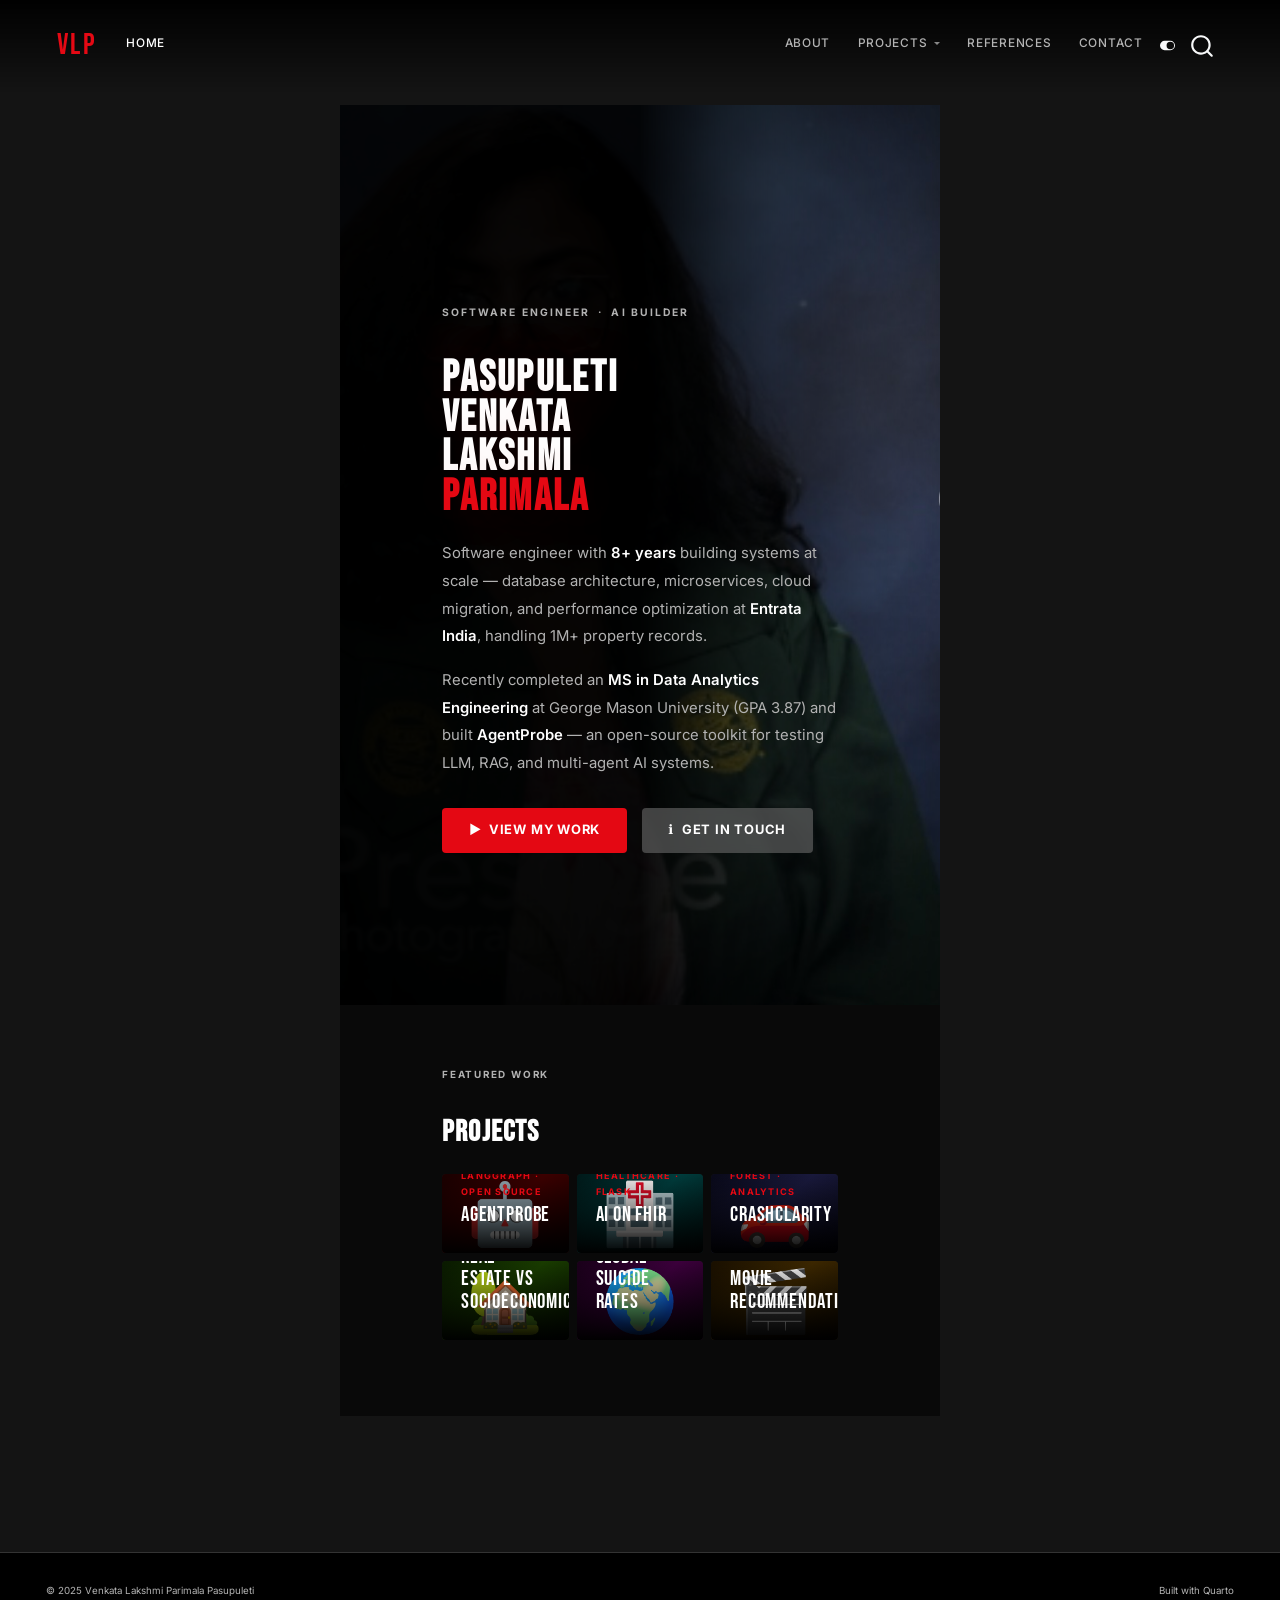
<file: docs/index.html>
<!DOCTYPE html>
<html xmlns="http://www.w3.org/1999/xhtml" lang="en" xml:lang="en"><head>

<meta charset="utf-8">
<meta name="generator" content="quarto-1.9.36">

<meta name="viewport" content="width=device-width, initial-scale=1.0, user-scalable=yes">


<title>VLP</title>
<style>
/* Default styles provided by pandoc.
** See https://pandoc.org/MANUAL.html#variables-for-html for config info.
*/
code{white-space: pre-wrap;}
span.smallcaps{font-variant: small-caps;}
div.columns{display: flex; gap: min(4vw, 1.5em);}
div.column{flex: auto; overflow-x: auto;}
div.hanging-indent{margin-left: 1.5em; text-indent: -1.5em;}
ul.task-list{list-style: none;}
ul.task-list li input[type="checkbox"] {
  width: 0.8em;
  margin: 0 0.8em 0.2em -1em; /* quarto-specific, see https://github.com/quarto-dev/quarto-cli/issues/4556 */ 
  vertical-align: middle;
}
</style>


<script src="site_libs/quarto-nav/quarto-nav.js"></script>
<script src="site_libs/quarto-nav/headroom.min.js"></script>
<script src="site_libs/clipboard/clipboard.min.js"></script>
<script src="site_libs/quarto-search/autocomplete.umd.js"></script>
<script src="site_libs/quarto-search/fuse.min.js"></script>
<script src="site_libs/quarto-search/quarto-search.js"></script>
<meta name="quarto:offset" content="./">
<link href="./images/myimage.jpg" rel="icon" type="image/jpeg">
<script src="site_libs/quarto-html/quarto.js" type="module"></script>
<script src="site_libs/quarto-html/tabsets/tabsets.js" type="module"></script>
<script src="site_libs/quarto-html/popper.min.js"></script>
<script src="site_libs/quarto-html/tippy.umd.min.js"></script>
<script src="site_libs/quarto-html/anchor.min.js"></script>
<link href="site_libs/quarto-html/tippy.css" rel="stylesheet">
<link href="site_libs/quarto-html/quarto-syntax-highlighting-dbc92dda8186f57fa2e333fbb71d6a9d.css" rel="stylesheet" class="quarto-color-scheme" id="quarto-text-highlighting-styles">
<link href="site_libs/quarto-html/quarto-syntax-highlighting-dark-dbc92dda8186f57fa2e333fbb71d6a9d.css" rel="stylesheet" class="quarto-color-scheme quarto-color-alternate" id="quarto-text-highlighting-styles">
<link href="site_libs/quarto-html/quarto-syntax-highlighting-dbc92dda8186f57fa2e333fbb71d6a9d.css" rel="stylesheet" class="quarto-color-scheme-extra" id="quarto-text-highlighting-styles">
<script src="site_libs/bootstrap/bootstrap.min.js"></script>
<link href="site_libs/bootstrap/bootstrap-icons.css" rel="stylesheet">
<link href="site_libs/bootstrap/bootstrap-f359c76eebcb751ca8f6a763dfcaf068.min.css" rel="stylesheet" append-hash="true" class="quarto-color-scheme" id="quarto-bootstrap" data-mode="light">
<link href="site_libs/bootstrap/bootstrap-dark-ee1acf71531af147f566b54c1d2030bc.min.css" rel="stylesheet" append-hash="true" class="quarto-color-scheme quarto-color-alternate" id="quarto-bootstrap" data-mode="dark">
<link href="site_libs/bootstrap/bootstrap-f359c76eebcb751ca8f6a763dfcaf068.min.css" rel="stylesheet" append-hash="true" class="quarto-color-scheme-extra" id="quarto-bootstrap" data-mode="light">
<script id="quarto-search-options" type="application/json">{
  "location": "navbar",
  "copy-button": false,
  "collapse-after": 3,
  "panel-placement": "end",
  "type": "overlay",
  "limit": 50,
  "keyboard-shortcut": [
    "f",
    "/",
    "s"
  ],
  "show-item-context": false,
  "language": {
    "search-no-results-text": "No results",
    "search-matching-documents-text": "matching documents",
    "search-copy-link-title": "Copy link to search",
    "search-hide-matches-text": "Hide additional matches",
    "search-more-match-text": "more match in this document",
    "search-more-matches-text": "more matches in this document",
    "search-clear-button-title": "Clear",
    "search-text-placeholder": "",
    "search-detached-cancel-button-title": "Cancel",
    "search-submit-button-title": "Submit",
    "search-label": "Search"
  }
}</script>
<style>html{ scroll-behavior: smooth; }</style>


</head>

<body class="nav-fixed quarto-dark"><script id="quarto-html-before-body" type="application/javascript">
    const toggleBodyColorMode = (bsSheetEl) => {
      const mode = bsSheetEl.getAttribute("data-mode");
      const bodyEl = window.document.querySelector("body");
      if (mode === "dark") {
        bodyEl.classList.add("quarto-dark");
        bodyEl.classList.remove("quarto-light");
      } else {
        bodyEl.classList.add("quarto-light");
        bodyEl.classList.remove("quarto-dark");
      }
    }
    const toggleBodyColorPrimary = () => {
      const bsSheetEl = window.document.querySelector("link#quarto-bootstrap:not([rel=disabled-stylesheet])");
      if (bsSheetEl) {
        toggleBodyColorMode(bsSheetEl);
      }
    }
    const setColorSchemeToggle = (alternate) => {
      const toggles = window.document.querySelectorAll('.quarto-color-scheme-toggle');
      for (let i=0; i < toggles.length; i++) {
        const toggle = toggles[i];
        if (toggle) {
          if (alternate) {
            toggle.classList.add("alternate");
          } else {
            toggle.classList.remove("alternate");
          }
        }
      }
    };
    const toggleColorMode = (alternate) => {
      // Switch the stylesheets
      const primaryStylesheets = window.document.querySelectorAll('link.quarto-color-scheme:not(.quarto-color-alternate)');
      const alternateStylesheets = window.document.querySelectorAll('link.quarto-color-scheme.quarto-color-alternate');
      manageTransitions('#quarto-margin-sidebar .nav-link', false);
      if (alternate) {
        // note: dark is layered on light, we don't disable primary!
        enableStylesheet(alternateStylesheets);
        for (const sheetNode of alternateStylesheets) {
          if (sheetNode.id === "quarto-bootstrap") {
            toggleBodyColorMode(sheetNode);
          }
        }
      } else {
        disableStylesheet(alternateStylesheets);
        enableStylesheet(primaryStylesheets)
        toggleBodyColorPrimary();
      }
      manageTransitions('#quarto-margin-sidebar .nav-link', true);
      // Switch the toggles
      setColorSchemeToggle(alternate)
      // Hack to workaround the fact that safari doesn't
      // properly recolor the scrollbar when toggling (#1455)
      if (navigator.userAgent.indexOf('Safari') > 0 && navigator.userAgent.indexOf('Chrome') == -1) {
        manageTransitions("body", false);
        window.scrollTo(0, 1);
        setTimeout(() => {
          window.scrollTo(0, 0);
          manageTransitions("body", true);
        }, 40);
      }
    }
    const disableStylesheet = (stylesheets) => {
      for (let i=0; i < stylesheets.length; i++) {
        const stylesheet = stylesheets[i];
        stylesheet.rel = 'disabled-stylesheet';
      }
    }
    const enableStylesheet = (stylesheets) => {
      for (let i=0; i < stylesheets.length; i++) {
        const stylesheet = stylesheets[i];
        if(stylesheet.rel !== 'stylesheet') { // for Chrome, which will still FOUC without this check
          stylesheet.rel = 'stylesheet';
        }
      }
    }
    const manageTransitions = (selector, allowTransitions) => {
      const els = window.document.querySelectorAll(selector);
      for (let i=0; i < els.length; i++) {
        const el = els[i];
        if (allowTransitions) {
          el.classList.remove('notransition');
        } else {
          el.classList.add('notransition');
        }
      }
    }
    const isFileUrl = () => {
      return window.location.protocol === 'file:';
    }
    const hasAlternateSentinel = () => {
      let styleSentinel = getColorSchemeSentinel();
      if (styleSentinel !== null) {
        return styleSentinel === "alternate";
      } else {
        return false;
      }
    }
    const setStyleSentinel = (alternate) => {
      const value = alternate ? "alternate" : "default";
      if (!isFileUrl()) {
        window.localStorage.setItem("quarto-color-scheme", value);
      } else {
        localAlternateSentinel = value;
      }
    }
    const getColorSchemeSentinel = () => {
      if (!isFileUrl()) {
        const storageValue = window.localStorage.getItem("quarto-color-scheme");
        return storageValue != null ? storageValue : localAlternateSentinel;
      } else {
        return localAlternateSentinel;
      }
    }
    const toggleGiscusIfUsed = (isAlternate, darkModeDefault) => {
      const baseTheme = document.querySelector('#giscus-base-theme')?.value ?? 'light';
      const alternateTheme = document.querySelector('#giscus-alt-theme')?.value ?? 'dark';
      let newTheme = '';
      if(authorPrefersDark) {
        newTheme = isAlternate ? baseTheme : alternateTheme;
      } else {
        newTheme = isAlternate ? alternateTheme : baseTheme;
      }
      const changeGiscusTheme = () => {
        // From: https://github.com/giscus/giscus/issues/336
        const sendMessage = (message) => {
          const iframe = document.querySelector('iframe.giscus-frame');
          if (!iframe) return;
          iframe.contentWindow.postMessage({ giscus: message }, 'https://giscus.app');
        }
        sendMessage({
          setConfig: {
            theme: newTheme
          }
        });
      }
      const isGiscussLoaded = window.document.querySelector('iframe.giscus-frame') !== null;
      if (isGiscussLoaded) {
        changeGiscusTheme();
      }
    };
    const authorPrefersDark = true;
    const darkModeDefault = authorPrefersDark;
    let localAlternateSentinel = darkModeDefault ? 'alternate' : 'default';
    // Dark / light mode switch
    window.quartoToggleColorScheme = () => {
      // Read the current dark / light value
      let toAlternate = !hasAlternateSentinel();
      toggleColorMode(toAlternate);
      setStyleSentinel(toAlternate);
      toggleGiscusIfUsed(toAlternate, darkModeDefault);
      window.dispatchEvent(new Event('resize'));
    };
    // Switch to dark mode if need be
    if (hasAlternateSentinel()) {
      toggleColorMode(true);
    } else {
      toggleColorMode(false);
    }
  </script>

<div id="quarto-search-results"></div>
  <header id="quarto-header" class="headroom fixed-top">
    <nav class="navbar navbar-expand-lg " data-bs-theme="dark">
      <div class="navbar-container container-fluid">
      <div class="navbar-brand-container mx-auto">
    <a class="navbar-brand" href="./index.html">
    <span class="navbar-title">VLP</span>
    </a>
  </div>
            <div id="quarto-search" class="" title="Search"></div>
          <button class="navbar-toggler" type="button" data-bs-toggle="collapse" data-bs-target="#navbarCollapse" aria-controls="navbarCollapse" role="menu" aria-expanded="false" aria-label="Toggle navigation" onclick="if (window.quartoToggleHeadroom) { window.quartoToggleHeadroom(); }">
  <span class="navbar-toggler-icon"></span>
</button>
          <div class="collapse navbar-collapse" id="navbarCollapse">
            <ul class="navbar-nav navbar-nav-scroll me-auto">
  <li class="nav-item">
    <a class="nav-link active" href="./index.html" aria-current="page"> 
<span class="menu-text">HOME</span></a>
  </li>  
</ul>
            <ul class="navbar-nav navbar-nav-scroll ms-auto">
  <li class="nav-item">
    <a class="nav-link" href="./about.html"> 
<span class="menu-text">ABOUT</span></a>
  </li>  
  <li class="nav-item dropdown ">
    <a class="nav-link dropdown-toggle" href="#" id="nav-menu-projects" role="link" data-bs-toggle="dropdown" aria-expanded="false">
 <span class="menu-text">PROJECTS</span>
    </a>
    <ul class="dropdown-menu dropdown-menu-end" aria-labelledby="nav-menu-projects">    
        <li>
    <a class="dropdown-item" href="./project_agentprobe.html">
 <span class="dropdown-text">AgentProbe — AI Testing Toolkit</span></a>
  </li>  
        <li>
    <a class="dropdown-item" href="./project_aifhir.html">
 <span class="dropdown-text">AI on FHIR — Medical NLP</span></a>
  </li>  
        <li>
    <a class="dropdown-item" href="./project_crashclarity.html">
 <span class="dropdown-text">CrashClarity — UK Road Safety</span></a>
  </li>  
        <li>
    <a class="dropdown-item" href="./project_suicide_rates.html">
 <span class="dropdown-text">Global Suicide Rates Analysis</span></a>
  </li>  
        <li>
    <a class="dropdown-item" href="./project_realestate.html">
 <span class="dropdown-text">Real Estate vs Socioeconomics</span></a>
  </li>  
    </ul>
  </li>
  <li class="nav-item">
    <a class="nav-link" href="./References.html"> 
<span class="menu-text">REFERENCES</span></a>
  </li>  
  <li class="nav-item">
    <a class="nav-link" href="./contact.html"> 
<span class="menu-text">CONTACT</span></a>
  </li>  
</ul>
          </div> <!-- /navcollapse -->
            <div class="quarto-navbar-tools">
  <a href="" class="quarto-color-scheme-toggle quarto-navigation-tool  px-1" onclick="window.quartoToggleColorScheme(); return false;" title="Toggle dark mode"><i class="bi"></i></a>
</div>
      </div> <!-- /container-fluid -->
    </nav>
</header>
<!-- content -->
<div id="quarto-content" class="quarto-container page-columns page-rows-contents page-layout-full page-navbar">
<!-- sidebar -->
<!-- margin-sidebar -->
    
<!-- main -->
<main class="content column-page" id="quarto-document-content"><header id="title-block-header" class="quarto-title-block"></header>





<style>
* { box-sizing: border-box; }
.hero-wrap {
  min-height: 100vh;
  background: linear-gradient(to right, rgba(0,0,0,0.96) 50%, rgba(0,0,0,0.55) 80%, rgba(0,0,0,0.2) 100%),
              url('images/IMG_0892.jpeg') right center / cover no-repeat;
  display: flex;
  align-items: center;
  padding: 0 8vw;
}
.proj-section {
  background: #0a0a0a;
  padding: 4rem 8vw 5rem;
  width: 100%;
}
.proj-grid {
  display: grid;
  grid-template-columns: repeat(3, 1fr);
  gap: 0.5rem;
  width: 100%;
}
.proj-card {
  position: relative;
  aspect-ratio: 16/10;
  overflow: hidden;
  cursor: pointer;
  background: #1a1a1a;
  border-radius: 4px;
  text-decoration: none !important;
  display: block;
}
.proj-card-bg {
  position: absolute; inset: 0;
  display: flex; align-items: center; justify-content: center;
  font-size: 4rem;
  transition: transform 0.5s ease;
  line-height: 1;
}
.proj-card:hover .proj-card-bg { transform: scale(1.1); }
.proj-overlay {
  position: absolute; inset: 0;
  background: linear-gradient(to top, rgba(0,0,0,0.97) 0%, rgba(0,0,0,0.4) 55%, transparent 100%);
  display: flex; flex-direction: column; justify-content: flex-end;
  padding: 1.25rem;
  transition: background 0.3s;
}
.proj-card:hover .proj-overlay {
  background: linear-gradient(to top, rgba(229,9,20,0.25) 0%, rgba(0,0,0,0.85) 100%);
}
.proj-tag {
  font-size: 0.6rem; font-weight: 700; letter-spacing: 0.14em;
  text-transform: uppercase; color: #e50914; margin-bottom: 0.3rem;
}
.proj-title {
  font-family: 'Bebas Neue', Impact, sans-serif;
  font-size: 1.35rem; letter-spacing: 0.04em; color: #fff;
  line-height: 1.1; margin-bottom: 0;
  transition: margin-bottom 0.3s;
}
.proj-desc {
  font-size: 0.74rem; color: #ccc; line-height: 1.55;
  max-height: 0; overflow: hidden;
  transition: max-height 0.4s ease, opacity 0.3s, margin 0.3s;
  opacity: 0; margin-top: 0;
}
.proj-card:hover .proj-title { margin-bottom: 0.5rem; }
.proj-card:hover .proj-desc { max-height: 80px; opacity: 1; margin-top: 0; }
.proj-link {
  display: inline-block; margin-top: 0.5rem;
  font-size: 0.68rem; font-weight: 700; letter-spacing: 0.1em;
  text-transform: uppercase; color: #e50914;
  max-height: 0; overflow: hidden; opacity: 0;
  transition: max-height 0.4s ease, opacity 0.3s 0.1s;
}
.proj-card:hover .proj-link { max-height: 30px; opacity: 1; }
@media(max-width:900px){ .proj-grid { grid-template-columns: 1fr 1fr; } .hero-wrap { padding: 0 6vw; } }
@media(max-width:540px){ .proj-grid { grid-template-columns: 1fr; } }
</style>

<!-- ── HERO ── -->
<div class="hero-wrap">
<div style="max-width:620px; padding: 7rem 0 4rem;">

  <p style="font-size:0.68rem;letter-spacing:0.2em;text-transform:uppercase;color:#e50914;font-weight:700;margin-bottom:1.25rem;">
    Software Engineer &nbsp;·&nbsp; AI Builder
  </p>

  <h1 style="font-family:'Bebas Neue',Impact,sans-serif;font-size:clamp(3.5rem,9vw,7.5rem);line-height:0.93;letter-spacing:0.04em;color:#fff;margin:0 0 1.5rem;text-shadow:0 0 60px rgba(229,9,20,0.2);">
    PASUPULETI<br>VENKATA<br>LAKSHMI<br><span style="color:#e50914;">PARIMALA</span>
  </h1>

  <p style="font-size:0.98rem;color:#b3b3b3;max-width:44ch;line-height:1.85;margin-bottom:1.1rem;">
    Software engineer with <strong style="color:#fff;">8+ years</strong> building systems at scale — database architecture, microservices, cloud migration, and performance optimization at <strong style="color:#fff;">Entrata India</strong>, handling 1M+ property records.
  </p>
  <p style="font-size:0.98rem;color:#b3b3b3;max-width:44ch;line-height:1.85;margin-bottom:2rem;">
    Recently completed an <strong style="color:#fff;">MS in Data Analytics Engineering</strong> at George Mason University (GPA&nbsp;3.87) and built <strong style="color:#fff;">AgentProbe</strong> — an open-source toolkit for testing LLM, RAG, and multi-agent AI systems.
  </p>

  <div style="display:flex;gap:1rem;flex-wrap:wrap;">
    <a href="about.html" style="display:inline-flex;align-items:center;gap:0.5rem;background:#e50914;color:#fff !important;padding:0.75rem 1.75rem;border-radius:4px;font-size:0.85rem;font-weight:700;text-decoration:none !important;letter-spacing:0.06em;">▶ &nbsp;VIEW MY WORK</a>
    <a href="contact.html" style="display:inline-flex;align-items:center;gap:0.5rem;background:rgba(109,109,109,0.6);color:#fff !important;padding:0.75rem 1.75rem;border-radius:4px;font-size:0.85rem;font-weight:700;text-decoration:none !important;letter-spacing:0.06em;backdrop-filter:blur(4px);">ℹ &nbsp;GET IN TOUCH</a>
  </div>
</div>
</div>

<!-- ── PROJECTS ── -->
<div class="proj-section">
  <p style="font-size:0.65rem;letter-spacing:0.18em;text-transform:uppercase;color:#e50914;font-weight:700;margin-bottom:0.4rem;">Featured Work</p>
  <h2 style="font-family:'Bebas Neue',Impact,sans-serif;font-size:2.4rem;letter-spacing:0.05em;color:#fff;margin:0 0 1.5rem;border:none !important;padding:0 !important;" class="anchored">PROJECTS</h2>

  <div class="proj-grid">

    <a class="proj-card" href="project_agentprobe.html">
      <div class="proj-card-bg" style="background:linear-gradient(135deg,#1a0000,#3d0000,#1a0000);">🤖</div>
      <div class="proj-overlay">
        <div class="proj-tag">AI · LangGraph · Open Source</div>
        <div class="proj-title">AgentProbe</div>
        <div class="proj-desc">Pre-deployment testing toolkit for LLM, RAG, and multi-agent systems. Three adaptive agents. Runs 100% locally.</div>
        <span class="proj-link">View Project ↗</span>
      </div>
    </a>

    <a class="proj-card" href="project_aifhir.html">
      <div class="proj-card-bg" style="background:linear-gradient(135deg,#001a1a,#003d3d,#001a1a);">🏥</div>
      <div class="proj-overlay">
        <div class="proj-tag">NLP · Healthcare · Flask</div>
        <div class="proj-title">AI on FHIR</div>
        <div class="proj-desc">Natural language queries mapped to FHIR medical APIs using LLMs and BERT. HIPAA-compliant. 60% faster retrieval.</div>
        <span class="proj-link">View Project ↗</span>
      </div>
    </a>

    <a class="proj-card" href="project_crashclarity.html">
      <div class="proj-card-bg" style="background:linear-gradient(135deg,#0a0a1a,#1a1a3d,#0a0a1a);">🚗</div>
      <div class="proj-overlay">
        <div class="proj-tag">R · Random Forest · Analytics</div>
        <div class="proj-title">CrashClarity</div>
        <div class="proj-desc">UK road accident analysis. Random Forest &amp; Logistic Regression with 85%+ accuracy. Interactive dashboards.</div>
        <span class="proj-link">View Project ↗</span>
      </div>
    </a>

    <a class="proj-card" href="project_realestate.html">
      <div class="proj-card-bg" style="background:linear-gradient(135deg,#0a1a00,#1a3d00,#0a1a00);">🏡</div>
      <div class="proj-overlay">
        <div class="proj-tag">Python · XGBoost · Docker</div>
        <div class="proj-title">Real Estate vs Socioeconomics</div>
        <div class="proj-desc">XGBoost &amp; PyTorch models on Connecticut real estate vs crime, education &amp; healthcare access (2001–2022).</div>
        <span class="proj-link">View Project ↗</span>
      </div>
    </a>

    <a class="proj-card" href="project_suicide_rates.html">
      <div class="proj-card-bg" style="background:linear-gradient(135deg,#1a001a,#3d003d,#1a001a);">🌍</div>
      <div class="proj-overlay">
        <div class="proj-tag">R · ggplot2 · WHO Data</div>
        <div class="proj-title">Global Suicide Rates</div>
        <div class="proj-desc">WHO suicide rate visualization across 190+ countries (1950–2022). Interactive maps, age group breakdowns.</div>
        <span class="proj-link">View Project ↗</span>
      </div>
    </a>

    <a class="proj-card" href="about.html">
      <div class="proj-card-bg" style="background:linear-gradient(135deg,#1a1000,#3d2800,#1a1000);">🎬</div>
      <div class="proj-overlay">
        <div class="proj-tag">Python · KNN · Power BI</div>
        <div class="proj-title">Movie Recommendation</div>
        <div class="proj-desc">KNN and collaborative filtering on MovieLens. Weighted vs unweighted similarity benchmarking with Power BI dashboards.</div>
        <span class="proj-link">View More ↗</span>
      </div>
    </a>

  </div>
</div>



</main> <!-- /main -->
<script id="quarto-html-after-body" type="application/javascript">
  window.document.addEventListener("DOMContentLoaded", function (event) {
    // Ensure there is a toggle, if there isn't float one in the top right
    if (window.document.querySelector('.quarto-color-scheme-toggle') === null) {
      const a = window.document.createElement('a');
      a.classList.add('top-right');
      a.classList.add('quarto-color-scheme-toggle');
      a.href = "";
      a.onclick = function() { try { window.quartoToggleColorScheme(); } catch {} return false; };
      const i = window.document.createElement("i");
      i.classList.add('bi');
      a.appendChild(i);
      window.document.body.appendChild(a);
    }
    setColorSchemeToggle(hasAlternateSentinel())
    const icon = "";
    const anchorJS = new window.AnchorJS();
    anchorJS.options = {
      placement: 'right',
      icon: icon
    };
    anchorJS.add('.anchored');
    const isCodeAnnotation = (el) => {
      for (const clz of el.classList) {
        if (clz.startsWith('code-annotation-')) {                     
          return true;
        }
      }
      return false;
    }
    const onCopySuccess = function(e) {
      // button target
      const button = e.trigger;
      // don't keep focus
      button.blur();
      // flash "checked"
      button.classList.add('code-copy-button-checked');
      var currentTitle = button.getAttribute("title");
      button.setAttribute("title", "Copied!");
      let tooltip;
      if (window.bootstrap) {
        button.setAttribute("data-bs-toggle", "tooltip");
        button.setAttribute("data-bs-placement", "left");
        button.setAttribute("data-bs-title", "Copied!");
        tooltip = new bootstrap.Tooltip(button, 
          { trigger: "manual", 
            customClass: "code-copy-button-tooltip",
            offset: [0, -8]});
        tooltip.show();    
      }
      setTimeout(function() {
        if (tooltip) {
          tooltip.hide();
          button.removeAttribute("data-bs-title");
          button.removeAttribute("data-bs-toggle");
          button.removeAttribute("data-bs-placement");
        }
        button.setAttribute("title", currentTitle);
        button.classList.remove('code-copy-button-checked');
      }, 1000);
      // clear code selection
      e.clearSelection();
    }
    const getTextToCopy = function(trigger) {
      const outerScaffold = trigger.parentElement.cloneNode(true);
      const codeEl = outerScaffold.querySelector('code');
      for (const childEl of codeEl.children) {
        if (isCodeAnnotation(childEl)) {
          childEl.remove();
        }
      }
      return codeEl.innerText;
    }
    const clipboard = new window.ClipboardJS('.code-copy-button:not([data-in-quarto-modal])', {
      text: getTextToCopy
    });
    clipboard.on('success', onCopySuccess);
    if (window.document.getElementById('quarto-embedded-source-code-modal')) {
      const clipboardModal = new window.ClipboardJS('.code-copy-button[data-in-quarto-modal]', {
        text: getTextToCopy,
        container: window.document.getElementById('quarto-embedded-source-code-modal')
      });
      clipboardModal.on('success', onCopySuccess);
    }
      var localhostRegex = new RegExp(/^(?:http|https):\/\/localhost\:?[0-9]*\//);
      var mailtoRegex = new RegExp(/^mailto:/);
        var filterRegex = new RegExp('/' + window.location.host + '/');
      var isInternal = (href) => {
          return filterRegex.test(href) || localhostRegex.test(href) || mailtoRegex.test(href);
      }
      // Inspect non-navigation links and adorn them if external
     var links = window.document.querySelectorAll('a[href]:not(.nav-link):not(.navbar-brand):not(.toc-action):not(.sidebar-link):not(.sidebar-item-toggle):not(.pagination-link):not(.no-external):not([aria-hidden]):not(.dropdown-item):not(.quarto-navigation-tool):not(.about-link)');
      for (var i=0; i<links.length; i++) {
        const link = links[i];
        if (!isInternal(link.href)) {
          // undo the damage that might have been done by quarto-nav.js in the case of
          // links that we want to consider external
          if (link.dataset.originalHref !== undefined) {
            link.href = link.dataset.originalHref;
          }
            // target, if specified
            link.setAttribute("target", "_blank");
            if (link.getAttribute("rel") === null) {
              link.setAttribute("rel", "noopener");
            }
        }
      }
    function tippyHover(el, contentFn, onTriggerFn, onUntriggerFn) {
      const config = {
        allowHTML: true,
        maxWidth: 500,
        delay: 100,
        arrow: false,
        appendTo: function(el) {
            return el.parentElement;
        },
        interactive: true,
        interactiveBorder: 10,
        theme: 'quarto',
        placement: 'bottom-start',
      };
      if (contentFn) {
        config.content = contentFn;
      }
      if (onTriggerFn) {
        config.onTrigger = onTriggerFn;
      }
      if (onUntriggerFn) {
        config.onUntrigger = onUntriggerFn;
      }
      window.tippy(el, config); 
    }
    const noterefs = window.document.querySelectorAll('a[role="doc-noteref"]');
    for (var i=0; i<noterefs.length; i++) {
      const ref = noterefs[i];
      tippyHover(ref, function() {
        // use id or data attribute instead here
        let href = ref.getAttribute('data-footnote-href') || ref.getAttribute('href');
        try { href = new URL(href).hash; } catch {}
        const id = href.replace(/^#\/?/, "");
        const note = window.document.getElementById(id);
        if (note) {
          return note.innerHTML;
        } else {
          return "";
        }
      });
    }
    const xrefs = window.document.querySelectorAll('a.quarto-xref');
    const processXRef = (id, note) => {
      // Strip column container classes
      const stripColumnClz = (el) => {
        el.classList.remove("page-full", "page-columns");
        if (el.children) {
          for (const child of el.children) {
            stripColumnClz(child);
          }
        }
      }
      stripColumnClz(note)
      if (id === null || id.startsWith('sec-')) {
        // Special case sections, only their first couple elements
        const container = document.createElement("div");
        if (note.children && note.children.length > 2) {
          container.appendChild(note.children[0].cloneNode(true));
          for (let i = 1; i < note.children.length; i++) {
            const child = note.children[i];
            if (child.tagName === "P" && child.innerText === "") {
              continue;
            } else {
              container.appendChild(child.cloneNode(true));
              break;
            }
          }
          if (window.Quarto?.typesetMath) {
            window.Quarto.typesetMath(container);
          }
          return container.innerHTML
        } else {
          if (window.Quarto?.typesetMath) {
            window.Quarto.typesetMath(note);
          }
          return note.innerHTML;
        }
      } else {
        // Remove any anchor links if they are present
        const anchorLink = note.querySelector('a.anchorjs-link');
        if (anchorLink) {
          anchorLink.remove();
        }
        if (window.Quarto?.typesetMath) {
          window.Quarto.typesetMath(note);
        }
        if (note.classList.contains("callout")) {
          return note.outerHTML;
        } else {
          return note.innerHTML;
        }
      }
    }
    for (var i=0; i<xrefs.length; i++) {
      const xref = xrefs[i];
      tippyHover(xref, undefined, function(instance) {
        instance.disable();
        let url = xref.getAttribute('href');
        let hash = undefined; 
        if (url.startsWith('#')) {
          hash = url;
        } else {
          try { hash = new URL(url).hash; } catch {}
        }
        if (hash) {
          const id = hash.replace(/^#\/?/, "");
          const note = window.document.getElementById(id);
          if (note !== null) {
            try {
              const html = processXRef(id, note.cloneNode(true));
              instance.setContent(html);
            } finally {
              instance.enable();
              instance.show();
            }
          } else {
            // See if we can fetch this
            fetch(url.split('#')[0])
            .then(res => res.text())
            .then(html => {
              const parser = new DOMParser();
              const htmlDoc = parser.parseFromString(html, "text/html");
              const note = htmlDoc.getElementById(id);
              if (note !== null) {
                const html = processXRef(id, note);
                instance.setContent(html);
              } 
            }).finally(() => {
              instance.enable();
              instance.show();
            });
          }
        } else {
          // See if we can fetch a full url (with no hash to target)
          // This is a special case and we should probably do some content thinning / targeting
          fetch(url)
          .then(res => res.text())
          .then(html => {
            const parser = new DOMParser();
            const htmlDoc = parser.parseFromString(html, "text/html");
            const note = htmlDoc.querySelector('main.content');
            if (note !== null) {
              // This should only happen for chapter cross references
              // (since there is no id in the URL)
              // remove the first header
              if (note.children.length > 0 && note.children[0].tagName === "HEADER") {
                note.children[0].remove();
              }
              const html = processXRef(null, note);
              instance.setContent(html);
            } 
          }).finally(() => {
            instance.enable();
            instance.show();
          });
        }
      }, function(instance) {
      });
    }
        let selectedAnnoteEl;
        const selectorForAnnotation = ( cell, annotation) => {
          let cellAttr = 'data-code-cell="' + cell + '"';
          let lineAttr = 'data-code-annotation="' +  annotation + '"';
          const selector = 'span[' + cellAttr + '][' + lineAttr + ']';
          return selector;
        }
        const selectCodeLines = (annoteEl) => {
          const doc = window.document;
          const targetCell = annoteEl.getAttribute("data-target-cell");
          const targetAnnotation = annoteEl.getAttribute("data-target-annotation");
          const annoteSpan = window.document.querySelector(selectorForAnnotation(targetCell, targetAnnotation));
          const lines = annoteSpan.getAttribute("data-code-lines").split(",");
          const lineIds = lines.map((line) => {
            return targetCell + "-" + line;
          })
          let top = null;
          let height = null;
          let parent = null;
          if (lineIds.length > 0) {
              //compute the position of the single el (top and bottom and make a div)
              const el = window.document.getElementById(lineIds[0]);
              top = el.offsetTop;
              height = el.offsetHeight;
              parent = el.parentElement.parentElement;
            if (lineIds.length > 1) {
              const lastEl = window.document.getElementById(lineIds[lineIds.length - 1]);
              const bottom = lastEl.offsetTop + lastEl.offsetHeight;
              height = bottom - top;
            }
            if (top !== null && height !== null && parent !== null) {
              // cook up a div (if necessary) and position it 
              let div = window.document.getElementById("code-annotation-line-highlight");
              if (div === null) {
                div = window.document.createElement("div");
                div.setAttribute("id", "code-annotation-line-highlight");
                div.style.position = 'absolute';
                parent.appendChild(div);
              }
              div.style.top = top - 2 + "px";
              div.style.height = height + 4 + "px";
              div.style.left = 0;
              let gutterDiv = window.document.getElementById("code-annotation-line-highlight-gutter");
              if (gutterDiv === null) {
                gutterDiv = window.document.createElement("div");
                gutterDiv.setAttribute("id", "code-annotation-line-highlight-gutter");
                gutterDiv.style.position = 'absolute';
                const codeCell = window.document.getElementById(targetCell);
                const gutter = codeCell.querySelector('.code-annotation-gutter');
                gutter.appendChild(gutterDiv);
              }
              gutterDiv.style.top = top - 2 + "px";
              gutterDiv.style.height = height + 4 + "px";
            }
            selectedAnnoteEl = annoteEl;
          }
        };
        const unselectCodeLines = () => {
          const elementsIds = ["code-annotation-line-highlight", "code-annotation-line-highlight-gutter"];
          elementsIds.forEach((elId) => {
            const div = window.document.getElementById(elId);
            if (div) {
              div.remove();
            }
          });
          selectedAnnoteEl = undefined;
        };
          // Handle positioning of the toggle
      window.addEventListener(
        "resize",
        throttle(() => {
          elRect = undefined;
          if (selectedAnnoteEl) {
            selectCodeLines(selectedAnnoteEl);
          }
        }, 10)
      );
      function throttle(fn, ms) {
      let throttle = false;
      let timer;
        return (...args) => {
          if(!throttle) { // first call gets through
              fn.apply(this, args);
              throttle = true;
          } else { // all the others get throttled
              if(timer) clearTimeout(timer); // cancel #2
              timer = setTimeout(() => {
                fn.apply(this, args);
                timer = throttle = false;
              }, ms);
          }
        };
      }
        // Attach click handler to the DT
        const annoteDls = window.document.querySelectorAll('dt[data-target-cell]');
        for (const annoteDlNode of annoteDls) {
          annoteDlNode.addEventListener('click', (event) => {
            const clickedEl = event.target;
            if (clickedEl !== selectedAnnoteEl) {
              unselectCodeLines();
              const activeEl = window.document.querySelector('dt[data-target-cell].code-annotation-active');
              if (activeEl) {
                activeEl.classList.remove('code-annotation-active');
              }
              selectCodeLines(clickedEl);
              clickedEl.classList.add('code-annotation-active');
            } else {
              // Unselect the line
              unselectCodeLines();
              clickedEl.classList.remove('code-annotation-active');
            }
          });
        }
    const findCites = (el) => {
      const parentEl = el.parentElement;
      if (parentEl) {
        const cites = parentEl.dataset.cites;
        if (cites) {
          return {
            el,
            cites: cites.split(' ')
          };
        } else {
          return findCites(el.parentElement)
        }
      } else {
        return undefined;
      }
    };
    var bibliorefs = window.document.querySelectorAll('a[role="doc-biblioref"]');
    for (var i=0; i<bibliorefs.length; i++) {
      const ref = bibliorefs[i];
      const citeInfo = findCites(ref);
      if (citeInfo) {
        tippyHover(citeInfo.el, function() {
          var popup = window.document.createElement('div');
          citeInfo.cites.forEach(function(cite) {
            var citeDiv = window.document.createElement('div');
            citeDiv.classList.add('hanging-indent');
            citeDiv.classList.add('csl-entry');
            var biblioDiv = window.document.getElementById('ref-' + cite);
            if (biblioDiv) {
              citeDiv.innerHTML = biblioDiv.innerHTML;
            }
            popup.appendChild(citeDiv);
          });
          return popup.innerHTML;
        });
      }
    }
  });
  </script>
</div> <!-- /content -->
<footer class="footer">
  <div class="nav-footer">
    <div class="nav-footer-left">
<p>© 2025 Venkata Lakshmi Parimala Pasupuleti</p>
</div>   
    <div class="nav-footer-center">
      &nbsp;
    </div>
    <div class="nav-footer-right">
<p>Built with Quarto</p>
</div>
  </div>
</footer>




<script src="site_libs/quarto-html/zenscroll-min.js"></script>
</body></html>
</file>
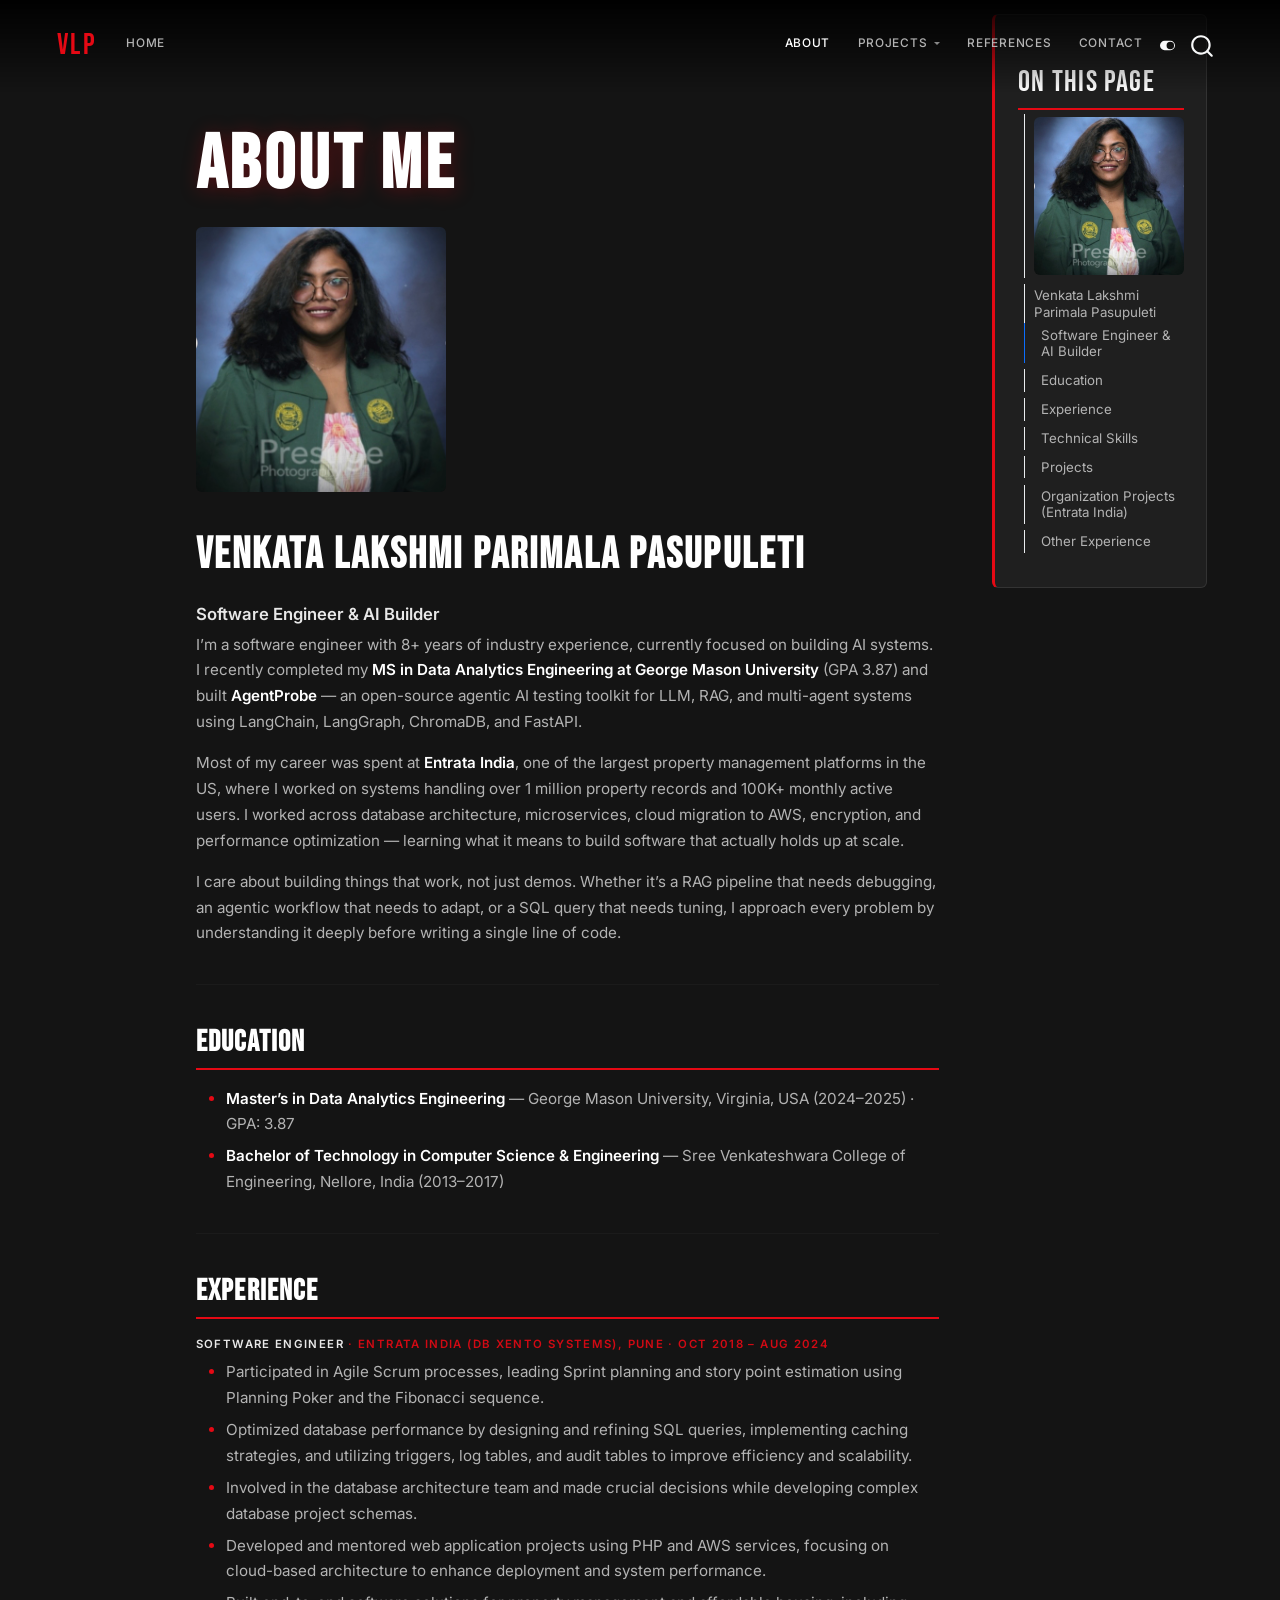
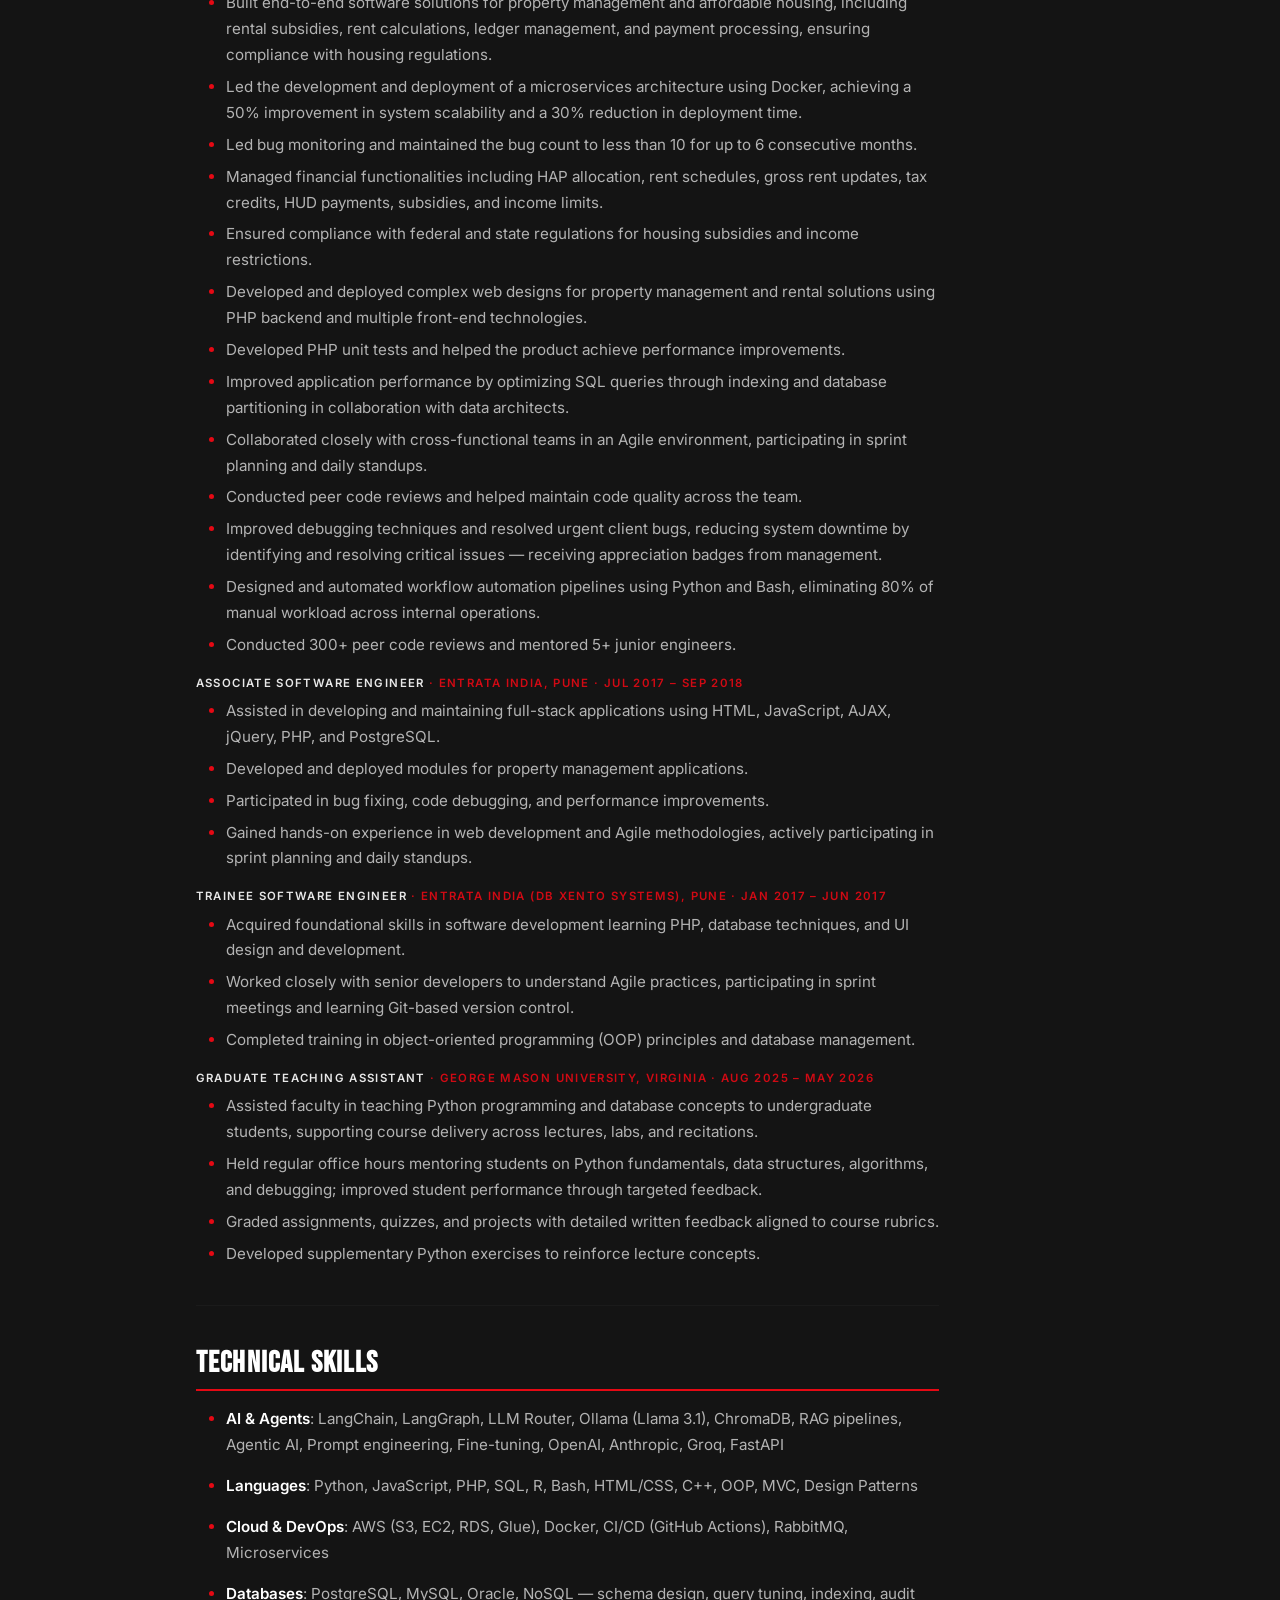
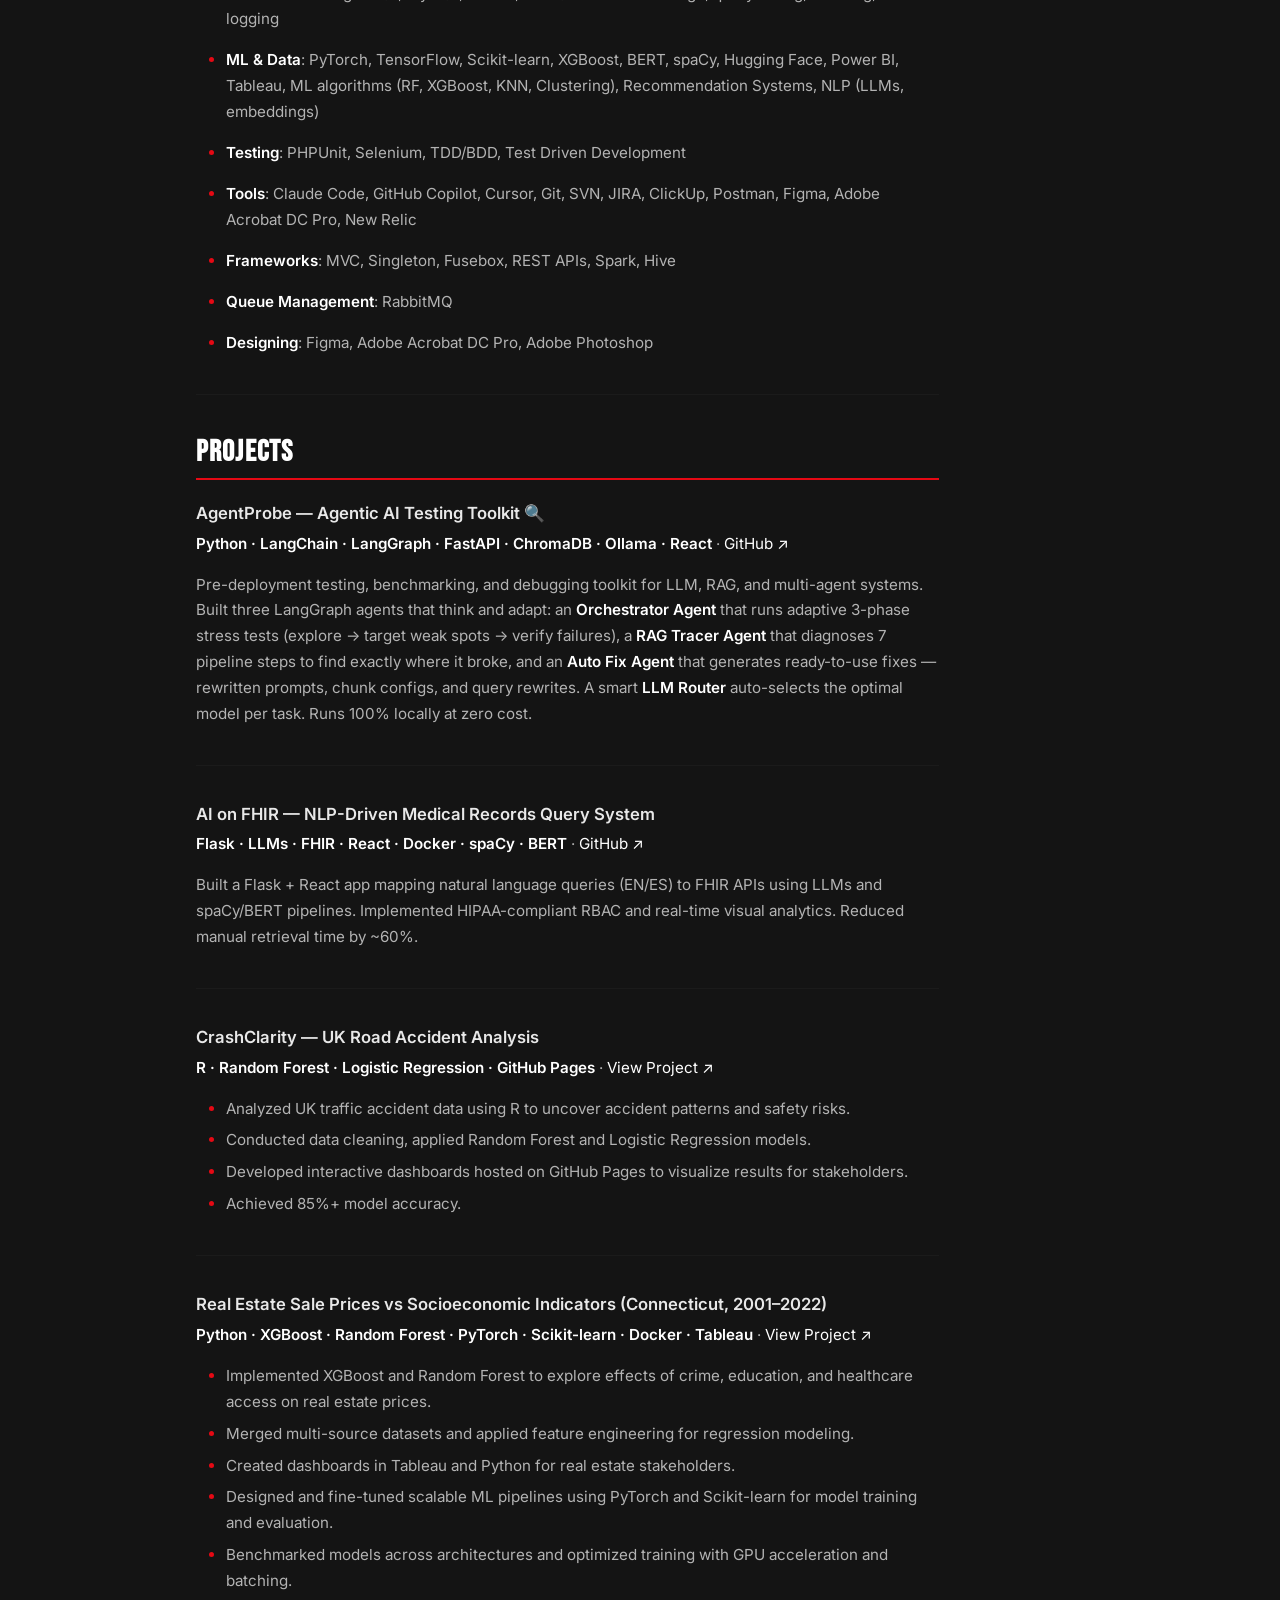
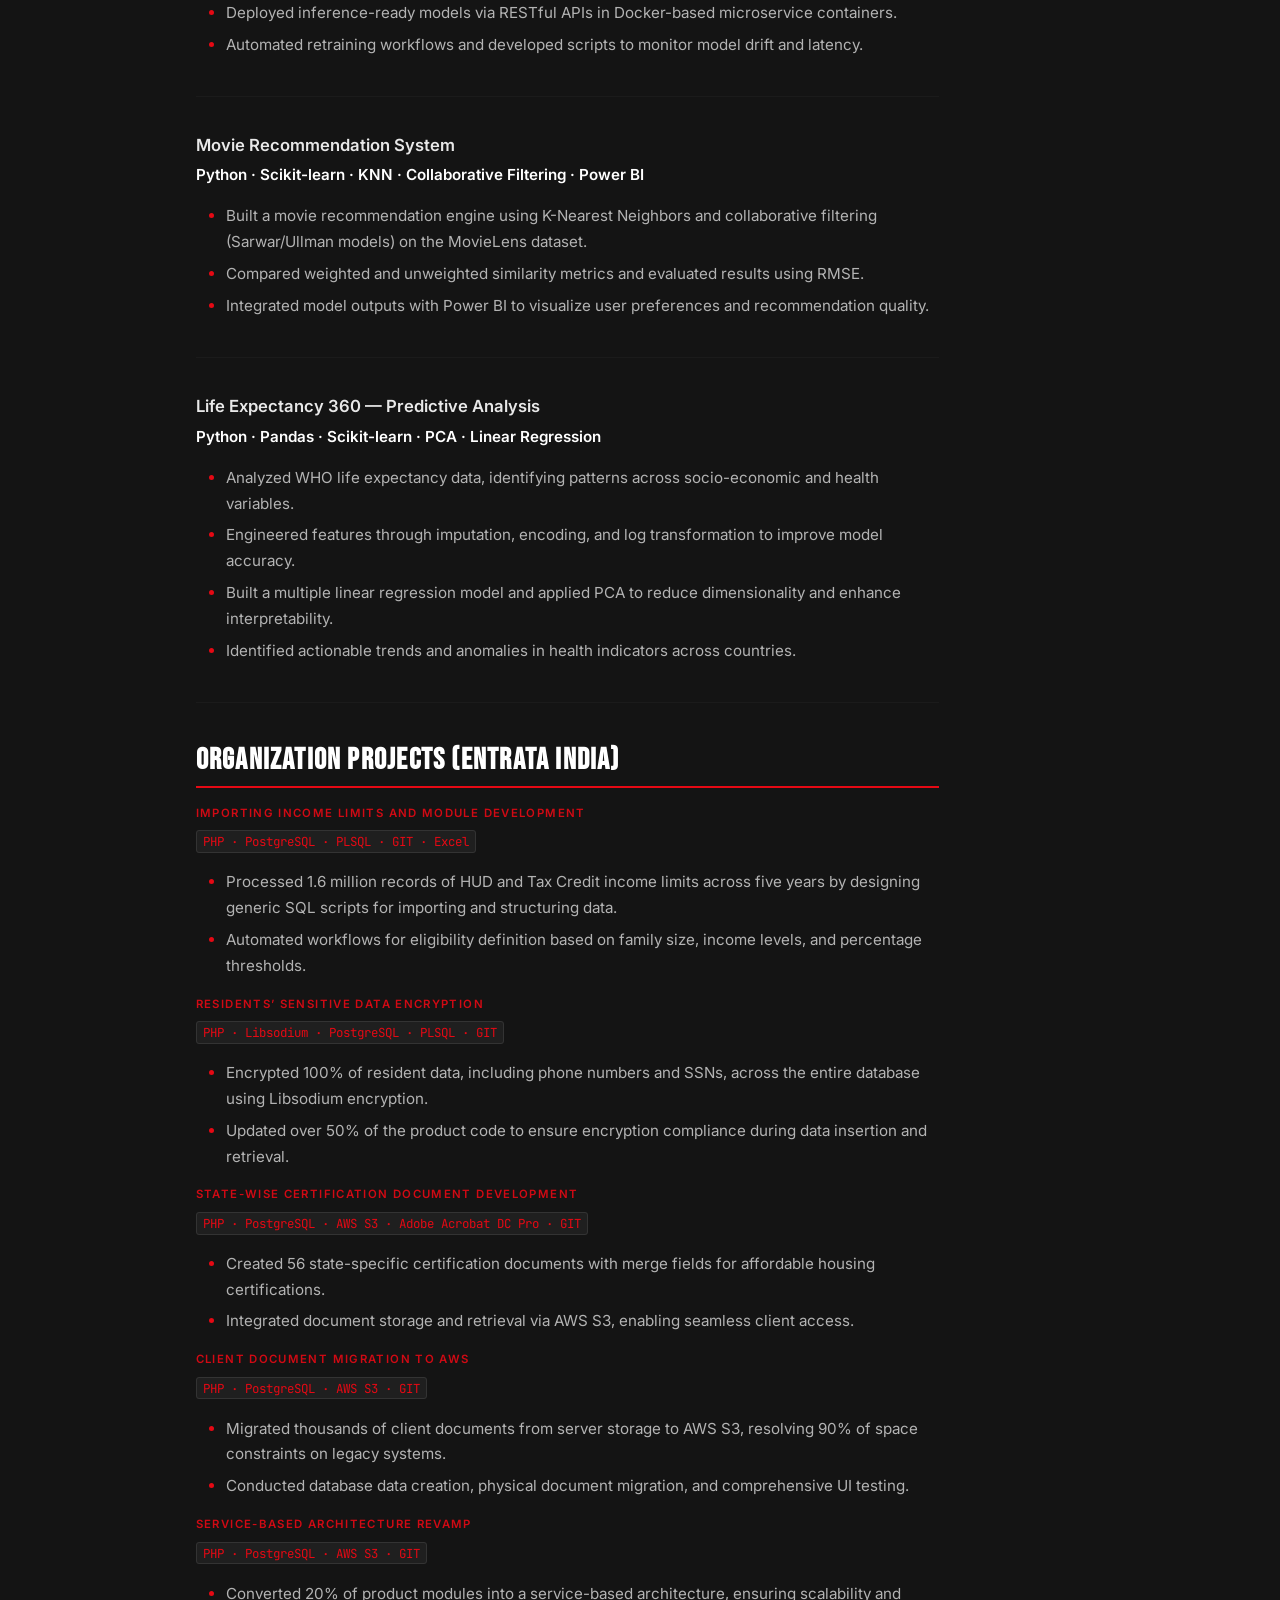
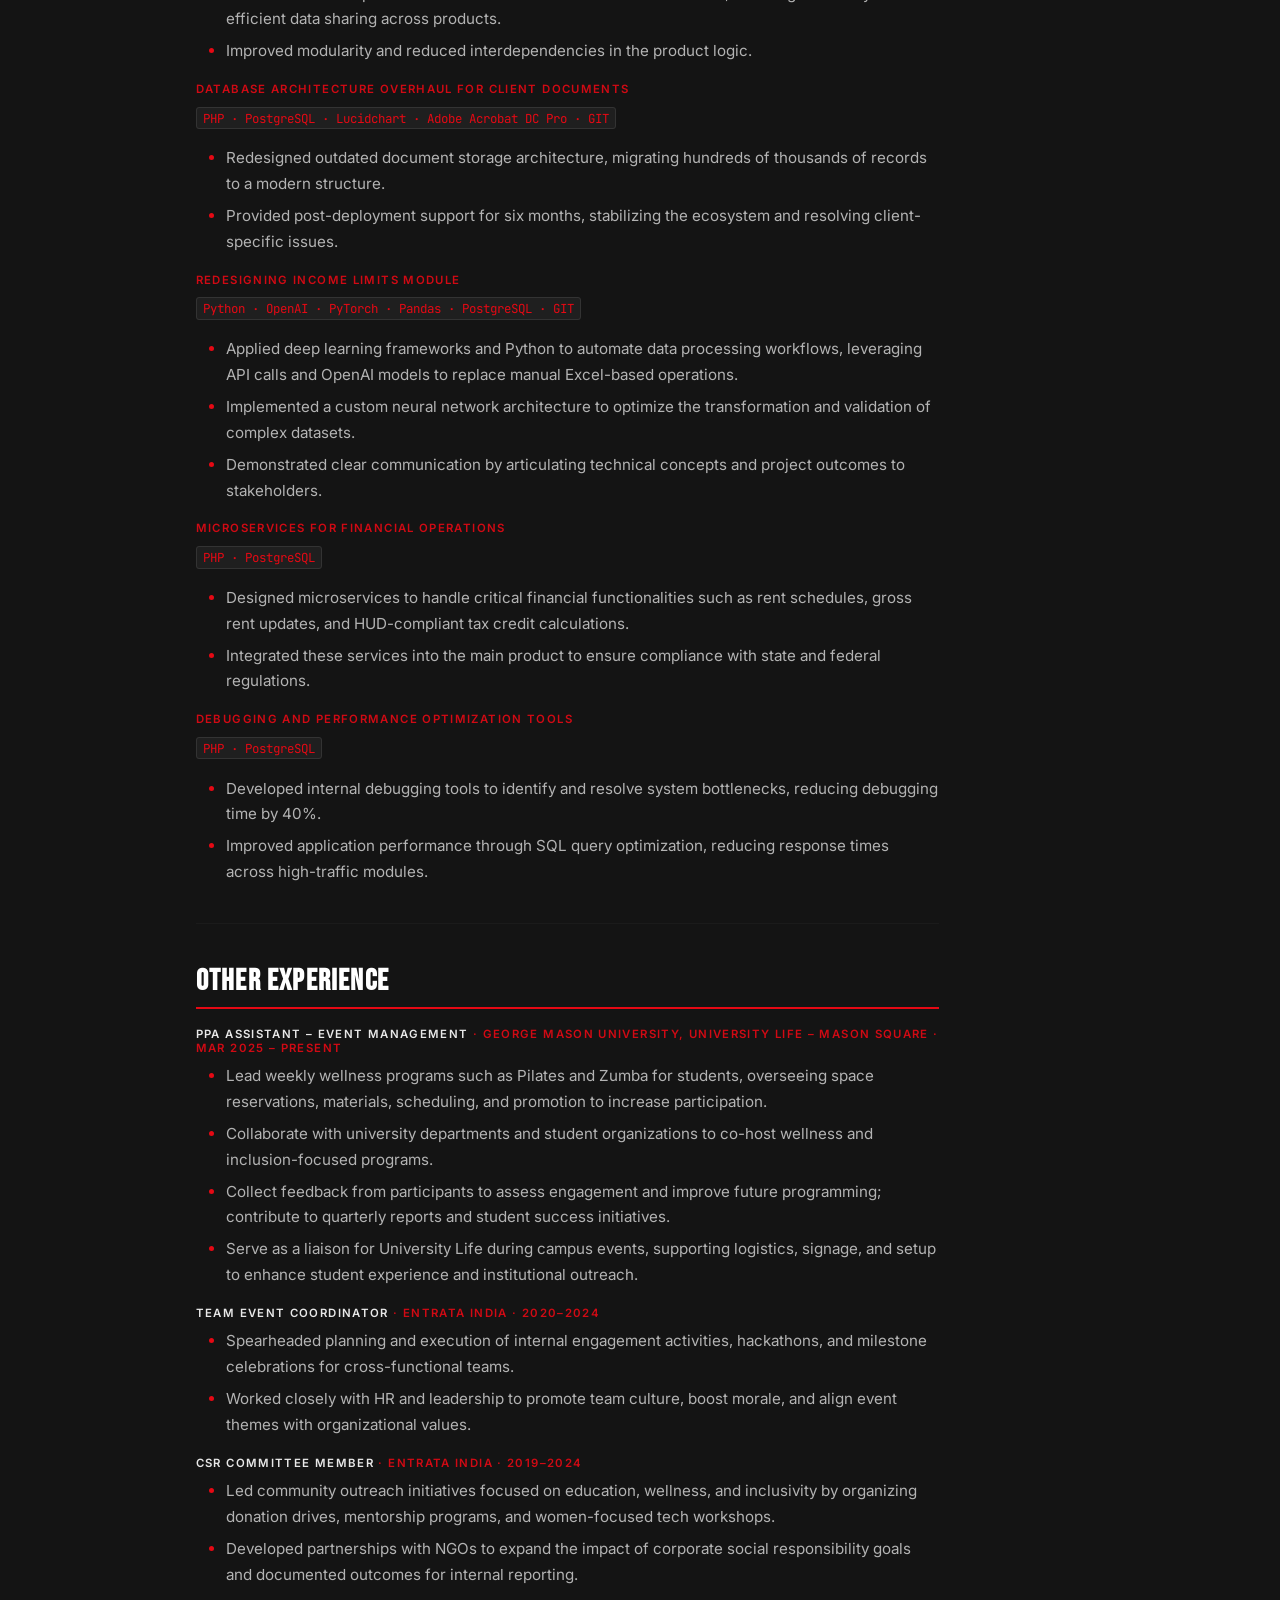
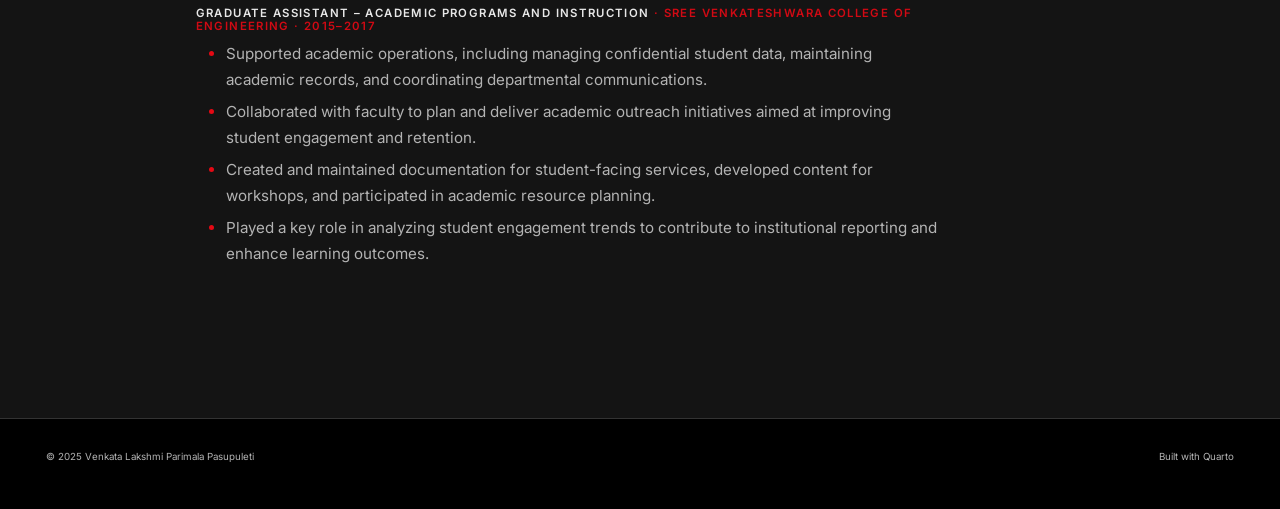
<file: docs/about.html>
<!DOCTYPE html>
<html xmlns="http://www.w3.org/1999/xhtml" lang="en" xml:lang="en"><head>

<meta charset="utf-8">
<meta name="generator" content="quarto-1.9.36">

<meta name="viewport" content="width=device-width, initial-scale=1.0, user-scalable=yes">


<title>About Me – VLP</title>
<style>
/* Default styles provided by pandoc.
** See https://pandoc.org/MANUAL.html#variables-for-html for config info.
*/
code{white-space: pre-wrap;}
span.smallcaps{font-variant: small-caps;}
div.columns{display: flex; gap: min(4vw, 1.5em);}
div.column{flex: auto; overflow-x: auto;}
div.hanging-indent{margin-left: 1.5em; text-indent: -1.5em;}
ul.task-list{list-style: none;}
ul.task-list li input[type="checkbox"] {
  width: 0.8em;
  margin: 0 0.8em 0.2em -1em; /* quarto-specific, see https://github.com/quarto-dev/quarto-cli/issues/4556 */ 
  vertical-align: middle;
}
</style>


<script src="site_libs/quarto-nav/quarto-nav.js"></script>
<script src="site_libs/quarto-nav/headroom.min.js"></script>
<script src="site_libs/clipboard/clipboard.min.js"></script>
<script src="site_libs/quarto-search/autocomplete.umd.js"></script>
<script src="site_libs/quarto-search/fuse.min.js"></script>
<script src="site_libs/quarto-search/quarto-search.js"></script>
<meta name="quarto:offset" content="./">
<link href="./images/myimage.jpg" rel="icon" type="image/jpeg">
<script src="site_libs/quarto-html/quarto.js" type="module"></script>
<script src="site_libs/quarto-html/tabsets/tabsets.js" type="module"></script>
<script src="site_libs/quarto-html/popper.min.js"></script>
<script src="site_libs/quarto-html/tippy.umd.min.js"></script>
<script src="site_libs/quarto-html/anchor.min.js"></script>
<link href="site_libs/quarto-html/tippy.css" rel="stylesheet">
<link href="site_libs/quarto-html/quarto-syntax-highlighting-dbc92dda8186f57fa2e333fbb71d6a9d.css" rel="stylesheet" class="quarto-color-scheme" id="quarto-text-highlighting-styles">
<link href="site_libs/quarto-html/quarto-syntax-highlighting-dark-dbc92dda8186f57fa2e333fbb71d6a9d.css" rel="stylesheet" class="quarto-color-scheme quarto-color-alternate" id="quarto-text-highlighting-styles">
<link href="site_libs/quarto-html/quarto-syntax-highlighting-dbc92dda8186f57fa2e333fbb71d6a9d.css" rel="stylesheet" class="quarto-color-scheme-extra" id="quarto-text-highlighting-styles">
<script src="site_libs/bootstrap/bootstrap.min.js"></script>
<link href="site_libs/bootstrap/bootstrap-icons.css" rel="stylesheet">
<link href="site_libs/bootstrap/bootstrap-f359c76eebcb751ca8f6a763dfcaf068.min.css" rel="stylesheet" append-hash="true" class="quarto-color-scheme" id="quarto-bootstrap" data-mode="light">
<link href="site_libs/bootstrap/bootstrap-dark-ee1acf71531af147f566b54c1d2030bc.min.css" rel="stylesheet" append-hash="true" class="quarto-color-scheme quarto-color-alternate" id="quarto-bootstrap" data-mode="dark">
<link href="site_libs/bootstrap/bootstrap-f359c76eebcb751ca8f6a763dfcaf068.min.css" rel="stylesheet" append-hash="true" class="quarto-color-scheme-extra" id="quarto-bootstrap" data-mode="light">
<script id="quarto-search-options" type="application/json">{
  "location": "navbar",
  "copy-button": false,
  "collapse-after": 3,
  "panel-placement": "end",
  "type": "overlay",
  "limit": 50,
  "keyboard-shortcut": [
    "f",
    "/",
    "s"
  ],
  "show-item-context": false,
  "language": {
    "search-no-results-text": "No results",
    "search-matching-documents-text": "matching documents",
    "search-copy-link-title": "Copy link to search",
    "search-hide-matches-text": "Hide additional matches",
    "search-more-match-text": "more match in this document",
    "search-more-matches-text": "more matches in this document",
    "search-clear-button-title": "Clear",
    "search-text-placeholder": "",
    "search-detached-cancel-button-title": "Cancel",
    "search-submit-button-title": "Submit",
    "search-label": "Search"
  }
}</script>
<style>html{ scroll-behavior: smooth; }</style>


</head>

<body class="nav-fixed quarto-dark"><script id="quarto-html-before-body" type="application/javascript">
    const toggleBodyColorMode = (bsSheetEl) => {
      const mode = bsSheetEl.getAttribute("data-mode");
      const bodyEl = window.document.querySelector("body");
      if (mode === "dark") {
        bodyEl.classList.add("quarto-dark");
        bodyEl.classList.remove("quarto-light");
      } else {
        bodyEl.classList.add("quarto-light");
        bodyEl.classList.remove("quarto-dark");
      }
    }
    const toggleBodyColorPrimary = () => {
      const bsSheetEl = window.document.querySelector("link#quarto-bootstrap:not([rel=disabled-stylesheet])");
      if (bsSheetEl) {
        toggleBodyColorMode(bsSheetEl);
      }
    }
    const setColorSchemeToggle = (alternate) => {
      const toggles = window.document.querySelectorAll('.quarto-color-scheme-toggle');
      for (let i=0; i < toggles.length; i++) {
        const toggle = toggles[i];
        if (toggle) {
          if (alternate) {
            toggle.classList.add("alternate");
          } else {
            toggle.classList.remove("alternate");
          }
        }
      }
    };
    const toggleColorMode = (alternate) => {
      // Switch the stylesheets
      const primaryStylesheets = window.document.querySelectorAll('link.quarto-color-scheme:not(.quarto-color-alternate)');
      const alternateStylesheets = window.document.querySelectorAll('link.quarto-color-scheme.quarto-color-alternate');
      manageTransitions('#quarto-margin-sidebar .nav-link', false);
      if (alternate) {
        // note: dark is layered on light, we don't disable primary!
        enableStylesheet(alternateStylesheets);
        for (const sheetNode of alternateStylesheets) {
          if (sheetNode.id === "quarto-bootstrap") {
            toggleBodyColorMode(sheetNode);
          }
        }
      } else {
        disableStylesheet(alternateStylesheets);
        enableStylesheet(primaryStylesheets)
        toggleBodyColorPrimary();
      }
      manageTransitions('#quarto-margin-sidebar .nav-link', true);
      // Switch the toggles
      setColorSchemeToggle(alternate)
      // Hack to workaround the fact that safari doesn't
      // properly recolor the scrollbar when toggling (#1455)
      if (navigator.userAgent.indexOf('Safari') > 0 && navigator.userAgent.indexOf('Chrome') == -1) {
        manageTransitions("body", false);
        window.scrollTo(0, 1);
        setTimeout(() => {
          window.scrollTo(0, 0);
          manageTransitions("body", true);
        }, 40);
      }
    }
    const disableStylesheet = (stylesheets) => {
      for (let i=0; i < stylesheets.length; i++) {
        const stylesheet = stylesheets[i];
        stylesheet.rel = 'disabled-stylesheet';
      }
    }
    const enableStylesheet = (stylesheets) => {
      for (let i=0; i < stylesheets.length; i++) {
        const stylesheet = stylesheets[i];
        if(stylesheet.rel !== 'stylesheet') { // for Chrome, which will still FOUC without this check
          stylesheet.rel = 'stylesheet';
        }
      }
    }
    const manageTransitions = (selector, allowTransitions) => {
      const els = window.document.querySelectorAll(selector);
      for (let i=0; i < els.length; i++) {
        const el = els[i];
        if (allowTransitions) {
          el.classList.remove('notransition');
        } else {
          el.classList.add('notransition');
        }
      }
    }
    const isFileUrl = () => {
      return window.location.protocol === 'file:';
    }
    const hasAlternateSentinel = () => {
      let styleSentinel = getColorSchemeSentinel();
      if (styleSentinel !== null) {
        return styleSentinel === "alternate";
      } else {
        return false;
      }
    }
    const setStyleSentinel = (alternate) => {
      const value = alternate ? "alternate" : "default";
      if (!isFileUrl()) {
        window.localStorage.setItem("quarto-color-scheme", value);
      } else {
        localAlternateSentinel = value;
      }
    }
    const getColorSchemeSentinel = () => {
      if (!isFileUrl()) {
        const storageValue = window.localStorage.getItem("quarto-color-scheme");
        return storageValue != null ? storageValue : localAlternateSentinel;
      } else {
        return localAlternateSentinel;
      }
    }
    const toggleGiscusIfUsed = (isAlternate, darkModeDefault) => {
      const baseTheme = document.querySelector('#giscus-base-theme')?.value ?? 'light';
      const alternateTheme = document.querySelector('#giscus-alt-theme')?.value ?? 'dark';
      let newTheme = '';
      if(authorPrefersDark) {
        newTheme = isAlternate ? baseTheme : alternateTheme;
      } else {
        newTheme = isAlternate ? alternateTheme : baseTheme;
      }
      const changeGiscusTheme = () => {
        // From: https://github.com/giscus/giscus/issues/336
        const sendMessage = (message) => {
          const iframe = document.querySelector('iframe.giscus-frame');
          if (!iframe) return;
          iframe.contentWindow.postMessage({ giscus: message }, 'https://giscus.app');
        }
        sendMessage({
          setConfig: {
            theme: newTheme
          }
        });
      }
      const isGiscussLoaded = window.document.querySelector('iframe.giscus-frame') !== null;
      if (isGiscussLoaded) {
        changeGiscusTheme();
      }
    };
    const authorPrefersDark = true;
    const darkModeDefault = authorPrefersDark;
    let localAlternateSentinel = darkModeDefault ? 'alternate' : 'default';
    // Dark / light mode switch
    window.quartoToggleColorScheme = () => {
      // Read the current dark / light value
      let toAlternate = !hasAlternateSentinel();
      toggleColorMode(toAlternate);
      setStyleSentinel(toAlternate);
      toggleGiscusIfUsed(toAlternate, darkModeDefault);
      window.dispatchEvent(new Event('resize'));
    };
    // Switch to dark mode if need be
    if (hasAlternateSentinel()) {
      toggleColorMode(true);
    } else {
      toggleColorMode(false);
    }
  </script>

<div id="quarto-search-results"></div>
  <header id="quarto-header" class="headroom fixed-top">
    <nav class="navbar navbar-expand-lg " data-bs-theme="dark">
      <div class="navbar-container container-fluid">
      <div class="navbar-brand-container mx-auto">
    <a class="navbar-brand" href="./index.html">
    <span class="navbar-title">VLP</span>
    </a>
  </div>
            <div id="quarto-search" class="" title="Search"></div>
          <button class="navbar-toggler" type="button" data-bs-toggle="collapse" data-bs-target="#navbarCollapse" aria-controls="navbarCollapse" role="menu" aria-expanded="false" aria-label="Toggle navigation" onclick="if (window.quartoToggleHeadroom) { window.quartoToggleHeadroom(); }">
  <span class="navbar-toggler-icon"></span>
</button>
          <div class="collapse navbar-collapse" id="navbarCollapse">
            <ul class="navbar-nav navbar-nav-scroll me-auto">
  <li class="nav-item">
    <a class="nav-link" href="./index.html"> 
<span class="menu-text">HOME</span></a>
  </li>  
</ul>
            <ul class="navbar-nav navbar-nav-scroll ms-auto">
  <li class="nav-item">
    <a class="nav-link active" href="./about.html" aria-current="page"> 
<span class="menu-text">ABOUT</span></a>
  </li>  
  <li class="nav-item dropdown ">
    <a class="nav-link dropdown-toggle" href="#" id="nav-menu-projects" role="link" data-bs-toggle="dropdown" aria-expanded="false">
 <span class="menu-text">PROJECTS</span>
    </a>
    <ul class="dropdown-menu dropdown-menu-end" aria-labelledby="nav-menu-projects">    
        <li>
    <a class="dropdown-item" href="./project_agentprobe.html">
 <span class="dropdown-text">AgentProbe — AI Testing Toolkit</span></a>
  </li>  
        <li>
    <a class="dropdown-item" href="./project_aifhir.html">
 <span class="dropdown-text">AI on FHIR — Medical NLP</span></a>
  </li>  
        <li>
    <a class="dropdown-item" href="./project_crashclarity.html">
 <span class="dropdown-text">CrashClarity — UK Road Safety</span></a>
  </li>  
        <li>
    <a class="dropdown-item" href="./project_suicide_rates.html">
 <span class="dropdown-text">Global Suicide Rates Analysis</span></a>
  </li>  
        <li>
    <a class="dropdown-item" href="./project_realestate.html">
 <span class="dropdown-text">Real Estate vs Socioeconomics</span></a>
  </li>  
    </ul>
  </li>
  <li class="nav-item">
    <a class="nav-link" href="./References.html"> 
<span class="menu-text">REFERENCES</span></a>
  </li>  
  <li class="nav-item">
    <a class="nav-link" href="./contact.html"> 
<span class="menu-text">CONTACT</span></a>
  </li>  
</ul>
          </div> <!-- /navcollapse -->
            <div class="quarto-navbar-tools">
  <a href="" class="quarto-color-scheme-toggle quarto-navigation-tool  px-1" onclick="window.quartoToggleColorScheme(); return false;" title="Toggle dark mode"><i class="bi"></i></a>
</div>
      </div> <!-- /container-fluid -->
    </nav>
</header>
<!-- content -->
<div id="quarto-content" class="quarto-container page-columns page-rows-contents page-layout-article page-navbar">
<!-- sidebar -->
<!-- margin-sidebar -->
    <div id="quarto-margin-sidebar" class="sidebar margin-sidebar">
        <nav id="TOC" role="doc-toc" class="toc-active">
    <h2 id="toc-title">ON THIS PAGE</h2>
   
  <ul>
  <li><a href="#section" id="toc-section" class="nav-link active" data-scroll-target="#section"><img src="images/IMG_0892.jpeg" class="img-fluid" width="250"></a></li>
  <li><a href="#venkata-lakshmi-parimala-pasupuleti" id="toc-venkata-lakshmi-parimala-pasupuleti" class="nav-link" data-scroll-target="#venkata-lakshmi-parimala-pasupuleti">Venkata Lakshmi Parimala Pasupuleti</a>
  <ul class="collapse">
  <li><a href="#software-engineer-ai-builder" id="toc-software-engineer-ai-builder" class="nav-link" data-scroll-target="#software-engineer-ai-builder">Software Engineer &amp; AI Builder</a></li>
  <li><a href="#education" id="toc-education" class="nav-link" data-scroll-target="#education">Education</a></li>
  <li><a href="#experience" id="toc-experience" class="nav-link" data-scroll-target="#experience">Experience</a></li>
  <li><a href="#technical-skills" id="toc-technical-skills" class="nav-link" data-scroll-target="#technical-skills">Technical Skills</a></li>
  <li><a href="#projects" id="toc-projects" class="nav-link" data-scroll-target="#projects">Projects</a>
  <ul class="collapse">
  <li><a href="#agentprobe-agentic-ai-testing-toolkit" id="toc-agentprobe-agentic-ai-testing-toolkit" class="nav-link" data-scroll-target="#agentprobe-agentic-ai-testing-toolkit">AgentProbe — Agentic AI Testing Toolkit 🔍</a></li>
  <li><a href="#ai-on-fhir-nlp-driven-medical-records-query-system" id="toc-ai-on-fhir-nlp-driven-medical-records-query-system" class="nav-link" data-scroll-target="#ai-on-fhir-nlp-driven-medical-records-query-system">AI on FHIR — NLP-Driven Medical Records Query System</a></li>
  <li><a href="#crashclarity-uk-road-accident-analysis" id="toc-crashclarity-uk-road-accident-analysis" class="nav-link" data-scroll-target="#crashclarity-uk-road-accident-analysis">CrashClarity — UK Road Accident Analysis</a></li>
  <li><a href="#real-estate-sale-prices-vs-socioeconomic-indicators-connecticut-20012022" id="toc-real-estate-sale-prices-vs-socioeconomic-indicators-connecticut-20012022" class="nav-link" data-scroll-target="#real-estate-sale-prices-vs-socioeconomic-indicators-connecticut-20012022">Real Estate Sale Prices vs Socioeconomic Indicators (Connecticut, 2001–2022)</a></li>
  <li><a href="#movie-recommendation-system" id="toc-movie-recommendation-system" class="nav-link" data-scroll-target="#movie-recommendation-system">Movie Recommendation System</a></li>
  <li><a href="#life-expectancy-360-predictive-analysis" id="toc-life-expectancy-360-predictive-analysis" class="nav-link" data-scroll-target="#life-expectancy-360-predictive-analysis">Life Expectancy 360 — Predictive Analysis</a></li>
  </ul></li>
  <li><a href="#organization-projects-entrata-india" id="toc-organization-projects-entrata-india" class="nav-link" data-scroll-target="#organization-projects-entrata-india">Organization Projects (Entrata India)</a></li>
  <li><a href="#other-experience" id="toc-other-experience" class="nav-link" data-scroll-target="#other-experience">Other Experience</a></li>
  </ul></li>
  </ul>
</nav>
    </div>
<!-- main -->
<main class="content" id="quarto-document-content">


<header id="title-block-header" class="quarto-title-block default">
<div class="quarto-title">
<h1 class="title">About Me</h1>
</div>



<div class="quarto-title-meta">

    
  
    
  </div>
  


</header>


<section id="section" class="level3">
<h3 class="anchored" data-anchor-id="section"><img src="images/IMG_0892.jpeg" class="img-fluid" width="250"></h3>
</section>
<section id="venkata-lakshmi-parimala-pasupuleti" class="level1">
<h1>Venkata Lakshmi Parimala Pasupuleti</h1>
<section id="software-engineer-ai-builder" class="level3">
<h3 class="anchored" data-anchor-id="software-engineer-ai-builder">Software Engineer &amp; AI Builder</h3>
<p>I’m a software engineer with 8+ years of industry experience, currently focused on building AI systems. I recently completed my <strong>MS in Data Analytics Engineering at George Mason University</strong> (GPA 3.87) and built <strong>AgentProbe</strong> — an open-source agentic AI testing toolkit for LLM, RAG, and multi-agent systems using LangChain, LangGraph, ChromaDB, and FastAPI.</p>
<p>Most of my career was spent at <strong>Entrata India</strong>, one of the largest property management platforms in the US, where I worked on systems handling over 1 million property records and 100K+ monthly active users. I worked across database architecture, microservices, cloud migration to AWS, encryption, and performance optimization — learning what it means to build software that actually holds up at scale.</p>
<p>I care about building things that work, not just demos. Whether it’s a RAG pipeline that needs debugging, an agentic workflow that needs to adapt, or a SQL query that needs tuning, I approach every problem by understanding it deeply before writing a single line of code.</p>
<hr>
</section>
<section id="education" class="level2">
<h2 class="anchored" data-anchor-id="education">Education</h2>
<ul>
<li><strong>Master’s in Data Analytics Engineering</strong> — George Mason University, Virginia, USA (2024–2025) · GPA: 3.87</li>
<li><strong>Bachelor of Technology in Computer Science &amp; Engineering</strong> — Sree Venkateshwara College of Engineering, Nellore, India (2013–2017)</li>
</ul>
<hr>
</section>
<section id="experience" class="level2">
<h2 class="anchored" data-anchor-id="experience">Experience</h2>
<section id="software-engineer-entrata-india-db-xento-systems-pune-oct-2018-aug-2024" class="level5">
<h5 class="anchored" data-anchor-id="software-engineer-entrata-india-db-xento-systems-pune-oct-2018-aug-2024"><strong>Software Engineer</strong> · Entrata India (Db Xento Systems), Pune · Oct 2018 – Aug 2024</h5>
<ul>
<li>Participated in Agile Scrum processes, leading Sprint planning and story point estimation using Planning Poker and the Fibonacci sequence.</li>
<li>Optimized database performance by designing and refining SQL queries, implementing caching strategies, and utilizing triggers, log tables, and audit tables to improve efficiency and scalability.</li>
<li>Involved in the database architecture team and made crucial decisions while developing complex database project schemas.</li>
<li>Developed and mentored web application projects using PHP and AWS services, focusing on cloud-based architecture to enhance deployment and system performance.</li>
<li>Built end-to-end software solutions for property management and affordable housing, including rental subsidies, rent calculations, ledger management, and payment processing, ensuring compliance with housing regulations.</li>
<li>Led the development and deployment of a microservices architecture using Docker, achieving a 50% improvement in system scalability and a 30% reduction in deployment time.</li>
<li>Led bug monitoring and maintained the bug count to less than 10 for up to 6 consecutive months.</li>
<li>Managed financial functionalities including HAP allocation, rent schedules, gross rent updates, tax credits, HUD payments, subsidies, and income limits.</li>
<li>Ensured compliance with federal and state regulations for housing subsidies and income restrictions.</li>
<li>Developed and deployed complex web designs for property management and rental solutions using PHP backend and multiple front-end technologies.</li>
<li>Developed PHP unit tests and helped the product achieve performance improvements.</li>
<li>Improved application performance by optimizing SQL queries through indexing and database partitioning in collaboration with data architects.</li>
<li>Collaborated closely with cross-functional teams in an Agile environment, participating in sprint planning and daily standups.</li>
<li>Conducted peer code reviews and helped maintain code quality across the team.</li>
<li>Improved debugging techniques and resolved urgent client bugs, reducing system downtime by identifying and resolving critical issues — receiving appreciation badges from management.</li>
<li>Designed and automated workflow automation pipelines using Python and Bash, eliminating 80% of manual workload across internal operations.</li>
<li>Conducted 300+ peer code reviews and mentored 5+ junior engineers.</li>
</ul>
</section>
<section id="associate-software-engineer-entrata-india-pune-jul-2017-sep-2018" class="level5">
<h5 class="anchored" data-anchor-id="associate-software-engineer-entrata-india-pune-jul-2017-sep-2018"><strong>Associate Software Engineer</strong> · Entrata India, Pune · Jul 2017 – Sep 2018</h5>
<ul>
<li>Assisted in developing and maintaining full-stack applications using HTML, JavaScript, AJAX, jQuery, PHP, and PostgreSQL.</li>
<li>Developed and deployed modules for property management applications.</li>
<li>Participated in bug fixing, code debugging, and performance improvements.</li>
<li>Gained hands-on experience in web development and Agile methodologies, actively participating in sprint planning and daily standups.</li>
</ul>
</section>
<section id="trainee-software-engineer-entrata-india-db-xento-systems-pune-jan-2017-jun-2017" class="level5">
<h5 class="anchored" data-anchor-id="trainee-software-engineer-entrata-india-db-xento-systems-pune-jan-2017-jun-2017"><strong>Trainee Software Engineer</strong> · Entrata India (Db Xento Systems), Pune · Jan 2017 – Jun 2017</h5>
<ul>
<li>Acquired foundational skills in software development learning PHP, database techniques, and UI design and development.</li>
<li>Worked closely with senior developers to understand Agile practices, participating in sprint meetings and learning Git-based version control.</li>
<li>Completed training in object-oriented programming (OOP) principles and database management.</li>
</ul>
</section>
<section id="graduate-teaching-assistant-george-mason-university-virginia-aug-2025-may-2026" class="level5">
<h5 class="anchored" data-anchor-id="graduate-teaching-assistant-george-mason-university-virginia-aug-2025-may-2026"><strong>Graduate Teaching Assistant</strong> · George Mason University, Virginia · Aug 2025 – May 2026</h5>
<ul>
<li>Assisted faculty in teaching Python programming and database concepts to undergraduate students, supporting course delivery across lectures, labs, and recitations.</li>
<li>Held regular office hours mentoring students on Python fundamentals, data structures, algorithms, and debugging; improved student performance through targeted feedback.</li>
<li>Graded assignments, quizzes, and projects with detailed written feedback aligned to course rubrics.</li>
<li>Developed supplementary Python exercises to reinforce lecture concepts.</li>
</ul>
<hr>
</section>
</section>
<section id="technical-skills" class="level2">
<h2 class="anchored" data-anchor-id="technical-skills">Technical Skills</h2>
<ul>
<li><p><strong>AI &amp; Agents</strong>: LangChain, LangGraph, LLM Router, Ollama (Llama 3.1), ChromaDB, RAG pipelines, Agentic AI, Prompt engineering, Fine-tuning, OpenAI, Anthropic, Groq, FastAPI</p></li>
<li><p><strong>Languages</strong>: Python, JavaScript, PHP, SQL, R, Bash, HTML/CSS, C++, OOP, MVC, Design Patterns</p></li>
<li><p><strong>Cloud &amp; DevOps</strong>: AWS (S3, EC2, RDS, Glue), Docker, CI/CD (GitHub Actions), RabbitMQ, Microservices</p></li>
<li><p><strong>Databases</strong>: PostgreSQL, MySQL, Oracle, NoSQL — schema design, query tuning, indexing, audit logging</p></li>
<li><p><strong>ML &amp; Data</strong>: PyTorch, TensorFlow, Scikit-learn, XGBoost, BERT, spaCy, Hugging Face, Power BI, Tableau, ML algorithms (RF, XGBoost, KNN, Clustering), Recommendation Systems, NLP (LLMs, embeddings)</p></li>
<li><p><strong>Testing</strong>: PHPUnit, Selenium, TDD/BDD, Test Driven Development</p></li>
<li><p><strong>Tools</strong>: Claude Code, GitHub Copilot, Cursor, Git, SVN, JIRA, ClickUp, Postman, Figma, Adobe Acrobat DC Pro, New Relic</p></li>
<li><p><strong>Frameworks</strong>: MVC, Singleton, Fusebox, REST APIs, Spark, Hive</p></li>
<li><p><strong>Queue Management</strong>: RabbitMQ</p></li>
<li><p><strong>Designing</strong>: Figma, Adobe Acrobat DC Pro, Adobe Photoshop</p></li>
</ul>
<hr>
</section>
<section id="projects" class="level2">
<h2 class="anchored" data-anchor-id="projects">Projects</h2>
<section id="agentprobe-agentic-ai-testing-toolkit" class="level3">
<h3 class="anchored" data-anchor-id="agentprobe-agentic-ai-testing-toolkit">AgentProbe — Agentic AI Testing Toolkit 🔍</h3>
<p><strong>Python · LangChain · LangGraph · FastAPI · ChromaDB · Ollama · React</strong> · <a href="https://github.com/venkatalakshmiparimala/AgentProbe">GitHub ↗</a></p>
<p>Pre-deployment testing, benchmarking, and debugging toolkit for LLM, RAG, and multi-agent systems. Built three LangGraph agents that think and adapt: an <strong>Orchestrator Agent</strong> that runs adaptive 3-phase stress tests (explore → target weak spots → verify failures), a <strong>RAG Tracer Agent</strong> that diagnoses 7 pipeline steps to find exactly where it broke, and an <strong>Auto Fix Agent</strong> that generates ready-to-use fixes — rewritten prompts, chunk configs, and query rewrites. A smart <strong>LLM Router</strong> auto-selects the optimal model per task. Runs 100% locally at zero cost.</p>
<hr>
</section>
<section id="ai-on-fhir-nlp-driven-medical-records-query-system" class="level3">
<h3 class="anchored" data-anchor-id="ai-on-fhir-nlp-driven-medical-records-query-system">AI on FHIR — NLP-Driven Medical Records Query System</h3>
<p><strong>Flask · LLMs · FHIR · React · Docker · spaCy · BERT</strong> · <a href="https://github.com/venkatalakshmiparimala/AI_on_FHIR">GitHub ↗</a></p>
<p>Built a Flask + React app mapping natural language queries (EN/ES) to FHIR APIs using LLMs and spaCy/BERT pipelines. Implemented HIPAA-compliant RBAC and real-time visual analytics. Reduced manual retrieval time by ~60%.</p>
<hr>
</section>
<section id="crashclarity-uk-road-accident-analysis" class="level3">
<h3 class="anchored" data-anchor-id="crashclarity-uk-road-accident-analysis">CrashClarity — UK Road Accident Analysis</h3>
<p><strong>R · Random Forest · Logistic Regression · GitHub Pages</strong> · <a href="https://venkatalakshmiparimala.github.io/Portfolio/project_details.html">View Project ↗</a></p>
<ul>
<li>Analyzed UK traffic accident data using R to uncover accident patterns and safety risks.</li>
<li>Conducted data cleaning, applied Random Forest and Logistic Regression models.</li>
<li>Developed interactive dashboards hosted on GitHub Pages to visualize results for stakeholders.</li>
<li>Achieved 85%+ model accuracy.</li>
</ul>
<hr>
</section>
<section id="real-estate-sale-prices-vs-socioeconomic-indicators-connecticut-20012022" class="level3">
<h3 class="anchored" data-anchor-id="real-estate-sale-prices-vs-socioeconomic-indicators-connecticut-20012022">Real Estate Sale Prices vs Socioeconomic Indicators (Connecticut, 2001–2022)</h3>
<p><strong>Python · XGBoost · Random Forest · PyTorch · Scikit-learn · Docker · Tableau</strong> · <a href="https://mason.gmu.edu/~vpasupu2/index.html">View Project ↗</a></p>
<ul>
<li>Implemented XGBoost and Random Forest to explore effects of crime, education, and healthcare access on real estate prices.</li>
<li>Merged multi-source datasets and applied feature engineering for regression modeling.</li>
<li>Created dashboards in Tableau and Python for real estate stakeholders.</li>
<li>Designed and fine-tuned scalable ML pipelines using PyTorch and Scikit-learn for model training and evaluation.</li>
<li>Benchmarked models across architectures and optimized training with GPU acceleration and batching.</li>
<li>Deployed inference-ready models via RESTful APIs in Docker-based microservice containers.</li>
<li>Automated retraining workflows and developed scripts to monitor model drift and latency.</li>
</ul>
<hr>
</section>
<section id="movie-recommendation-system" class="level3">
<h3 class="anchored" data-anchor-id="movie-recommendation-system">Movie Recommendation System</h3>
<p><strong>Python · Scikit-learn · KNN · Collaborative Filtering · Power BI</strong></p>
<ul>
<li>Built a movie recommendation engine using K-Nearest Neighbors and collaborative filtering (Sarwar/Ullman models) on the MovieLens dataset.</li>
<li>Compared weighted and unweighted similarity metrics and evaluated results using RMSE.</li>
<li>Integrated model outputs with Power BI to visualize user preferences and recommendation quality.</li>
</ul>
<hr>
</section>
<section id="life-expectancy-360-predictive-analysis" class="level3">
<h3 class="anchored" data-anchor-id="life-expectancy-360-predictive-analysis">Life Expectancy 360 — Predictive Analysis</h3>
<p><strong>Python · Pandas · Scikit-learn · PCA · Linear Regression</strong></p>
<ul>
<li>Analyzed WHO life expectancy data, identifying patterns across socio-economic and health variables.</li>
<li>Engineered features through imputation, encoding, and log transformation to improve model accuracy.</li>
<li>Built a multiple linear regression model and applied PCA to reduce dimensionality and enhance interpretability.</li>
<li>Identified actionable trends and anomalies in health indicators across countries.</li>
</ul>
<hr>
</section>
</section>
<section id="organization-projects-entrata-india" class="level2">
<h2 class="anchored" data-anchor-id="organization-projects-entrata-india">Organization Projects (Entrata India)</h2>
<section id="importing-income-limits-and-module-development" class="level4">
<h4 class="anchored" data-anchor-id="importing-income-limits-and-module-development">Importing Income Limits and Module Development</h4>
<p><code>PHP · PostgreSQL · PLSQL · GIT · Excel</code></p>
<ul>
<li>Processed 1.6 million records of HUD and Tax Credit income limits across five years by designing generic SQL scripts for importing and structuring data.</li>
<li>Automated workflows for eligibility definition based on family size, income levels, and percentage thresholds.</li>
</ul>
</section>
<section id="residents-sensitive-data-encryption" class="level4">
<h4 class="anchored" data-anchor-id="residents-sensitive-data-encryption">Residents’ Sensitive Data Encryption</h4>
<p><code>PHP · Libsodium · PostgreSQL · PLSQL · GIT</code></p>
<ul>
<li>Encrypted 100% of resident data, including phone numbers and SSNs, across the entire database using Libsodium encryption.</li>
<li>Updated over 50% of the product code to ensure encryption compliance during data insertion and retrieval.</li>
</ul>
</section>
<section id="state-wise-certification-document-development" class="level4">
<h4 class="anchored" data-anchor-id="state-wise-certification-document-development">State-Wise Certification Document Development</h4>
<p><code>PHP · PostgreSQL · AWS S3 · Adobe Acrobat DC Pro · GIT</code></p>
<ul>
<li>Created 56 state-specific certification documents with merge fields for affordable housing certifications.</li>
<li>Integrated document storage and retrieval via AWS S3, enabling seamless client access.</li>
</ul>
</section>
<section id="client-document-migration-to-aws" class="level4">
<h4 class="anchored" data-anchor-id="client-document-migration-to-aws">Client Document Migration to AWS</h4>
<p><code>PHP · PostgreSQL · AWS S3 · GIT</code></p>
<ul>
<li>Migrated thousands of client documents from server storage to AWS S3, resolving 90% of space constraints on legacy systems.</li>
<li>Conducted database data creation, physical document migration, and comprehensive UI testing.</li>
</ul>
</section>
<section id="service-based-architecture-revamp" class="level4">
<h4 class="anchored" data-anchor-id="service-based-architecture-revamp">Service-Based Architecture Revamp</h4>
<p><code>PHP · PostgreSQL · AWS S3 · GIT</code></p>
<ul>
<li>Converted 20% of product modules into a service-based architecture, ensuring scalability and efficient data sharing across products.</li>
<li>Improved modularity and reduced interdependencies in the product logic.</li>
</ul>
</section>
<section id="database-architecture-overhaul-for-client-documents" class="level4">
<h4 class="anchored" data-anchor-id="database-architecture-overhaul-for-client-documents">Database Architecture Overhaul for Client Documents</h4>
<p><code>PHP · PostgreSQL · Lucidchart · Adobe Acrobat DC Pro · GIT</code></p>
<ul>
<li>Redesigned outdated document storage architecture, migrating hundreds of thousands of records to a modern structure.</li>
<li>Provided post-deployment support for six months, stabilizing the ecosystem and resolving client-specific issues.</li>
</ul>
</section>
<section id="redesigning-income-limits-module" class="level4">
<h4 class="anchored" data-anchor-id="redesigning-income-limits-module">Redesigning Income Limits Module</h4>
<p><code>Python · OpenAI · PyTorch · Pandas · PostgreSQL · GIT</code></p>
<ul>
<li>Applied deep learning frameworks and Python to automate data processing workflows, leveraging API calls and OpenAI models to replace manual Excel-based operations.</li>
<li>Implemented a custom neural network architecture to optimize the transformation and validation of complex datasets.</li>
<li>Demonstrated clear communication by articulating technical concepts and project outcomes to stakeholders.</li>
</ul>
</section>
<section id="microservices-for-financial-operations" class="level4">
<h4 class="anchored" data-anchor-id="microservices-for-financial-operations">Microservices for Financial Operations</h4>
<p><code>PHP · PostgreSQL</code></p>
<ul>
<li>Designed microservices to handle critical financial functionalities such as rent schedules, gross rent updates, and HUD-compliant tax credit calculations.</li>
<li>Integrated these services into the main product to ensure compliance with state and federal regulations.</li>
</ul>
</section>
<section id="debugging-and-performance-optimization-tools" class="level4">
<h4 class="anchored" data-anchor-id="debugging-and-performance-optimization-tools">Debugging and Performance Optimization Tools</h4>
<p><code>PHP · PostgreSQL</code></p>
<ul>
<li>Developed internal debugging tools to identify and resolve system bottlenecks, reducing debugging time by 40%.</li>
<li>Improved application performance through SQL query optimization, reducing response times across high-traffic modules.</li>
</ul>
<hr>
</section>
</section>
<section id="other-experience" class="level2">
<h2 class="anchored" data-anchor-id="other-experience">Other Experience</h2>
<section id="ppa-assistant-event-management-george-mason-university-university-life-mason-square-mar-2025-present" class="level5">
<h5 class="anchored" data-anchor-id="ppa-assistant-event-management-george-mason-university-university-life-mason-square-mar-2025-present"><strong>PPA Assistant – Event Management</strong> · George Mason University, University Life – Mason Square · Mar 2025 – Present</h5>
<ul>
<li>Lead weekly wellness programs such as Pilates and Zumba for students, overseeing space reservations, materials, scheduling, and promotion to increase participation.</li>
<li>Collaborate with university departments and student organizations to co-host wellness and inclusion-focused programs.</li>
<li>Collect feedback from participants to assess engagement and improve future programming; contribute to quarterly reports and student success initiatives.</li>
<li>Serve as a liaison for University Life during campus events, supporting logistics, signage, and setup to enhance student experience and institutional outreach.</li>
</ul>
</section>
<section id="team-event-coordinator-entrata-india-20202024" class="level5">
<h5 class="anchored" data-anchor-id="team-event-coordinator-entrata-india-20202024"><strong>Team Event Coordinator</strong> · Entrata India · 2020–2024</h5>
<ul>
<li>Spearheaded planning and execution of internal engagement activities, hackathons, and milestone celebrations for cross-functional teams.</li>
<li>Worked closely with HR and leadership to promote team culture, boost morale, and align event themes with organizational values.</li>
</ul>
</section>
<section id="csr-committee-member-entrata-india-20192024" class="level5">
<h5 class="anchored" data-anchor-id="csr-committee-member-entrata-india-20192024"><strong>CSR Committee Member</strong> · Entrata India · 2019–2024</h5>
<ul>
<li>Led community outreach initiatives focused on education, wellness, and inclusivity by organizing donation drives, mentorship programs, and women-focused tech workshops.</li>
<li>Developed partnerships with NGOs to expand the impact of corporate social responsibility goals and documented outcomes for internal reporting.</li>
</ul>
</section>
<section id="graduate-assistant-academic-programs-and-instruction-sree-venkateshwara-college-of-engineering-20152017" class="level5">
<h5 class="anchored" data-anchor-id="graduate-assistant-academic-programs-and-instruction-sree-venkateshwara-college-of-engineering-20152017"><strong>Graduate Assistant – Academic Programs and Instruction</strong> · Sree Venkateshwara College of Engineering · 2015–2017</h5>
<ul>
<li>Supported academic operations, including managing confidential student data, maintaining academic records, and coordinating departmental communications.</li>
<li>Collaborated with faculty to plan and deliver academic outreach initiatives aimed at improving student engagement and retention.</li>
<li>Created and maintained documentation for student-facing services, developed content for workshops, and participated in academic resource planning.</li>
<li>Played a key role in analyzing student engagement trends to contribute to institutional reporting and enhance learning outcomes.</li>
</ul>


</section>
</section>
</section>

</main> <!-- /main -->
<script id="quarto-html-after-body" type="application/javascript">
  window.document.addEventListener("DOMContentLoaded", function (event) {
    // Ensure there is a toggle, if there isn't float one in the top right
    if (window.document.querySelector('.quarto-color-scheme-toggle') === null) {
      const a = window.document.createElement('a');
      a.classList.add('top-right');
      a.classList.add('quarto-color-scheme-toggle');
      a.href = "";
      a.onclick = function() { try { window.quartoToggleColorScheme(); } catch {} return false; };
      const i = window.document.createElement("i");
      i.classList.add('bi');
      a.appendChild(i);
      window.document.body.appendChild(a);
    }
    setColorSchemeToggle(hasAlternateSentinel())
    const icon = "";
    const anchorJS = new window.AnchorJS();
    anchorJS.options = {
      placement: 'right',
      icon: icon
    };
    anchorJS.add('.anchored');
    const isCodeAnnotation = (el) => {
      for (const clz of el.classList) {
        if (clz.startsWith('code-annotation-')) {                     
          return true;
        }
      }
      return false;
    }
    const onCopySuccess = function(e) {
      // button target
      const button = e.trigger;
      // don't keep focus
      button.blur();
      // flash "checked"
      button.classList.add('code-copy-button-checked');
      var currentTitle = button.getAttribute("title");
      button.setAttribute("title", "Copied!");
      let tooltip;
      if (window.bootstrap) {
        button.setAttribute("data-bs-toggle", "tooltip");
        button.setAttribute("data-bs-placement", "left");
        button.setAttribute("data-bs-title", "Copied!");
        tooltip = new bootstrap.Tooltip(button, 
          { trigger: "manual", 
            customClass: "code-copy-button-tooltip",
            offset: [0, -8]});
        tooltip.show();    
      }
      setTimeout(function() {
        if (tooltip) {
          tooltip.hide();
          button.removeAttribute("data-bs-title");
          button.removeAttribute("data-bs-toggle");
          button.removeAttribute("data-bs-placement");
        }
        button.setAttribute("title", currentTitle);
        button.classList.remove('code-copy-button-checked');
      }, 1000);
      // clear code selection
      e.clearSelection();
    }
    const getTextToCopy = function(trigger) {
      const outerScaffold = trigger.parentElement.cloneNode(true);
      const codeEl = outerScaffold.querySelector('code');
      for (const childEl of codeEl.children) {
        if (isCodeAnnotation(childEl)) {
          childEl.remove();
        }
      }
      return codeEl.innerText;
    }
    const clipboard = new window.ClipboardJS('.code-copy-button:not([data-in-quarto-modal])', {
      text: getTextToCopy
    });
    clipboard.on('success', onCopySuccess);
    if (window.document.getElementById('quarto-embedded-source-code-modal')) {
      const clipboardModal = new window.ClipboardJS('.code-copy-button[data-in-quarto-modal]', {
        text: getTextToCopy,
        container: window.document.getElementById('quarto-embedded-source-code-modal')
      });
      clipboardModal.on('success', onCopySuccess);
    }
      var localhostRegex = new RegExp(/^(?:http|https):\/\/localhost\:?[0-9]*\//);
      var mailtoRegex = new RegExp(/^mailto:/);
        var filterRegex = new RegExp('/' + window.location.host + '/');
      var isInternal = (href) => {
          return filterRegex.test(href) || localhostRegex.test(href) || mailtoRegex.test(href);
      }
      // Inspect non-navigation links and adorn them if external
     var links = window.document.querySelectorAll('a[href]:not(.nav-link):not(.navbar-brand):not(.toc-action):not(.sidebar-link):not(.sidebar-item-toggle):not(.pagination-link):not(.no-external):not([aria-hidden]):not(.dropdown-item):not(.quarto-navigation-tool):not(.about-link)');
      for (var i=0; i<links.length; i++) {
        const link = links[i];
        if (!isInternal(link.href)) {
          // undo the damage that might have been done by quarto-nav.js in the case of
          // links that we want to consider external
          if (link.dataset.originalHref !== undefined) {
            link.href = link.dataset.originalHref;
          }
            // target, if specified
            link.setAttribute("target", "_blank");
            if (link.getAttribute("rel") === null) {
              link.setAttribute("rel", "noopener");
            }
        }
      }
    function tippyHover(el, contentFn, onTriggerFn, onUntriggerFn) {
      const config = {
        allowHTML: true,
        maxWidth: 500,
        delay: 100,
        arrow: false,
        appendTo: function(el) {
            return el.parentElement;
        },
        interactive: true,
        interactiveBorder: 10,
        theme: 'quarto',
        placement: 'bottom-start',
      };
      if (contentFn) {
        config.content = contentFn;
      }
      if (onTriggerFn) {
        config.onTrigger = onTriggerFn;
      }
      if (onUntriggerFn) {
        config.onUntrigger = onUntriggerFn;
      }
      window.tippy(el, config); 
    }
    const noterefs = window.document.querySelectorAll('a[role="doc-noteref"]');
    for (var i=0; i<noterefs.length; i++) {
      const ref = noterefs[i];
      tippyHover(ref, function() {
        // use id or data attribute instead here
        let href = ref.getAttribute('data-footnote-href') || ref.getAttribute('href');
        try { href = new URL(href).hash; } catch {}
        const id = href.replace(/^#\/?/, "");
        const note = window.document.getElementById(id);
        if (note) {
          return note.innerHTML;
        } else {
          return "";
        }
      });
    }
    const xrefs = window.document.querySelectorAll('a.quarto-xref');
    const processXRef = (id, note) => {
      // Strip column container classes
      const stripColumnClz = (el) => {
        el.classList.remove("page-full", "page-columns");
        if (el.children) {
          for (const child of el.children) {
            stripColumnClz(child);
          }
        }
      }
      stripColumnClz(note)
      if (id === null || id.startsWith('sec-')) {
        // Special case sections, only their first couple elements
        const container = document.createElement("div");
        if (note.children && note.children.length > 2) {
          container.appendChild(note.children[0].cloneNode(true));
          for (let i = 1; i < note.children.length; i++) {
            const child = note.children[i];
            if (child.tagName === "P" && child.innerText === "") {
              continue;
            } else {
              container.appendChild(child.cloneNode(true));
              break;
            }
          }
          if (window.Quarto?.typesetMath) {
            window.Quarto.typesetMath(container);
          }
          return container.innerHTML
        } else {
          if (window.Quarto?.typesetMath) {
            window.Quarto.typesetMath(note);
          }
          return note.innerHTML;
        }
      } else {
        // Remove any anchor links if they are present
        const anchorLink = note.querySelector('a.anchorjs-link');
        if (anchorLink) {
          anchorLink.remove();
        }
        if (window.Quarto?.typesetMath) {
          window.Quarto.typesetMath(note);
        }
        if (note.classList.contains("callout")) {
          return note.outerHTML;
        } else {
          return note.innerHTML;
        }
      }
    }
    for (var i=0; i<xrefs.length; i++) {
      const xref = xrefs[i];
      tippyHover(xref, undefined, function(instance) {
        instance.disable();
        let url = xref.getAttribute('href');
        let hash = undefined; 
        if (url.startsWith('#')) {
          hash = url;
        } else {
          try { hash = new URL(url).hash; } catch {}
        }
        if (hash) {
          const id = hash.replace(/^#\/?/, "");
          const note = window.document.getElementById(id);
          if (note !== null) {
            try {
              const html = processXRef(id, note.cloneNode(true));
              instance.setContent(html);
            } finally {
              instance.enable();
              instance.show();
            }
          } else {
            // See if we can fetch this
            fetch(url.split('#')[0])
            .then(res => res.text())
            .then(html => {
              const parser = new DOMParser();
              const htmlDoc = parser.parseFromString(html, "text/html");
              const note = htmlDoc.getElementById(id);
              if (note !== null) {
                const html = processXRef(id, note);
                instance.setContent(html);
              } 
            }).finally(() => {
              instance.enable();
              instance.show();
            });
          }
        } else {
          // See if we can fetch a full url (with no hash to target)
          // This is a special case and we should probably do some content thinning / targeting
          fetch(url)
          .then(res => res.text())
          .then(html => {
            const parser = new DOMParser();
            const htmlDoc = parser.parseFromString(html, "text/html");
            const note = htmlDoc.querySelector('main.content');
            if (note !== null) {
              // This should only happen for chapter cross references
              // (since there is no id in the URL)
              // remove the first header
              if (note.children.length > 0 && note.children[0].tagName === "HEADER") {
                note.children[0].remove();
              }
              const html = processXRef(null, note);
              instance.setContent(html);
            } 
          }).finally(() => {
            instance.enable();
            instance.show();
          });
        }
      }, function(instance) {
      });
    }
        let selectedAnnoteEl;
        const selectorForAnnotation = ( cell, annotation) => {
          let cellAttr = 'data-code-cell="' + cell + '"';
          let lineAttr = 'data-code-annotation="' +  annotation + '"';
          const selector = 'span[' + cellAttr + '][' + lineAttr + ']';
          return selector;
        }
        const selectCodeLines = (annoteEl) => {
          const doc = window.document;
          const targetCell = annoteEl.getAttribute("data-target-cell");
          const targetAnnotation = annoteEl.getAttribute("data-target-annotation");
          const annoteSpan = window.document.querySelector(selectorForAnnotation(targetCell, targetAnnotation));
          const lines = annoteSpan.getAttribute("data-code-lines").split(",");
          const lineIds = lines.map((line) => {
            return targetCell + "-" + line;
          })
          let top = null;
          let height = null;
          let parent = null;
          if (lineIds.length > 0) {
              //compute the position of the single el (top and bottom and make a div)
              const el = window.document.getElementById(lineIds[0]);
              top = el.offsetTop;
              height = el.offsetHeight;
              parent = el.parentElement.parentElement;
            if (lineIds.length > 1) {
              const lastEl = window.document.getElementById(lineIds[lineIds.length - 1]);
              const bottom = lastEl.offsetTop + lastEl.offsetHeight;
              height = bottom - top;
            }
            if (top !== null && height !== null && parent !== null) {
              // cook up a div (if necessary) and position it 
              let div = window.document.getElementById("code-annotation-line-highlight");
              if (div === null) {
                div = window.document.createElement("div");
                div.setAttribute("id", "code-annotation-line-highlight");
                div.style.position = 'absolute';
                parent.appendChild(div);
              }
              div.style.top = top - 2 + "px";
              div.style.height = height + 4 + "px";
              div.style.left = 0;
              let gutterDiv = window.document.getElementById("code-annotation-line-highlight-gutter");
              if (gutterDiv === null) {
                gutterDiv = window.document.createElement("div");
                gutterDiv.setAttribute("id", "code-annotation-line-highlight-gutter");
                gutterDiv.style.position = 'absolute';
                const codeCell = window.document.getElementById(targetCell);
                const gutter = codeCell.querySelector('.code-annotation-gutter');
                gutter.appendChild(gutterDiv);
              }
              gutterDiv.style.top = top - 2 + "px";
              gutterDiv.style.height = height + 4 + "px";
            }
            selectedAnnoteEl = annoteEl;
          }
        };
        const unselectCodeLines = () => {
          const elementsIds = ["code-annotation-line-highlight", "code-annotation-line-highlight-gutter"];
          elementsIds.forEach((elId) => {
            const div = window.document.getElementById(elId);
            if (div) {
              div.remove();
            }
          });
          selectedAnnoteEl = undefined;
        };
          // Handle positioning of the toggle
      window.addEventListener(
        "resize",
        throttle(() => {
          elRect = undefined;
          if (selectedAnnoteEl) {
            selectCodeLines(selectedAnnoteEl);
          }
        }, 10)
      );
      function throttle(fn, ms) {
      let throttle = false;
      let timer;
        return (...args) => {
          if(!throttle) { // first call gets through
              fn.apply(this, args);
              throttle = true;
          } else { // all the others get throttled
              if(timer) clearTimeout(timer); // cancel #2
              timer = setTimeout(() => {
                fn.apply(this, args);
                timer = throttle = false;
              }, ms);
          }
        };
      }
        // Attach click handler to the DT
        const annoteDls = window.document.querySelectorAll('dt[data-target-cell]');
        for (const annoteDlNode of annoteDls) {
          annoteDlNode.addEventListener('click', (event) => {
            const clickedEl = event.target;
            if (clickedEl !== selectedAnnoteEl) {
              unselectCodeLines();
              const activeEl = window.document.querySelector('dt[data-target-cell].code-annotation-active');
              if (activeEl) {
                activeEl.classList.remove('code-annotation-active');
              }
              selectCodeLines(clickedEl);
              clickedEl.classList.add('code-annotation-active');
            } else {
              // Unselect the line
              unselectCodeLines();
              clickedEl.classList.remove('code-annotation-active');
            }
          });
        }
    const findCites = (el) => {
      const parentEl = el.parentElement;
      if (parentEl) {
        const cites = parentEl.dataset.cites;
        if (cites) {
          return {
            el,
            cites: cites.split(' ')
          };
        } else {
          return findCites(el.parentElement)
        }
      } else {
        return undefined;
      }
    };
    var bibliorefs = window.document.querySelectorAll('a[role="doc-biblioref"]');
    for (var i=0; i<bibliorefs.length; i++) {
      const ref = bibliorefs[i];
      const citeInfo = findCites(ref);
      if (citeInfo) {
        tippyHover(citeInfo.el, function() {
          var popup = window.document.createElement('div');
          citeInfo.cites.forEach(function(cite) {
            var citeDiv = window.document.createElement('div');
            citeDiv.classList.add('hanging-indent');
            citeDiv.classList.add('csl-entry');
            var biblioDiv = window.document.getElementById('ref-' + cite);
            if (biblioDiv) {
              citeDiv.innerHTML = biblioDiv.innerHTML;
            }
            popup.appendChild(citeDiv);
          });
          return popup.innerHTML;
        });
      }
    }
  });
  </script>
</div> <!-- /content -->
<footer class="footer">
  <div class="nav-footer">
    <div class="nav-footer-left">
<p>© 2025 Venkata Lakshmi Parimala Pasupuleti</p>
</div>   
    <div class="nav-footer-center">
      &nbsp;
    </div>
    <div class="nav-footer-right">
<p>Built with Quarto</p>
</div>
  </div>
</footer>




<script src="site_libs/quarto-html/zenscroll-min.js"></script>
</body></html>
</file>
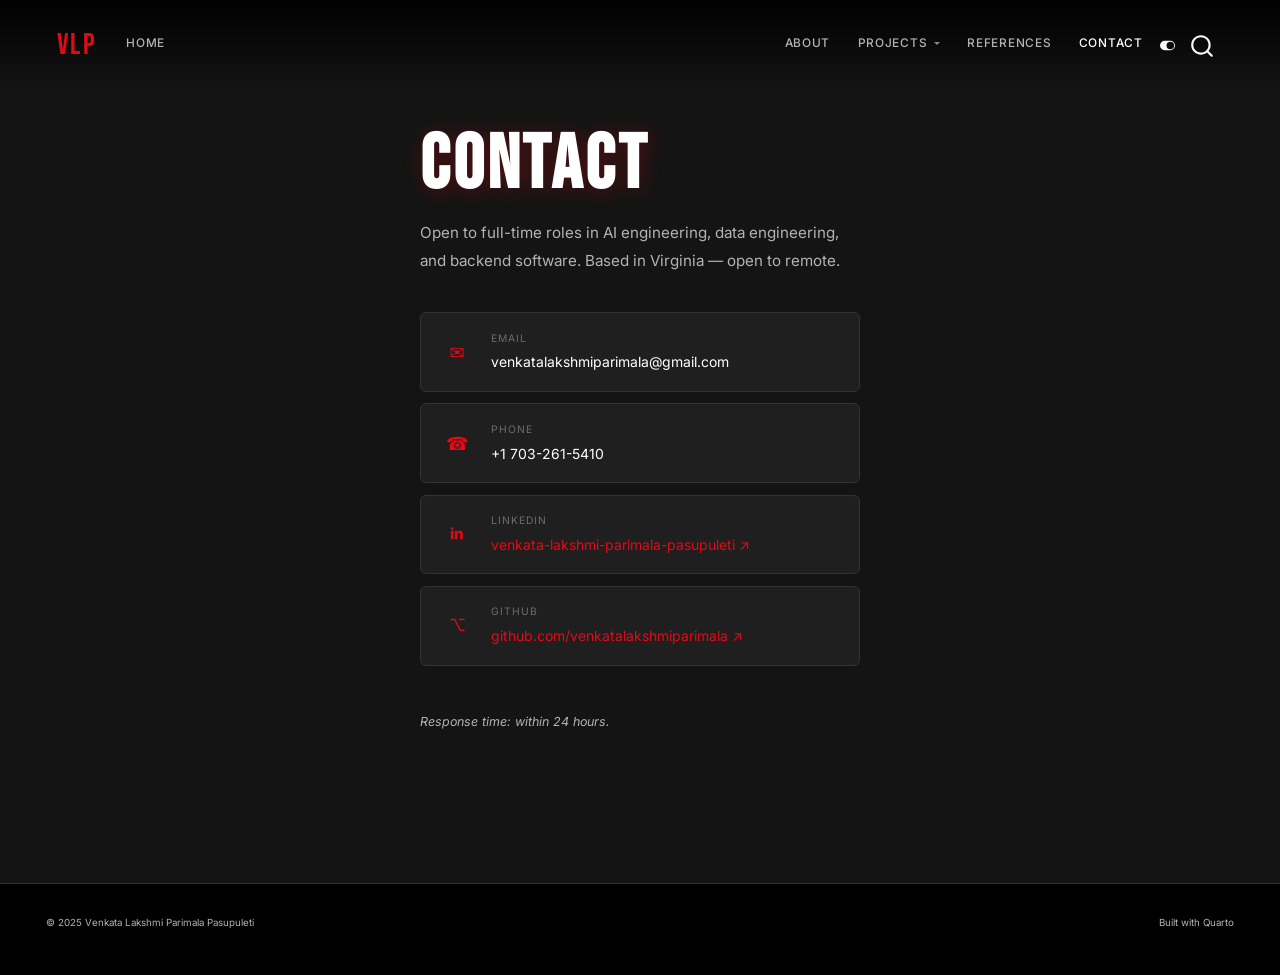
<file: docs/contact.html>
<!DOCTYPE html>
<html xmlns="http://www.w3.org/1999/xhtml" lang="en" xml:lang="en"><head>

<meta charset="utf-8">
<meta name="generator" content="quarto-1.9.36">

<meta name="viewport" content="width=device-width, initial-scale=1.0, user-scalable=yes">


<title>CONTACT – VLP</title>
<style>
/* Default styles provided by pandoc.
** See https://pandoc.org/MANUAL.html#variables-for-html for config info.
*/
code{white-space: pre-wrap;}
span.smallcaps{font-variant: small-caps;}
div.columns{display: flex; gap: min(4vw, 1.5em);}
div.column{flex: auto; overflow-x: auto;}
div.hanging-indent{margin-left: 1.5em; text-indent: -1.5em;}
ul.task-list{list-style: none;}
ul.task-list li input[type="checkbox"] {
  width: 0.8em;
  margin: 0 0.8em 0.2em -1em; /* quarto-specific, see https://github.com/quarto-dev/quarto-cli/issues/4556 */ 
  vertical-align: middle;
}
</style>


<script src="site_libs/quarto-nav/quarto-nav.js"></script>
<script src="site_libs/quarto-nav/headroom.min.js"></script>
<script src="site_libs/clipboard/clipboard.min.js"></script>
<script src="site_libs/quarto-search/autocomplete.umd.js"></script>
<script src="site_libs/quarto-search/fuse.min.js"></script>
<script src="site_libs/quarto-search/quarto-search.js"></script>
<meta name="quarto:offset" content="./">
<link href="./images/myimage.jpg" rel="icon" type="image/jpeg">
<script src="site_libs/quarto-html/quarto.js" type="module"></script>
<script src="site_libs/quarto-html/tabsets/tabsets.js" type="module"></script>
<script src="site_libs/quarto-html/popper.min.js"></script>
<script src="site_libs/quarto-html/tippy.umd.min.js"></script>
<script src="site_libs/quarto-html/anchor.min.js"></script>
<link href="site_libs/quarto-html/tippy.css" rel="stylesheet">
<link href="site_libs/quarto-html/quarto-syntax-highlighting-dbc92dda8186f57fa2e333fbb71d6a9d.css" rel="stylesheet" class="quarto-color-scheme" id="quarto-text-highlighting-styles">
<link href="site_libs/quarto-html/quarto-syntax-highlighting-dark-dbc92dda8186f57fa2e333fbb71d6a9d.css" rel="stylesheet" class="quarto-color-scheme quarto-color-alternate" id="quarto-text-highlighting-styles">
<link href="site_libs/quarto-html/quarto-syntax-highlighting-dbc92dda8186f57fa2e333fbb71d6a9d.css" rel="stylesheet" class="quarto-color-scheme-extra" id="quarto-text-highlighting-styles">
<script src="site_libs/bootstrap/bootstrap.min.js"></script>
<link href="site_libs/bootstrap/bootstrap-icons.css" rel="stylesheet">
<link href="site_libs/bootstrap/bootstrap-f359c76eebcb751ca8f6a763dfcaf068.min.css" rel="stylesheet" append-hash="true" class="quarto-color-scheme" id="quarto-bootstrap" data-mode="light">
<link href="site_libs/bootstrap/bootstrap-dark-ee1acf71531af147f566b54c1d2030bc.min.css" rel="stylesheet" append-hash="true" class="quarto-color-scheme quarto-color-alternate" id="quarto-bootstrap" data-mode="dark">
<link href="site_libs/bootstrap/bootstrap-f359c76eebcb751ca8f6a763dfcaf068.min.css" rel="stylesheet" append-hash="true" class="quarto-color-scheme-extra" id="quarto-bootstrap" data-mode="light">
<script id="quarto-search-options" type="application/json">{
  "location": "navbar",
  "copy-button": false,
  "collapse-after": 3,
  "panel-placement": "end",
  "type": "overlay",
  "limit": 50,
  "keyboard-shortcut": [
    "f",
    "/",
    "s"
  ],
  "show-item-context": false,
  "language": {
    "search-no-results-text": "No results",
    "search-matching-documents-text": "matching documents",
    "search-copy-link-title": "Copy link to search",
    "search-hide-matches-text": "Hide additional matches",
    "search-more-match-text": "more match in this document",
    "search-more-matches-text": "more matches in this document",
    "search-clear-button-title": "Clear",
    "search-text-placeholder": "",
    "search-detached-cancel-button-title": "Cancel",
    "search-submit-button-title": "Submit",
    "search-label": "Search"
  }
}</script>
<style>html{ scroll-behavior: smooth; }</style>


</head>

<body class="nav-fixed fullcontent quarto-dark"><script id="quarto-html-before-body" type="application/javascript">
    const toggleBodyColorMode = (bsSheetEl) => {
      const mode = bsSheetEl.getAttribute("data-mode");
      const bodyEl = window.document.querySelector("body");
      if (mode === "dark") {
        bodyEl.classList.add("quarto-dark");
        bodyEl.classList.remove("quarto-light");
      } else {
        bodyEl.classList.add("quarto-light");
        bodyEl.classList.remove("quarto-dark");
      }
    }
    const toggleBodyColorPrimary = () => {
      const bsSheetEl = window.document.querySelector("link#quarto-bootstrap:not([rel=disabled-stylesheet])");
      if (bsSheetEl) {
        toggleBodyColorMode(bsSheetEl);
      }
    }
    const setColorSchemeToggle = (alternate) => {
      const toggles = window.document.querySelectorAll('.quarto-color-scheme-toggle');
      for (let i=0; i < toggles.length; i++) {
        const toggle = toggles[i];
        if (toggle) {
          if (alternate) {
            toggle.classList.add("alternate");
          } else {
            toggle.classList.remove("alternate");
          }
        }
      }
    };
    const toggleColorMode = (alternate) => {
      // Switch the stylesheets
      const primaryStylesheets = window.document.querySelectorAll('link.quarto-color-scheme:not(.quarto-color-alternate)');
      const alternateStylesheets = window.document.querySelectorAll('link.quarto-color-scheme.quarto-color-alternate');
      manageTransitions('#quarto-margin-sidebar .nav-link', false);
      if (alternate) {
        // note: dark is layered on light, we don't disable primary!
        enableStylesheet(alternateStylesheets);
        for (const sheetNode of alternateStylesheets) {
          if (sheetNode.id === "quarto-bootstrap") {
            toggleBodyColorMode(sheetNode);
          }
        }
      } else {
        disableStylesheet(alternateStylesheets);
        enableStylesheet(primaryStylesheets)
        toggleBodyColorPrimary();
      }
      manageTransitions('#quarto-margin-sidebar .nav-link', true);
      // Switch the toggles
      setColorSchemeToggle(alternate)
      // Hack to workaround the fact that safari doesn't
      // properly recolor the scrollbar when toggling (#1455)
      if (navigator.userAgent.indexOf('Safari') > 0 && navigator.userAgent.indexOf('Chrome') == -1) {
        manageTransitions("body", false);
        window.scrollTo(0, 1);
        setTimeout(() => {
          window.scrollTo(0, 0);
          manageTransitions("body", true);
        }, 40);
      }
    }
    const disableStylesheet = (stylesheets) => {
      for (let i=0; i < stylesheets.length; i++) {
        const stylesheet = stylesheets[i];
        stylesheet.rel = 'disabled-stylesheet';
      }
    }
    const enableStylesheet = (stylesheets) => {
      for (let i=0; i < stylesheets.length; i++) {
        const stylesheet = stylesheets[i];
        if(stylesheet.rel !== 'stylesheet') { // for Chrome, which will still FOUC without this check
          stylesheet.rel = 'stylesheet';
        }
      }
    }
    const manageTransitions = (selector, allowTransitions) => {
      const els = window.document.querySelectorAll(selector);
      for (let i=0; i < els.length; i++) {
        const el = els[i];
        if (allowTransitions) {
          el.classList.remove('notransition');
        } else {
          el.classList.add('notransition');
        }
      }
    }
    const isFileUrl = () => {
      return window.location.protocol === 'file:';
    }
    const hasAlternateSentinel = () => {
      let styleSentinel = getColorSchemeSentinel();
      if (styleSentinel !== null) {
        return styleSentinel === "alternate";
      } else {
        return false;
      }
    }
    const setStyleSentinel = (alternate) => {
      const value = alternate ? "alternate" : "default";
      if (!isFileUrl()) {
        window.localStorage.setItem("quarto-color-scheme", value);
      } else {
        localAlternateSentinel = value;
      }
    }
    const getColorSchemeSentinel = () => {
      if (!isFileUrl()) {
        const storageValue = window.localStorage.getItem("quarto-color-scheme");
        return storageValue != null ? storageValue : localAlternateSentinel;
      } else {
        return localAlternateSentinel;
      }
    }
    const toggleGiscusIfUsed = (isAlternate, darkModeDefault) => {
      const baseTheme = document.querySelector('#giscus-base-theme')?.value ?? 'light';
      const alternateTheme = document.querySelector('#giscus-alt-theme')?.value ?? 'dark';
      let newTheme = '';
      if(authorPrefersDark) {
        newTheme = isAlternate ? baseTheme : alternateTheme;
      } else {
        newTheme = isAlternate ? alternateTheme : baseTheme;
      }
      const changeGiscusTheme = () => {
        // From: https://github.com/giscus/giscus/issues/336
        const sendMessage = (message) => {
          const iframe = document.querySelector('iframe.giscus-frame');
          if (!iframe) return;
          iframe.contentWindow.postMessage({ giscus: message }, 'https://giscus.app');
        }
        sendMessage({
          setConfig: {
            theme: newTheme
          }
        });
      }
      const isGiscussLoaded = window.document.querySelector('iframe.giscus-frame') !== null;
      if (isGiscussLoaded) {
        changeGiscusTheme();
      }
    };
    const authorPrefersDark = true;
    const darkModeDefault = authorPrefersDark;
    let localAlternateSentinel = darkModeDefault ? 'alternate' : 'default';
    // Dark / light mode switch
    window.quartoToggleColorScheme = () => {
      // Read the current dark / light value
      let toAlternate = !hasAlternateSentinel();
      toggleColorMode(toAlternate);
      setStyleSentinel(toAlternate);
      toggleGiscusIfUsed(toAlternate, darkModeDefault);
      window.dispatchEvent(new Event('resize'));
    };
    // Switch to dark mode if need be
    if (hasAlternateSentinel()) {
      toggleColorMode(true);
    } else {
      toggleColorMode(false);
    }
  </script>

<div id="quarto-search-results"></div>
  <header id="quarto-header" class="headroom fixed-top">
    <nav class="navbar navbar-expand-lg " data-bs-theme="dark">
      <div class="navbar-container container-fluid">
      <div class="navbar-brand-container mx-auto">
    <a class="navbar-brand" href="./index.html">
    <span class="navbar-title">VLP</span>
    </a>
  </div>
            <div id="quarto-search" class="" title="Search"></div>
          <button class="navbar-toggler" type="button" data-bs-toggle="collapse" data-bs-target="#navbarCollapse" aria-controls="navbarCollapse" role="menu" aria-expanded="false" aria-label="Toggle navigation" onclick="if (window.quartoToggleHeadroom) { window.quartoToggleHeadroom(); }">
  <span class="navbar-toggler-icon"></span>
</button>
          <div class="collapse navbar-collapse" id="navbarCollapse">
            <ul class="navbar-nav navbar-nav-scroll me-auto">
  <li class="nav-item">
    <a class="nav-link" href="./index.html"> 
<span class="menu-text">HOME</span></a>
  </li>  
</ul>
            <ul class="navbar-nav navbar-nav-scroll ms-auto">
  <li class="nav-item">
    <a class="nav-link" href="./about.html"> 
<span class="menu-text">ABOUT</span></a>
  </li>  
  <li class="nav-item dropdown ">
    <a class="nav-link dropdown-toggle" href="#" id="nav-menu-projects" role="link" data-bs-toggle="dropdown" aria-expanded="false">
 <span class="menu-text">PROJECTS</span>
    </a>
    <ul class="dropdown-menu dropdown-menu-end" aria-labelledby="nav-menu-projects">    
        <li>
    <a class="dropdown-item" href="./project_agentprobe.html">
 <span class="dropdown-text">AgentProbe — AI Testing Toolkit</span></a>
  </li>  
        <li>
    <a class="dropdown-item" href="./project_aifhir.html">
 <span class="dropdown-text">AI on FHIR — Medical NLP</span></a>
  </li>  
        <li>
    <a class="dropdown-item" href="./project_crashclarity.html">
 <span class="dropdown-text">CrashClarity — UK Road Safety</span></a>
  </li>  
        <li>
    <a class="dropdown-item" href="./project_suicide_rates.html">
 <span class="dropdown-text">Global Suicide Rates Analysis</span></a>
  </li>  
        <li>
    <a class="dropdown-item" href="./project_realestate.html">
 <span class="dropdown-text">Real Estate vs Socioeconomics</span></a>
  </li>  
    </ul>
  </li>
  <li class="nav-item">
    <a class="nav-link" href="./References.html"> 
<span class="menu-text">REFERENCES</span></a>
  </li>  
  <li class="nav-item">
    <a class="nav-link active" href="./contact.html" aria-current="page"> 
<span class="menu-text">CONTACT</span></a>
  </li>  
</ul>
          </div> <!-- /navcollapse -->
            <div class="quarto-navbar-tools">
  <a href="" class="quarto-color-scheme-toggle quarto-navigation-tool  px-1" onclick="window.quartoToggleColorScheme(); return false;" title="Toggle dark mode"><i class="bi"></i></a>
</div>
      </div> <!-- /container-fluid -->
    </nav>
</header>
<!-- content -->
<div id="quarto-content" class="quarto-container page-columns page-rows-contents page-layout-article page-navbar">
<!-- sidebar -->
<!-- margin-sidebar -->
    
<!-- main -->
<main class="content" id="quarto-document-content">


<header id="title-block-header" class="quarto-title-block default">
<div class="quarto-title">
<h1 class="title">CONTACT</h1>
</div>



<div class="quarto-title-meta">

    
  
    
  </div>
  


</header>


<p style="color:#b3b3b3; font-size:1rem; max-width:44ch; line-height:1.8; margin-bottom:2.5rem;">
Open to full-time roles in AI engineering, data engineering, and backend software. Based in Virginia — open to remote.
</p>

<div style="display:flex; flex-direction:column; gap:0.75rem; max-width:560px; margin-bottom:3rem;">

  <a href="mailto:venkatalakshmiparimala@gmail.com" style="display:flex; align-items:center; gap:1.25rem; padding:1.1rem 1.4rem; background:#1f1f1f; border-radius:6px; border:1px solid #333; text-decoration:none !important; transition:border-color 0.2s; color:inherit !important;">
    <span style="font-size:1.2rem; width:30px; text-align:center; color:#e50914;">✉</span>
    <div>
      <div style="font-size:0.68rem; text-transform:uppercase; letter-spacing:0.1em; color:#6d6d6d; margin-bottom:0.2rem;">Email</div>
      <div style="color:#fff; font-size:0.92rem;">venkatalakshmiparimala@gmail.com</div>
    </div>
  </a>

  <a href="tel:+17032615410" style="display:flex; align-items:center; gap:1.25rem; padding:1.1rem 1.4rem; background:#1f1f1f; border-radius:6px; border:1px solid #333; text-decoration:none !important; color:inherit !important;">
    <span style="font-size:1.2rem; width:30px; text-align:center; color:#e50914;">☎</span>
    <div>
      <div style="font-size:0.68rem; text-transform:uppercase; letter-spacing:0.1em; color:#6d6d6d; margin-bottom:0.2rem;">Phone</div>
      <div style="color:#fff; font-size:0.92rem;">+1 703-261-5410</div>
    </div>
  </a>

  <a href="https://www.linkedin.com/in/venkata-lakshmi-parimala-pasupuleti/" target="_blank" style="display:flex; align-items:center; gap:1.25rem; padding:1.1rem 1.4rem; background:#1f1f1f; border-radius:6px; border:1px solid #333; text-decoration:none !important; color:inherit !important;">
    <span style="font-size:1rem; font-weight:800; width:30px; text-align:center; color:#e50914;">in</span>
    <div>
      <div style="font-size:0.68rem; text-transform:uppercase; letter-spacing:0.1em; color:#6d6d6d; margin-bottom:0.2rem;">LinkedIn</div>
      <div style="color:#e50914; font-size:0.92rem;">venkata-lakshmi-parimala-pasupuleti ↗</div>
    </div>
  </a>

  <a href="https://github.com/venkatalakshmiparimala" target="_blank" style="display:flex; align-items:center; gap:1.25rem; padding:1.1rem 1.4rem; background:#1f1f1f; border-radius:6px; border:1px solid #333; text-decoration:none !important; color:inherit !important;">
    <span style="font-size:1.1rem; width:30px; text-align:center; color:#e50914;">⌥</span>
    <div>
      <div style="font-size:0.68rem; text-transform:uppercase; letter-spacing:0.1em; color:#6d6d6d; margin-bottom:0.2rem;">GitHub</div>
      <div style="color:#e50914; font-size:0.92rem;">github.com/venkatalakshmiparimala ↗</div>
    </div>
  </a>

</div>

<p style="font-size:0.82rem; color:#6d6d6d; font-style:italic;">Response time: within 24 hours.</p>



</main> <!-- /main -->
<script id="quarto-html-after-body" type="application/javascript">
  window.document.addEventListener("DOMContentLoaded", function (event) {
    // Ensure there is a toggle, if there isn't float one in the top right
    if (window.document.querySelector('.quarto-color-scheme-toggle') === null) {
      const a = window.document.createElement('a');
      a.classList.add('top-right');
      a.classList.add('quarto-color-scheme-toggle');
      a.href = "";
      a.onclick = function() { try { window.quartoToggleColorScheme(); } catch {} return false; };
      const i = window.document.createElement("i");
      i.classList.add('bi');
      a.appendChild(i);
      window.document.body.appendChild(a);
    }
    setColorSchemeToggle(hasAlternateSentinel())
    const icon = "";
    const anchorJS = new window.AnchorJS();
    anchorJS.options = {
      placement: 'right',
      icon: icon
    };
    anchorJS.add('.anchored');
    const isCodeAnnotation = (el) => {
      for (const clz of el.classList) {
        if (clz.startsWith('code-annotation-')) {                     
          return true;
        }
      }
      return false;
    }
    const onCopySuccess = function(e) {
      // button target
      const button = e.trigger;
      // don't keep focus
      button.blur();
      // flash "checked"
      button.classList.add('code-copy-button-checked');
      var currentTitle = button.getAttribute("title");
      button.setAttribute("title", "Copied!");
      let tooltip;
      if (window.bootstrap) {
        button.setAttribute("data-bs-toggle", "tooltip");
        button.setAttribute("data-bs-placement", "left");
        button.setAttribute("data-bs-title", "Copied!");
        tooltip = new bootstrap.Tooltip(button, 
          { trigger: "manual", 
            customClass: "code-copy-button-tooltip",
            offset: [0, -8]});
        tooltip.show();    
      }
      setTimeout(function() {
        if (tooltip) {
          tooltip.hide();
          button.removeAttribute("data-bs-title");
          button.removeAttribute("data-bs-toggle");
          button.removeAttribute("data-bs-placement");
        }
        button.setAttribute("title", currentTitle);
        button.classList.remove('code-copy-button-checked');
      }, 1000);
      // clear code selection
      e.clearSelection();
    }
    const getTextToCopy = function(trigger) {
      const outerScaffold = trigger.parentElement.cloneNode(true);
      const codeEl = outerScaffold.querySelector('code');
      for (const childEl of codeEl.children) {
        if (isCodeAnnotation(childEl)) {
          childEl.remove();
        }
      }
      return codeEl.innerText;
    }
    const clipboard = new window.ClipboardJS('.code-copy-button:not([data-in-quarto-modal])', {
      text: getTextToCopy
    });
    clipboard.on('success', onCopySuccess);
    if (window.document.getElementById('quarto-embedded-source-code-modal')) {
      const clipboardModal = new window.ClipboardJS('.code-copy-button[data-in-quarto-modal]', {
        text: getTextToCopy,
        container: window.document.getElementById('quarto-embedded-source-code-modal')
      });
      clipboardModal.on('success', onCopySuccess);
    }
      var localhostRegex = new RegExp(/^(?:http|https):\/\/localhost\:?[0-9]*\//);
      var mailtoRegex = new RegExp(/^mailto:/);
        var filterRegex = new RegExp('/' + window.location.host + '/');
      var isInternal = (href) => {
          return filterRegex.test(href) || localhostRegex.test(href) || mailtoRegex.test(href);
      }
      // Inspect non-navigation links and adorn them if external
     var links = window.document.querySelectorAll('a[href]:not(.nav-link):not(.navbar-brand):not(.toc-action):not(.sidebar-link):not(.sidebar-item-toggle):not(.pagination-link):not(.no-external):not([aria-hidden]):not(.dropdown-item):not(.quarto-navigation-tool):not(.about-link)');
      for (var i=0; i<links.length; i++) {
        const link = links[i];
        if (!isInternal(link.href)) {
          // undo the damage that might have been done by quarto-nav.js in the case of
          // links that we want to consider external
          if (link.dataset.originalHref !== undefined) {
            link.href = link.dataset.originalHref;
          }
            // target, if specified
            link.setAttribute("target", "_blank");
            if (link.getAttribute("rel") === null) {
              link.setAttribute("rel", "noopener");
            }
        }
      }
    function tippyHover(el, contentFn, onTriggerFn, onUntriggerFn) {
      const config = {
        allowHTML: true,
        maxWidth: 500,
        delay: 100,
        arrow: false,
        appendTo: function(el) {
            return el.parentElement;
        },
        interactive: true,
        interactiveBorder: 10,
        theme: 'quarto',
        placement: 'bottom-start',
      };
      if (contentFn) {
        config.content = contentFn;
      }
      if (onTriggerFn) {
        config.onTrigger = onTriggerFn;
      }
      if (onUntriggerFn) {
        config.onUntrigger = onUntriggerFn;
      }
      window.tippy(el, config); 
    }
    const noterefs = window.document.querySelectorAll('a[role="doc-noteref"]');
    for (var i=0; i<noterefs.length; i++) {
      const ref = noterefs[i];
      tippyHover(ref, function() {
        // use id or data attribute instead here
        let href = ref.getAttribute('data-footnote-href') || ref.getAttribute('href');
        try { href = new URL(href).hash; } catch {}
        const id = href.replace(/^#\/?/, "");
        const note = window.document.getElementById(id);
        if (note) {
          return note.innerHTML;
        } else {
          return "";
        }
      });
    }
    const xrefs = window.document.querySelectorAll('a.quarto-xref');
    const processXRef = (id, note) => {
      // Strip column container classes
      const stripColumnClz = (el) => {
        el.classList.remove("page-full", "page-columns");
        if (el.children) {
          for (const child of el.children) {
            stripColumnClz(child);
          }
        }
      }
      stripColumnClz(note)
      if (id === null || id.startsWith('sec-')) {
        // Special case sections, only their first couple elements
        const container = document.createElement("div");
        if (note.children && note.children.length > 2) {
          container.appendChild(note.children[0].cloneNode(true));
          for (let i = 1; i < note.children.length; i++) {
            const child = note.children[i];
            if (child.tagName === "P" && child.innerText === "") {
              continue;
            } else {
              container.appendChild(child.cloneNode(true));
              break;
            }
          }
          if (window.Quarto?.typesetMath) {
            window.Quarto.typesetMath(container);
          }
          return container.innerHTML
        } else {
          if (window.Quarto?.typesetMath) {
            window.Quarto.typesetMath(note);
          }
          return note.innerHTML;
        }
      } else {
        // Remove any anchor links if they are present
        const anchorLink = note.querySelector('a.anchorjs-link');
        if (anchorLink) {
          anchorLink.remove();
        }
        if (window.Quarto?.typesetMath) {
          window.Quarto.typesetMath(note);
        }
        if (note.classList.contains("callout")) {
          return note.outerHTML;
        } else {
          return note.innerHTML;
        }
      }
    }
    for (var i=0; i<xrefs.length; i++) {
      const xref = xrefs[i];
      tippyHover(xref, undefined, function(instance) {
        instance.disable();
        let url = xref.getAttribute('href');
        let hash = undefined; 
        if (url.startsWith('#')) {
          hash = url;
        } else {
          try { hash = new URL(url).hash; } catch {}
        }
        if (hash) {
          const id = hash.replace(/^#\/?/, "");
          const note = window.document.getElementById(id);
          if (note !== null) {
            try {
              const html = processXRef(id, note.cloneNode(true));
              instance.setContent(html);
            } finally {
              instance.enable();
              instance.show();
            }
          } else {
            // See if we can fetch this
            fetch(url.split('#')[0])
            .then(res => res.text())
            .then(html => {
              const parser = new DOMParser();
              const htmlDoc = parser.parseFromString(html, "text/html");
              const note = htmlDoc.getElementById(id);
              if (note !== null) {
                const html = processXRef(id, note);
                instance.setContent(html);
              } 
            }).finally(() => {
              instance.enable();
              instance.show();
            });
          }
        } else {
          // See if we can fetch a full url (with no hash to target)
          // This is a special case and we should probably do some content thinning / targeting
          fetch(url)
          .then(res => res.text())
          .then(html => {
            const parser = new DOMParser();
            const htmlDoc = parser.parseFromString(html, "text/html");
            const note = htmlDoc.querySelector('main.content');
            if (note !== null) {
              // This should only happen for chapter cross references
              // (since there is no id in the URL)
              // remove the first header
              if (note.children.length > 0 && note.children[0].tagName === "HEADER") {
                note.children[0].remove();
              }
              const html = processXRef(null, note);
              instance.setContent(html);
            } 
          }).finally(() => {
            instance.enable();
            instance.show();
          });
        }
      }, function(instance) {
      });
    }
        let selectedAnnoteEl;
        const selectorForAnnotation = ( cell, annotation) => {
          let cellAttr = 'data-code-cell="' + cell + '"';
          let lineAttr = 'data-code-annotation="' +  annotation + '"';
          const selector = 'span[' + cellAttr + '][' + lineAttr + ']';
          return selector;
        }
        const selectCodeLines = (annoteEl) => {
          const doc = window.document;
          const targetCell = annoteEl.getAttribute("data-target-cell");
          const targetAnnotation = annoteEl.getAttribute("data-target-annotation");
          const annoteSpan = window.document.querySelector(selectorForAnnotation(targetCell, targetAnnotation));
          const lines = annoteSpan.getAttribute("data-code-lines").split(",");
          const lineIds = lines.map((line) => {
            return targetCell + "-" + line;
          })
          let top = null;
          let height = null;
          let parent = null;
          if (lineIds.length > 0) {
              //compute the position of the single el (top and bottom and make a div)
              const el = window.document.getElementById(lineIds[0]);
              top = el.offsetTop;
              height = el.offsetHeight;
              parent = el.parentElement.parentElement;
            if (lineIds.length > 1) {
              const lastEl = window.document.getElementById(lineIds[lineIds.length - 1]);
              const bottom = lastEl.offsetTop + lastEl.offsetHeight;
              height = bottom - top;
            }
            if (top !== null && height !== null && parent !== null) {
              // cook up a div (if necessary) and position it 
              let div = window.document.getElementById("code-annotation-line-highlight");
              if (div === null) {
                div = window.document.createElement("div");
                div.setAttribute("id", "code-annotation-line-highlight");
                div.style.position = 'absolute';
                parent.appendChild(div);
              }
              div.style.top = top - 2 + "px";
              div.style.height = height + 4 + "px";
              div.style.left = 0;
              let gutterDiv = window.document.getElementById("code-annotation-line-highlight-gutter");
              if (gutterDiv === null) {
                gutterDiv = window.document.createElement("div");
                gutterDiv.setAttribute("id", "code-annotation-line-highlight-gutter");
                gutterDiv.style.position = 'absolute';
                const codeCell = window.document.getElementById(targetCell);
                const gutter = codeCell.querySelector('.code-annotation-gutter');
                gutter.appendChild(gutterDiv);
              }
              gutterDiv.style.top = top - 2 + "px";
              gutterDiv.style.height = height + 4 + "px";
            }
            selectedAnnoteEl = annoteEl;
          }
        };
        const unselectCodeLines = () => {
          const elementsIds = ["code-annotation-line-highlight", "code-annotation-line-highlight-gutter"];
          elementsIds.forEach((elId) => {
            const div = window.document.getElementById(elId);
            if (div) {
              div.remove();
            }
          });
          selectedAnnoteEl = undefined;
        };
          // Handle positioning of the toggle
      window.addEventListener(
        "resize",
        throttle(() => {
          elRect = undefined;
          if (selectedAnnoteEl) {
            selectCodeLines(selectedAnnoteEl);
          }
        }, 10)
      );
      function throttle(fn, ms) {
      let throttle = false;
      let timer;
        return (...args) => {
          if(!throttle) { // first call gets through
              fn.apply(this, args);
              throttle = true;
          } else { // all the others get throttled
              if(timer) clearTimeout(timer); // cancel #2
              timer = setTimeout(() => {
                fn.apply(this, args);
                timer = throttle = false;
              }, ms);
          }
        };
      }
        // Attach click handler to the DT
        const annoteDls = window.document.querySelectorAll('dt[data-target-cell]');
        for (const annoteDlNode of annoteDls) {
          annoteDlNode.addEventListener('click', (event) => {
            const clickedEl = event.target;
            if (clickedEl !== selectedAnnoteEl) {
              unselectCodeLines();
              const activeEl = window.document.querySelector('dt[data-target-cell].code-annotation-active');
              if (activeEl) {
                activeEl.classList.remove('code-annotation-active');
              }
              selectCodeLines(clickedEl);
              clickedEl.classList.add('code-annotation-active');
            } else {
              // Unselect the line
              unselectCodeLines();
              clickedEl.classList.remove('code-annotation-active');
            }
          });
        }
    const findCites = (el) => {
      const parentEl = el.parentElement;
      if (parentEl) {
        const cites = parentEl.dataset.cites;
        if (cites) {
          return {
            el,
            cites: cites.split(' ')
          };
        } else {
          return findCites(el.parentElement)
        }
      } else {
        return undefined;
      }
    };
    var bibliorefs = window.document.querySelectorAll('a[role="doc-biblioref"]');
    for (var i=0; i<bibliorefs.length; i++) {
      const ref = bibliorefs[i];
      const citeInfo = findCites(ref);
      if (citeInfo) {
        tippyHover(citeInfo.el, function() {
          var popup = window.document.createElement('div');
          citeInfo.cites.forEach(function(cite) {
            var citeDiv = window.document.createElement('div');
            citeDiv.classList.add('hanging-indent');
            citeDiv.classList.add('csl-entry');
            var biblioDiv = window.document.getElementById('ref-' + cite);
            if (biblioDiv) {
              citeDiv.innerHTML = biblioDiv.innerHTML;
            }
            popup.appendChild(citeDiv);
          });
          return popup.innerHTML;
        });
      }
    }
  });
  </script>
</div> <!-- /content -->
<footer class="footer">
  <div class="nav-footer">
    <div class="nav-footer-left">
<p>© 2025 Venkata Lakshmi Parimala Pasupuleti</p>
</div>   
    <div class="nav-footer-center">
      &nbsp;
    </div>
    <div class="nav-footer-right">
<p>Built with Quarto</p>
</div>
  </div>
</footer>




<script src="site_libs/quarto-html/zenscroll-min.js"></script>
</body></html>
</file>
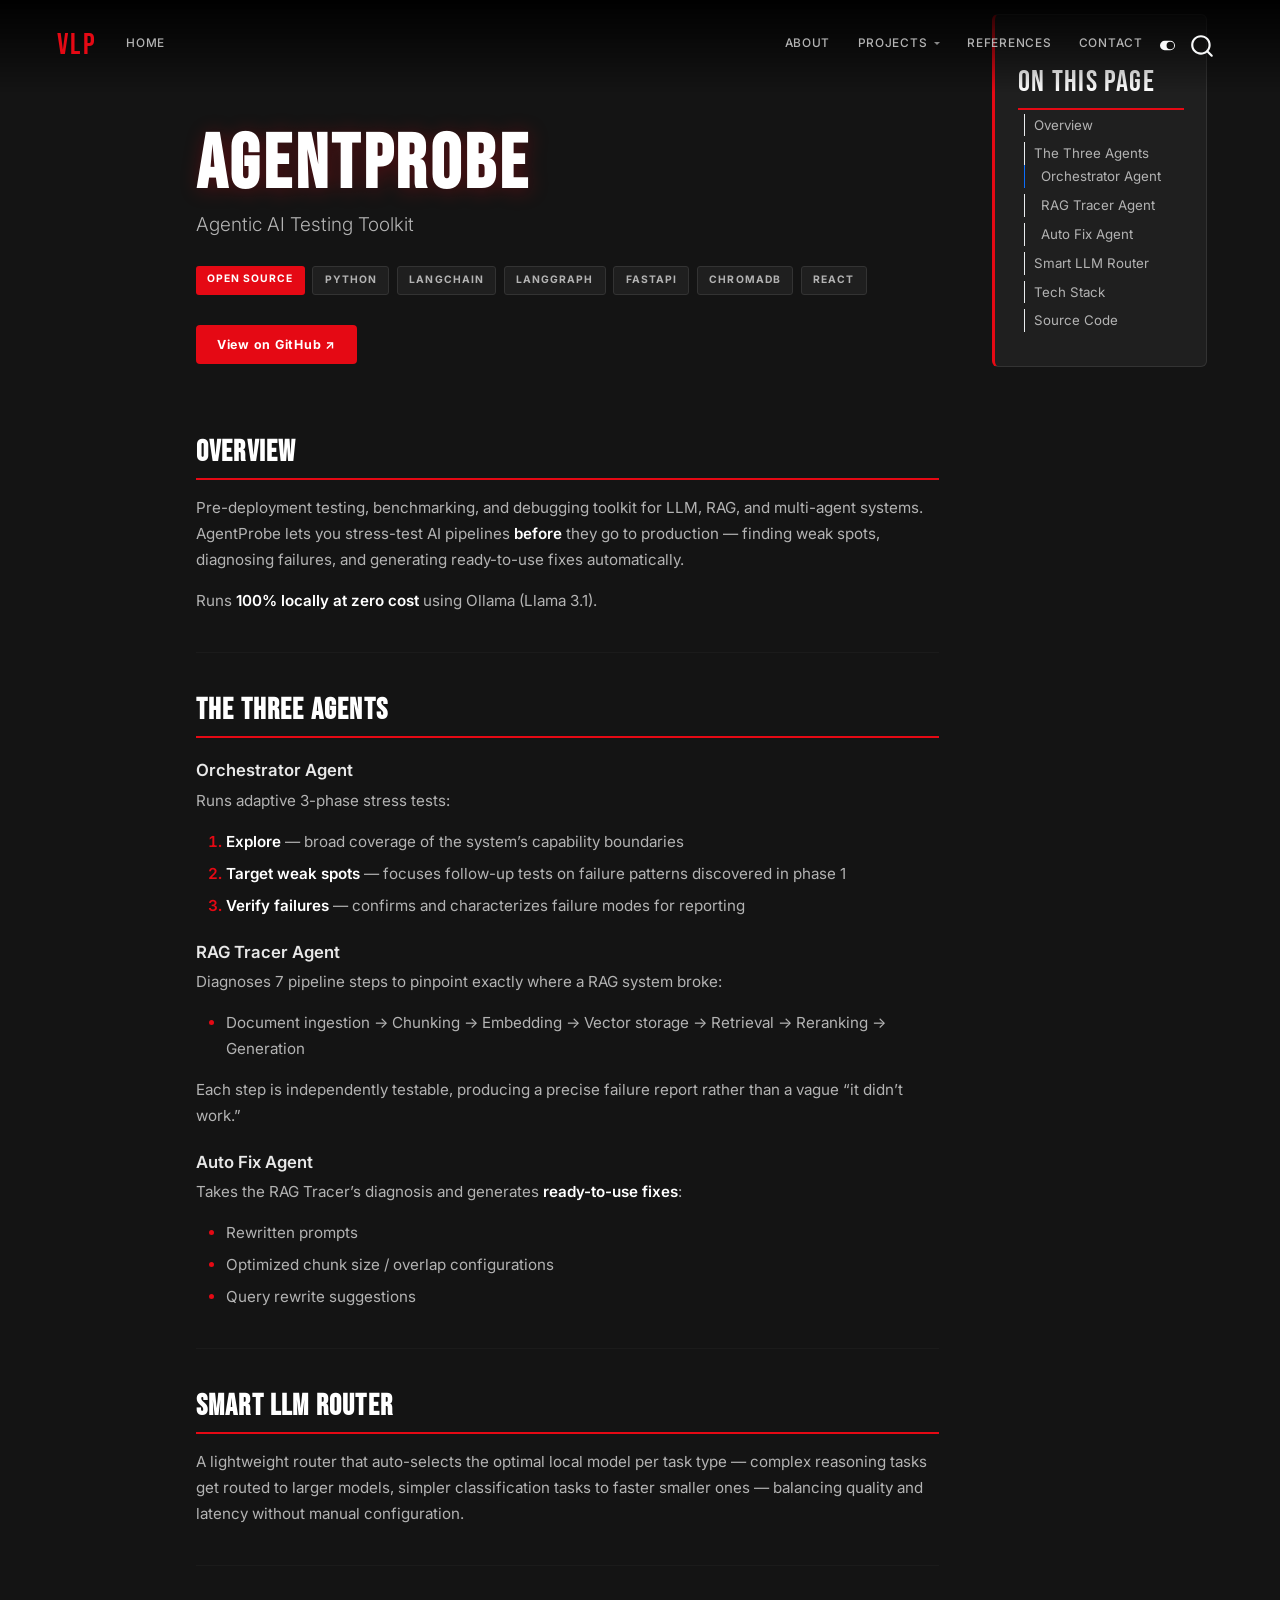
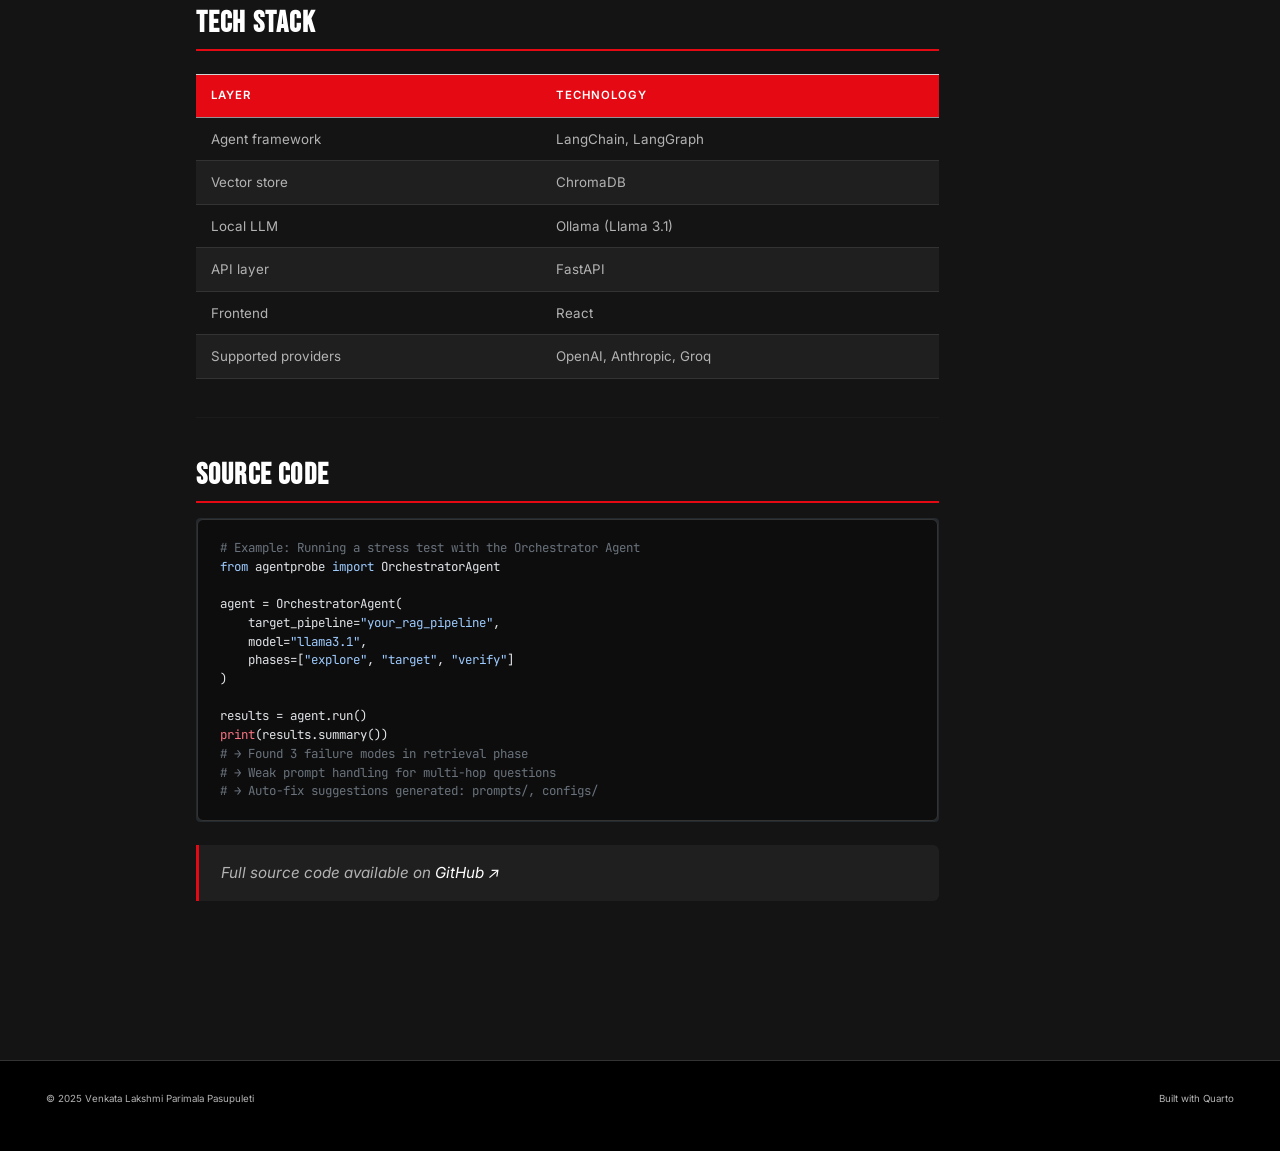
<file: docs/project_agentprobe.html>
<!DOCTYPE html>
<html xmlns="http://www.w3.org/1999/xhtml" lang="en" xml:lang="en"><head>

<meta charset="utf-8">
<meta name="generator" content="quarto-1.9.36">

<meta name="viewport" content="width=device-width, initial-scale=1.0, user-scalable=yes">


<title>AgentProbe – VLP</title>
<style>
/* Default styles provided by pandoc.
** See https://pandoc.org/MANUAL.html#variables-for-html for config info.
*/
code{white-space: pre-wrap;}
span.smallcaps{font-variant: small-caps;}
div.columns{display: flex; gap: min(4vw, 1.5em);}
div.column{flex: auto; overflow-x: auto;}
div.hanging-indent{margin-left: 1.5em; text-indent: -1.5em;}
ul.task-list{list-style: none;}
ul.task-list li input[type="checkbox"] {
  width: 0.8em;
  margin: 0 0.8em 0.2em -1em; /* quarto-specific, see https://github.com/quarto-dev/quarto-cli/issues/4556 */ 
  vertical-align: middle;
}
/* CSS for syntax highlighting */
html { -webkit-text-size-adjust: 100%; }
pre > code.sourceCode { white-space: pre; position: relative; }
pre > code.sourceCode > span { display: inline-block; line-height: 1.25; }
pre > code.sourceCode > span:empty { height: 1.2em; }
.sourceCode { overflow: visible; }
code.sourceCode > span { color: inherit; text-decoration: inherit; }
div.sourceCode { margin: 1em 0; }
pre.sourceCode { margin: 0; }
@media screen {
div.sourceCode { overflow: auto; }
}
@media print {
pre > code.sourceCode { white-space: pre-wrap; }
pre > code.sourceCode > span { text-indent: -5em; padding-left: 5em; }
}
pre.numberSource code
  { counter-reset: source-line 0; }
pre.numberSource code > span
  { position: relative; left: -4em; counter-increment: source-line; }
pre.numberSource code > span > a:first-child::before
  { content: counter(source-line);
    position: relative; left: -1em; text-align: right; vertical-align: baseline;
    border: none; display: inline-block;
    -webkit-touch-callout: none; -webkit-user-select: none;
    -khtml-user-select: none; -moz-user-select: none;
    -ms-user-select: none; user-select: none;
    padding: 0 4px; width: 4em;
  }
pre.numberSource { margin-left: 3em;  padding-left: 4px; }
div.sourceCode
  {   }
@media screen {
pre > code.sourceCode > span > a:first-child::before { text-decoration: underline; }
}
</style>


<script src="site_libs/quarto-nav/quarto-nav.js"></script>
<script src="site_libs/quarto-nav/headroom.min.js"></script>
<script src="site_libs/clipboard/clipboard.min.js"></script>
<script src="site_libs/quarto-search/autocomplete.umd.js"></script>
<script src="site_libs/quarto-search/fuse.min.js"></script>
<script src="site_libs/quarto-search/quarto-search.js"></script>
<meta name="quarto:offset" content="./">
<link href="./images/myimage.jpg" rel="icon" type="image/jpeg">
<script src="site_libs/quarto-html/quarto.js" type="module"></script>
<script src="site_libs/quarto-html/tabsets/tabsets.js" type="module"></script>
<script src="site_libs/quarto-html/popper.min.js"></script>
<script src="site_libs/quarto-html/tippy.umd.min.js"></script>
<script src="site_libs/quarto-html/anchor.min.js"></script>
<link href="site_libs/quarto-html/tippy.css" rel="stylesheet">
<link href="site_libs/quarto-html/quarto-syntax-highlighting-dbc92dda8186f57fa2e333fbb71d6a9d.css" rel="stylesheet" class="quarto-color-scheme" id="quarto-text-highlighting-styles">
<link href="site_libs/quarto-html/quarto-syntax-highlighting-dark-dbc92dda8186f57fa2e333fbb71d6a9d.css" rel="stylesheet" class="quarto-color-scheme quarto-color-alternate" id="quarto-text-highlighting-styles">
<link href="site_libs/quarto-html/quarto-syntax-highlighting-dbc92dda8186f57fa2e333fbb71d6a9d.css" rel="stylesheet" class="quarto-color-scheme-extra" id="quarto-text-highlighting-styles">
<script src="site_libs/bootstrap/bootstrap.min.js"></script>
<link href="site_libs/bootstrap/bootstrap-icons.css" rel="stylesheet">
<link href="site_libs/bootstrap/bootstrap-f359c76eebcb751ca8f6a763dfcaf068.min.css" rel="stylesheet" append-hash="true" class="quarto-color-scheme" id="quarto-bootstrap" data-mode="light">
<link href="site_libs/bootstrap/bootstrap-dark-ee1acf71531af147f566b54c1d2030bc.min.css" rel="stylesheet" append-hash="true" class="quarto-color-scheme quarto-color-alternate" id="quarto-bootstrap" data-mode="dark">
<link href="site_libs/bootstrap/bootstrap-f359c76eebcb751ca8f6a763dfcaf068.min.css" rel="stylesheet" append-hash="true" class="quarto-color-scheme-extra" id="quarto-bootstrap" data-mode="light">
<script id="quarto-search-options" type="application/json">{
  "location": "navbar",
  "copy-button": false,
  "collapse-after": 3,
  "panel-placement": "end",
  "type": "overlay",
  "limit": 50,
  "keyboard-shortcut": [
    "f",
    "/",
    "s"
  ],
  "show-item-context": false,
  "language": {
    "search-no-results-text": "No results",
    "search-matching-documents-text": "matching documents",
    "search-copy-link-title": "Copy link to search",
    "search-hide-matches-text": "Hide additional matches",
    "search-more-match-text": "more match in this document",
    "search-more-matches-text": "more matches in this document",
    "search-clear-button-title": "Clear",
    "search-text-placeholder": "",
    "search-detached-cancel-button-title": "Cancel",
    "search-submit-button-title": "Submit",
    "search-label": "Search"
  }
}</script>
<style>html{ scroll-behavior: smooth; }</style>


</head>

<body class="nav-fixed quarto-dark"><script id="quarto-html-before-body" type="application/javascript">
    const toggleBodyColorMode = (bsSheetEl) => {
      const mode = bsSheetEl.getAttribute("data-mode");
      const bodyEl = window.document.querySelector("body");
      if (mode === "dark") {
        bodyEl.classList.add("quarto-dark");
        bodyEl.classList.remove("quarto-light");
      } else {
        bodyEl.classList.add("quarto-light");
        bodyEl.classList.remove("quarto-dark");
      }
    }
    const toggleBodyColorPrimary = () => {
      const bsSheetEl = window.document.querySelector("link#quarto-bootstrap:not([rel=disabled-stylesheet])");
      if (bsSheetEl) {
        toggleBodyColorMode(bsSheetEl);
      }
    }
    const setColorSchemeToggle = (alternate) => {
      const toggles = window.document.querySelectorAll('.quarto-color-scheme-toggle');
      for (let i=0; i < toggles.length; i++) {
        const toggle = toggles[i];
        if (toggle) {
          if (alternate) {
            toggle.classList.add("alternate");
          } else {
            toggle.classList.remove("alternate");
          }
        }
      }
    };
    const toggleColorMode = (alternate) => {
      // Switch the stylesheets
      const primaryStylesheets = window.document.querySelectorAll('link.quarto-color-scheme:not(.quarto-color-alternate)');
      const alternateStylesheets = window.document.querySelectorAll('link.quarto-color-scheme.quarto-color-alternate');
      manageTransitions('#quarto-margin-sidebar .nav-link', false);
      if (alternate) {
        // note: dark is layered on light, we don't disable primary!
        enableStylesheet(alternateStylesheets);
        for (const sheetNode of alternateStylesheets) {
          if (sheetNode.id === "quarto-bootstrap") {
            toggleBodyColorMode(sheetNode);
          }
        }
      } else {
        disableStylesheet(alternateStylesheets);
        enableStylesheet(primaryStylesheets)
        toggleBodyColorPrimary();
      }
      manageTransitions('#quarto-margin-sidebar .nav-link', true);
      // Switch the toggles
      setColorSchemeToggle(alternate)
      // Hack to workaround the fact that safari doesn't
      // properly recolor the scrollbar when toggling (#1455)
      if (navigator.userAgent.indexOf('Safari') > 0 && navigator.userAgent.indexOf('Chrome') == -1) {
        manageTransitions("body", false);
        window.scrollTo(0, 1);
        setTimeout(() => {
          window.scrollTo(0, 0);
          manageTransitions("body", true);
        }, 40);
      }
    }
    const disableStylesheet = (stylesheets) => {
      for (let i=0; i < stylesheets.length; i++) {
        const stylesheet = stylesheets[i];
        stylesheet.rel = 'disabled-stylesheet';
      }
    }
    const enableStylesheet = (stylesheets) => {
      for (let i=0; i < stylesheets.length; i++) {
        const stylesheet = stylesheets[i];
        if(stylesheet.rel !== 'stylesheet') { // for Chrome, which will still FOUC without this check
          stylesheet.rel = 'stylesheet';
        }
      }
    }
    const manageTransitions = (selector, allowTransitions) => {
      const els = window.document.querySelectorAll(selector);
      for (let i=0; i < els.length; i++) {
        const el = els[i];
        if (allowTransitions) {
          el.classList.remove('notransition');
        } else {
          el.classList.add('notransition');
        }
      }
    }
    const isFileUrl = () => {
      return window.location.protocol === 'file:';
    }
    const hasAlternateSentinel = () => {
      let styleSentinel = getColorSchemeSentinel();
      if (styleSentinel !== null) {
        return styleSentinel === "alternate";
      } else {
        return false;
      }
    }
    const setStyleSentinel = (alternate) => {
      const value = alternate ? "alternate" : "default";
      if (!isFileUrl()) {
        window.localStorage.setItem("quarto-color-scheme", value);
      } else {
        localAlternateSentinel = value;
      }
    }
    const getColorSchemeSentinel = () => {
      if (!isFileUrl()) {
        const storageValue = window.localStorage.getItem("quarto-color-scheme");
        return storageValue != null ? storageValue : localAlternateSentinel;
      } else {
        return localAlternateSentinel;
      }
    }
    const toggleGiscusIfUsed = (isAlternate, darkModeDefault) => {
      const baseTheme = document.querySelector('#giscus-base-theme')?.value ?? 'light';
      const alternateTheme = document.querySelector('#giscus-alt-theme')?.value ?? 'dark';
      let newTheme = '';
      if(authorPrefersDark) {
        newTheme = isAlternate ? baseTheme : alternateTheme;
      } else {
        newTheme = isAlternate ? alternateTheme : baseTheme;
      }
      const changeGiscusTheme = () => {
        // From: https://github.com/giscus/giscus/issues/336
        const sendMessage = (message) => {
          const iframe = document.querySelector('iframe.giscus-frame');
          if (!iframe) return;
          iframe.contentWindow.postMessage({ giscus: message }, 'https://giscus.app');
        }
        sendMessage({
          setConfig: {
            theme: newTheme
          }
        });
      }
      const isGiscussLoaded = window.document.querySelector('iframe.giscus-frame') !== null;
      if (isGiscussLoaded) {
        changeGiscusTheme();
      }
    };
    const authorPrefersDark = true;
    const darkModeDefault = authorPrefersDark;
    let localAlternateSentinel = darkModeDefault ? 'alternate' : 'default';
    // Dark / light mode switch
    window.quartoToggleColorScheme = () => {
      // Read the current dark / light value
      let toAlternate = !hasAlternateSentinel();
      toggleColorMode(toAlternate);
      setStyleSentinel(toAlternate);
      toggleGiscusIfUsed(toAlternate, darkModeDefault);
      window.dispatchEvent(new Event('resize'));
    };
    // Switch to dark mode if need be
    if (hasAlternateSentinel()) {
      toggleColorMode(true);
    } else {
      toggleColorMode(false);
    }
  </script>

<div id="quarto-search-results"></div>
  <header id="quarto-header" class="headroom fixed-top">
    <nav class="navbar navbar-expand-lg " data-bs-theme="dark">
      <div class="navbar-container container-fluid">
      <div class="navbar-brand-container mx-auto">
    <a class="navbar-brand" href="./index.html">
    <span class="navbar-title">VLP</span>
    </a>
  </div>
            <div id="quarto-search" class="" title="Search"></div>
          <button class="navbar-toggler" type="button" data-bs-toggle="collapse" data-bs-target="#navbarCollapse" aria-controls="navbarCollapse" role="menu" aria-expanded="false" aria-label="Toggle navigation" onclick="if (window.quartoToggleHeadroom) { window.quartoToggleHeadroom(); }">
  <span class="navbar-toggler-icon"></span>
</button>
          <div class="collapse navbar-collapse" id="navbarCollapse">
            <ul class="navbar-nav navbar-nav-scroll me-auto">
  <li class="nav-item">
    <a class="nav-link" href="./index.html"> 
<span class="menu-text">HOME</span></a>
  </li>  
</ul>
            <ul class="navbar-nav navbar-nav-scroll ms-auto">
  <li class="nav-item">
    <a class="nav-link" href="./about.html"> 
<span class="menu-text">ABOUT</span></a>
  </li>  
  <li class="nav-item dropdown ">
    <a class="nav-link dropdown-toggle" href="#" id="nav-menu-projects" role="link" data-bs-toggle="dropdown" aria-expanded="false">
 <span class="menu-text">PROJECTS</span>
    </a>
    <ul class="dropdown-menu dropdown-menu-end" aria-labelledby="nav-menu-projects">    
        <li>
    <a class="dropdown-item" href="./project_agentprobe.html">
 <span class="dropdown-text">AgentProbe — AI Testing Toolkit</span></a>
  </li>  
        <li>
    <a class="dropdown-item" href="./project_aifhir.html">
 <span class="dropdown-text">AI on FHIR — Medical NLP</span></a>
  </li>  
        <li>
    <a class="dropdown-item" href="./project_crashclarity.html">
 <span class="dropdown-text">CrashClarity — UK Road Safety</span></a>
  </li>  
        <li>
    <a class="dropdown-item" href="./project_suicide_rates.html">
 <span class="dropdown-text">Global Suicide Rates Analysis</span></a>
  </li>  
        <li>
    <a class="dropdown-item" href="./project_realestate.html">
 <span class="dropdown-text">Real Estate vs Socioeconomics</span></a>
  </li>  
    </ul>
  </li>
  <li class="nav-item">
    <a class="nav-link" href="./References.html"> 
<span class="menu-text">REFERENCES</span></a>
  </li>  
  <li class="nav-item">
    <a class="nav-link" href="./contact.html"> 
<span class="menu-text">CONTACT</span></a>
  </li>  
</ul>
          </div> <!-- /navcollapse -->
            <div class="quarto-navbar-tools">
  <a href="" class="quarto-color-scheme-toggle quarto-navigation-tool  px-1" onclick="window.quartoToggleColorScheme(); return false;" title="Toggle dark mode"><i class="bi"></i></a>
</div>
      </div> <!-- /container-fluid -->
    </nav>
</header>
<!-- content -->
<div id="quarto-content" class="quarto-container page-columns page-rows-contents page-layout-article page-navbar">
<!-- sidebar -->
<!-- margin-sidebar -->
    <div id="quarto-margin-sidebar" class="sidebar margin-sidebar">
        <nav id="TOC" role="doc-toc" class="toc-active">
    <h2 id="toc-title">ON THIS PAGE</h2>
   
  <ul>
  <li><a href="#overview" id="toc-overview" class="nav-link active" data-scroll-target="#overview">Overview</a></li>
  <li><a href="#the-three-agents" id="toc-the-three-agents" class="nav-link" data-scroll-target="#the-three-agents">The Three Agents</a>
  <ul class="collapse">
  <li><a href="#orchestrator-agent" id="toc-orchestrator-agent" class="nav-link" data-scroll-target="#orchestrator-agent">Orchestrator Agent</a></li>
  <li><a href="#rag-tracer-agent" id="toc-rag-tracer-agent" class="nav-link" data-scroll-target="#rag-tracer-agent">RAG Tracer Agent</a></li>
  <li><a href="#auto-fix-agent" id="toc-auto-fix-agent" class="nav-link" data-scroll-target="#auto-fix-agent">Auto Fix Agent</a></li>
  </ul></li>
  <li><a href="#smart-llm-router" id="toc-smart-llm-router" class="nav-link" data-scroll-target="#smart-llm-router">Smart LLM Router</a></li>
  <li><a href="#tech-stack" id="toc-tech-stack" class="nav-link" data-scroll-target="#tech-stack">Tech Stack</a></li>
  <li><a href="#source-code" id="toc-source-code" class="nav-link" data-scroll-target="#source-code">Source Code</a></li>
  </ul>
</nav>
    </div>
<!-- main -->
<main class="content" id="quarto-document-content">


<header id="title-block-header" class="quarto-title-block default">
<div class="quarto-title">
<h1 class="title">AgentProbe</h1>
<p class="subtitle lead">Agentic AI Testing Toolkit</p>
</div>



<div class="quarto-title-meta">

    
  
    
  </div>
  


</header>


<div style="display:flex;gap:0.5rem;flex-wrap:wrap;margin-bottom:2rem;">
<span style="background:#e50914;color:#fff;font-size:0.68rem;font-weight:700;letter-spacing:0.1em;text-transform:uppercase;padding:0.3rem 0.75rem;border-radius:3px;">Open Source</span>
<span style="background:#1f1f1f;color:#b3b3b3;font-size:0.68rem;font-weight:700;letter-spacing:0.1em;text-transform:uppercase;padding:0.3rem 0.75rem;border-radius:3px;border:1px solid #333;">Python</span>
<span style="background:#1f1f1f;color:#b3b3b3;font-size:0.68rem;font-weight:700;letter-spacing:0.1em;text-transform:uppercase;padding:0.3rem 0.75rem;border-radius:3px;border:1px solid #333;">LangChain</span>
<span style="background:#1f1f1f;color:#b3b3b3;font-size:0.68rem;font-weight:700;letter-spacing:0.1em;text-transform:uppercase;padding:0.3rem 0.75rem;border-radius:3px;border:1px solid #333;">LangGraph</span>
<span style="background:#1f1f1f;color:#b3b3b3;font-size:0.68rem;font-weight:700;letter-spacing:0.1em;text-transform:uppercase;padding:0.3rem 0.75rem;border-radius:3px;border:1px solid #333;">FastAPI</span>
<span style="background:#1f1f1f;color:#b3b3b3;font-size:0.68rem;font-weight:700;letter-spacing:0.1em;text-transform:uppercase;padding:0.3rem 0.75rem;border-radius:3px;border:1px solid #333;">ChromaDB</span>
<span style="background:#1f1f1f;color:#b3b3b3;font-size:0.68rem;font-weight:700;letter-spacing:0.1em;text-transform:uppercase;padding:0.3rem 0.75rem;border-radius:3px;border:1px solid #333;">React</span>
</div>
<a href="https://github.com/venkatalakshmiparimala/AgentProbe" target="_blank" style="display:inline-flex;align-items:center;gap:0.5rem;background:#e50914;color:#fff !important;padding:0.6rem 1.4rem;border-radius:4px;font-size:0.82rem;font-weight:700;text-decoration:none !important;letter-spacing:0.06em;margin-bottom:2.5rem;">
  View on GitHub ↗
</a>
<section id="overview" class="level2">
<h2 class="anchored" data-anchor-id="overview">Overview</h2>
<p>Pre-deployment testing, benchmarking, and debugging toolkit for LLM, RAG, and multi-agent systems. AgentProbe lets you stress-test AI pipelines <strong>before</strong> they go to production — finding weak spots, diagnosing failures, and generating ready-to-use fixes automatically.</p>
<p>Runs <strong>100% locally at zero cost</strong> using Ollama (Llama 3.1).</p>
<hr>
</section>
<section id="the-three-agents" class="level2">
<h2 class="anchored" data-anchor-id="the-three-agents">The Three Agents</h2>
<section id="orchestrator-agent" class="level3">
<h3 class="anchored" data-anchor-id="orchestrator-agent">Orchestrator Agent</h3>
<p>Runs adaptive 3-phase stress tests:</p>
<ol type="1">
<li><strong>Explore</strong> — broad coverage of the system’s capability boundaries</li>
<li><strong>Target weak spots</strong> — focuses follow-up tests on failure patterns discovered in phase 1</li>
<li><strong>Verify failures</strong> — confirms and characterizes failure modes for reporting</li>
</ol>
</section>
<section id="rag-tracer-agent" class="level3">
<h3 class="anchored" data-anchor-id="rag-tracer-agent">RAG Tracer Agent</h3>
<p>Diagnoses 7 pipeline steps to pinpoint exactly where a RAG system broke:</p>
<ul>
<li>Document ingestion → Chunking → Embedding → Vector storage → Retrieval → Reranking → Generation</li>
</ul>
<p>Each step is independently testable, producing a precise failure report rather than a vague “it didn’t work.”</p>
</section>
<section id="auto-fix-agent" class="level3">
<h3 class="anchored" data-anchor-id="auto-fix-agent">Auto Fix Agent</h3>
<p>Takes the RAG Tracer’s diagnosis and generates <strong>ready-to-use fixes</strong>:</p>
<ul>
<li>Rewritten prompts</li>
<li>Optimized chunk size / overlap configurations</li>
<li>Query rewrite suggestions</li>
</ul>
<hr>
</section>
</section>
<section id="smart-llm-router" class="level2">
<h2 class="anchored" data-anchor-id="smart-llm-router">Smart LLM Router</h2>
<p>A lightweight router that auto-selects the optimal local model per task type — complex reasoning tasks get routed to larger models, simpler classification tasks to faster smaller ones — balancing quality and latency without manual configuration.</p>
<hr>
</section>
<section id="tech-stack" class="level2">
<h2 class="anchored" data-anchor-id="tech-stack">Tech Stack</h2>
<table class="caption-top table">
<thead>
<tr class="header">
<th>Layer</th>
<th>Technology</th>
</tr>
</thead>
<tbody>
<tr class="odd">
<td>Agent framework</td>
<td>LangChain, LangGraph</td>
</tr>
<tr class="even">
<td>Vector store</td>
<td>ChromaDB</td>
</tr>
<tr class="odd">
<td>Local LLM</td>
<td>Ollama (Llama 3.1)</td>
</tr>
<tr class="even">
<td>API layer</td>
<td>FastAPI</td>
</tr>
<tr class="odd">
<td>Frontend</td>
<td>React</td>
</tr>
<tr class="even">
<td>Supported providers</td>
<td>OpenAI, Anthropic, Groq</td>
</tr>
</tbody>
</table>
<hr>
</section>
<section id="source-code" class="level2">
<h2 class="anchored" data-anchor-id="source-code">Source Code</h2>
<div class="code-copy-outer-scaffold"><div class="sourceCode" id="cb1"><pre class="sourceCode python code-with-copy"><code class="sourceCode python"><span id="cb1-1"><a href="#cb1-1" aria-hidden="true" tabindex="-1"></a><span class="co"># Example: Running a stress test with the Orchestrator Agent</span></span>
<span id="cb1-2"><a href="#cb1-2" aria-hidden="true" tabindex="-1"></a><span class="im">from</span> agentprobe <span class="im">import</span> OrchestratorAgent</span>
<span id="cb1-3"><a href="#cb1-3" aria-hidden="true" tabindex="-1"></a></span>
<span id="cb1-4"><a href="#cb1-4" aria-hidden="true" tabindex="-1"></a>agent <span class="op">=</span> OrchestratorAgent(</span>
<span id="cb1-5"><a href="#cb1-5" aria-hidden="true" tabindex="-1"></a>    target_pipeline<span class="op">=</span><span class="st">"your_rag_pipeline"</span>,</span>
<span id="cb1-6"><a href="#cb1-6" aria-hidden="true" tabindex="-1"></a>    model<span class="op">=</span><span class="st">"llama3.1"</span>,</span>
<span id="cb1-7"><a href="#cb1-7" aria-hidden="true" tabindex="-1"></a>    phases<span class="op">=</span>[<span class="st">"explore"</span>, <span class="st">"target"</span>, <span class="st">"verify"</span>]</span>
<span id="cb1-8"><a href="#cb1-8" aria-hidden="true" tabindex="-1"></a>)</span>
<span id="cb1-9"><a href="#cb1-9" aria-hidden="true" tabindex="-1"></a></span>
<span id="cb1-10"><a href="#cb1-10" aria-hidden="true" tabindex="-1"></a>results <span class="op">=</span> agent.run()</span>
<span id="cb1-11"><a href="#cb1-11" aria-hidden="true" tabindex="-1"></a><span class="bu">print</span>(results.summary())</span>
<span id="cb1-12"><a href="#cb1-12" aria-hidden="true" tabindex="-1"></a><span class="co"># → Found 3 failure modes in retrieval phase</span></span>
<span id="cb1-13"><a href="#cb1-13" aria-hidden="true" tabindex="-1"></a><span class="co"># → Weak prompt handling for multi-hop questions</span></span>
<span id="cb1-14"><a href="#cb1-14" aria-hidden="true" tabindex="-1"></a><span class="co"># → Auto-fix suggestions generated: prompts/, configs/</span></span></code></pre></div><button title="Copy to Clipboard" class="code-copy-button"><i class="bi"></i></button></div>
<blockquote class="blockquote">
<p>Full source code available on <a href="https://github.com/venkatalakshmiparimala/AgentProbe">GitHub ↗</a></p>
</blockquote>


</section>

</main> <!-- /main -->
<script id="quarto-html-after-body" type="application/javascript">
  window.document.addEventListener("DOMContentLoaded", function (event) {
    // Ensure there is a toggle, if there isn't float one in the top right
    if (window.document.querySelector('.quarto-color-scheme-toggle') === null) {
      const a = window.document.createElement('a');
      a.classList.add('top-right');
      a.classList.add('quarto-color-scheme-toggle');
      a.href = "";
      a.onclick = function() { try { window.quartoToggleColorScheme(); } catch {} return false; };
      const i = window.document.createElement("i");
      i.classList.add('bi');
      a.appendChild(i);
      window.document.body.appendChild(a);
    }
    setColorSchemeToggle(hasAlternateSentinel())
    const icon = "";
    const anchorJS = new window.AnchorJS();
    anchorJS.options = {
      placement: 'right',
      icon: icon
    };
    anchorJS.add('.anchored');
    const isCodeAnnotation = (el) => {
      for (const clz of el.classList) {
        if (clz.startsWith('code-annotation-')) {                     
          return true;
        }
      }
      return false;
    }
    const onCopySuccess = function(e) {
      // button target
      const button = e.trigger;
      // don't keep focus
      button.blur();
      // flash "checked"
      button.classList.add('code-copy-button-checked');
      var currentTitle = button.getAttribute("title");
      button.setAttribute("title", "Copied!");
      let tooltip;
      if (window.bootstrap) {
        button.setAttribute("data-bs-toggle", "tooltip");
        button.setAttribute("data-bs-placement", "left");
        button.setAttribute("data-bs-title", "Copied!");
        tooltip = new bootstrap.Tooltip(button, 
          { trigger: "manual", 
            customClass: "code-copy-button-tooltip",
            offset: [0, -8]});
        tooltip.show();    
      }
      setTimeout(function() {
        if (tooltip) {
          tooltip.hide();
          button.removeAttribute("data-bs-title");
          button.removeAttribute("data-bs-toggle");
          button.removeAttribute("data-bs-placement");
        }
        button.setAttribute("title", currentTitle);
        button.classList.remove('code-copy-button-checked');
      }, 1000);
      // clear code selection
      e.clearSelection();
    }
    const getTextToCopy = function(trigger) {
      const outerScaffold = trigger.parentElement.cloneNode(true);
      const codeEl = outerScaffold.querySelector('code');
      for (const childEl of codeEl.children) {
        if (isCodeAnnotation(childEl)) {
          childEl.remove();
        }
      }
      return codeEl.innerText;
    }
    const clipboard = new window.ClipboardJS('.code-copy-button:not([data-in-quarto-modal])', {
      text: getTextToCopy
    });
    clipboard.on('success', onCopySuccess);
    if (window.document.getElementById('quarto-embedded-source-code-modal')) {
      const clipboardModal = new window.ClipboardJS('.code-copy-button[data-in-quarto-modal]', {
        text: getTextToCopy,
        container: window.document.getElementById('quarto-embedded-source-code-modal')
      });
      clipboardModal.on('success', onCopySuccess);
    }
      var localhostRegex = new RegExp(/^(?:http|https):\/\/localhost\:?[0-9]*\//);
      var mailtoRegex = new RegExp(/^mailto:/);
        var filterRegex = new RegExp('/' + window.location.host + '/');
      var isInternal = (href) => {
          return filterRegex.test(href) || localhostRegex.test(href) || mailtoRegex.test(href);
      }
      // Inspect non-navigation links and adorn them if external
     var links = window.document.querySelectorAll('a[href]:not(.nav-link):not(.navbar-brand):not(.toc-action):not(.sidebar-link):not(.sidebar-item-toggle):not(.pagination-link):not(.no-external):not([aria-hidden]):not(.dropdown-item):not(.quarto-navigation-tool):not(.about-link)');
      for (var i=0; i<links.length; i++) {
        const link = links[i];
        if (!isInternal(link.href)) {
          // undo the damage that might have been done by quarto-nav.js in the case of
          // links that we want to consider external
          if (link.dataset.originalHref !== undefined) {
            link.href = link.dataset.originalHref;
          }
            // target, if specified
            link.setAttribute("target", "_blank");
            if (link.getAttribute("rel") === null) {
              link.setAttribute("rel", "noopener");
            }
        }
      }
    function tippyHover(el, contentFn, onTriggerFn, onUntriggerFn) {
      const config = {
        allowHTML: true,
        maxWidth: 500,
        delay: 100,
        arrow: false,
        appendTo: function(el) {
            return el.parentElement;
        },
        interactive: true,
        interactiveBorder: 10,
        theme: 'quarto',
        placement: 'bottom-start',
      };
      if (contentFn) {
        config.content = contentFn;
      }
      if (onTriggerFn) {
        config.onTrigger = onTriggerFn;
      }
      if (onUntriggerFn) {
        config.onUntrigger = onUntriggerFn;
      }
      window.tippy(el, config); 
    }
    const noterefs = window.document.querySelectorAll('a[role="doc-noteref"]');
    for (var i=0; i<noterefs.length; i++) {
      const ref = noterefs[i];
      tippyHover(ref, function() {
        // use id or data attribute instead here
        let href = ref.getAttribute('data-footnote-href') || ref.getAttribute('href');
        try { href = new URL(href).hash; } catch {}
        const id = href.replace(/^#\/?/, "");
        const note = window.document.getElementById(id);
        if (note) {
          return note.innerHTML;
        } else {
          return "";
        }
      });
    }
    const xrefs = window.document.querySelectorAll('a.quarto-xref');
    const processXRef = (id, note) => {
      // Strip column container classes
      const stripColumnClz = (el) => {
        el.classList.remove("page-full", "page-columns");
        if (el.children) {
          for (const child of el.children) {
            stripColumnClz(child);
          }
        }
      }
      stripColumnClz(note)
      if (id === null || id.startsWith('sec-')) {
        // Special case sections, only their first couple elements
        const container = document.createElement("div");
        if (note.children && note.children.length > 2) {
          container.appendChild(note.children[0].cloneNode(true));
          for (let i = 1; i < note.children.length; i++) {
            const child = note.children[i];
            if (child.tagName === "P" && child.innerText === "") {
              continue;
            } else {
              container.appendChild(child.cloneNode(true));
              break;
            }
          }
          if (window.Quarto?.typesetMath) {
            window.Quarto.typesetMath(container);
          }
          return container.innerHTML
        } else {
          if (window.Quarto?.typesetMath) {
            window.Quarto.typesetMath(note);
          }
          return note.innerHTML;
        }
      } else {
        // Remove any anchor links if they are present
        const anchorLink = note.querySelector('a.anchorjs-link');
        if (anchorLink) {
          anchorLink.remove();
        }
        if (window.Quarto?.typesetMath) {
          window.Quarto.typesetMath(note);
        }
        if (note.classList.contains("callout")) {
          return note.outerHTML;
        } else {
          return note.innerHTML;
        }
      }
    }
    for (var i=0; i<xrefs.length; i++) {
      const xref = xrefs[i];
      tippyHover(xref, undefined, function(instance) {
        instance.disable();
        let url = xref.getAttribute('href');
        let hash = undefined; 
        if (url.startsWith('#')) {
          hash = url;
        } else {
          try { hash = new URL(url).hash; } catch {}
        }
        if (hash) {
          const id = hash.replace(/^#\/?/, "");
          const note = window.document.getElementById(id);
          if (note !== null) {
            try {
              const html = processXRef(id, note.cloneNode(true));
              instance.setContent(html);
            } finally {
              instance.enable();
              instance.show();
            }
          } else {
            // See if we can fetch this
            fetch(url.split('#')[0])
            .then(res => res.text())
            .then(html => {
              const parser = new DOMParser();
              const htmlDoc = parser.parseFromString(html, "text/html");
              const note = htmlDoc.getElementById(id);
              if (note !== null) {
                const html = processXRef(id, note);
                instance.setContent(html);
              } 
            }).finally(() => {
              instance.enable();
              instance.show();
            });
          }
        } else {
          // See if we can fetch a full url (with no hash to target)
          // This is a special case and we should probably do some content thinning / targeting
          fetch(url)
          .then(res => res.text())
          .then(html => {
            const parser = new DOMParser();
            const htmlDoc = parser.parseFromString(html, "text/html");
            const note = htmlDoc.querySelector('main.content');
            if (note !== null) {
              // This should only happen for chapter cross references
              // (since there is no id in the URL)
              // remove the first header
              if (note.children.length > 0 && note.children[0].tagName === "HEADER") {
                note.children[0].remove();
              }
              const html = processXRef(null, note);
              instance.setContent(html);
            } 
          }).finally(() => {
            instance.enable();
            instance.show();
          });
        }
      }, function(instance) {
      });
    }
        let selectedAnnoteEl;
        const selectorForAnnotation = ( cell, annotation) => {
          let cellAttr = 'data-code-cell="' + cell + '"';
          let lineAttr = 'data-code-annotation="' +  annotation + '"';
          const selector = 'span[' + cellAttr + '][' + lineAttr + ']';
          return selector;
        }
        const selectCodeLines = (annoteEl) => {
          const doc = window.document;
          const targetCell = annoteEl.getAttribute("data-target-cell");
          const targetAnnotation = annoteEl.getAttribute("data-target-annotation");
          const annoteSpan = window.document.querySelector(selectorForAnnotation(targetCell, targetAnnotation));
          const lines = annoteSpan.getAttribute("data-code-lines").split(",");
          const lineIds = lines.map((line) => {
            return targetCell + "-" + line;
          })
          let top = null;
          let height = null;
          let parent = null;
          if (lineIds.length > 0) {
              //compute the position of the single el (top and bottom and make a div)
              const el = window.document.getElementById(lineIds[0]);
              top = el.offsetTop;
              height = el.offsetHeight;
              parent = el.parentElement.parentElement;
            if (lineIds.length > 1) {
              const lastEl = window.document.getElementById(lineIds[lineIds.length - 1]);
              const bottom = lastEl.offsetTop + lastEl.offsetHeight;
              height = bottom - top;
            }
            if (top !== null && height !== null && parent !== null) {
              // cook up a div (if necessary) and position it 
              let div = window.document.getElementById("code-annotation-line-highlight");
              if (div === null) {
                div = window.document.createElement("div");
                div.setAttribute("id", "code-annotation-line-highlight");
                div.style.position = 'absolute';
                parent.appendChild(div);
              }
              div.style.top = top - 2 + "px";
              div.style.height = height + 4 + "px";
              div.style.left = 0;
              let gutterDiv = window.document.getElementById("code-annotation-line-highlight-gutter");
              if (gutterDiv === null) {
                gutterDiv = window.document.createElement("div");
                gutterDiv.setAttribute("id", "code-annotation-line-highlight-gutter");
                gutterDiv.style.position = 'absolute';
                const codeCell = window.document.getElementById(targetCell);
                const gutter = codeCell.querySelector('.code-annotation-gutter');
                gutter.appendChild(gutterDiv);
              }
              gutterDiv.style.top = top - 2 + "px";
              gutterDiv.style.height = height + 4 + "px";
            }
            selectedAnnoteEl = annoteEl;
          }
        };
        const unselectCodeLines = () => {
          const elementsIds = ["code-annotation-line-highlight", "code-annotation-line-highlight-gutter"];
          elementsIds.forEach((elId) => {
            const div = window.document.getElementById(elId);
            if (div) {
              div.remove();
            }
          });
          selectedAnnoteEl = undefined;
        };
          // Handle positioning of the toggle
      window.addEventListener(
        "resize",
        throttle(() => {
          elRect = undefined;
          if (selectedAnnoteEl) {
            selectCodeLines(selectedAnnoteEl);
          }
        }, 10)
      );
      function throttle(fn, ms) {
      let throttle = false;
      let timer;
        return (...args) => {
          if(!throttle) { // first call gets through
              fn.apply(this, args);
              throttle = true;
          } else { // all the others get throttled
              if(timer) clearTimeout(timer); // cancel #2
              timer = setTimeout(() => {
                fn.apply(this, args);
                timer = throttle = false;
              }, ms);
          }
        };
      }
        // Attach click handler to the DT
        const annoteDls = window.document.querySelectorAll('dt[data-target-cell]');
        for (const annoteDlNode of annoteDls) {
          annoteDlNode.addEventListener('click', (event) => {
            const clickedEl = event.target;
            if (clickedEl !== selectedAnnoteEl) {
              unselectCodeLines();
              const activeEl = window.document.querySelector('dt[data-target-cell].code-annotation-active');
              if (activeEl) {
                activeEl.classList.remove('code-annotation-active');
              }
              selectCodeLines(clickedEl);
              clickedEl.classList.add('code-annotation-active');
            } else {
              // Unselect the line
              unselectCodeLines();
              clickedEl.classList.remove('code-annotation-active');
            }
          });
        }
    const findCites = (el) => {
      const parentEl = el.parentElement;
      if (parentEl) {
        const cites = parentEl.dataset.cites;
        if (cites) {
          return {
            el,
            cites: cites.split(' ')
          };
        } else {
          return findCites(el.parentElement)
        }
      } else {
        return undefined;
      }
    };
    var bibliorefs = window.document.querySelectorAll('a[role="doc-biblioref"]');
    for (var i=0; i<bibliorefs.length; i++) {
      const ref = bibliorefs[i];
      const citeInfo = findCites(ref);
      if (citeInfo) {
        tippyHover(citeInfo.el, function() {
          var popup = window.document.createElement('div');
          citeInfo.cites.forEach(function(cite) {
            var citeDiv = window.document.createElement('div');
            citeDiv.classList.add('hanging-indent');
            citeDiv.classList.add('csl-entry');
            var biblioDiv = window.document.getElementById('ref-' + cite);
            if (biblioDiv) {
              citeDiv.innerHTML = biblioDiv.innerHTML;
            }
            popup.appendChild(citeDiv);
          });
          return popup.innerHTML;
        });
      }
    }
  });
  </script>
</div> <!-- /content -->
<footer class="footer">
  <div class="nav-footer">
    <div class="nav-footer-left">
<p>© 2025 Venkata Lakshmi Parimala Pasupuleti</p>
</div>   
    <div class="nav-footer-center">
      &nbsp;
    </div>
    <div class="nav-footer-right">
<p>Built with Quarto</p>
</div>
  </div>
</footer>




<script src="site_libs/quarto-html/zenscroll-min.js"></script>
</body></html>
</file>
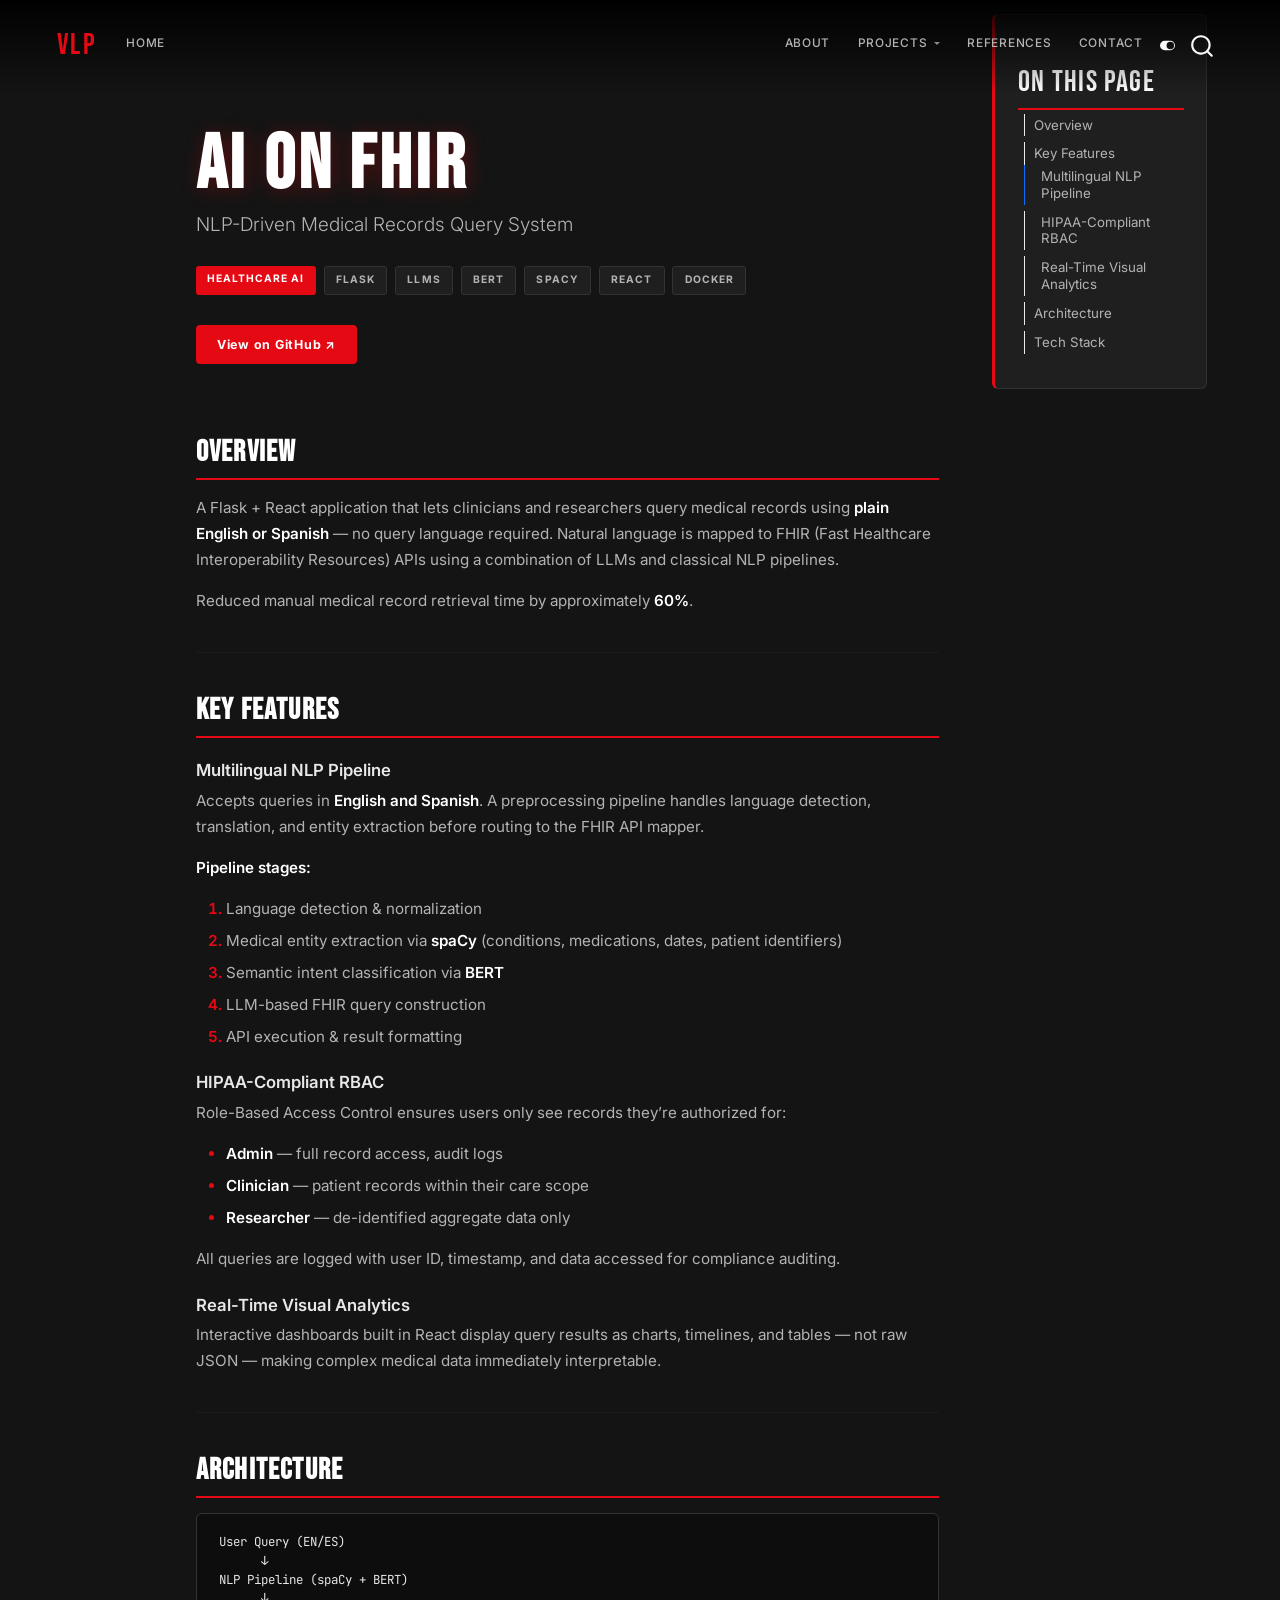
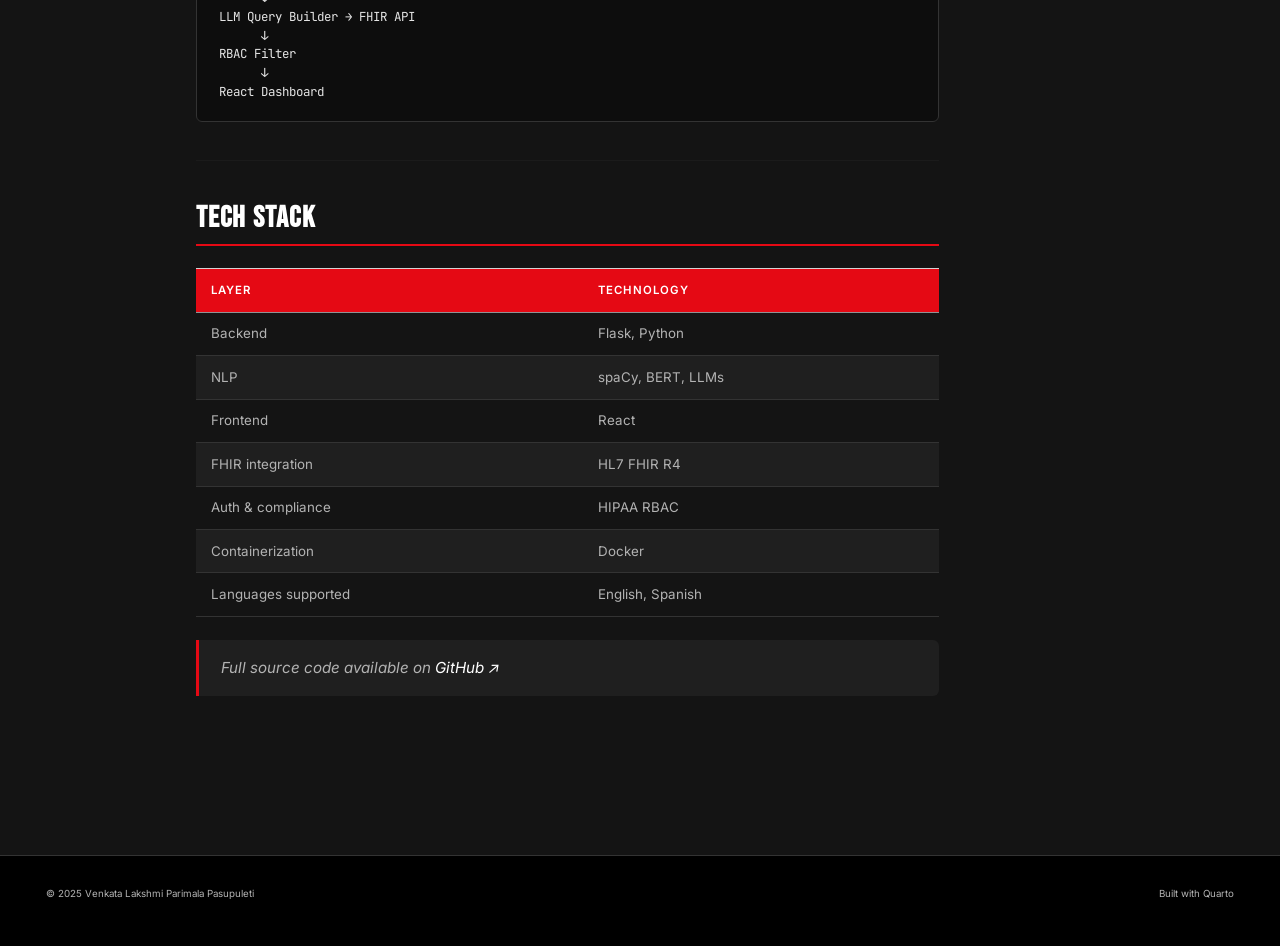
<file: docs/project_aifhir.html>
<!DOCTYPE html>
<html xmlns="http://www.w3.org/1999/xhtml" lang="en" xml:lang="en"><head>

<meta charset="utf-8">
<meta name="generator" content="quarto-1.9.36">

<meta name="viewport" content="width=device-width, initial-scale=1.0, user-scalable=yes">


<title>AI on FHIR – VLP</title>
<style>
/* Default styles provided by pandoc.
** See https://pandoc.org/MANUAL.html#variables-for-html for config info.
*/
code{white-space: pre-wrap;}
span.smallcaps{font-variant: small-caps;}
div.columns{display: flex; gap: min(4vw, 1.5em);}
div.column{flex: auto; overflow-x: auto;}
div.hanging-indent{margin-left: 1.5em; text-indent: -1.5em;}
ul.task-list{list-style: none;}
ul.task-list li input[type="checkbox"] {
  width: 0.8em;
  margin: 0 0.8em 0.2em -1em; /* quarto-specific, see https://github.com/quarto-dev/quarto-cli/issues/4556 */ 
  vertical-align: middle;
}
</style>


<script src="site_libs/quarto-nav/quarto-nav.js"></script>
<script src="site_libs/quarto-nav/headroom.min.js"></script>
<script src="site_libs/clipboard/clipboard.min.js"></script>
<script src="site_libs/quarto-search/autocomplete.umd.js"></script>
<script src="site_libs/quarto-search/fuse.min.js"></script>
<script src="site_libs/quarto-search/quarto-search.js"></script>
<meta name="quarto:offset" content="./">
<link href="./images/myimage.jpg" rel="icon" type="image/jpeg">
<script src="site_libs/quarto-html/quarto.js" type="module"></script>
<script src="site_libs/quarto-html/tabsets/tabsets.js" type="module"></script>
<script src="site_libs/quarto-html/popper.min.js"></script>
<script src="site_libs/quarto-html/tippy.umd.min.js"></script>
<script src="site_libs/quarto-html/anchor.min.js"></script>
<link href="site_libs/quarto-html/tippy.css" rel="stylesheet">
<link href="site_libs/quarto-html/quarto-syntax-highlighting-dbc92dda8186f57fa2e333fbb71d6a9d.css" rel="stylesheet" class="quarto-color-scheme" id="quarto-text-highlighting-styles">
<link href="site_libs/quarto-html/quarto-syntax-highlighting-dark-dbc92dda8186f57fa2e333fbb71d6a9d.css" rel="stylesheet" class="quarto-color-scheme quarto-color-alternate" id="quarto-text-highlighting-styles">
<link href="site_libs/quarto-html/quarto-syntax-highlighting-dbc92dda8186f57fa2e333fbb71d6a9d.css" rel="stylesheet" class="quarto-color-scheme-extra" id="quarto-text-highlighting-styles">
<script src="site_libs/bootstrap/bootstrap.min.js"></script>
<link href="site_libs/bootstrap/bootstrap-icons.css" rel="stylesheet">
<link href="site_libs/bootstrap/bootstrap-f359c76eebcb751ca8f6a763dfcaf068.min.css" rel="stylesheet" append-hash="true" class="quarto-color-scheme" id="quarto-bootstrap" data-mode="light">
<link href="site_libs/bootstrap/bootstrap-dark-ee1acf71531af147f566b54c1d2030bc.min.css" rel="stylesheet" append-hash="true" class="quarto-color-scheme quarto-color-alternate" id="quarto-bootstrap" data-mode="dark">
<link href="site_libs/bootstrap/bootstrap-f359c76eebcb751ca8f6a763dfcaf068.min.css" rel="stylesheet" append-hash="true" class="quarto-color-scheme-extra" id="quarto-bootstrap" data-mode="light">
<script id="quarto-search-options" type="application/json">{
  "location": "navbar",
  "copy-button": false,
  "collapse-after": 3,
  "panel-placement": "end",
  "type": "overlay",
  "limit": 50,
  "keyboard-shortcut": [
    "f",
    "/",
    "s"
  ],
  "show-item-context": false,
  "language": {
    "search-no-results-text": "No results",
    "search-matching-documents-text": "matching documents",
    "search-copy-link-title": "Copy link to search",
    "search-hide-matches-text": "Hide additional matches",
    "search-more-match-text": "more match in this document",
    "search-more-matches-text": "more matches in this document",
    "search-clear-button-title": "Clear",
    "search-text-placeholder": "",
    "search-detached-cancel-button-title": "Cancel",
    "search-submit-button-title": "Submit",
    "search-label": "Search"
  }
}</script>
<style>html{ scroll-behavior: smooth; }</style>


</head>

<body class="nav-fixed quarto-dark"><script id="quarto-html-before-body" type="application/javascript">
    const toggleBodyColorMode = (bsSheetEl) => {
      const mode = bsSheetEl.getAttribute("data-mode");
      const bodyEl = window.document.querySelector("body");
      if (mode === "dark") {
        bodyEl.classList.add("quarto-dark");
        bodyEl.classList.remove("quarto-light");
      } else {
        bodyEl.classList.add("quarto-light");
        bodyEl.classList.remove("quarto-dark");
      }
    }
    const toggleBodyColorPrimary = () => {
      const bsSheetEl = window.document.querySelector("link#quarto-bootstrap:not([rel=disabled-stylesheet])");
      if (bsSheetEl) {
        toggleBodyColorMode(bsSheetEl);
      }
    }
    const setColorSchemeToggle = (alternate) => {
      const toggles = window.document.querySelectorAll('.quarto-color-scheme-toggle');
      for (let i=0; i < toggles.length; i++) {
        const toggle = toggles[i];
        if (toggle) {
          if (alternate) {
            toggle.classList.add("alternate");
          } else {
            toggle.classList.remove("alternate");
          }
        }
      }
    };
    const toggleColorMode = (alternate) => {
      // Switch the stylesheets
      const primaryStylesheets = window.document.querySelectorAll('link.quarto-color-scheme:not(.quarto-color-alternate)');
      const alternateStylesheets = window.document.querySelectorAll('link.quarto-color-scheme.quarto-color-alternate');
      manageTransitions('#quarto-margin-sidebar .nav-link', false);
      if (alternate) {
        // note: dark is layered on light, we don't disable primary!
        enableStylesheet(alternateStylesheets);
        for (const sheetNode of alternateStylesheets) {
          if (sheetNode.id === "quarto-bootstrap") {
            toggleBodyColorMode(sheetNode);
          }
        }
      } else {
        disableStylesheet(alternateStylesheets);
        enableStylesheet(primaryStylesheets)
        toggleBodyColorPrimary();
      }
      manageTransitions('#quarto-margin-sidebar .nav-link', true);
      // Switch the toggles
      setColorSchemeToggle(alternate)
      // Hack to workaround the fact that safari doesn't
      // properly recolor the scrollbar when toggling (#1455)
      if (navigator.userAgent.indexOf('Safari') > 0 && navigator.userAgent.indexOf('Chrome') == -1) {
        manageTransitions("body", false);
        window.scrollTo(0, 1);
        setTimeout(() => {
          window.scrollTo(0, 0);
          manageTransitions("body", true);
        }, 40);
      }
    }
    const disableStylesheet = (stylesheets) => {
      for (let i=0; i < stylesheets.length; i++) {
        const stylesheet = stylesheets[i];
        stylesheet.rel = 'disabled-stylesheet';
      }
    }
    const enableStylesheet = (stylesheets) => {
      for (let i=0; i < stylesheets.length; i++) {
        const stylesheet = stylesheets[i];
        if(stylesheet.rel !== 'stylesheet') { // for Chrome, which will still FOUC without this check
          stylesheet.rel = 'stylesheet';
        }
      }
    }
    const manageTransitions = (selector, allowTransitions) => {
      const els = window.document.querySelectorAll(selector);
      for (let i=0; i < els.length; i++) {
        const el = els[i];
        if (allowTransitions) {
          el.classList.remove('notransition');
        } else {
          el.classList.add('notransition');
        }
      }
    }
    const isFileUrl = () => {
      return window.location.protocol === 'file:';
    }
    const hasAlternateSentinel = () => {
      let styleSentinel = getColorSchemeSentinel();
      if (styleSentinel !== null) {
        return styleSentinel === "alternate";
      } else {
        return false;
      }
    }
    const setStyleSentinel = (alternate) => {
      const value = alternate ? "alternate" : "default";
      if (!isFileUrl()) {
        window.localStorage.setItem("quarto-color-scheme", value);
      } else {
        localAlternateSentinel = value;
      }
    }
    const getColorSchemeSentinel = () => {
      if (!isFileUrl()) {
        const storageValue = window.localStorage.getItem("quarto-color-scheme");
        return storageValue != null ? storageValue : localAlternateSentinel;
      } else {
        return localAlternateSentinel;
      }
    }
    const toggleGiscusIfUsed = (isAlternate, darkModeDefault) => {
      const baseTheme = document.querySelector('#giscus-base-theme')?.value ?? 'light';
      const alternateTheme = document.querySelector('#giscus-alt-theme')?.value ?? 'dark';
      let newTheme = '';
      if(authorPrefersDark) {
        newTheme = isAlternate ? baseTheme : alternateTheme;
      } else {
        newTheme = isAlternate ? alternateTheme : baseTheme;
      }
      const changeGiscusTheme = () => {
        // From: https://github.com/giscus/giscus/issues/336
        const sendMessage = (message) => {
          const iframe = document.querySelector('iframe.giscus-frame');
          if (!iframe) return;
          iframe.contentWindow.postMessage({ giscus: message }, 'https://giscus.app');
        }
        sendMessage({
          setConfig: {
            theme: newTheme
          }
        });
      }
      const isGiscussLoaded = window.document.querySelector('iframe.giscus-frame') !== null;
      if (isGiscussLoaded) {
        changeGiscusTheme();
      }
    };
    const authorPrefersDark = true;
    const darkModeDefault = authorPrefersDark;
    let localAlternateSentinel = darkModeDefault ? 'alternate' : 'default';
    // Dark / light mode switch
    window.quartoToggleColorScheme = () => {
      // Read the current dark / light value
      let toAlternate = !hasAlternateSentinel();
      toggleColorMode(toAlternate);
      setStyleSentinel(toAlternate);
      toggleGiscusIfUsed(toAlternate, darkModeDefault);
      window.dispatchEvent(new Event('resize'));
    };
    // Switch to dark mode if need be
    if (hasAlternateSentinel()) {
      toggleColorMode(true);
    } else {
      toggleColorMode(false);
    }
  </script>

<div id="quarto-search-results"></div>
  <header id="quarto-header" class="headroom fixed-top">
    <nav class="navbar navbar-expand-lg " data-bs-theme="dark">
      <div class="navbar-container container-fluid">
      <div class="navbar-brand-container mx-auto">
    <a class="navbar-brand" href="./index.html">
    <span class="navbar-title">VLP</span>
    </a>
  </div>
            <div id="quarto-search" class="" title="Search"></div>
          <button class="navbar-toggler" type="button" data-bs-toggle="collapse" data-bs-target="#navbarCollapse" aria-controls="navbarCollapse" role="menu" aria-expanded="false" aria-label="Toggle navigation" onclick="if (window.quartoToggleHeadroom) { window.quartoToggleHeadroom(); }">
  <span class="navbar-toggler-icon"></span>
</button>
          <div class="collapse navbar-collapse" id="navbarCollapse">
            <ul class="navbar-nav navbar-nav-scroll me-auto">
  <li class="nav-item">
    <a class="nav-link" href="./index.html"> 
<span class="menu-text">HOME</span></a>
  </li>  
</ul>
            <ul class="navbar-nav navbar-nav-scroll ms-auto">
  <li class="nav-item">
    <a class="nav-link" href="./about.html"> 
<span class="menu-text">ABOUT</span></a>
  </li>  
  <li class="nav-item dropdown ">
    <a class="nav-link dropdown-toggle" href="#" id="nav-menu-projects" role="link" data-bs-toggle="dropdown" aria-expanded="false">
 <span class="menu-text">PROJECTS</span>
    </a>
    <ul class="dropdown-menu dropdown-menu-end" aria-labelledby="nav-menu-projects">    
        <li>
    <a class="dropdown-item" href="./project_agentprobe.html">
 <span class="dropdown-text">AgentProbe — AI Testing Toolkit</span></a>
  </li>  
        <li>
    <a class="dropdown-item" href="./project_aifhir.html">
 <span class="dropdown-text">AI on FHIR — Medical NLP</span></a>
  </li>  
        <li>
    <a class="dropdown-item" href="./project_crashclarity.html">
 <span class="dropdown-text">CrashClarity — UK Road Safety</span></a>
  </li>  
        <li>
    <a class="dropdown-item" href="./project_suicide_rates.html">
 <span class="dropdown-text">Global Suicide Rates Analysis</span></a>
  </li>  
        <li>
    <a class="dropdown-item" href="./project_realestate.html">
 <span class="dropdown-text">Real Estate vs Socioeconomics</span></a>
  </li>  
    </ul>
  </li>
  <li class="nav-item">
    <a class="nav-link" href="./References.html"> 
<span class="menu-text">REFERENCES</span></a>
  </li>  
  <li class="nav-item">
    <a class="nav-link" href="./contact.html"> 
<span class="menu-text">CONTACT</span></a>
  </li>  
</ul>
          </div> <!-- /navcollapse -->
            <div class="quarto-navbar-tools">
  <a href="" class="quarto-color-scheme-toggle quarto-navigation-tool  px-1" onclick="window.quartoToggleColorScheme(); return false;" title="Toggle dark mode"><i class="bi"></i></a>
</div>
      </div> <!-- /container-fluid -->
    </nav>
</header>
<!-- content -->
<div id="quarto-content" class="quarto-container page-columns page-rows-contents page-layout-article page-navbar">
<!-- sidebar -->
<!-- margin-sidebar -->
    <div id="quarto-margin-sidebar" class="sidebar margin-sidebar">
        <nav id="TOC" role="doc-toc" class="toc-active">
    <h2 id="toc-title">ON THIS PAGE</h2>
   
  <ul>
  <li><a href="#overview" id="toc-overview" class="nav-link active" data-scroll-target="#overview">Overview</a></li>
  <li><a href="#key-features" id="toc-key-features" class="nav-link" data-scroll-target="#key-features">Key Features</a>
  <ul class="collapse">
  <li><a href="#multilingual-nlp-pipeline" id="toc-multilingual-nlp-pipeline" class="nav-link" data-scroll-target="#multilingual-nlp-pipeline">Multilingual NLP Pipeline</a></li>
  <li><a href="#hipaa-compliant-rbac" id="toc-hipaa-compliant-rbac" class="nav-link" data-scroll-target="#hipaa-compliant-rbac">HIPAA-Compliant RBAC</a></li>
  <li><a href="#real-time-visual-analytics" id="toc-real-time-visual-analytics" class="nav-link" data-scroll-target="#real-time-visual-analytics">Real-Time Visual Analytics</a></li>
  </ul></li>
  <li><a href="#architecture" id="toc-architecture" class="nav-link" data-scroll-target="#architecture">Architecture</a></li>
  <li><a href="#tech-stack" id="toc-tech-stack" class="nav-link" data-scroll-target="#tech-stack">Tech Stack</a></li>
  </ul>
</nav>
    </div>
<!-- main -->
<main class="content" id="quarto-document-content">


<header id="title-block-header" class="quarto-title-block default">
<div class="quarto-title">
<h1 class="title">AI on FHIR</h1>
<p class="subtitle lead">NLP-Driven Medical Records Query System</p>
</div>



<div class="quarto-title-meta">

    
  
    
  </div>
  


</header>


<div style="display:flex;gap:0.5rem;flex-wrap:wrap;margin-bottom:2rem;">
<span style="background:#e50914;color:#fff;font-size:0.68rem;font-weight:700;letter-spacing:0.1em;text-transform:uppercase;padding:0.3rem 0.75rem;border-radius:3px;">Healthcare AI</span>
<span style="background:#1f1f1f;color:#b3b3b3;font-size:0.68rem;font-weight:700;letter-spacing:0.1em;text-transform:uppercase;padding:0.3rem 0.75rem;border-radius:3px;border:1px solid #333;">Flask</span>
<span style="background:#1f1f1f;color:#b3b3b3;font-size:0.68rem;font-weight:700;letter-spacing:0.1em;text-transform:uppercase;padding:0.3rem 0.75rem;border-radius:3px;border:1px solid #333;">LLMs</span>
<span style="background:#1f1f1f;color:#b3b3b3;font-size:0.68rem;font-weight:700;letter-spacing:0.1em;text-transform:uppercase;padding:0.3rem 0.75rem;border-radius:3px;border:1px solid #333;">BERT</span>
<span style="background:#1f1f1f;color:#b3b3b3;font-size:0.68rem;font-weight:700;letter-spacing:0.1em;text-transform:uppercase;padding:0.3rem 0.75rem;border-radius:3px;border:1px solid #333;">spaCy</span>
<span style="background:#1f1f1f;color:#b3b3b3;font-size:0.68rem;font-weight:700;letter-spacing:0.1em;text-transform:uppercase;padding:0.3rem 0.75rem;border-radius:3px;border:1px solid #333;">React</span>
<span style="background:#1f1f1f;color:#b3b3b3;font-size:0.68rem;font-weight:700;letter-spacing:0.1em;text-transform:uppercase;padding:0.3rem 0.75rem;border-radius:3px;border:1px solid #333;">Docker</span>
</div>
<a href="https://github.com/venkatalakshmiparimala/AI_on_FHIR" target="_blank" style="display:inline-flex;align-items:center;gap:0.5rem;background:#e50914;color:#fff !important;padding:0.6rem 1.4rem;border-radius:4px;font-size:0.82rem;font-weight:700;text-decoration:none !important;letter-spacing:0.06em;margin-bottom:2.5rem;">
  View on GitHub ↗
</a>
<section id="overview" class="level2">
<h2 class="anchored" data-anchor-id="overview">Overview</h2>
<p>A Flask + React application that lets clinicians and researchers query medical records using <strong>plain English or Spanish</strong> — no query language required. Natural language is mapped to FHIR (Fast Healthcare Interoperability Resources) APIs using a combination of LLMs and classical NLP pipelines.</p>
<p>Reduced manual medical record retrieval time by approximately <strong>60%</strong>.</p>
<hr>
</section>
<section id="key-features" class="level2">
<h2 class="anchored" data-anchor-id="key-features">Key Features</h2>
<section id="multilingual-nlp-pipeline" class="level3">
<h3 class="anchored" data-anchor-id="multilingual-nlp-pipeline">Multilingual NLP Pipeline</h3>
<p>Accepts queries in <strong>English and Spanish</strong>. A preprocessing pipeline handles language detection, translation, and entity extraction before routing to the FHIR API mapper.</p>
<p><strong>Pipeline stages:</strong></p>
<ol type="1">
<li>Language detection &amp; normalization</li>
<li>Medical entity extraction via <strong>spaCy</strong> (conditions, medications, dates, patient identifiers)</li>
<li>Semantic intent classification via <strong>BERT</strong></li>
<li>LLM-based FHIR query construction</li>
<li>API execution &amp; result formatting</li>
</ol>
</section>
<section id="hipaa-compliant-rbac" class="level3">
<h3 class="anchored" data-anchor-id="hipaa-compliant-rbac">HIPAA-Compliant RBAC</h3>
<p>Role-Based Access Control ensures users only see records they’re authorized for:</p>
<ul>
<li><strong>Admin</strong> — full record access, audit logs</li>
<li><strong>Clinician</strong> — patient records within their care scope</li>
<li><strong>Researcher</strong> — de-identified aggregate data only</li>
</ul>
<p>All queries are logged with user ID, timestamp, and data accessed for compliance auditing.</p>
</section>
<section id="real-time-visual-analytics" class="level3">
<h3 class="anchored" data-anchor-id="real-time-visual-analytics">Real-Time Visual Analytics</h3>
<p>Interactive dashboards built in React display query results as charts, timelines, and tables — not raw JSON — making complex medical data immediately interpretable.</p>
<hr>
</section>
</section>
<section id="architecture" class="level2">
<h2 class="anchored" data-anchor-id="architecture">Architecture</h2>
<pre><code>User Query (EN/ES)
      ↓
NLP Pipeline (spaCy + BERT)
      ↓
LLM Query Builder → FHIR API
      ↓
RBAC Filter
      ↓
React Dashboard</code></pre>
<hr>
</section>
<section id="tech-stack" class="level2">
<h2 class="anchored" data-anchor-id="tech-stack">Tech Stack</h2>
<table class="caption-top table">
<thead>
<tr class="header">
<th>Layer</th>
<th>Technology</th>
</tr>
</thead>
<tbody>
<tr class="odd">
<td>Backend</td>
<td>Flask, Python</td>
</tr>
<tr class="even">
<td>NLP</td>
<td>spaCy, BERT, LLMs</td>
</tr>
<tr class="odd">
<td>Frontend</td>
<td>React</td>
</tr>
<tr class="even">
<td>FHIR integration</td>
<td>HL7 FHIR R4</td>
</tr>
<tr class="odd">
<td>Auth &amp; compliance</td>
<td>HIPAA RBAC</td>
</tr>
<tr class="even">
<td>Containerization</td>
<td>Docker</td>
</tr>
<tr class="odd">
<td>Languages supported</td>
<td>English, Spanish</td>
</tr>
</tbody>
</table>
<blockquote class="blockquote">
<p>Full source code available on <a href="https://github.com/venkatalakshmiparimala/AI_on_FHIR">GitHub ↗</a></p>
</blockquote>


</section>

</main> <!-- /main -->
<script id="quarto-html-after-body" type="application/javascript">
  window.document.addEventListener("DOMContentLoaded", function (event) {
    // Ensure there is a toggle, if there isn't float one in the top right
    if (window.document.querySelector('.quarto-color-scheme-toggle') === null) {
      const a = window.document.createElement('a');
      a.classList.add('top-right');
      a.classList.add('quarto-color-scheme-toggle');
      a.href = "";
      a.onclick = function() { try { window.quartoToggleColorScheme(); } catch {} return false; };
      const i = window.document.createElement("i");
      i.classList.add('bi');
      a.appendChild(i);
      window.document.body.appendChild(a);
    }
    setColorSchemeToggle(hasAlternateSentinel())
    const icon = "";
    const anchorJS = new window.AnchorJS();
    anchorJS.options = {
      placement: 'right',
      icon: icon
    };
    anchorJS.add('.anchored');
    const isCodeAnnotation = (el) => {
      for (const clz of el.classList) {
        if (clz.startsWith('code-annotation-')) {                     
          return true;
        }
      }
      return false;
    }
    const onCopySuccess = function(e) {
      // button target
      const button = e.trigger;
      // don't keep focus
      button.blur();
      // flash "checked"
      button.classList.add('code-copy-button-checked');
      var currentTitle = button.getAttribute("title");
      button.setAttribute("title", "Copied!");
      let tooltip;
      if (window.bootstrap) {
        button.setAttribute("data-bs-toggle", "tooltip");
        button.setAttribute("data-bs-placement", "left");
        button.setAttribute("data-bs-title", "Copied!");
        tooltip = new bootstrap.Tooltip(button, 
          { trigger: "manual", 
            customClass: "code-copy-button-tooltip",
            offset: [0, -8]});
        tooltip.show();    
      }
      setTimeout(function() {
        if (tooltip) {
          tooltip.hide();
          button.removeAttribute("data-bs-title");
          button.removeAttribute("data-bs-toggle");
          button.removeAttribute("data-bs-placement");
        }
        button.setAttribute("title", currentTitle);
        button.classList.remove('code-copy-button-checked');
      }, 1000);
      // clear code selection
      e.clearSelection();
    }
    const getTextToCopy = function(trigger) {
      const outerScaffold = trigger.parentElement.cloneNode(true);
      const codeEl = outerScaffold.querySelector('code');
      for (const childEl of codeEl.children) {
        if (isCodeAnnotation(childEl)) {
          childEl.remove();
        }
      }
      return codeEl.innerText;
    }
    const clipboard = new window.ClipboardJS('.code-copy-button:not([data-in-quarto-modal])', {
      text: getTextToCopy
    });
    clipboard.on('success', onCopySuccess);
    if (window.document.getElementById('quarto-embedded-source-code-modal')) {
      const clipboardModal = new window.ClipboardJS('.code-copy-button[data-in-quarto-modal]', {
        text: getTextToCopy,
        container: window.document.getElementById('quarto-embedded-source-code-modal')
      });
      clipboardModal.on('success', onCopySuccess);
    }
      var localhostRegex = new RegExp(/^(?:http|https):\/\/localhost\:?[0-9]*\//);
      var mailtoRegex = new RegExp(/^mailto:/);
        var filterRegex = new RegExp('/' + window.location.host + '/');
      var isInternal = (href) => {
          return filterRegex.test(href) || localhostRegex.test(href) || mailtoRegex.test(href);
      }
      // Inspect non-navigation links and adorn them if external
     var links = window.document.querySelectorAll('a[href]:not(.nav-link):not(.navbar-brand):not(.toc-action):not(.sidebar-link):not(.sidebar-item-toggle):not(.pagination-link):not(.no-external):not([aria-hidden]):not(.dropdown-item):not(.quarto-navigation-tool):not(.about-link)');
      for (var i=0; i<links.length; i++) {
        const link = links[i];
        if (!isInternal(link.href)) {
          // undo the damage that might have been done by quarto-nav.js in the case of
          // links that we want to consider external
          if (link.dataset.originalHref !== undefined) {
            link.href = link.dataset.originalHref;
          }
            // target, if specified
            link.setAttribute("target", "_blank");
            if (link.getAttribute("rel") === null) {
              link.setAttribute("rel", "noopener");
            }
        }
      }
    function tippyHover(el, contentFn, onTriggerFn, onUntriggerFn) {
      const config = {
        allowHTML: true,
        maxWidth: 500,
        delay: 100,
        arrow: false,
        appendTo: function(el) {
            return el.parentElement;
        },
        interactive: true,
        interactiveBorder: 10,
        theme: 'quarto',
        placement: 'bottom-start',
      };
      if (contentFn) {
        config.content = contentFn;
      }
      if (onTriggerFn) {
        config.onTrigger = onTriggerFn;
      }
      if (onUntriggerFn) {
        config.onUntrigger = onUntriggerFn;
      }
      window.tippy(el, config); 
    }
    const noterefs = window.document.querySelectorAll('a[role="doc-noteref"]');
    for (var i=0; i<noterefs.length; i++) {
      const ref = noterefs[i];
      tippyHover(ref, function() {
        // use id or data attribute instead here
        let href = ref.getAttribute('data-footnote-href') || ref.getAttribute('href');
        try { href = new URL(href).hash; } catch {}
        const id = href.replace(/^#\/?/, "");
        const note = window.document.getElementById(id);
        if (note) {
          return note.innerHTML;
        } else {
          return "";
        }
      });
    }
    const xrefs = window.document.querySelectorAll('a.quarto-xref');
    const processXRef = (id, note) => {
      // Strip column container classes
      const stripColumnClz = (el) => {
        el.classList.remove("page-full", "page-columns");
        if (el.children) {
          for (const child of el.children) {
            stripColumnClz(child);
          }
        }
      }
      stripColumnClz(note)
      if (id === null || id.startsWith('sec-')) {
        // Special case sections, only their first couple elements
        const container = document.createElement("div");
        if (note.children && note.children.length > 2) {
          container.appendChild(note.children[0].cloneNode(true));
          for (let i = 1; i < note.children.length; i++) {
            const child = note.children[i];
            if (child.tagName === "P" && child.innerText === "") {
              continue;
            } else {
              container.appendChild(child.cloneNode(true));
              break;
            }
          }
          if (window.Quarto?.typesetMath) {
            window.Quarto.typesetMath(container);
          }
          return container.innerHTML
        } else {
          if (window.Quarto?.typesetMath) {
            window.Quarto.typesetMath(note);
          }
          return note.innerHTML;
        }
      } else {
        // Remove any anchor links if they are present
        const anchorLink = note.querySelector('a.anchorjs-link');
        if (anchorLink) {
          anchorLink.remove();
        }
        if (window.Quarto?.typesetMath) {
          window.Quarto.typesetMath(note);
        }
        if (note.classList.contains("callout")) {
          return note.outerHTML;
        } else {
          return note.innerHTML;
        }
      }
    }
    for (var i=0; i<xrefs.length; i++) {
      const xref = xrefs[i];
      tippyHover(xref, undefined, function(instance) {
        instance.disable();
        let url = xref.getAttribute('href');
        let hash = undefined; 
        if (url.startsWith('#')) {
          hash = url;
        } else {
          try { hash = new URL(url).hash; } catch {}
        }
        if (hash) {
          const id = hash.replace(/^#\/?/, "");
          const note = window.document.getElementById(id);
          if (note !== null) {
            try {
              const html = processXRef(id, note.cloneNode(true));
              instance.setContent(html);
            } finally {
              instance.enable();
              instance.show();
            }
          } else {
            // See if we can fetch this
            fetch(url.split('#')[0])
            .then(res => res.text())
            .then(html => {
              const parser = new DOMParser();
              const htmlDoc = parser.parseFromString(html, "text/html");
              const note = htmlDoc.getElementById(id);
              if (note !== null) {
                const html = processXRef(id, note);
                instance.setContent(html);
              } 
            }).finally(() => {
              instance.enable();
              instance.show();
            });
          }
        } else {
          // See if we can fetch a full url (with no hash to target)
          // This is a special case and we should probably do some content thinning / targeting
          fetch(url)
          .then(res => res.text())
          .then(html => {
            const parser = new DOMParser();
            const htmlDoc = parser.parseFromString(html, "text/html");
            const note = htmlDoc.querySelector('main.content');
            if (note !== null) {
              // This should only happen for chapter cross references
              // (since there is no id in the URL)
              // remove the first header
              if (note.children.length > 0 && note.children[0].tagName === "HEADER") {
                note.children[0].remove();
              }
              const html = processXRef(null, note);
              instance.setContent(html);
            } 
          }).finally(() => {
            instance.enable();
            instance.show();
          });
        }
      }, function(instance) {
      });
    }
        let selectedAnnoteEl;
        const selectorForAnnotation = ( cell, annotation) => {
          let cellAttr = 'data-code-cell="' + cell + '"';
          let lineAttr = 'data-code-annotation="' +  annotation + '"';
          const selector = 'span[' + cellAttr + '][' + lineAttr + ']';
          return selector;
        }
        const selectCodeLines = (annoteEl) => {
          const doc = window.document;
          const targetCell = annoteEl.getAttribute("data-target-cell");
          const targetAnnotation = annoteEl.getAttribute("data-target-annotation");
          const annoteSpan = window.document.querySelector(selectorForAnnotation(targetCell, targetAnnotation));
          const lines = annoteSpan.getAttribute("data-code-lines").split(",");
          const lineIds = lines.map((line) => {
            return targetCell + "-" + line;
          })
          let top = null;
          let height = null;
          let parent = null;
          if (lineIds.length > 0) {
              //compute the position of the single el (top and bottom and make a div)
              const el = window.document.getElementById(lineIds[0]);
              top = el.offsetTop;
              height = el.offsetHeight;
              parent = el.parentElement.parentElement;
            if (lineIds.length > 1) {
              const lastEl = window.document.getElementById(lineIds[lineIds.length - 1]);
              const bottom = lastEl.offsetTop + lastEl.offsetHeight;
              height = bottom - top;
            }
            if (top !== null && height !== null && parent !== null) {
              // cook up a div (if necessary) and position it 
              let div = window.document.getElementById("code-annotation-line-highlight");
              if (div === null) {
                div = window.document.createElement("div");
                div.setAttribute("id", "code-annotation-line-highlight");
                div.style.position = 'absolute';
                parent.appendChild(div);
              }
              div.style.top = top - 2 + "px";
              div.style.height = height + 4 + "px";
              div.style.left = 0;
              let gutterDiv = window.document.getElementById("code-annotation-line-highlight-gutter");
              if (gutterDiv === null) {
                gutterDiv = window.document.createElement("div");
                gutterDiv.setAttribute("id", "code-annotation-line-highlight-gutter");
                gutterDiv.style.position = 'absolute';
                const codeCell = window.document.getElementById(targetCell);
                const gutter = codeCell.querySelector('.code-annotation-gutter');
                gutter.appendChild(gutterDiv);
              }
              gutterDiv.style.top = top - 2 + "px";
              gutterDiv.style.height = height + 4 + "px";
            }
            selectedAnnoteEl = annoteEl;
          }
        };
        const unselectCodeLines = () => {
          const elementsIds = ["code-annotation-line-highlight", "code-annotation-line-highlight-gutter"];
          elementsIds.forEach((elId) => {
            const div = window.document.getElementById(elId);
            if (div) {
              div.remove();
            }
          });
          selectedAnnoteEl = undefined;
        };
          // Handle positioning of the toggle
      window.addEventListener(
        "resize",
        throttle(() => {
          elRect = undefined;
          if (selectedAnnoteEl) {
            selectCodeLines(selectedAnnoteEl);
          }
        }, 10)
      );
      function throttle(fn, ms) {
      let throttle = false;
      let timer;
        return (...args) => {
          if(!throttle) { // first call gets through
              fn.apply(this, args);
              throttle = true;
          } else { // all the others get throttled
              if(timer) clearTimeout(timer); // cancel #2
              timer = setTimeout(() => {
                fn.apply(this, args);
                timer = throttle = false;
              }, ms);
          }
        };
      }
        // Attach click handler to the DT
        const annoteDls = window.document.querySelectorAll('dt[data-target-cell]');
        for (const annoteDlNode of annoteDls) {
          annoteDlNode.addEventListener('click', (event) => {
            const clickedEl = event.target;
            if (clickedEl !== selectedAnnoteEl) {
              unselectCodeLines();
              const activeEl = window.document.querySelector('dt[data-target-cell].code-annotation-active');
              if (activeEl) {
                activeEl.classList.remove('code-annotation-active');
              }
              selectCodeLines(clickedEl);
              clickedEl.classList.add('code-annotation-active');
            } else {
              // Unselect the line
              unselectCodeLines();
              clickedEl.classList.remove('code-annotation-active');
            }
          });
        }
    const findCites = (el) => {
      const parentEl = el.parentElement;
      if (parentEl) {
        const cites = parentEl.dataset.cites;
        if (cites) {
          return {
            el,
            cites: cites.split(' ')
          };
        } else {
          return findCites(el.parentElement)
        }
      } else {
        return undefined;
      }
    };
    var bibliorefs = window.document.querySelectorAll('a[role="doc-biblioref"]');
    for (var i=0; i<bibliorefs.length; i++) {
      const ref = bibliorefs[i];
      const citeInfo = findCites(ref);
      if (citeInfo) {
        tippyHover(citeInfo.el, function() {
          var popup = window.document.createElement('div');
          citeInfo.cites.forEach(function(cite) {
            var citeDiv = window.document.createElement('div');
            citeDiv.classList.add('hanging-indent');
            citeDiv.classList.add('csl-entry');
            var biblioDiv = window.document.getElementById('ref-' + cite);
            if (biblioDiv) {
              citeDiv.innerHTML = biblioDiv.innerHTML;
            }
            popup.appendChild(citeDiv);
          });
          return popup.innerHTML;
        });
      }
    }
  });
  </script>
</div> <!-- /content -->
<footer class="footer">
  <div class="nav-footer">
    <div class="nav-footer-left">
<p>© 2025 Venkata Lakshmi Parimala Pasupuleti</p>
</div>   
    <div class="nav-footer-center">
      &nbsp;
    </div>
    <div class="nav-footer-right">
<p>Built with Quarto</p>
</div>
  </div>
</footer>




<script src="site_libs/quarto-html/zenscroll-min.js"></script>
</body></html>
</file>
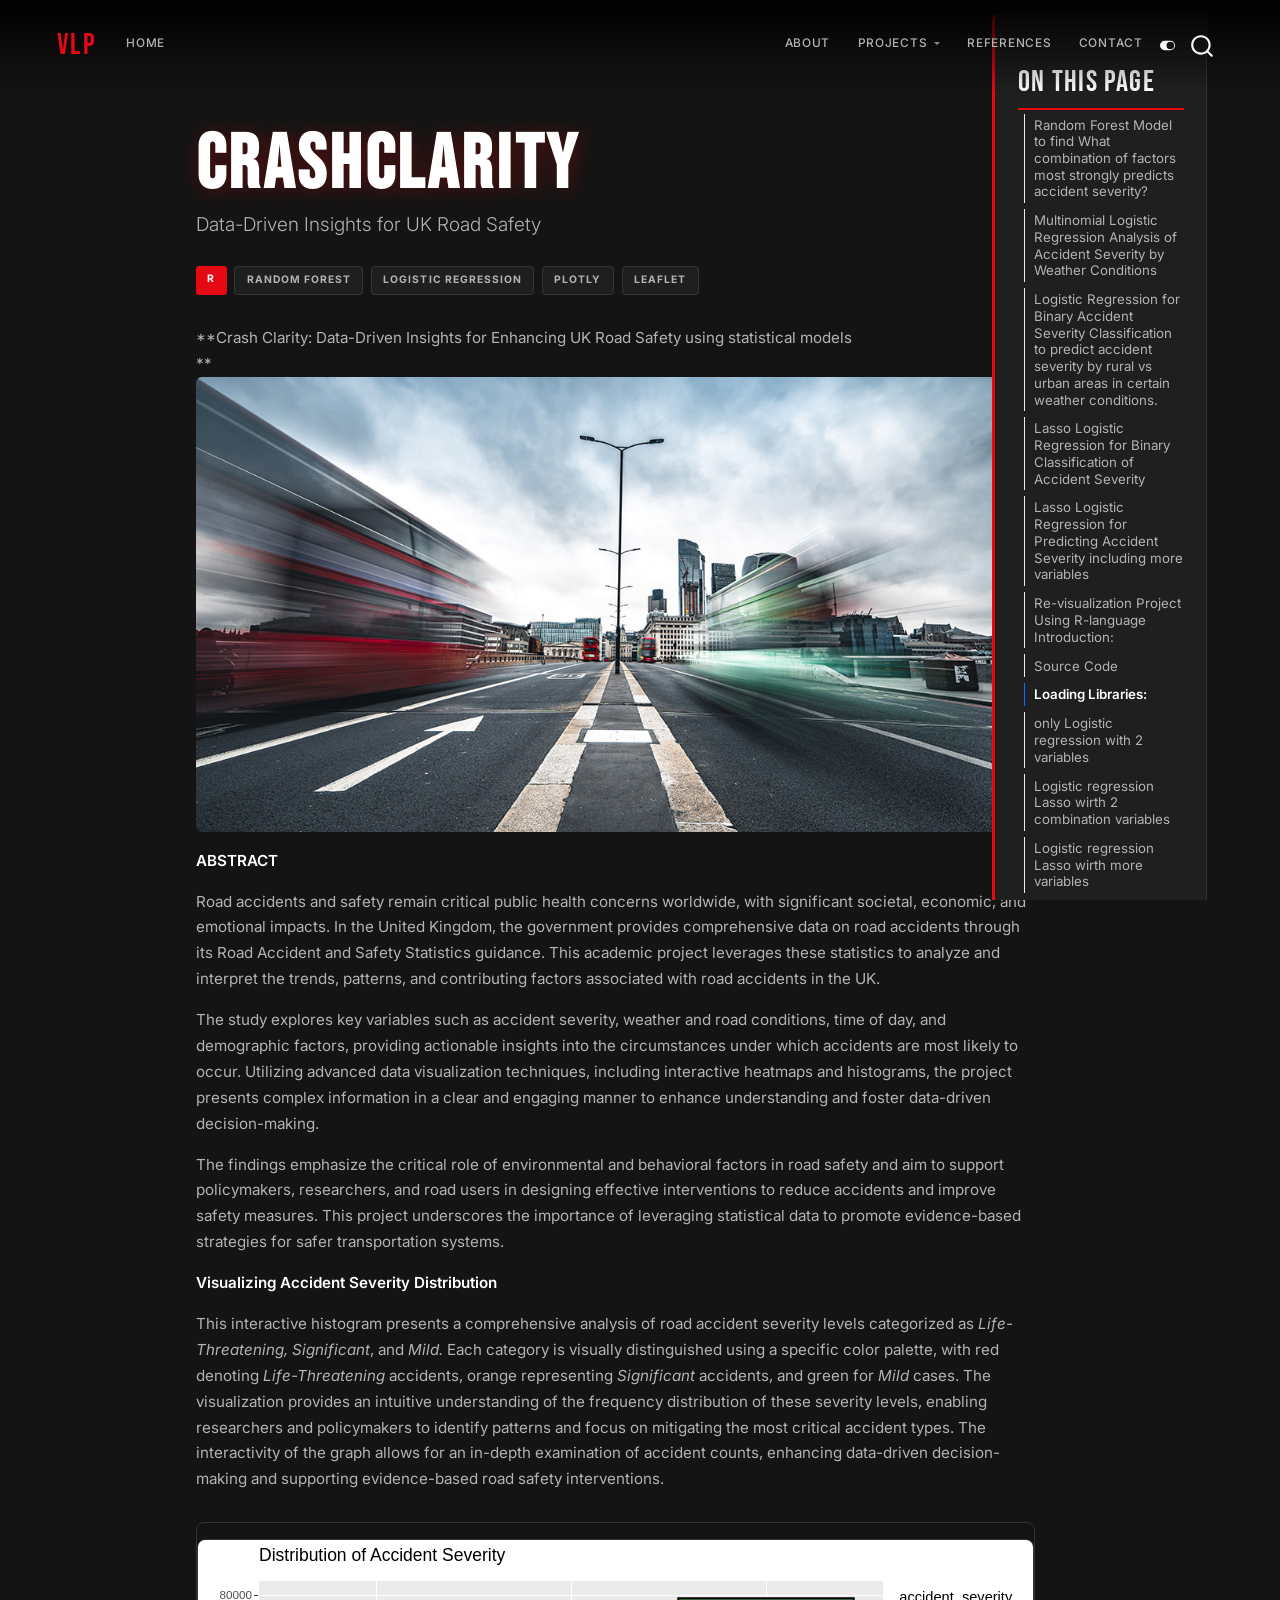
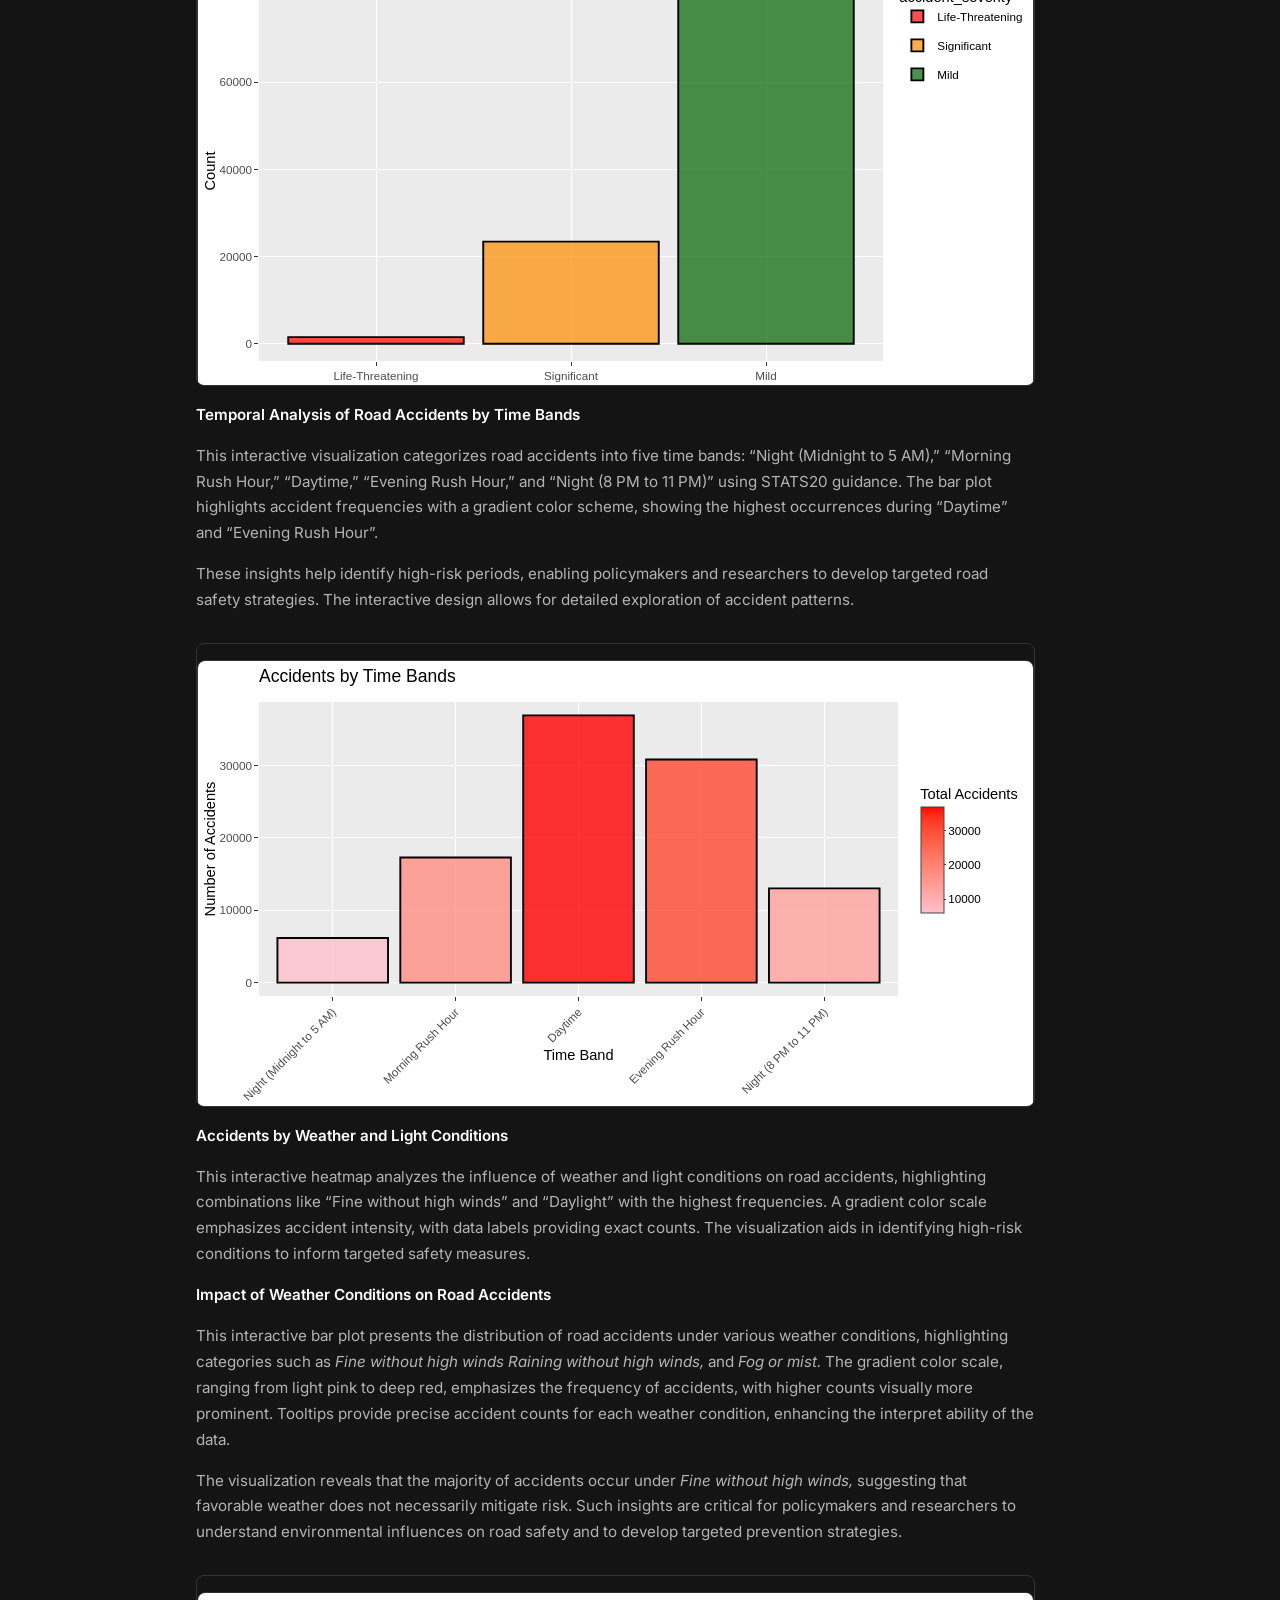
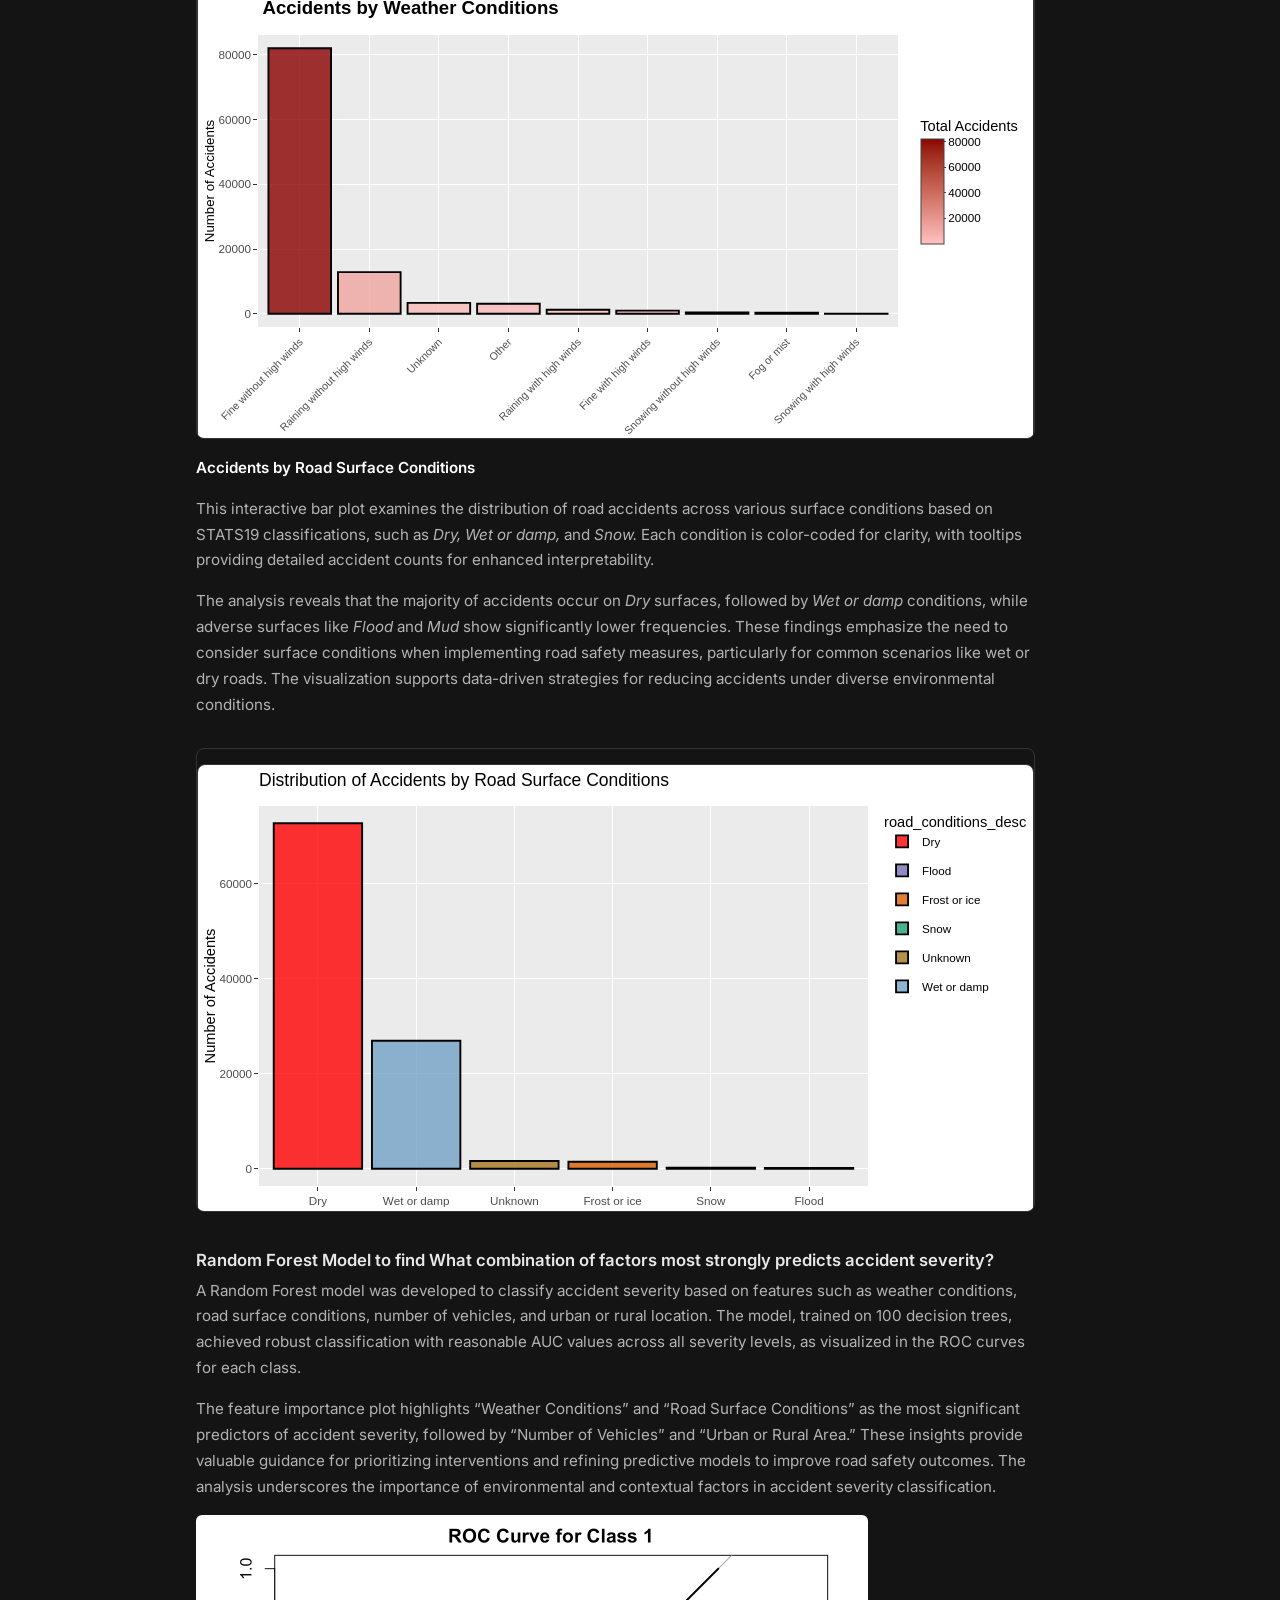
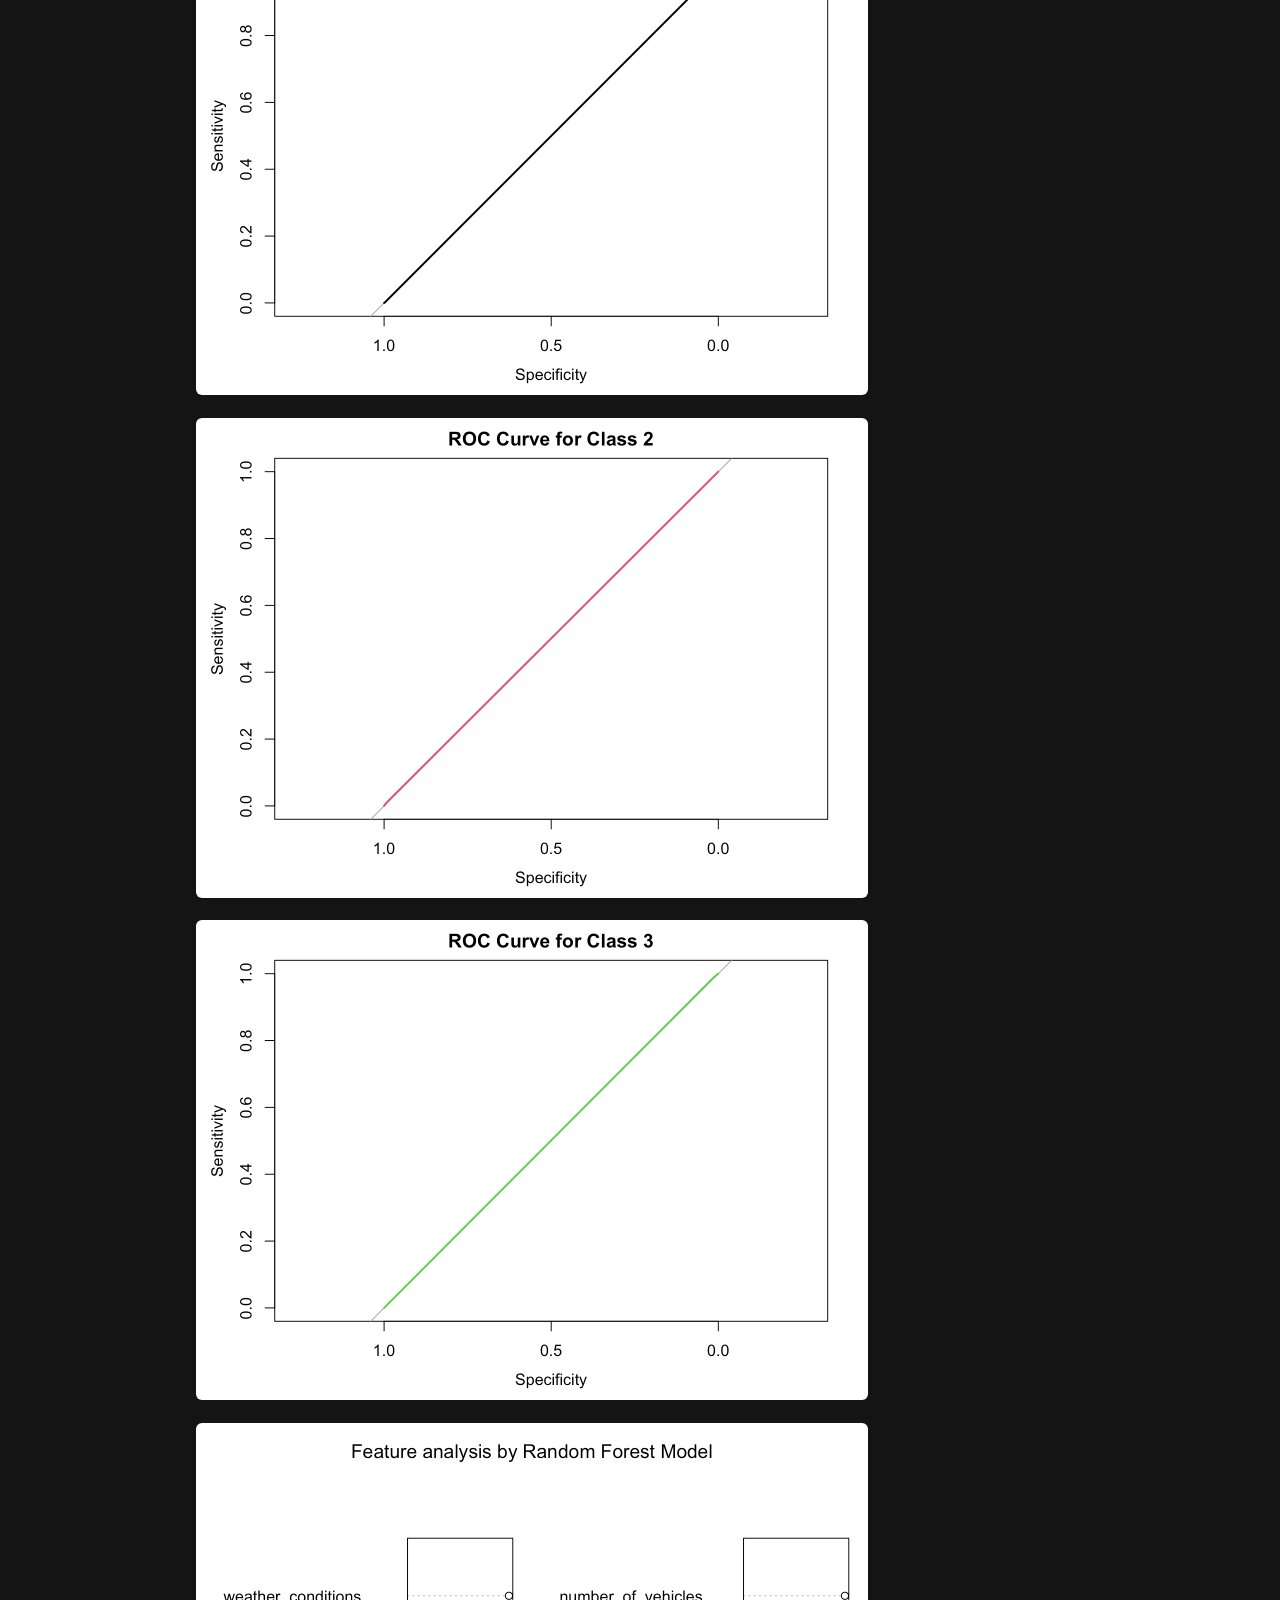
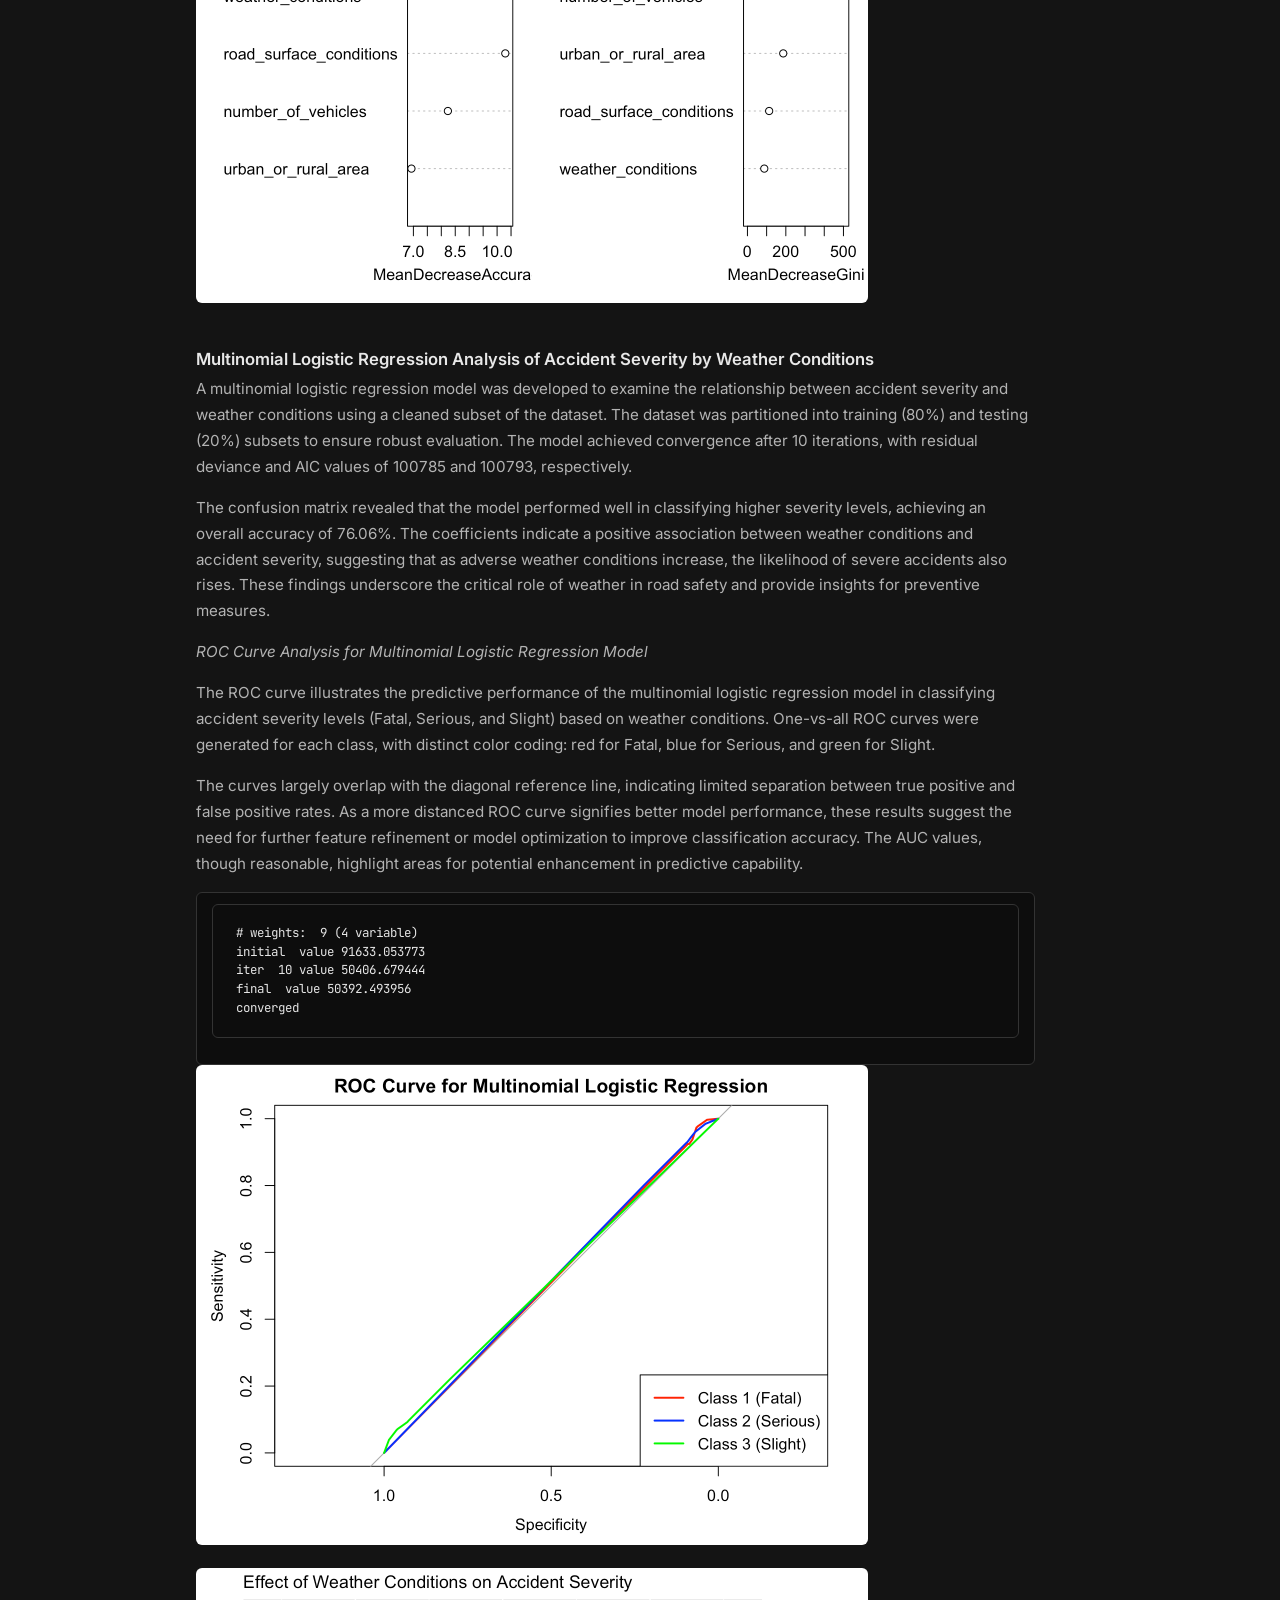
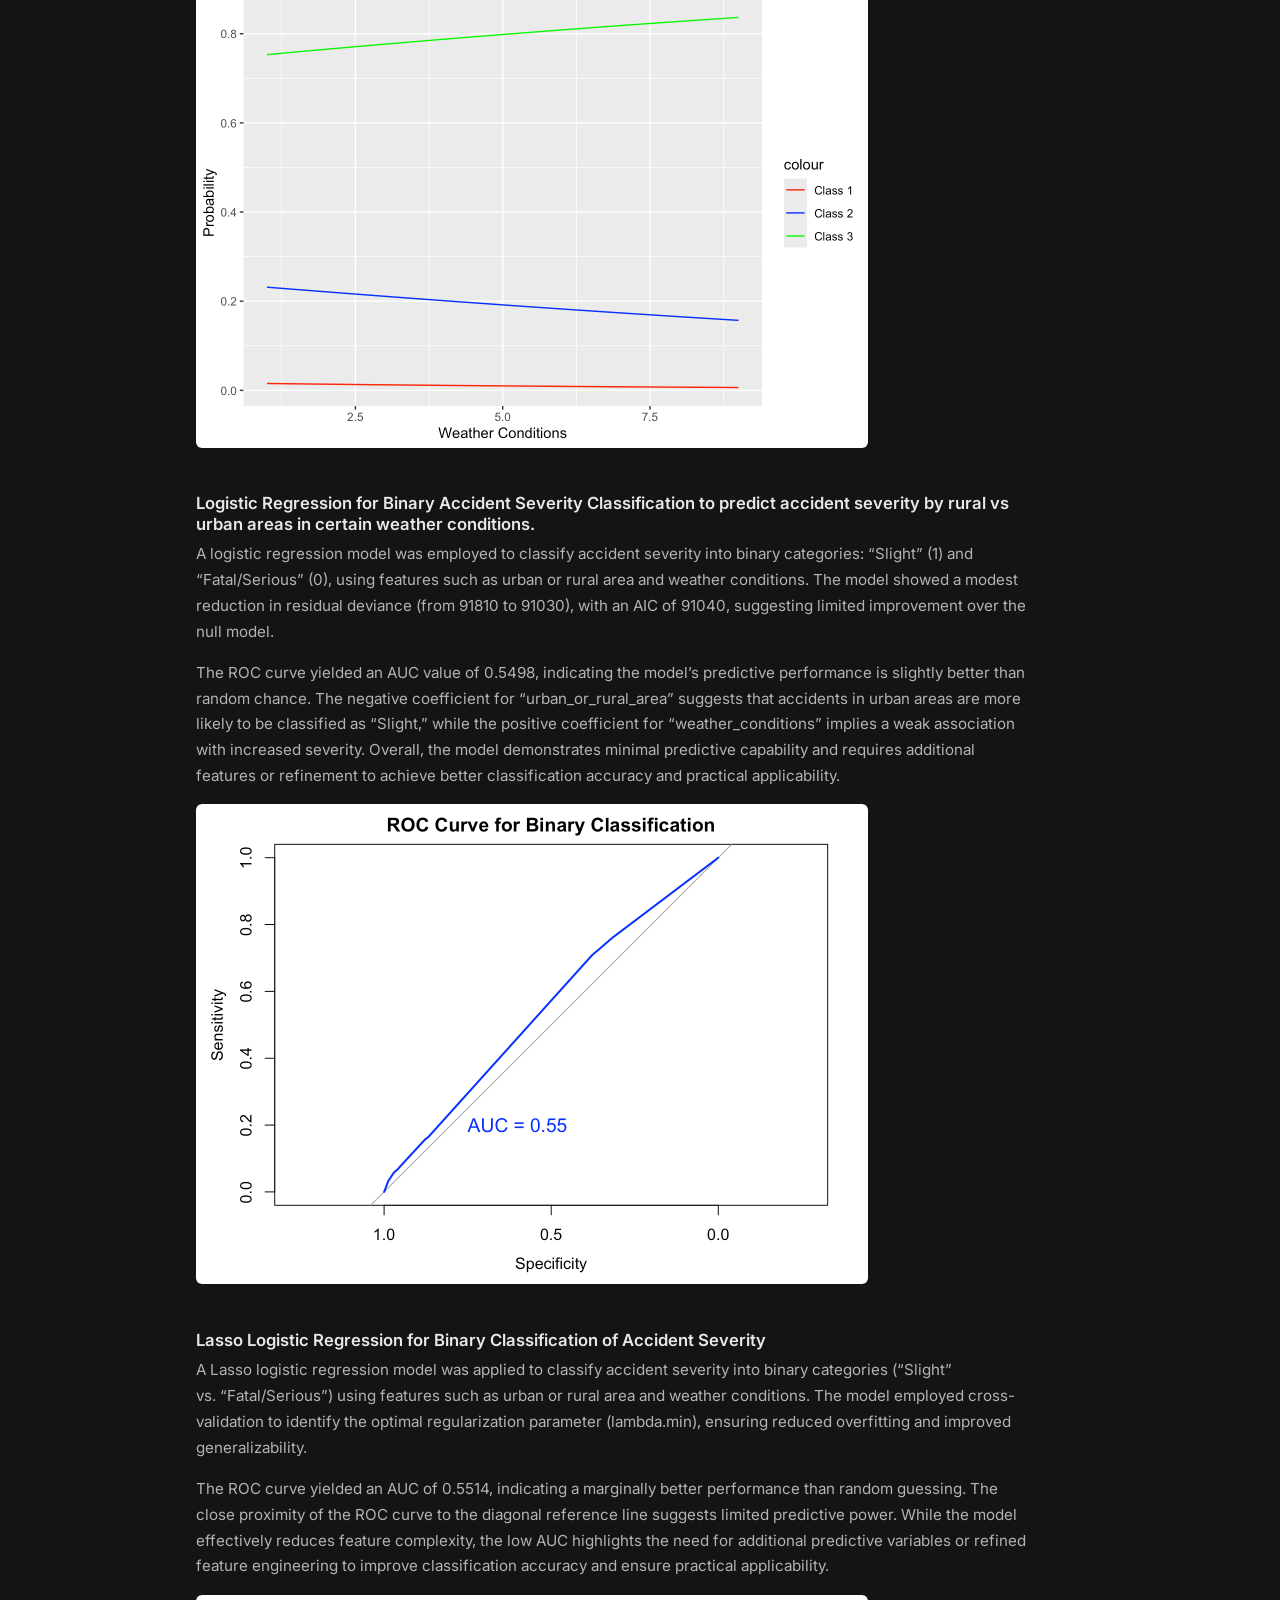
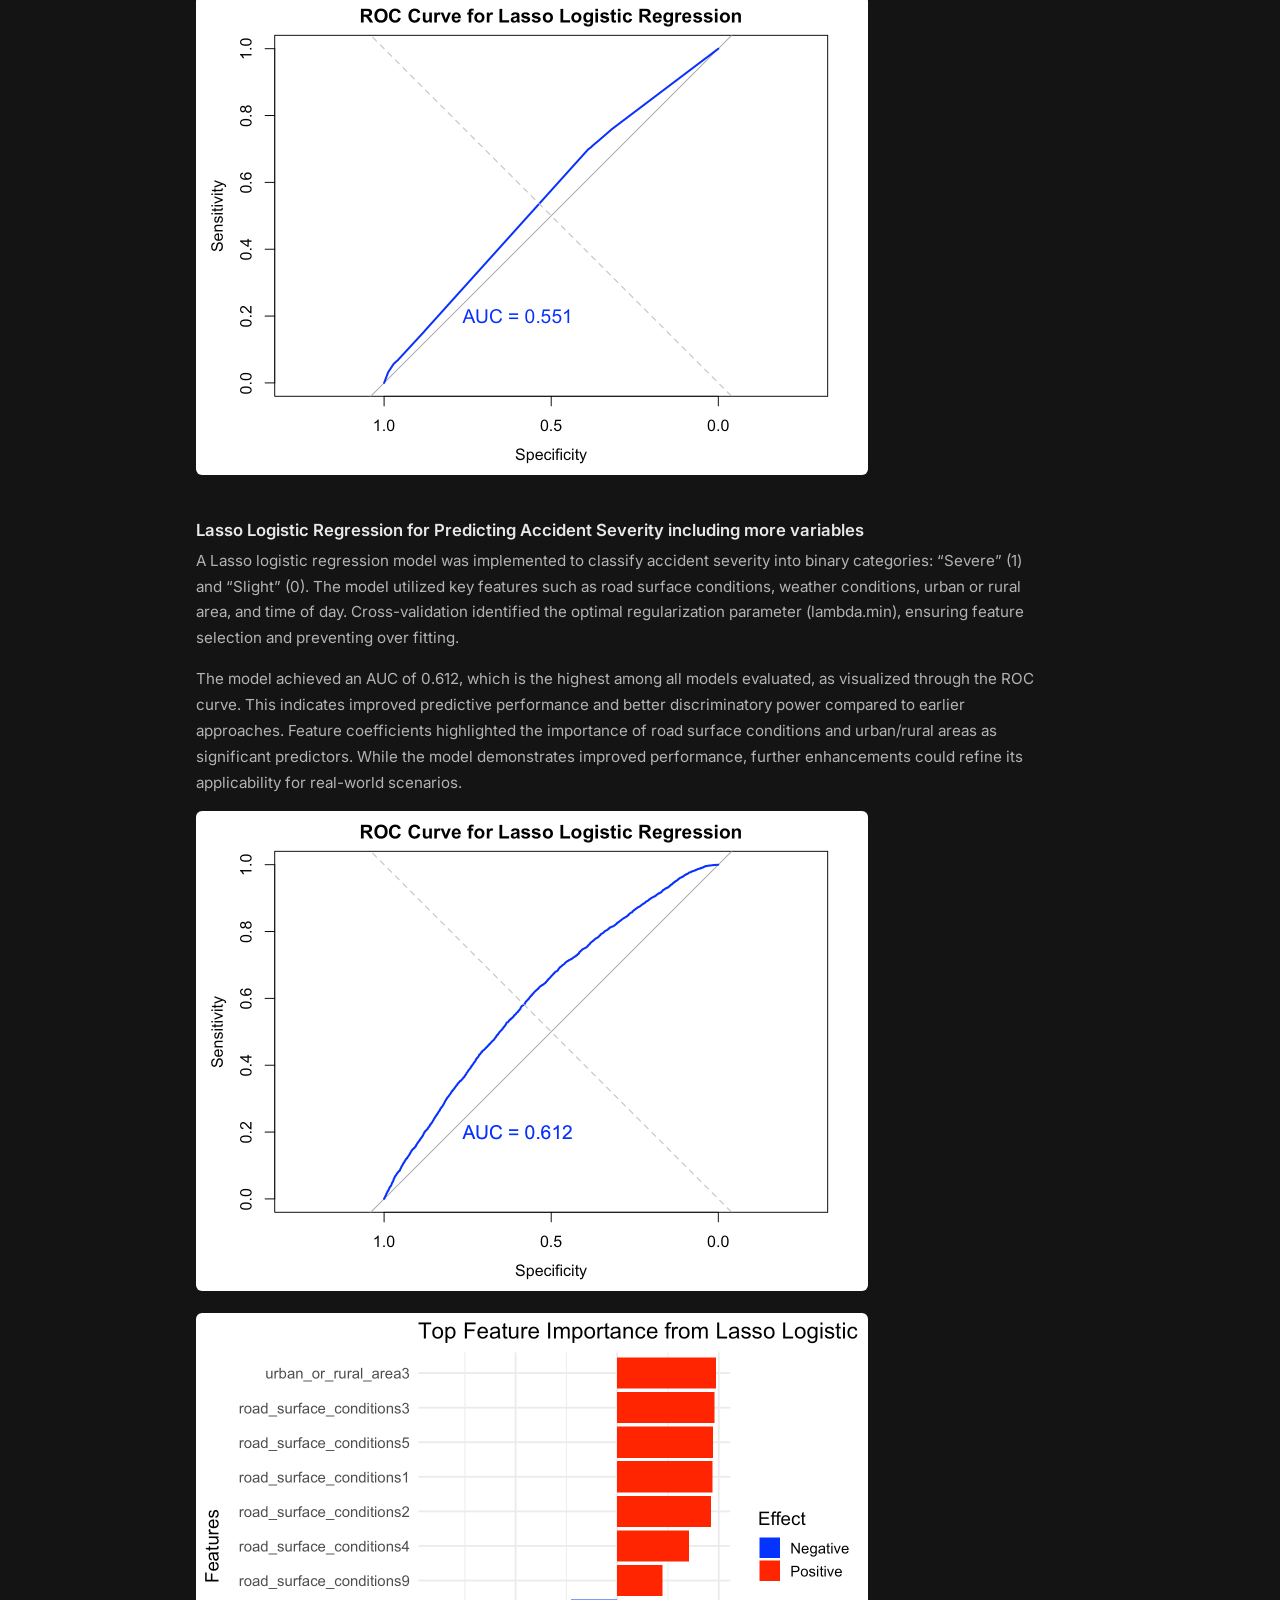
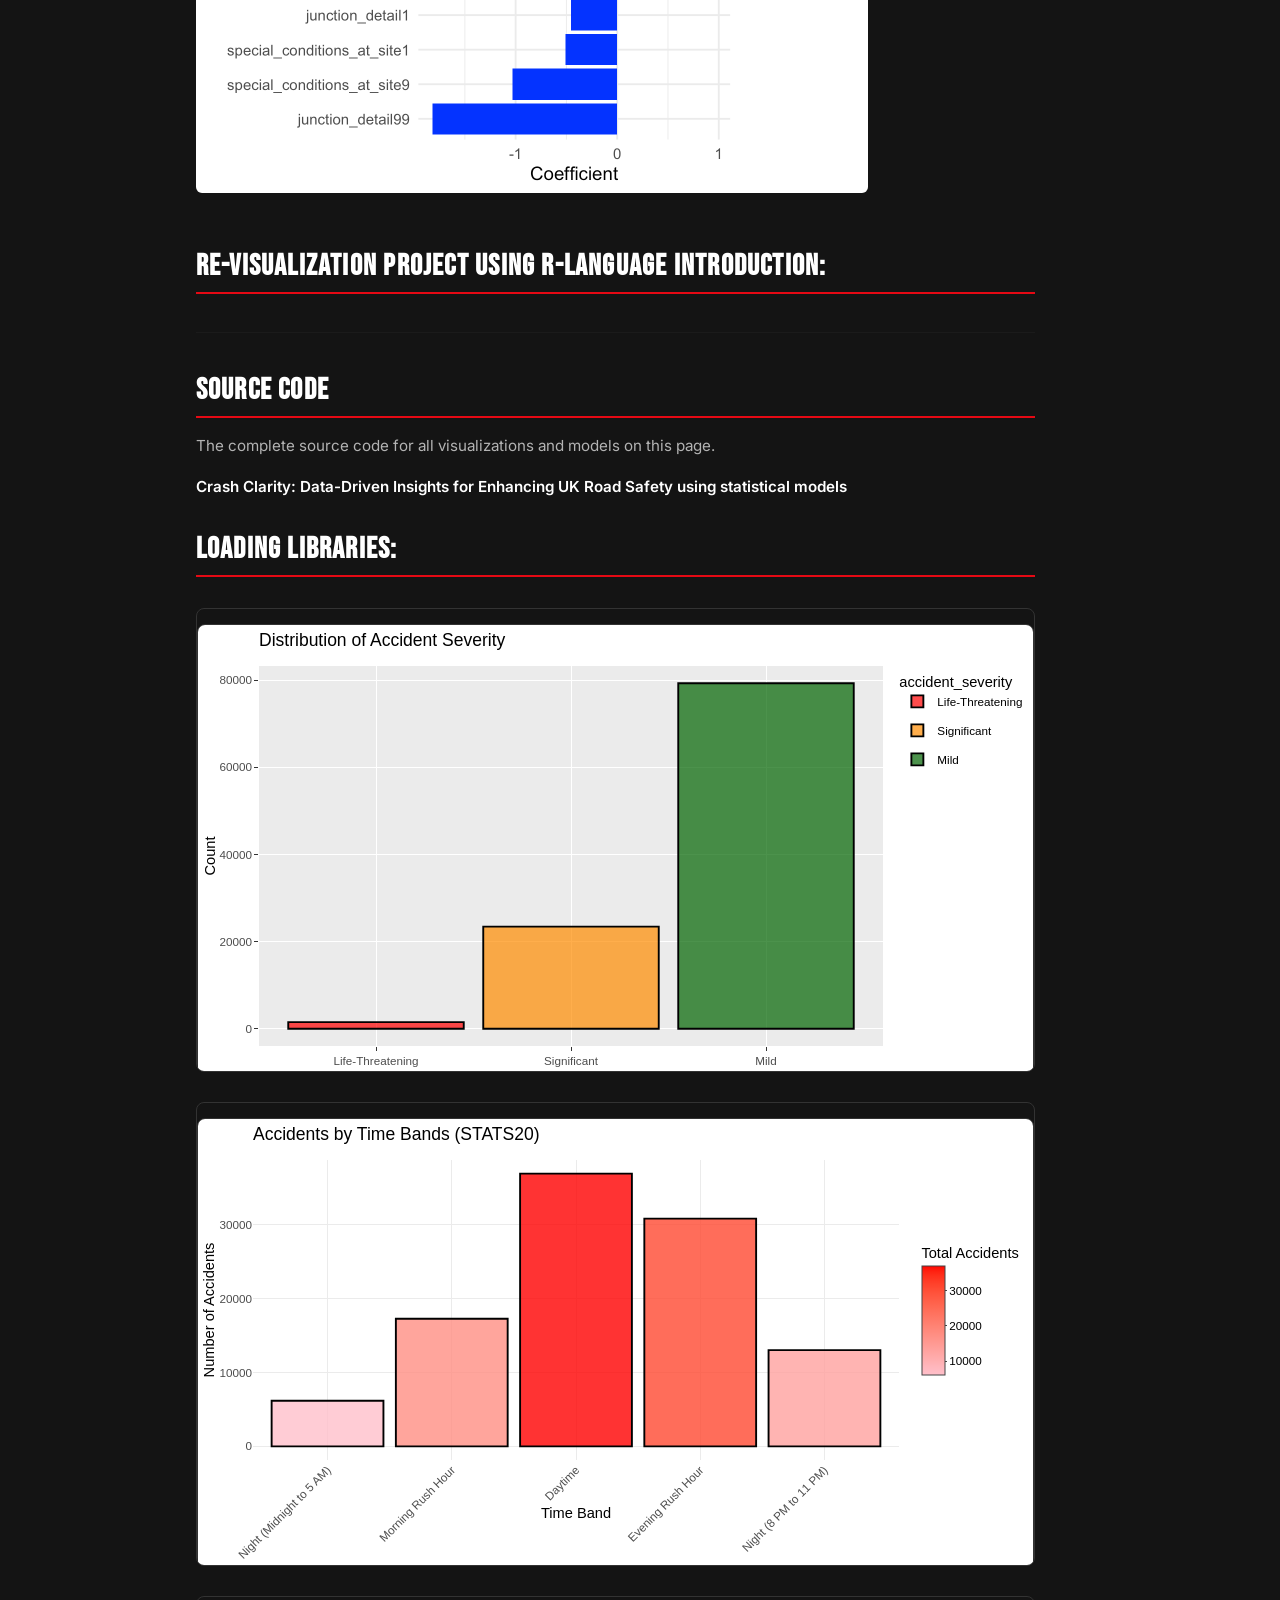
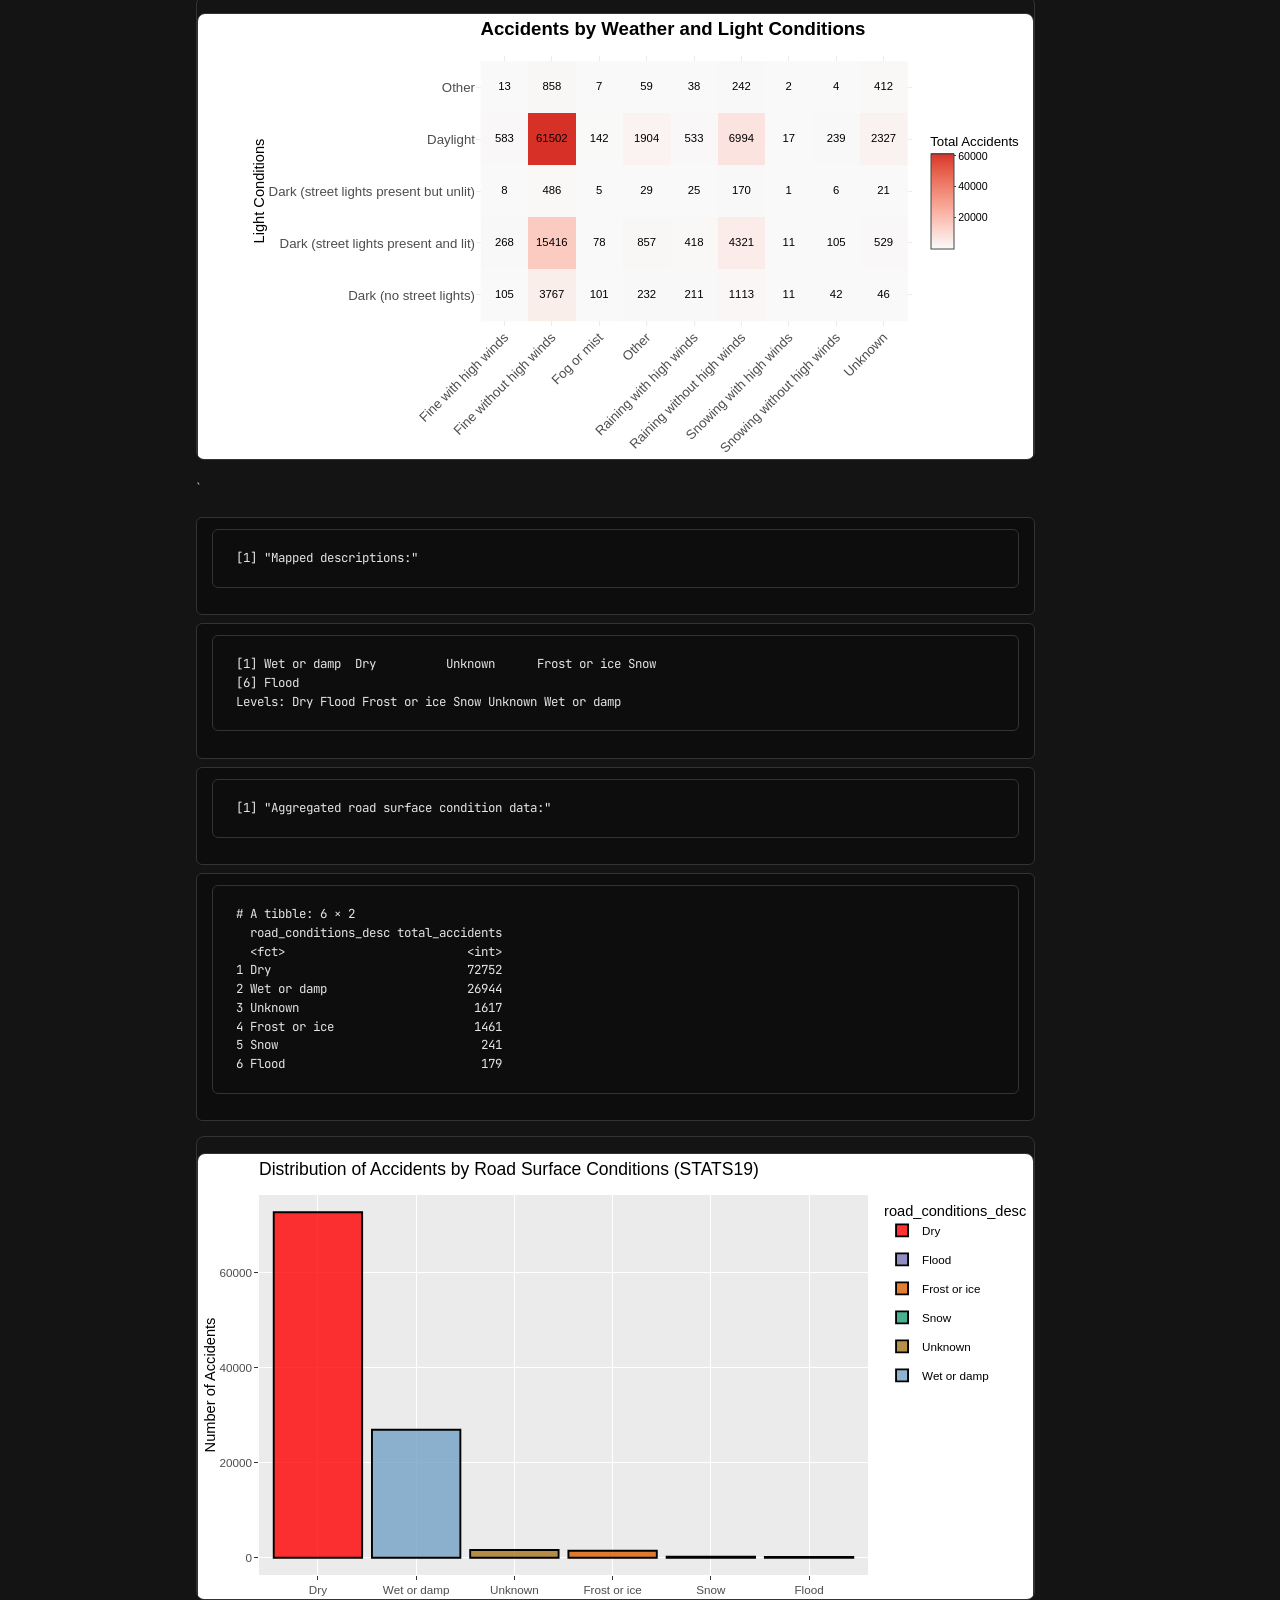
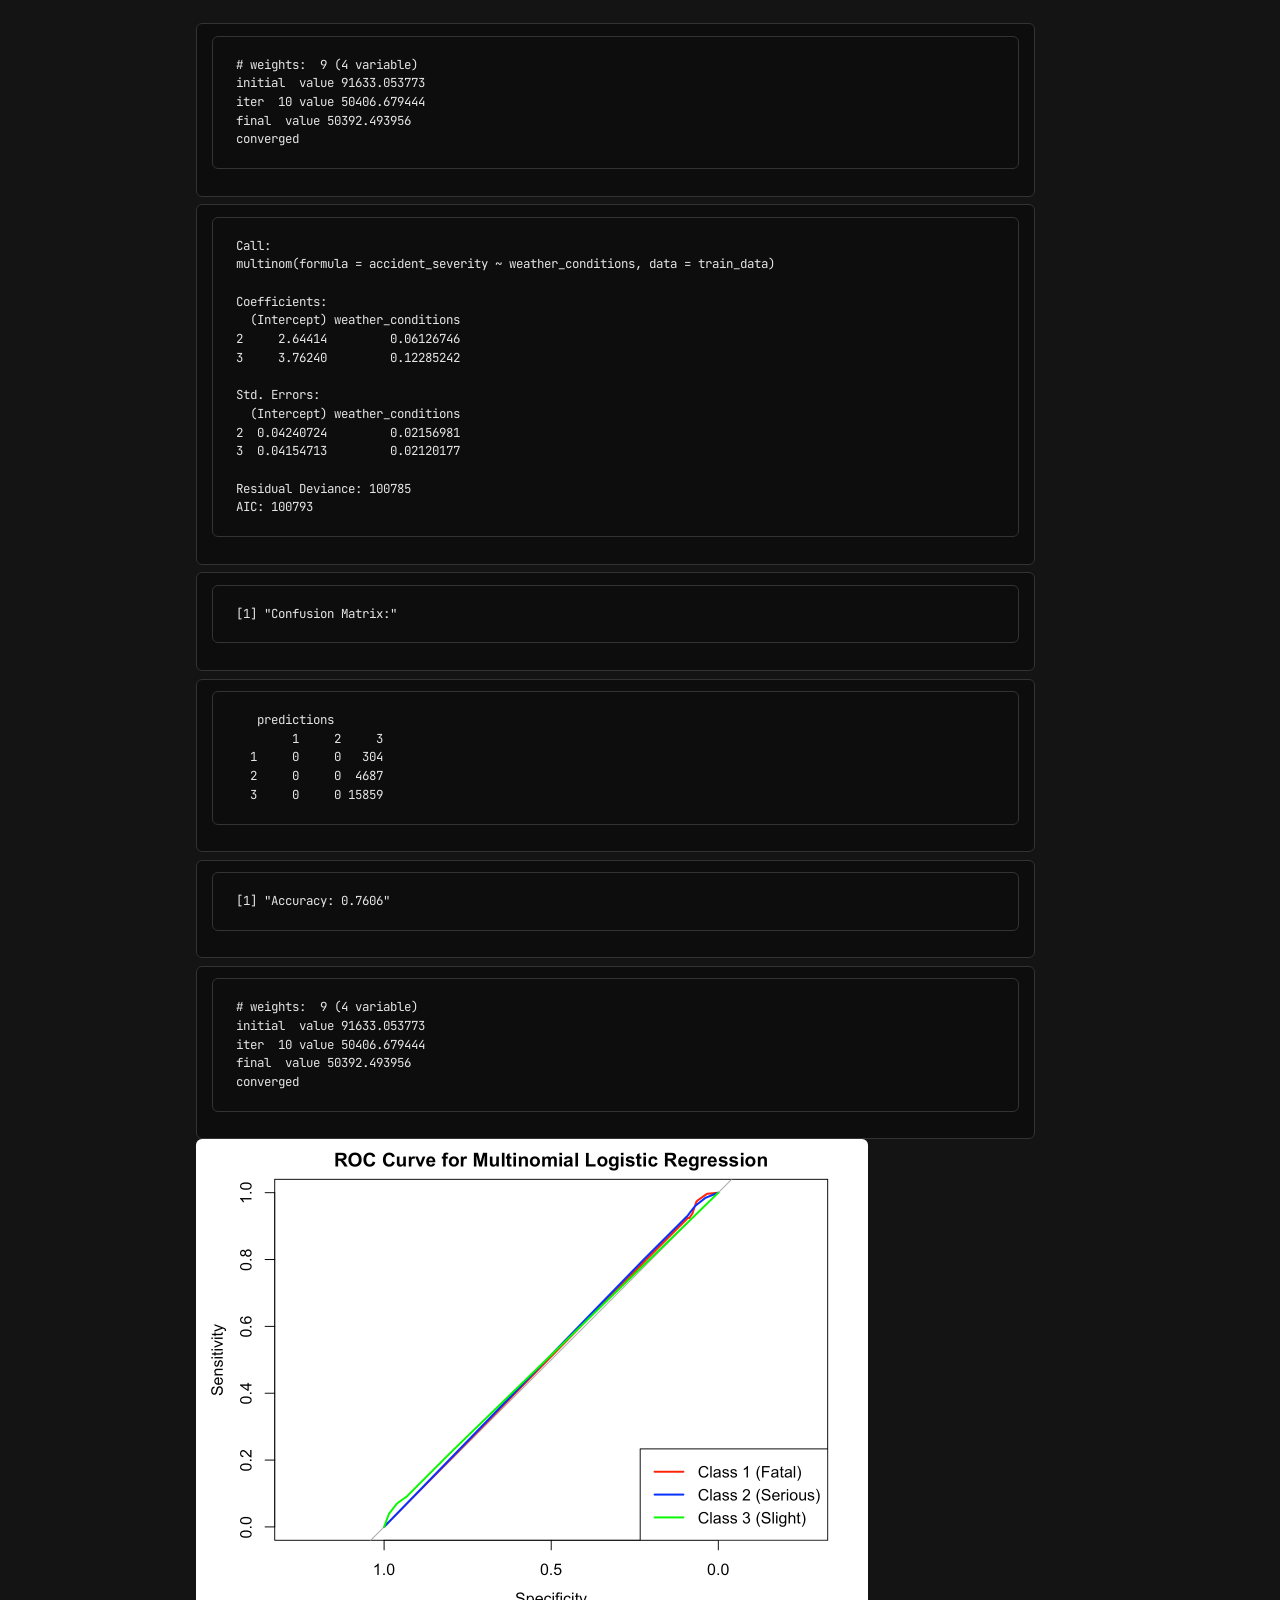
<file: docs/project_crashclarity.html>
<!DOCTYPE html>
<html xmlns="http://www.w3.org/1999/xhtml" lang="en" xml:lang="en"><head>

<meta charset="utf-8">
<meta name="generator" content="quarto-1.9.36">

<meta name="viewport" content="width=device-width, initial-scale=1.0, user-scalable=yes">


<title>CrashClarity – VLP</title>
<style>
/* Default styles provided by pandoc.
** See https://pandoc.org/MANUAL.html#variables-for-html for config info.
*/
code{white-space: pre-wrap;}
span.smallcaps{font-variant: small-caps;}
div.columns{display: flex; gap: min(4vw, 1.5em);}
div.column{flex: auto; overflow-x: auto;}
div.hanging-indent{margin-left: 1.5em; text-indent: -1.5em;}
ul.task-list{list-style: none;}
ul.task-list li input[type="checkbox"] {
  width: 0.8em;
  margin: 0 0.8em 0.2em -1em; /* quarto-specific, see https://github.com/quarto-dev/quarto-cli/issues/4556 */ 
  vertical-align: middle;
}
</style>


<script src="site_libs/quarto-nav/quarto-nav.js"></script>
<script src="site_libs/quarto-nav/headroom.min.js"></script>
<script src="site_libs/clipboard/clipboard.min.js"></script>
<script src="site_libs/quarto-search/autocomplete.umd.js"></script>
<script src="site_libs/quarto-search/fuse.min.js"></script>
<script src="site_libs/quarto-search/quarto-search.js"></script>
<meta name="quarto:offset" content="./">
<link href="./images/myimage.jpg" rel="icon" type="image/jpeg">
<script src="site_libs/quarto-html/quarto.js" type="module"></script>
<script src="site_libs/quarto-html/tabsets/tabsets.js" type="module"></script>
<script src="site_libs/quarto-html/popper.min.js"></script>
<script src="site_libs/quarto-html/tippy.umd.min.js"></script>
<script src="site_libs/quarto-html/anchor.min.js"></script>
<link href="site_libs/quarto-html/tippy.css" rel="stylesheet">
<link href="site_libs/quarto-html/quarto-syntax-highlighting-dbc92dda8186f57fa2e333fbb71d6a9d.css" rel="stylesheet" class="quarto-color-scheme" id="quarto-text-highlighting-styles">
<link href="site_libs/quarto-html/quarto-syntax-highlighting-dark-dbc92dda8186f57fa2e333fbb71d6a9d.css" rel="stylesheet" class="quarto-color-scheme quarto-color-alternate" id="quarto-text-highlighting-styles">
<link href="site_libs/quarto-html/quarto-syntax-highlighting-dbc92dda8186f57fa2e333fbb71d6a9d.css" rel="stylesheet" class="quarto-color-scheme-extra" id="quarto-text-highlighting-styles">
<script src="site_libs/bootstrap/bootstrap.min.js"></script>
<link href="site_libs/bootstrap/bootstrap-icons.css" rel="stylesheet">
<link href="site_libs/bootstrap/bootstrap-f359c76eebcb751ca8f6a763dfcaf068.min.css" rel="stylesheet" append-hash="true" class="quarto-color-scheme" id="quarto-bootstrap" data-mode="light">
<link href="site_libs/bootstrap/bootstrap-dark-ee1acf71531af147f566b54c1d2030bc.min.css" rel="stylesheet" append-hash="true" class="quarto-color-scheme quarto-color-alternate" id="quarto-bootstrap" data-mode="dark">
<link href="site_libs/bootstrap/bootstrap-f359c76eebcb751ca8f6a763dfcaf068.min.css" rel="stylesheet" append-hash="true" class="quarto-color-scheme-extra" id="quarto-bootstrap" data-mode="light">
<script id="quarto-search-options" type="application/json">{
  "location": "navbar",
  "copy-button": false,
  "collapse-after": 3,
  "panel-placement": "end",
  "type": "overlay",
  "limit": 50,
  "keyboard-shortcut": [
    "f",
    "/",
    "s"
  ],
  "show-item-context": false,
  "language": {
    "search-no-results-text": "No results",
    "search-matching-documents-text": "matching documents",
    "search-copy-link-title": "Copy link to search",
    "search-hide-matches-text": "Hide additional matches",
    "search-more-match-text": "more match in this document",
    "search-more-matches-text": "more matches in this document",
    "search-clear-button-title": "Clear",
    "search-text-placeholder": "",
    "search-detached-cancel-button-title": "Cancel",
    "search-submit-button-title": "Submit",
    "search-label": "Search"
  }
}</script>
<style>html{ scroll-behavior: smooth; }</style>
<link href="site_libs/htmltools-fill-0.5.9/fill.css" rel="stylesheet">
<script src="site_libs/htmlwidgets-1.6.4/htmlwidgets.js"></script>
<script src="site_libs/plotly-binding-4.12.0/plotly.js"></script>
<script src="site_libs/typedarray-0.1/typedarray.min.js"></script>
<script src="site_libs/jquery-3.5.1/jquery.min.js"></script>
<link href="site_libs/crosstalk-1.2.2/css/crosstalk.min.css" rel="stylesheet">
<script src="site_libs/crosstalk-1.2.2/js/crosstalk.min.js"></script>
<link href="site_libs/plotly-htmlwidgets-css-2.25.2/plotly-htmlwidgets.css" rel="stylesheet">
<script src="site_libs/plotly-main-2.25.2/plotly-latest.min.js"></script>


</head>

<body class="nav-fixed quarto-dark"><script id="quarto-html-before-body" type="application/javascript">
    const toggleBodyColorMode = (bsSheetEl) => {
      const mode = bsSheetEl.getAttribute("data-mode");
      const bodyEl = window.document.querySelector("body");
      if (mode === "dark") {
        bodyEl.classList.add("quarto-dark");
        bodyEl.classList.remove("quarto-light");
      } else {
        bodyEl.classList.add("quarto-light");
        bodyEl.classList.remove("quarto-dark");
      }
    }
    const toggleBodyColorPrimary = () => {
      const bsSheetEl = window.document.querySelector("link#quarto-bootstrap:not([rel=disabled-stylesheet])");
      if (bsSheetEl) {
        toggleBodyColorMode(bsSheetEl);
      }
    }
    const setColorSchemeToggle = (alternate) => {
      const toggles = window.document.querySelectorAll('.quarto-color-scheme-toggle');
      for (let i=0; i < toggles.length; i++) {
        const toggle = toggles[i];
        if (toggle) {
          if (alternate) {
            toggle.classList.add("alternate");
          } else {
            toggle.classList.remove("alternate");
          }
        }
      }
    };
    const toggleColorMode = (alternate) => {
      // Switch the stylesheets
      const primaryStylesheets = window.document.querySelectorAll('link.quarto-color-scheme:not(.quarto-color-alternate)');
      const alternateStylesheets = window.document.querySelectorAll('link.quarto-color-scheme.quarto-color-alternate');
      manageTransitions('#quarto-margin-sidebar .nav-link', false);
      if (alternate) {
        // note: dark is layered on light, we don't disable primary!
        enableStylesheet(alternateStylesheets);
        for (const sheetNode of alternateStylesheets) {
          if (sheetNode.id === "quarto-bootstrap") {
            toggleBodyColorMode(sheetNode);
          }
        }
      } else {
        disableStylesheet(alternateStylesheets);
        enableStylesheet(primaryStylesheets)
        toggleBodyColorPrimary();
      }
      manageTransitions('#quarto-margin-sidebar .nav-link', true);
      // Switch the toggles
      setColorSchemeToggle(alternate)
      // Hack to workaround the fact that safari doesn't
      // properly recolor the scrollbar when toggling (#1455)
      if (navigator.userAgent.indexOf('Safari') > 0 && navigator.userAgent.indexOf('Chrome') == -1) {
        manageTransitions("body", false);
        window.scrollTo(0, 1);
        setTimeout(() => {
          window.scrollTo(0, 0);
          manageTransitions("body", true);
        }, 40);
      }
    }
    const disableStylesheet = (stylesheets) => {
      for (let i=0; i < stylesheets.length; i++) {
        const stylesheet = stylesheets[i];
        stylesheet.rel = 'disabled-stylesheet';
      }
    }
    const enableStylesheet = (stylesheets) => {
      for (let i=0; i < stylesheets.length; i++) {
        const stylesheet = stylesheets[i];
        if(stylesheet.rel !== 'stylesheet') { // for Chrome, which will still FOUC without this check
          stylesheet.rel = 'stylesheet';
        }
      }
    }
    const manageTransitions = (selector, allowTransitions) => {
      const els = window.document.querySelectorAll(selector);
      for (let i=0; i < els.length; i++) {
        const el = els[i];
        if (allowTransitions) {
          el.classList.remove('notransition');
        } else {
          el.classList.add('notransition');
        }
      }
    }
    const isFileUrl = () => {
      return window.location.protocol === 'file:';
    }
    const hasAlternateSentinel = () => {
      let styleSentinel = getColorSchemeSentinel();
      if (styleSentinel !== null) {
        return styleSentinel === "alternate";
      } else {
        return false;
      }
    }
    const setStyleSentinel = (alternate) => {
      const value = alternate ? "alternate" : "default";
      if (!isFileUrl()) {
        window.localStorage.setItem("quarto-color-scheme", value);
      } else {
        localAlternateSentinel = value;
      }
    }
    const getColorSchemeSentinel = () => {
      if (!isFileUrl()) {
        const storageValue = window.localStorage.getItem("quarto-color-scheme");
        return storageValue != null ? storageValue : localAlternateSentinel;
      } else {
        return localAlternateSentinel;
      }
    }
    const toggleGiscusIfUsed = (isAlternate, darkModeDefault) => {
      const baseTheme = document.querySelector('#giscus-base-theme')?.value ?? 'light';
      const alternateTheme = document.querySelector('#giscus-alt-theme')?.value ?? 'dark';
      let newTheme = '';
      if(authorPrefersDark) {
        newTheme = isAlternate ? baseTheme : alternateTheme;
      } else {
        newTheme = isAlternate ? alternateTheme : baseTheme;
      }
      const changeGiscusTheme = () => {
        // From: https://github.com/giscus/giscus/issues/336
        const sendMessage = (message) => {
          const iframe = document.querySelector('iframe.giscus-frame');
          if (!iframe) return;
          iframe.contentWindow.postMessage({ giscus: message }, 'https://giscus.app');
        }
        sendMessage({
          setConfig: {
            theme: newTheme
          }
        });
      }
      const isGiscussLoaded = window.document.querySelector('iframe.giscus-frame') !== null;
      if (isGiscussLoaded) {
        changeGiscusTheme();
      }
    };
    const authorPrefersDark = true;
    const darkModeDefault = authorPrefersDark;
    let localAlternateSentinel = darkModeDefault ? 'alternate' : 'default';
    // Dark / light mode switch
    window.quartoToggleColorScheme = () => {
      // Read the current dark / light value
      let toAlternate = !hasAlternateSentinel();
      toggleColorMode(toAlternate);
      setStyleSentinel(toAlternate);
      toggleGiscusIfUsed(toAlternate, darkModeDefault);
      window.dispatchEvent(new Event('resize'));
    };
    // Switch to dark mode if need be
    if (hasAlternateSentinel()) {
      toggleColorMode(true);
    } else {
      toggleColorMode(false);
    }
  </script>

<div id="quarto-search-results"></div>
  <header id="quarto-header" class="headroom fixed-top">
    <nav class="navbar navbar-expand-lg " data-bs-theme="dark">
      <div class="navbar-container container-fluid">
      <div class="navbar-brand-container mx-auto">
    <a class="navbar-brand" href="./index.html">
    <span class="navbar-title">VLP</span>
    </a>
  </div>
            <div id="quarto-search" class="" title="Search"></div>
          <button class="navbar-toggler" type="button" data-bs-toggle="collapse" data-bs-target="#navbarCollapse" aria-controls="navbarCollapse" role="menu" aria-expanded="false" aria-label="Toggle navigation" onclick="if (window.quartoToggleHeadroom) { window.quartoToggleHeadroom(); }">
  <span class="navbar-toggler-icon"></span>
</button>
          <div class="collapse navbar-collapse" id="navbarCollapse">
            <ul class="navbar-nav navbar-nav-scroll me-auto">
  <li class="nav-item">
    <a class="nav-link" href="./index.html"> 
<span class="menu-text">HOME</span></a>
  </li>  
</ul>
            <ul class="navbar-nav navbar-nav-scroll ms-auto">
  <li class="nav-item">
    <a class="nav-link" href="./about.html"> 
<span class="menu-text">ABOUT</span></a>
  </li>  
  <li class="nav-item dropdown ">
    <a class="nav-link dropdown-toggle" href="#" id="nav-menu-projects" role="link" data-bs-toggle="dropdown" aria-expanded="false">
 <span class="menu-text">PROJECTS</span>
    </a>
    <ul class="dropdown-menu dropdown-menu-end" aria-labelledby="nav-menu-projects">    
        <li>
    <a class="dropdown-item" href="./project_agentprobe.html">
 <span class="dropdown-text">AgentProbe — AI Testing Toolkit</span></a>
  </li>  
        <li>
    <a class="dropdown-item" href="./project_aifhir.html">
 <span class="dropdown-text">AI on FHIR — Medical NLP</span></a>
  </li>  
        <li>
    <a class="dropdown-item" href="./project_crashclarity.html">
 <span class="dropdown-text">CrashClarity — UK Road Safety</span></a>
  </li>  
        <li>
    <a class="dropdown-item" href="./project_suicide_rates.html">
 <span class="dropdown-text">Global Suicide Rates Analysis</span></a>
  </li>  
        <li>
    <a class="dropdown-item" href="./project_realestate.html">
 <span class="dropdown-text">Real Estate vs Socioeconomics</span></a>
  </li>  
    </ul>
  </li>
  <li class="nav-item">
    <a class="nav-link" href="./References.html"> 
<span class="menu-text">REFERENCES</span></a>
  </li>  
  <li class="nav-item">
    <a class="nav-link" href="./contact.html"> 
<span class="menu-text">CONTACT</span></a>
  </li>  
</ul>
          </div> <!-- /navcollapse -->
            <div class="quarto-navbar-tools">
  <a href="" class="quarto-color-scheme-toggle quarto-navigation-tool  px-1" onclick="window.quartoToggleColorScheme(); return false;" title="Toggle dark mode"><i class="bi"></i></a>
</div>
      </div> <!-- /container-fluid -->
    </nav>
</header>
<!-- content -->
<div id="quarto-content" class="quarto-container page-columns page-rows-contents page-layout-article page-navbar">
<!-- sidebar -->
<!-- margin-sidebar -->
    <div id="quarto-margin-sidebar" class="sidebar margin-sidebar">
        <nav id="TOC" role="doc-toc" class="toc-active">
    <h2 id="toc-title">ON THIS PAGE</h2>
   
  <ul>
  <li><a href="#random-forest-model-to-find-what-combination-of-factors-most-strongly-predicts-accident-severity" id="toc-random-forest-model-to-find-what-combination-of-factors-most-strongly-predicts-accident-severity" class="nav-link active" data-scroll-target="#random-forest-model-to-find-what-combination-of-factors-most-strongly-predicts-accident-severity">Random Forest Model to find What combination of factors most strongly predicts accident severity?</a></li>
  <li><a href="#multinomial-logistic-regression-analysis-of-accident-severity-by-weather-conditions" id="toc-multinomial-logistic-regression-analysis-of-accident-severity-by-weather-conditions" class="nav-link" data-scroll-target="#multinomial-logistic-regression-analysis-of-accident-severity-by-weather-conditions">Multinomial Logistic Regression Analysis of Accident Severity by Weather Conditions</a></li>
  <li><a href="#logistic-regression-for-binary-accident-severity-classification-to-predict-accident-severity-by-rural-vs-urban-areas-in-certain-weather-conditions." id="toc-logistic-regression-for-binary-accident-severity-classification-to-predict-accident-severity-by-rural-vs-urban-areas-in-certain-weather-conditions." class="nav-link" data-scroll-target="#logistic-regression-for-binary-accident-severity-classification-to-predict-accident-severity-by-rural-vs-urban-areas-in-certain-weather-conditions.">Logistic Regression for Binary Accident Severity Classification to predict accident severity by rural vs urban areas in certain weather conditions.</a></li>
  <li><a href="#lasso-logistic-regression-for-binary-classification-of-accident-severity" id="toc-lasso-logistic-regression-for-binary-classification-of-accident-severity" class="nav-link" data-scroll-target="#lasso-logistic-regression-for-binary-classification-of-accident-severity">Lasso Logistic Regression for Binary Classification of Accident Severity</a></li>
  <li><a href="#lasso-logistic-regression-for-predicting-accident-severity-including-more-variables" id="toc-lasso-logistic-regression-for-predicting-accident-severity-including-more-variables" class="nav-link" data-scroll-target="#lasso-logistic-regression-for-predicting-accident-severity-including-more-variables">Lasso Logistic Regression for Predicting Accident Severity including more variables</a></li>
  <li><a href="#re-visualization-project-using-r-language-introduction" id="toc-re-visualization-project-using-r-language-introduction" class="nav-link" data-scroll-target="#re-visualization-project-using-r-language-introduction">Re-visualization Project Using R-language Introduction:</a></li>
  <li><a href="#source-code" id="toc-source-code" class="nav-link" data-scroll-target="#source-code">Source Code</a></li>
  <li><a href="#loading-libraries" id="toc-loading-libraries" class="nav-link" data-scroll-target="#loading-libraries"><strong>Loading Libraries:</strong></a></li>
  <li><a href="#only-logistic-regression-with-2-variables" id="toc-only-logistic-regression-with-2-variables" class="nav-link" data-scroll-target="#only-logistic-regression-with-2-variables">only Logistic regression with 2 variables</a></li>
  <li><a href="#logistic-regression-lasso-wirth-2-combination-variables" id="toc-logistic-regression-lasso-wirth-2-combination-variables" class="nav-link" data-scroll-target="#logistic-regression-lasso-wirth-2-combination-variables">Logistic regression Lasso wirth 2 combination variables</a></li>
  <li><a href="#logistic-regression-lasso-wirth-more-variables" id="toc-logistic-regression-lasso-wirth-more-variables" class="nav-link" data-scroll-target="#logistic-regression-lasso-wirth-more-variables">Logistic regression Lasso wirth more variables</a></li>
  </ul>
</nav>
    </div>
<!-- main -->
<main class="content" id="quarto-document-content">


<header id="title-block-header" class="quarto-title-block default">
<div class="quarto-title">
<h1 class="title">CrashClarity</h1>
<p class="subtitle lead">Data-Driven Insights for UK Road Safety</p>
</div>



<div class="quarto-title-meta">

    
  
    
  </div>
  


</header>


<div style="display:flex;gap:0.5rem;flex-wrap:wrap;margin-bottom:2rem;">
<span style="background:#e50914;color:#fff;font-size:0.68rem;font-weight:700;letter-spacing:0.1em;text-transform:uppercase;padding:0.3rem 0.75rem;border-radius:3px;">R</span>
<span style="background:#1f1f1f;color:#b3b3b3;font-size:0.68rem;font-weight:700;letter-spacing:0.1em;text-transform:uppercase;padding:0.3rem 0.75rem;border-radius:3px;border:1px solid #333;">Random Forest</span>
<span style="background:#1f1f1f;color:#b3b3b3;font-size:0.68rem;font-weight:700;letter-spacing:0.1em;text-transform:uppercase;padding:0.3rem 0.75rem;border-radius:3px;border:1px solid #333;">Logistic Regression</span>
<span style="background:#1f1f1f;color:#b3b3b3;font-size:0.68rem;font-weight:700;letter-spacing:0.1em;text-transform:uppercase;padding:0.3rem 0.75rem;border-radius:3px;border:1px solid #333;">Plotly</span>
<span style="background:#1f1f1f;color:#b3b3b3;font-size:0.68rem;font-weight:700;letter-spacing:0.1em;text-transform:uppercase;padding:0.3rem 0.75rem;border-radius:3px;border:1px solid #333;">Leaflet</span>
</div>
<p>**Crash Clarity: Data-Driven Insights for Enhancing UK Road Safety using statistical models<br>
** <img src="images/road image.jpg" class="img-fluid"></p>
<p><strong>ABSTRACT</strong></p>
<p>Road accidents and safety remain critical public health concerns worldwide, with significant societal, economic, and emotional impacts. In the United Kingdom, the government provides comprehensive data on road accidents through its Road Accident and Safety Statistics guidance. This academic project leverages these statistics to analyze and interpret the trends, patterns, and contributing factors associated with road accidents in the UK.</p>
<p>The study explores key variables such as accident severity, weather and road conditions, time of day, and demographic factors, providing actionable insights into the circumstances under which accidents are most likely to occur. Utilizing advanced data visualization techniques, including interactive heatmaps and histograms, the project presents complex information in a clear and engaging manner to enhance understanding and foster data-driven decision-making.</p>
<p>The findings emphasize the critical role of environmental and behavioral factors in road safety and aim to support policymakers, researchers, and road users in designing effective interventions to reduce accidents and improve safety measures. This project underscores the importance of leveraging statistical data to promote evidence-based strategies for safer transportation systems.</p>
<p><strong>Visualizing Accident Severity Distribution</strong></p>
<p>This interactive histogram presents a comprehensive analysis of road accident severity levels categorized as <em>Life-Threatening,</em> <em>Significant</em>, and <em>Mild.</em> Each category is visually distinguished using a specific color palette, with red denoting <em>Life-Threatening</em> accidents, orange representing <em>Significant</em> accidents, and green for <em>Mild</em> cases. The visualization provides an intuitive understanding of the frequency distribution of these severity levels, enabling researchers and policymakers to identify patterns and focus on mitigating the most critical accident types. The interactivity of the graph allows for an in-depth examination of accident counts, enhancing data-driven decision-making and supporting evidence-based road safety interventions.</p>
<div class="cell">
<div class="cell-output-display">
<div class="plotly html-widget html-fill-item" id="htmlwidget-1ac06c554eebf45b2c77" style="width:100%;height:464px;"></div>
<script type="application/json" data-for="htmlwidget-1ac06c554eebf45b2c77">{"x":{"data":[{"orientation":"v","width":0.89999999999999991,"base":0,"x":[1],"y":[1522],"text":"count:  1522<br />accident_severity: Life-Threatening","type":"bar","textposition":"none","marker":{"autocolorscale":false,"color":"rgba(255,0,0,0.7)","line":{"width":1.8897637795275593,"color":"rgba(0,0,0,1)"}},"name":"Life-Threatening","legendgroup":"Life-Threatening","showlegend":true,"xaxis":"x","yaxis":"y","hoverinfo":"text","frame":null},{"orientation":"v","width":0.90000000000000013,"base":0,"x":[2],"y":[23438],"text":"count: 23438<br />accident_severity: Significant","type":"bar","textposition":"none","marker":{"autocolorscale":false,"color":"rgba(255,140,0,0.7)","line":{"width":1.8897637795275593,"color":"rgba(0,0,0,1)"}},"name":"Significant","legendgroup":"Significant","showlegend":true,"xaxis":"x","yaxis":"y","hoverinfo":"text","frame":null},{"orientation":"v","width":0.90000000000000036,"base":0,"x":[3],"y":[79298],"text":"count: 79298<br />accident_severity: Mild","type":"bar","textposition":"none","marker":{"autocolorscale":false,"color":"rgba(0,100,0,0.7)","line":{"width":1.8897637795275593,"color":"rgba(0,0,0,1)"}},"name":"Mild","legendgroup":"Mild","showlegend":true,"xaxis":"x","yaxis":"y","hoverinfo":"text","frame":null}],"layout":{"margin":{"t":40.840182648401829,"r":7.3059360730593621,"b":37.260273972602747,"l":54.794520547945211},"plot_bgcolor":"rgba(235,235,235,1)","paper_bgcolor":"rgba(255,255,255,1)","font":{"color":"rgba(0,0,0,1)","family":"","size":14.611872146118724},"title":{"text":"Distribution of Accident Severity","font":{"color":"rgba(0,0,0,1)","family":"","size":17.534246575342465},"x":0,"xref":"paper"},"xaxis":{"domain":[0,1],"automargin":true,"type":"linear","autorange":false,"range":[0.40000000000000002,3.6000000000000001],"tickmode":"array","ticktext":["Life-Threatening","Significant","Mild"],"tickvals":[1,2,3],"categoryorder":"array","categoryarray":["Life-Threatening","Significant","Mild"],"nticks":null,"ticks":"outside","tickcolor":"rgba(51,51,51,1)","ticklen":3.6529680365296811,"tickwidth":0.66417600664176002,"showticklabels":true,"tickfont":{"color":"rgba(77,77,77,1)","family":"","size":11.68949771689498},"tickangle":-0,"showline":false,"linecolor":null,"linewidth":0,"showgrid":true,"gridcolor":"rgba(255,255,255,1)","gridwidth":0.66417600664176002,"zeroline":false,"anchor":"y","title":{"text":"Accident Severity","font":{"color":"rgba(0,0,0,1)","family":"","size":14.611872146118724}},"hoverformat":".2f"},"yaxis":{"domain":[0,1],"automargin":true,"type":"linear","autorange":false,"range":[-3964.9000000000001,83262.899999999994],"tickmode":"array","ticktext":["0","20000","40000","60000","80000"],"tickvals":[0,20000,40000,60000,80000],"categoryorder":"array","categoryarray":["0","20000","40000","60000","80000"],"nticks":null,"ticks":"outside","tickcolor":"rgba(51,51,51,1)","ticklen":3.6529680365296811,"tickwidth":0.66417600664176002,"showticklabels":true,"tickfont":{"color":"rgba(77,77,77,1)","family":"","size":11.68949771689498},"tickangle":-0,"showline":false,"linecolor":null,"linewidth":0,"showgrid":true,"gridcolor":"rgba(255,255,255,1)","gridwidth":0.66417600664176002,"zeroline":false,"anchor":"x","title":{"text":"Count","font":{"color":"rgba(0,0,0,1)","family":"","size":14.611872146118724}},"hoverformat":".2f"},"shapes":[],"showlegend":true,"legend":{"bgcolor":"rgba(255,255,255,1)","bordercolor":"transparent","borderwidth":1.8897637795275593,"font":{"color":"rgba(0,0,0,1)","family":"","size":11.68949771689498},"title":{"text":"accident_severity","font":{"color":"rgba(0,0,0,1)","family":"","size":14.611872146118724}}},"hovermode":"closest","barmode":"relative"},"config":{"doubleClick":"reset","modeBarButtonsToAdd":["hoverclosest","hovercompare"],"showSendToCloud":false},"source":"A","attrs":{"16cec7bf1c1c1":{"x":{},"fill":{},"type":"bar"}},"cur_data":"16cec7bf1c1c1","visdat":{"16cec7bf1c1c1":["function (y) ","x"]},"highlight":{"on":"plotly_click","persistent":false,"dynamic":false,"selectize":false,"opacityDim":0.20000000000000001,"selected":{"opacity":1},"debounce":0},"shinyEvents":["plotly_hover","plotly_click","plotly_selected","plotly_relayout","plotly_brushed","plotly_brushing","plotly_clickannotation","plotly_doubleclick","plotly_deselect","plotly_afterplot","plotly_sunburstclick"],"base_url":"https://plot.ly"},"evals":[],"jsHooks":[]}</script>
</div>
</div>
<p><strong>Temporal Analysis of Road Accidents by Time Bands</strong></p>
<p>This interactive visualization categorizes road accidents into five time bands: “Night (Midnight to 5 AM),” “Morning Rush Hour,” “Daytime,” “Evening Rush Hour,” and “Night (8 PM to 11 PM)” using STATS20 guidance. The bar plot highlights accident frequencies with a gradient color scheme, showing the highest occurrences during “Daytime” and “Evening Rush Hour”.</p>
<p>These insights help identify high-risk periods, enabling policymakers and researchers to develop targeted road safety strategies. The interactive design allows for detailed exploration of accident patterns.</p>
<div class="cell">
<div class="cell-output-display">
<div class="plotly html-widget html-fill-item" id="htmlwidget-0cef6976ba522d16bc7f" style="width:100%;height:464px;"></div>
<script type="application/json" data-for="htmlwidget-0cef6976ba522d16bc7f">{"x":{"data":[{"orientation":"v","width":0.89999999999999991,"base":0,"x":[1],"y":[6170],"text":"time_band: Night (Midnight to 5 AM)<br />total_accidents:  6170","type":"bar","textposition":"none","marker":{"autocolorscale":false,"color":"rgba(255,192,203,0.8)","line":{"width":1.8897637795275593,"color":"rgba(0,0,0,1)"}},"showlegend":false,"xaxis":"x","yaxis":"y","hoverinfo":"text","frame":null},{"orientation":"v","width":0.90000000000000036,"base":0,"x":[5],"y":[13031],"text":"time_band: Night (8 PM to 11 PM)<br />total_accidents: 13031","type":"bar","textposition":"none","marker":{"autocolorscale":false,"color":"rgba(255,162,159,0.8)","line":{"width":1.8897637795275593,"color":"rgba(0,0,0,1)"}},"showlegend":false,"xaxis":"x","yaxis":"y","hoverinfo":"text","frame":null},{"orientation":"v","width":0.90000000000000013,"base":0,"x":[2],"y":[17289],"text":"time_band: Morning Rush Hour<br />total_accidents: 17289","type":"bar","textposition":"none","marker":{"autocolorscale":false,"color":"rgba(255,143,132,0.8)","line":{"width":1.8897637795275593,"color":"rgba(0,0,0,1)"}},"showlegend":false,"xaxis":"x","yaxis":"y","hoverinfo":"text","frame":null},{"orientation":"v","width":0.90000000000000036,"base":0,"x":[4],"y":[30836],"text":"time_band: Evening Rush Hour<br />total_accidents: 30836","type":"bar","textposition":"none","marker":{"autocolorscale":false,"color":"rgba(255,73,49,0.8)","line":{"width":1.8897637795275593,"color":"rgba(0,0,0,1)"}},"showlegend":false,"xaxis":"x","yaxis":"y","hoverinfo":"text","frame":null},{"orientation":"v","width":0.90000000000000036,"base":0,"x":[3],"y":[36932],"text":"time_band: Daytime<br />total_accidents: 36932","type":"bar","textposition":"none","marker":{"autocolorscale":false,"color":"rgba(255,0,0,0.8)","line":{"width":1.8897637795275593,"color":"rgba(0,0,0,1)"}},"showlegend":false,"xaxis":"x","yaxis":"y","hoverinfo":"text","frame":null},{"x":[1],"y":[0],"name":"a7eeb1ef5d35fdc47c63ecca3aa37c66","type":"scatter","mode":"markers","opacity":0,"hoverinfo":"skip","showlegend":false,"marker":{"color":[0,1],"colorscale":[[0,"#FFC0CB"],[0.0033444816053511657,"#FFC0CA"],[0.0066889632107023315,"#FFBFCA"],[0.010033444816053526,"#FFBFC9"],[0.013377926421404692,"#FFBEC8"],[0.016722408026755856,"#FFBEC8"],[0.020066889632107024,"#FFBDC7"],[0.023411371237458189,"#FFBDC6"],[0.026755852842809354,"#FFBDC6"],[0.030100334448160519,"#FFBCC5"],[0.033444816053511711,"#FFBCC4"],[0.03678929765886288,"#FFBBC4"],[0.040133779264214048,"#FFBBC3"],[0.043478260869565209,"#FFBAC2"],[0.046822742474916378,"#FFBAC2"],[0.050167224080267574,"#FFB9C1"],[0.053511705685618735,"#FFB9C0"],[0.056856187290969903,"#FFB9C0"],[0.060200668896321065,"#FFB8BF"],[0.06354515050167224,"#FFB8BE"],[0.066889632107023422,"#FFB7BE"],[0.070234113712374563,"#FFB7BD"],[0.073578595317725759,"#FFB6BC"],[0.0769230769230769,"#FFB6BC"],[0.080267558528428096,"#FFB5BB"],[0.083612040133779292,"#FFB5BA"],[0.086956521739130418,"#FFB5BA"],[0.090301003344481615,"#FFB4B9"],[0.093645484949832755,"#FFB4B8"],[0.096989966555183951,"#FFB3B8"],[0.10033444816053515,"#FFB3B7"],[0.10367892976588627,"#FFB2B6"],[0.10702341137123747,"#FFB2B6"],[0.11036789297658861,"#FFB2B5"],[0.11371237458193981,"#FFB1B4"],[0.117056856187291,"#FFB1B4"],[0.12040133779264213,"#FFB0B3"],[0.12374581939799333,"#FFB0B2"],[0.12709030100334448,"#FFAFB2"],[0.13043478260869568,"#FFAFB1"],[0.13377926421404684,"#FFAEB0"],[0.13712374581939799,"#FFAEB0"],[0.14046822742474913,"#FFAEAF"],[0.14381270903010032,"#FFADAE"],[0.14715719063545152,"#FFADAE"],[0.15050167224080271,"#FFACAD"],[0.15384615384615385,"#FFACAD"],[0.157190635451505,"#FFABAC"],[0.16053511705685619,"#FFABAB"],[0.16387959866220739,"#FFAAAB"],[0.16722408026755858,"#FFAAAA"],[0.1705685618729097,"#FFAAA9"],[0.17391304347826084,"#FFA9A9"],[0.17725752508361203,"#FFA9A8"],[0.18060200668896323,"#FFA8A7"],[0.18394648829431437,"#FFA8A7"],[0.18729096989966557,"#FFA7A6"],[0.19063545150501671,"#FFA7A5"],[0.1939799331103679,"#FFA6A5"],[0.1973244147157191,"#FFA6A4"],[0.20066889632107024,"#FFA5A3"],[0.20401337792642135,"#FFA5A3"],[0.20735785953177255,"#FFA5A2"],[0.21070234113712374,"#FFA4A1"],[0.21404682274247494,"#FFA4A1"],[0.21739130434782608,"#FFA3A0"],[0.22073578595317722,"#FFA39F"],[0.22408026755852842,"#FFA29F"],[0.22742474916387961,"#FFA29E"],[0.23076923076923081,"#FFA19E"],[0.23411371237458195,"#FFA19D"],[0.23745819397993309,"#FFA19C"],[0.24080267558528426,"#FFA09C"],[0.24414715719063546,"#FFA09B"],[0.24749163879598665,"#FF9F9A"],[0.25083612040133779,"#FF9F9A"],[0.25418060200668896,"#FF9E99"],[0.25752508361204013,"#FF9E98"],[0.26086956521739135,"#FF9D98"],[0.26421404682274252,"#FF9D97"],[0.26755852842809363,"#FF9C96"],[0.2709030100334448,"#FF9C96"],[0.27424749163879597,"#FF9C95"],[0.27759197324414719,"#FF9B94"],[0.28093645484949831,"#FF9B94"],[0.28428093645484953,"#FF9A93"],[0.28762541806020064,"#FF9A93"],[0.29096989966555187,"#FF9992"],[0.29431438127090304,"#FF9991"],[0.29765886287625415,"#FF9891"],[0.30100334448160537,"#FF9890"],[0.30434782608695649,"#FF978F"],[0.30769230769230771,"#FF978F"],[0.31103678929765882,"#FF968E"],[0.31438127090301005,"#FF968D"],[0.31772575250836121,"#FF968D"],[0.32107023411371238,"#FF958C"],[0.32441471571906355,"#FF958B"],[0.32775919732441472,"#FF948B"],[0.33110367892976589,"#FF948A"],[0.33444816053511717,"#FF938A"],[0.33779264214046822,"#FF9389"],[0.34113712374581939,"#FF9288"],[0.34448160535117051,"#FF9288"],[0.34782608695652167,"#FF9187"],[0.3511705685618729,"#FF9186"],[0.35451505016722407,"#FF9086"],[0.35785953177257529,"#FF9085"],[0.36120401337792646,"#FF9084"],[0.36454849498327768,"#FF8F84"],[0.36789297658862874,"#FF8F83"],[0.37123745819397991,"#FF8E83"],[0.37458193979933113,"#FF8E82"],[0.37792642140468219,"#FF8D81"],[0.38127090301003341,"#FF8D81"],[0.38461538461538458,"#FF8C80"],[0.38795986622073581,"#FF8C7F"],[0.39130434782608697,"#FF8B7F"],[0.3946488294314382,"#FF8B7E"],[0.39799331103678937,"#FF8A7D"],[0.40133779264214048,"#FF8A7D"],[0.40468227424749165,"#FF897C"],[0.4080267558528427,"#FF897C"],[0.41137123745819393,"#FF887B"],[0.4147157190635451,"#FF887A"],[0.41806020066889632,"#FF877A"],[0.42140468227424749,"#FF8779"],[0.42474916387959871,"#FF8778"],[0.42809364548494988,"#FF8678"],[0.4314381270903011,"#FF8677"],[0.43478260869565216,"#FF8576"],[0.43812709030100339,"#FF8576"],[0.44147157190635444,"#FF8475"],[0.44481605351170561,"#FF8475"],[0.44816053511705684,"#FF8374"],[0.451505016722408,"#FF8373"],[0.45484949832775923,"#FF8273"],[0.4581939799331104,"#FF8272"],[0.46153846153846162,"#FF8171"],[0.46488294314381268,"#FF8171"],[0.4682274247491639,"#FF8070"],[0.47157190635451507,"#FF8070"],[0.47491638795986618,"#FF7F6F"],[0.47826086956521735,"#FF7F6E"],[0.48160535117056852,"#FF7E6E"],[0.48494983277591974,"#FF7E6D"],[0.48829431438127091,"#FF7D6C"],[0.49163879598662213,"#FF7D6C"],[0.4949832775919733,"#FF7C6B"],[0.49832775919732442,"#FF7C6B"],[0.50167224080267558,"#FF7B6A"],[0.50501672240802664,"#FF7B69"],[0.50836120401337792,"#FF7A69"],[0.51170568561872909,"#FF7A68"],[0.51505016722408026,"#FF7967"],[0.51839464882943143,"#FF7967"],[0.52173913043478271,"#FF7866"],[0.52508361204013387,"#FF7866"],[0.52842809364548504,"#FF7765"],[0.5317725752508361,"#FF7764"],[0.53511705685618727,"#FF7664"],[0.53846153846153855,"#FF7663"],[0.5418060200668896,"#FF7562"],[0.54515050167224077,"#FF7562"],[0.54849498327759194,"#FF7461"],[0.55183946488294322,"#FF7461"],[0.55518394648829439,"#FF7360"],[0.55852842809364545,"#FF735F"],[0.56187290969899661,"#FF725F"],[0.56521739130434778,"#FF725E"],[0.56856187290969906,"#FF715D"],[0.57190635451505023,"#FF715D"],[0.57525083612040129,"#FF705C"],[0.57859531772575246,"#FF705C"],[0.58193979933110374,"#FF6F5B"],[0.5852842809364549,"#FF6F5A"],[0.58862876254180607,"#FF6E5A"],[0.59197324414715713,"#FF6E59"],[0.5953177257525083,"#FF6D58"],[0.59866220735785958,"#FF6D58"],[0.60200668896321075,"#FF6C57"],[0.60535117056856191,"#FF6B57"],[0.60869565217391297,"#FF6B56"],[0.61204013377926425,"#FF6A55"],[0.61538461538461542,"#FF6A55"],[0.61872909698996659,"#FF6954"],[0.62207357859531764,"#FF6953"],[0.62541806020066892,"#FF6853"],[0.62876254180602009,"#FF6852"],[0.63210702341137126,"#FF6752"],[0.63545150501672243,"#FF6751"],[0.63879598662207349,"#FF6650"],[0.64214046822742477,"#FF6650"],[0.64548494983277593,"#FF654F"],[0.6488294314381271,"#FF644E"],[0.65217391304347827,"#FF644E"],[0.65551839464882944,"#FF634D"],[0.65886287625418061,"#FF634D"],[0.66220735785953178,"#FF624C"],[0.66555183946488294,"#FF624B"],[0.66889632107023422,"#FF614B"],[0.67224080267558528,"#FF614A"],[0.67558528428093645,"#FF6049"],[0.67892976588628762,"#FF5F49"],[0.68227424749163879,"#FF5F48"],[0.68561872909699006,"#FF5E48"],[0.68896321070234112,"#FF5E47"],[0.69230769230769229,"#FF5D46"],[0.69565217391304346,"#FF5D46"],[0.69899665551839474,"#FF5C45"],[0.70234113712374591,"#FF5B44"],[0.70568561872909696,"#FF5B44"],[0.70903010033444813,"#FF5A43"],[0.7123745819397993,"#FF5A43"],[0.71571906354515058,"#FF5942"],[0.71906354515050164,"#FF5841"],[0.72240802675585281,"#FF5841"],[0.72575250836120397,"#FF5740"],[0.72909698996655525,"#FF573F"],[0.73244147157190642,"#FF563F"],[0.73578595317725748,"#FF553E"],[0.73913043478260865,"#FF553E"],[0.74247491638795982,"#FF543D"],[0.7458193979933111,"#FF543C"],[0.74916387959866226,"#FF533C"],[0.75250836120401332,"#FF523B"],[0.75585284280936449,"#FF523A"],[0.75919732441471577,"#FF513A"],[0.76254180602006694,"#FF5039"],[0.76588628762541811,"#FF5038"],[0.76923076923076916,"#FF4F38"],[0.77257525083612044,"#FF4E37"],[0.77591973244147161,"#FF4E36"],[0.77926421404682278,"#FF4D36"],[0.78260869565217395,"#FF4D35"],[0.785953177257525,"#FF4C35"],[0.78929765886287628,"#FF4B34"],[0.79264214046822745,"#FF4B33"],[0.79598662207357862,"#FF4A33"],[0.79933110367892979,"#FF4932"],[0.80267558528428096,"#FF4831"],[0.80602006688963213,"#FF4831"],[0.80936454849498329,"#FF4730"],[0.81270903010033446,"#FF462F"],[0.81605351170568552,"#FF462F"],[0.8193979933110368,"#FF452E"],[0.82274247491638797,"#FF442D"],[0.82608695652173914,"#FF442D"],[0.8294314381270903,"#FF432C"],[0.83277591973244147,"#FF422B"],[0.83612040133779264,"#FF412B"],[0.83946488294314381,"#FF412A"],[0.84280936454849498,"#FF4029"],[0.84615384615384626,"#FF3F29"],[0.84949832775919731,"#FF3E28"],[0.85284280936454848,"#FF3E27"],[0.85618729096989965,"#FF3D27"],[0.85953177257525082,"#FF3C26"],[0.8628762541806021,"#FF3B25"],[0.86622073578595316,"#FF3A24"],[0.86956521739130432,"#FF3924"],[0.87290969899665549,"#FF3923"],[0.87625418060200677,"#FF3822"],[0.87959866220735794,"#FF3722"],[0.88294314381270889,"#FF3621"],[0.88628762541806028,"#FF3520"],[0.88963210702341122,"#FF341F"],[0.89297658862876272,"#FF331F"],[0.89632107023411367,"#FF321E"],[0.89966555183946484,"#FF321D"],[0.90301003344481601,"#FF311C"],[0.90635451505016729,"#FF301C"],[0.90969899665551845,"#FF2F1B"],[0.9130434782608694,"#FF2E1A"],[0.91638795986622079,"#FF2D19"],[0.91973244147157174,"#FF2C18"],[0.92307692307692324,"#FF2B18"],[0.92642140468227419,"#FF2917"],[0.92976588628762535,"#FF2816"],[0.93311036789297652,"#FF2715"],[0.9364548494983278,"#FF2614"],[0.93979933110367897,"#FF2513"],[0.94314381270903014,"#FF2412"],[0.94648829431438131,"#FF2211"],[0.94983277591973236,"#FF2111"],[0.95317725752508375,"#FF2010"],[0.9565217391304347,"#FF1E0F"],[0.95986622073578609,"#FF1D0D"],[0.96321070234113704,"#FF1B0C"],[0.96655518394648832,"#FF190B"],[0.96989966555183948,"#FF180A"],[0.97324414715719065,"#FF1609"],[0.97658862876254182,"#FF1408"],[0.97993311036789288,"#FF1207"],[0.98327759197324427,"#FF0F05"],[0.98662207357859522,"#FF0D04"],[0.98996655518394661,"#FF0A03"],[0.99331103678929766,"#FF0602"],[0.99665551839464883,"#FF0301"],[1,"#FF0000"]],"colorbar":{"bgcolor":"rgba(255,255,255,1)","bordercolor":"transparent","borderwidth":1.8897637795275593,"thickness":23.039999999999996,"title":"Total Accidents","titlefont":{"color":"rgba(0,0,0,1)","family":"","size":14.611872146118724},"tickmode":"array","ticktext":["10000","20000","30000"],"tickvals":[0.12575591097241184,0.44974871594824778,0.77374152092408377],"tickfont":{"color":"rgba(0,0,0,1)","family":"","size":11.68949771689498},"ticklen":2,"len":0.5}},"xaxis":"x","yaxis":"y","frame":null}],"layout":{"margin":{"t":40.840182648401829,"r":7.3059360730593621,"b":99.515200440319589,"l":54.794520547945211},"plot_bgcolor":"rgba(235,235,235,1)","paper_bgcolor":"rgba(255,255,255,1)","font":{"color":"rgba(0,0,0,1)","family":"","size":14.611872146118724},"title":{"text":"Accidents by Time Bands ","font":{"color":"rgba(0,0,0,1)","family":"","size":17.534246575342465},"x":0,"xref":"paper"},"xaxis":{"domain":[0,1],"automargin":true,"type":"linear","autorange":false,"range":[0.40000000000000002,5.5999999999999996],"tickmode":"array","ticktext":["Night (Midnight to 5 AM)","Morning Rush Hour","Daytime","Evening Rush Hour","Night (8 PM to 11 PM)"],"tickvals":[1,2,3,4,5],"categoryorder":"array","categoryarray":["Night (Midnight to 5 AM)","Morning Rush Hour","Daytime","Evening Rush Hour","Night (8 PM to 11 PM)"],"nticks":null,"ticks":"outside","tickcolor":"rgba(51,51,51,1)","ticklen":3.6529680365296811,"tickwidth":0.66417600664176002,"showticklabels":true,"tickfont":{"color":"rgba(77,77,77,1)","family":"","size":11.68949771689498},"tickangle":-45,"showline":false,"linecolor":null,"linewidth":0,"showgrid":true,"gridcolor":"rgba(255,255,255,1)","gridwidth":0.66417600664176002,"zeroline":false,"anchor":"y","title":{"text":"Time Band","font":{"color":"rgba(0,0,0,1)","family":"","size":14.611872146118724}},"hoverformat":".2f"},"yaxis":{"domain":[0,1],"automargin":true,"type":"linear","autorange":false,"range":[-1846.6000000000001,38778.599999999999],"tickmode":"array","ticktext":["0","10000","20000","30000"],"tickvals":[0,10000,20000,30000],"categoryorder":"array","categoryarray":["0","10000","20000","30000"],"nticks":null,"ticks":"outside","tickcolor":"rgba(51,51,51,1)","ticklen":3.6529680365296811,"tickwidth":0.66417600664176002,"showticklabels":true,"tickfont":{"color":"rgba(77,77,77,1)","family":"","size":11.68949771689498},"tickangle":-0,"showline":false,"linecolor":null,"linewidth":0,"showgrid":true,"gridcolor":"rgba(255,255,255,1)","gridwidth":0.66417600664176002,"zeroline":false,"anchor":"x","title":{"text":"Number of Accidents","font":{"color":"rgba(0,0,0,1)","family":"","size":14.611872146118724}},"hoverformat":".2f"},"shapes":[],"showlegend":false,"legend":{"bgcolor":"rgba(255,255,255,1)","bordercolor":"transparent","borderwidth":1.8897637795275593,"font":{"color":"rgba(0,0,0,1)","family":"","size":11.68949771689498},"title":{"text":"Total Accidents","font":{"color":"rgba(0,0,0,1)","family":"","size":14.611872146118724}}},"hovermode":"closest","barmode":"relative"},"config":{"doubleClick":"reset","modeBarButtonsToAdd":["hoverclosest","hovercompare"],"showSendToCloud":false},"source":"A","attrs":{"16cec5e3eee2e":{"x":{},"y":{},"fill":{},"type":"bar"}},"cur_data":"16cec5e3eee2e","visdat":{"16cec5e3eee2e":["function (y) ","x"]},"highlight":{"on":"plotly_click","persistent":false,"dynamic":false,"selectize":false,"opacityDim":0.20000000000000001,"selected":{"opacity":1},"debounce":0},"shinyEvents":["plotly_hover","plotly_click","plotly_selected","plotly_relayout","plotly_brushed","plotly_brushing","plotly_clickannotation","plotly_doubleclick","plotly_deselect","plotly_afterplot","plotly_sunburstclick"],"base_url":"https://plot.ly"},"evals":[],"jsHooks":[]}</script>
</div>
</div>
<p><strong>Accidents by Weather and Light Conditions</strong></p>
<p>This interactive heatmap analyzes the influence of weather and light conditions on road accidents, highlighting combinations like “Fine without high winds” and “Daylight” with the highest frequencies. A gradient color scale emphasizes accident intensity, with data labels providing exact counts. The visualization aids in identifying high-risk conditions to inform targeted safety measures.</p>
<p><strong>Impact of Weather Conditions on Road Accidents</strong></p>
<p>This interactive bar plot presents the distribution of road accidents under various weather conditions, highlighting categories such as <em>Fine without high winds</em> <em>Raining without high winds,</em> and <em>Fog or mist.</em> The gradient color scale, ranging from light pink to deep red, emphasizes the frequency of accidents, with higher counts visually more prominent. Tooltips provide precise accident counts for each weather condition, enhancing the interpret ability of the data.</p>
<p>The visualization reveals that the majority of accidents occur under <em>Fine without high winds,</em> suggesting that favorable weather does not necessarily mitigate risk. Such insights are critical for policymakers and researchers to understand environmental influences on road safety and to develop targeted prevention strategies.</p>
<div class="cell">
<div class="cell-output-display">
<div class="plotly html-widget html-fill-item" id="htmlwidget-e17f82e022ec2df4a3b3" style="width:100%;height:464px;"></div>
<script type="application/json" data-for="htmlwidget-e17f82e022ec2df4a3b3">{"x":{"data":[{"orientation":"v","width":0.89999999999999858,"base":0,"x":[9],"y":[42],"text":"Weather: Snowing with high winds<br>Total Accidents: 42","type":"bar","textposition":"none","marker":{"autocolorscale":false,"color":"rgba(255,193,193,0.8)","line":{"width":1.8897637795275593,"color":"rgba(0,0,0,1)"}},"showlegend":false,"xaxis":"x","yaxis":"y","hoverinfo":"text","frame":null},{"orientation":"v","width":0.89999999999999947,"base":0,"x":[8],"y":[333],"text":"Weather: Fog or mist<br>Total Accidents: 333","type":"bar","textposition":"none","marker":{"autocolorscale":false,"color":"rgba(255,192,192,0.8)","line":{"width":1.8897637795275593,"color":"rgba(0,0,0,1)"}},"showlegend":false,"xaxis":"x","yaxis":"y","hoverinfo":"text","frame":null},{"orientation":"v","width":0.90000000000000036,"base":0,"x":[7],"y":[396],"text":"Weather: Snowing without high winds<br>Total Accidents: 396","type":"bar","textposition":"none","marker":{"autocolorscale":false,"color":"rgba(255,192,192,0.8)","line":{"width":1.8897637795275593,"color":"rgba(0,0,0,1)"}},"showlegend":false,"xaxis":"x","yaxis":"y","hoverinfo":"text","frame":null},{"orientation":"v","width":0.90000000000000036,"base":0,"x":[6],"y":[977],"text":"Weather: Fine with high winds<br>Total Accidents: 977","type":"bar","textposition":"none","marker":{"autocolorscale":false,"color":"rgba(254,191,191,0.8)","line":{"width":1.8897637795275593,"color":"rgba(0,0,0,1)"}},"showlegend":false,"xaxis":"x","yaxis":"y","hoverinfo":"text","frame":null},{"orientation":"v","width":0.90000000000000036,"base":0,"x":[5],"y":[1225],"text":"Weather: Raining with high winds<br>Total Accidents: 1225","type":"bar","textposition":"none","marker":{"autocolorscale":false,"color":"rgba(254,190,190,0.8)","line":{"width":1.8897637795275593,"color":"rgba(0,0,0,1)"}},"showlegend":false,"xaxis":"x","yaxis":"y","hoverinfo":"text","frame":null},{"orientation":"v","width":0.90000000000000036,"base":0,"x":[4],"y":[3081],"text":"Weather: Other<br>Total Accidents: 3081","type":"bar","textposition":"none","marker":{"autocolorscale":false,"color":"rgba(251,186,185,0.8)","line":{"width":1.8897637795275593,"color":"rgba(0,0,0,1)"}},"showlegend":false,"xaxis":"x","yaxis":"y","hoverinfo":"text","frame":null},{"orientation":"v","width":0.90000000000000036,"base":0,"x":[3],"y":[3335],"text":"Weather: Unknown<br>Total Accidents: 3335","type":"bar","textposition":"none","marker":{"autocolorscale":false,"color":"rgba(251,186,185,0.8)","line":{"width":1.8897637795275593,"color":"rgba(0,0,0,1)"}},"showlegend":false,"xaxis":"x","yaxis":"y","hoverinfo":"text","frame":null},{"orientation":"v","width":0.90000000000000013,"base":0,"x":[2],"y":[12840],"text":"Weather: Raining without high winds<br>Total Accidents: 12840","type":"bar","textposition":"none","marker":{"autocolorscale":false,"color":"rgba(240,166,160,0.8)","line":{"width":1.8897637795275593,"color":"rgba(0,0,0,1)"}},"showlegend":false,"xaxis":"x","yaxis":"y","hoverinfo":"text","frame":null},{"orientation":"v","width":0.89999999999999991,"base":0,"x":[1],"y":[82029],"text":"Weather: Fine without high winds<br>Total Accidents: 82029","type":"bar","textposition":"none","marker":{"autocolorscale":false,"color":"rgba(139,0,0,0.8)","line":{"width":1.8897637795275593,"color":"rgba(0,0,0,1)"}},"showlegend":false,"xaxis":"x","yaxis":"y","hoverinfo":"text","frame":null},{"x":[1],"y":[0],"name":"4f9d5ff32d75f8b0d0c7cf8a6a446c86","type":"scatter","mode":"markers","opacity":0,"hoverinfo":"skip","showlegend":false,"marker":{"color":[0,1],"colorscale":[[0,"#FFC1C1"],[0.0033444816053511705,"#FFC0C0"],[0.006688963210702341,"#FEC0C0"],[0.01003344481605351,"#FEBFBF"],[0.013377926421404682,"#FEBFBE"],[0.016722408026755852,"#FDBEBD"],[0.02006688963210702,"#FDBDBD"],[0.023411371237458192,"#FDBDBC"],[0.026755852842809364,"#FCBCBB"],[0.030100334448160532,"#FCBCBB"],[0.033444816053511704,"#FCBBBA"],[0.036789297658862873,"#FBBBB9"],[0.040133779264214041,"#FBBAB9"],[0.043478260869565209,"#FBB9B8"],[0.046822742474916385,"#FAB9B7"],[0.050167224080267553,"#FAB8B6"],[0.053511705685618728,"#FAB8B6"],[0.056856187290969896,"#FAB7B5"],[0.060200668896321065,"#F9B6B4"],[0.06354515050167224,"#F9B6B4"],[0.066889632107023408,"#F9B5B3"],[0.070234113712374577,"#F8B5B2"],[0.073578595317725745,"#F8B4B2"],[0.076923076923076927,"#F8B3B1"],[0.080267558528428082,"#F7B3B0"],[0.08361204013377925,"#F7B2AF"],[0.086956521739130418,"#F7B2AF"],[0.090301003344481601,"#F6B1AE"],[0.093645484949832769,"#F6B1AD"],[0.096989966555183937,"#F6B0AD"],[0.10033444816053511,"#F5AFAC"],[0.10367892976588627,"#F5AFAB"],[0.10702341137123746,"#F5AEAB"],[0.11036789297658862,"#F4AEAA"],[0.11371237458193979,"#F4ADA9"],[0.11705685618729096,"#F4ACA8"],[0.12040133779264213,"#F3ACA8"],[0.12374581939799331,"#F3ABA7"],[0.12709030100334448,"#F3ABA6"],[0.13043478260869565,"#F2AAA6"],[0.13377926421404682,"#F2A9A5"],[0.13712374581939799,"#F2A9A4"],[0.14046822742474915,"#F1A8A4"],[0.14381270903010032,"#F1A8A3"],[0.14715719063545149,"#F1A7A2"],[0.15050167224080269,"#F0A7A2"],[0.15384615384615385,"#F0A6A1"],[0.15719063545150502,"#F0A5A0"],[0.16053511705685616,"#EFA5A0"],[0.16387959866220733,"#EFA49F"],[0.1672240802675585,"#EFA49E"],[0.17056856187290967,"#EEA39D"],[0.17391304347826084,"#EEA29D"],[0.17725752508361203,"#EDA29C"],[0.1806020066889632,"#EDA19B"],[0.18394648829431437,"#EDA19B"],[0.18729096989966554,"#ECA09A"],[0.19063545150501671,"#ECA099"],[0.19397993311036787,"#EC9F99"],[0.19732441471571904,"#EB9E98"],[0.20066889632107021,"#EB9E97"],[0.20401337792642138,"#EB9D97"],[0.20735785953177255,"#EA9D96"],[0.21070234113712372,"#EA9C95"],[0.21404682274247491,"#EA9C95"],[0.21739130434782608,"#E99B94"],[0.22073578595317725,"#E99A93"],[0.22408026755852842,"#E99A93"],[0.22742474916387959,"#E89992"],[0.23076923076923075,"#E89991"],[0.23411371237458192,"#E89891"],[0.23745819397993309,"#E79790"],[0.24080267558528426,"#E7978F"],[0.24414715719063543,"#E7968E"],[0.24749163879598662,"#E6968E"],[0.25083612040133779,"#E6958D"],[0.25418060200668896,"#E5958C"],[0.25752508361204013,"#E5948C"],[0.2608695652173913,"#E5938B"],[0.26421404682274247,"#E4938A"],[0.26755852842809363,"#E4928A"],[0.2709030100334448,"#E49289"],[0.27424749163879597,"#E39188"],[0.27759197324414714,"#E39188"],[0.28093645484949831,"#E39087"],[0.28428093645484948,"#E28F86"],[0.28762541806020064,"#E28F86"],[0.29096989966555181,"#E28E85"],[0.29431438127090298,"#E18E84"],[0.29765886287625415,"#E18D84"],[0.30100334448160537,"#E08C83"],[0.30434782608695654,"#E08C82"],[0.30769230769230771,"#E08B82"],[0.31103678929765888,"#DF8B81"],[0.31438127090301005,"#DF8A80"],[0.31772575250836121,"#DF8A80"],[0.32107023411371233,"#DE897F"],[0.3244147157190635,"#DE887E"],[0.32775919732441466,"#DE887E"],[0.33110367892976583,"#DD877D"],[0.334448160535117,"#DD877C"],[0.33779264214046817,"#DC867C"],[0.34113712374581934,"#DC867B"],[0.34448160535117051,"#DC857B"],[0.34782608695652167,"#DB847A"],[0.35117056856187284,"#DB8479"],[0.35451505016722407,"#DB8379"],[0.35785953177257523,"#DA8378"],[0.3612040133779264,"#DA8277"],[0.36454849498327757,"#DA8277"],[0.36789297658862874,"#D98176"],[0.37123745819397991,"#D98075"],[0.37458193979933108,"#D88075"],[0.37792642140468224,"#D87F74"],[0.38127090301003341,"#D87F73"],[0.38461538461538458,"#D77E73"],[0.38795986622073575,"#D77E72"],[0.39130434782608692,"#D77D71"],[0.39464882943143809,"#D67C71"],[0.39799331103678925,"#D67C70"],[0.40133779264214042,"#D57B6F"],[0.40468227424749165,"#D57B6F"],[0.40802675585284276,"#D57A6E"],[0.41137123745819398,"#D47A6D"],[0.4147157190635451,"#D4796D"],[0.41806020066889632,"#D4786C"],[0.42140468227424743,"#D3786C"],[0.42474916387959866,"#D3776B"],[0.42809364548494983,"#D2776A"],[0.43143812709030094,"#D2766A"],[0.43478260869565216,"#D27669"],[0.43812709030100327,"#D17568"],[0.4414715719063545,"#D17468"],[0.44481605351170561,"#D17467"],[0.44816053511705684,"#D07366"],[0.45150501672240795,"#D07366"],[0.45484949832775917,"#CF7265"],[0.45819397993311028,"#CF7164"],[0.46153846153846151,"#CF7164"],[0.46488294314381262,"#CE7063"],[0.46822742474916385,"#CE7063"],[0.47157190635451496,"#CD6F62"],[0.47491638795986618,"#CD6F61"],[0.47826086956521729,"#CD6E61"],[0.48160535117056852,"#CC6D60"],[0.48494983277591969,"#CC6D5F"],[0.48829431438127086,"#CC6C5F"],[0.49163879598662202,"#CB6C5E"],[0.49498327759197325,"#CB6B5D"],[0.49832775919732436,"#CA6B5D"],[0.50167224080267558,"#CA6A5C"],[0.50501672240802664,"#CA695C"],[0.50836120401337792,"#C9695B"],[0.51170568561872898,"#C9685A"],[0.51505016722408026,"#C8685A"],[0.51839464882943143,"#C86759"],[0.52173913043478259,"#C86758"],[0.52508361204013376,"#C76658"],[0.52842809364548493,"#C76557"],[0.5317725752508361,"#C66556"],[0.53511705685618727,"#C66456"],[0.53846153846153844,"#C66455"],[0.5418060200668896,"#C56355"],[0.54515050167224077,"#C56354"],[0.54849498327759194,"#C56253"],[0.55183946488294311,"#C46153"],[0.55518394648829428,"#C46152"],[0.55852842809364545,"#C36051"],[0.56187290969899661,"#C36051"],[0.56521739130434778,"#C35F50"],[0.56856187290969895,"#C25F50"],[0.57190635451505012,"#C25E4F"],[0.57525083612040129,"#C15D4E"],[0.57859531772575246,"#C15D4E"],[0.58193979933110362,"#C15C4D"],[0.58528428093645479,"#C05C4D"],[0.58862876254180596,"#C05B4C"],[0.59197324414715713,"#BF5B4B"],[0.5953177257525083,"#BF5A4B"],[0.59866220735785947,"#BF594A"],[0.60200668896321075,"#BE5949"],[0.6053511705685618,"#BE5849"],[0.60869565217391308,"#BD5848"],[0.61204013377926414,"#BD5748"],[0.61538461538461542,"#BD5647"],[0.61872909698996648,"#BC5646"],[0.62207357859531776,"#BC5546"],[0.62541806020066881,"#BB5545"],[0.62876254180602009,"#BB5445"],[0.63210702341137115,"#BB5444"],[0.63545150501672243,"#BA5343"],[0.63879598662207349,"#BA5243"],[0.64214046822742465,"#B95242"],[0.64548494983277582,"#B95142"],[0.64882943143812699,"#B85141"],[0.65217391304347816,"#B85040"],[0.65551839464882933,"#B84F40"],[0.65886287625418061,"#B74F3F"],[0.66220735785953166,"#B74E3E"],[0.66555183946488294,"#B64E3E"],[0.668896321070234,"#B64D3D"],[0.67224080267558528,"#B64D3D"],[0.67558528428093634,"#B54C3C"],[0.67892976588628762,"#B54B3B"],[0.68227424749163867,"#B44B3B"],[0.68561872909698995,"#B44A3A"],[0.68896321070234101,"#B44A3A"],[0.69230769230769229,"#B34939"],[0.69565217391304335,"#B34838"],[0.69899665551839463,"#B24838"],[0.70234113712374568,"#B24737"],[0.70568561872909696,"#B14737"],[0.70903010033444813,"#B14636"],[0.7123745819397993,"#B14535"],[0.71571906354515047,"#B04535"],[0.71906354515050164,"#B04434"],[0.72240802675585281,"#AF4434"],[0.72575250836120397,"#AF4333"],[0.72909698996655514,"#AE4232"],[0.73244147157190631,"#AE4232"],[0.73578595317725748,"#AE4131"],[0.73913043478260865,"#AD4131"],[0.74247491638795982,"#AD4030"],[0.74581939799331098,"#AC3F2F"],[0.74916387959866215,"#AC3F2F"],[0.75250836120401332,"#AC3E2E"],[0.75585284280936449,"#AB3E2E"],[0.75919732441471566,"#AB3D2D"],[0.76254180602006683,"#AA3C2D"],[0.76588628762541799,"#AA3C2C"],[0.76923076923076916,"#A93B2B"],[0.77257525083612033,"#A93A2B"],[0.7759197324414715,"#A93A2A"],[0.77926421404682267,"#A8392A"],[0.78260869565217384,"#A83929"],[0.785953177257525,"#A73828"],[0.78929765886287617,"#A73728"],[0.79264214046822745,"#A63727"],[0.79598662207357851,"#A63627"],[0.79933110367892979,"#A63526"],[0.80267558528428085,"#A53525"],[0.80602006688963201,"#A53425"],[0.80936454849498329,"#A43424"],[0.81270903010033446,"#A43324"],[0.81605351170568552,"#A33223"],[0.81939799331103669,"#A33223"],[0.82274247491638797,"#A33122"],[0.82608695652173914,"#A23021"],[0.82943143812709019,"#A23021"],[0.83277591973244136,"#A12F20"],[0.83612040133779264,"#A12E20"],[0.83946488294314381,"#A02E1F"],[0.84280936454849487,"#A02D1E"],[0.84615384615384603,"#9F2C1E"],[0.84949832775919731,"#9F2C1D"],[0.85284280936454848,"#9F2B1D"],[0.85618729096989965,"#9E2A1C"],[0.85953177257525071,"#9E2A1B"],[0.86287625418060188,"#9D291B"],[0.86622073578595316,"#9D281A"],[0.86956521739130432,"#9C271A"],[0.87290969899665538,"#9C2719"],[0.87625418060200655,"#9C2618"],[0.87959866220735783,"#9B2518"],[0.882943143812709,"#9B2517"],[0.88628762541806005,"#9A2417"],[0.88963210702341122,"#9A2316"],[0.8929765886287625,"#992215"],[0.89632107023411367,"#992215"],[0.89966555183946473,"#982114"],[0.9030100334448159,"#982014"],[0.90635451505016718,"#981F13"],[0.90969899665551834,"#971E12"],[0.91304347826086951,"#971E12"],[0.91638795986622057,"#961D11"],[0.91973244147157185,"#961C11"],[0.92307692307692302,"#951B10"],[0.92642140468227419,"#951A0F"],[0.92976588628762524,"#94190F"],[0.93311036789297663,"#94180E"],[0.93645484949832769,"#94170D"],[0.93979933110367886,"#93170D"],[0.94314381270902992,"#93160C"],[0.94648829431438131,"#92150C"],[0.94983277591973236,"#92140B"],[0.95317725752508353,"#91130A"],[0.95652173913043459,"#911109"],[0.95986622073578598,"#901009"],[0.96321070234113704,"#900F08"],[0.96655518394648821,"#8F0E07"],[0.96989966555183937,"#8F0D07"],[0.97324414715719065,"#8F0B06"],[0.97658862876254171,"#8E0A05"],[0.97993311036789288,"#8E0804"],[0.98327759197324405,"#8D0704"],[0.98662207357859533,"#8D0603"],[0.98996655518394649,"#8C0402"],[0.99331103678929755,"#8C0301"],[0.99665551839464872,"#8B0101"],[1,"#8B0000"]],"colorbar":{"bgcolor":"rgba(255,255,255,1)","bordercolor":"transparent","borderwidth":1.8897637795275593,"thickness":23.039999999999996,"title":"Total Accidents","titlefont":{"color":"rgba(0,0,0,1)","family":"","size":14.611872146118724},"tickmode":"array","ticktext":["20000","40000","60000","80000"],"tickvals":[0.24428407349132583,0.48741204906468905,0.73054002463805234,0.97366800021141564],"tickfont":{"color":"rgba(0,0,0,1)","family":"","size":11.68949771689498},"ticklen":2,"len":0.5}},"xaxis":"x","yaxis":"y","frame":null}],"layout":{"margin":{"t":41.90286425902864,"r":7.3059360730593621,"b":97.029321335793611,"l":53.466168534661698},"plot_bgcolor":"rgba(235,235,235,1)","paper_bgcolor":"rgba(255,255,255,1)","font":{"color":"rgba(0,0,0,1)","family":"","size":14.611872146118724},"title":{"text":"<b> Accidents by Weather Conditions <\/b>","font":{"color":"rgba(0,0,0,1)","family":"","size":18.596928185969279},"x":0,"xref":"paper"},"xaxis":{"domain":[0,1],"automargin":true,"type":"linear","autorange":false,"range":[0.40000000000000002,9.5999999999999996],"tickmode":"array","ticktext":["Fine without high winds","Raining without high winds","Unknown","Other","Raining with high winds","Fine with high winds","Snowing without high winds","Fog or mist","Snowing with high winds"],"tickvals":[1,2,3,4,5,6,6.9999999999999991,8,9],"categoryorder":"array","categoryarray":["Fine without high winds","Raining without high winds","Unknown","Other","Raining with high winds","Fine with high winds","Snowing without high winds","Fog or mist","Snowing with high winds"],"nticks":null,"ticks":"outside","tickcolor":"rgba(51,51,51,1)","ticklen":3.6529680365296811,"tickwidth":0.66417600664176002,"showticklabels":true,"tickfont":{"color":"rgba(77,77,77,1)","family":"","size":10.62681610626816},"tickangle":-45,"showline":false,"linecolor":null,"linewidth":0,"showgrid":true,"gridcolor":"rgba(255,255,255,1)","gridwidth":0.66417600664176002,"zeroline":false,"anchor":"y","title":{"text":"Weather Conditions","font":{"color":"rgba(0,0,0,1)","family":"","size":13.283520132835205}},"hoverformat":".2f"},"yaxis":{"domain":[0,1],"automargin":true,"type":"linear","autorange":false,"range":[-4101.4499999999998,86130.449999999997],"tickmode":"array","ticktext":["0","20000","40000","60000","80000"],"tickvals":[0,20000,40000,60000.000000000007,80000],"categoryorder":"array","categoryarray":["0","20000","40000","60000","80000"],"nticks":null,"ticks":"outside","tickcolor":"rgba(51,51,51,1)","ticklen":3.6529680365296811,"tickwidth":0.66417600664176002,"showticklabels":true,"tickfont":{"color":"rgba(77,77,77,1)","family":"","size":11.68949771689498},"tickangle":-0,"showline":false,"linecolor":null,"linewidth":0,"showgrid":true,"gridcolor":"rgba(255,255,255,1)","gridwidth":0.66417600664176002,"zeroline":false,"anchor":"x","title":{"text":"Number of Accidents","font":{"color":"rgba(0,0,0,1)","family":"","size":13.283520132835205}},"hoverformat":".2f"},"shapes":[],"showlegend":false,"legend":{"bgcolor":"rgba(255,255,255,1)","bordercolor":"transparent","borderwidth":1.8897637795275593,"font":{"color":"rgba(0,0,0,1)","family":"","size":11.68949771689498},"title":{"text":"Total Accidents","font":{"color":"rgba(0,0,0,1)","family":"","size":14.611872146118724}}},"hovermode":"closest","barmode":"relative"},"config":{"doubleClick":"reset","modeBarButtonsToAdd":["hoverclosest","hovercompare"],"showSendToCloud":false},"source":"A","attrs":{"16cec593bdf19":{"x":{},"y":{},"fill":{},"text":{},"type":"bar"}},"cur_data":"16cec593bdf19","visdat":{"16cec593bdf19":["function (y) ","x"]},"highlight":{"on":"plotly_click","persistent":false,"dynamic":false,"selectize":false,"opacityDim":0.20000000000000001,"selected":{"opacity":1},"debounce":0},"shinyEvents":["plotly_hover","plotly_click","plotly_selected","plotly_relayout","plotly_brushed","plotly_brushing","plotly_clickannotation","plotly_doubleclick","plotly_deselect","plotly_afterplot","plotly_sunburstclick"],"base_url":"https://plot.ly"},"evals":[],"jsHooks":[]}</script>
</div>
</div>
<p><strong>Accidents by Road Surface Conditions</strong></p>
<p>This interactive bar plot examines the distribution of road accidents across various surface conditions based on STATS19 classifications, such as <em>Dry,</em> <em>Wet or damp,</em> and <em>Snow.</em> Each condition is color-coded for clarity, with tooltips providing detailed accident counts for enhanced interpretability.</p>
<p>The analysis reveals that the majority of accidents occur on <em>Dry</em> surfaces, followed by <em>Wet or damp</em> conditions, while adverse surfaces like <em>Flood</em> and <em>Mud</em> show significantly lower frequencies. These findings emphasize the need to consider surface conditions when implementing road safety measures, particularly for common scenarios like wet or dry roads. The visualization supports data-driven strategies for reducing accidents under diverse environmental conditions.</p>
<div class="cell">
<div class="cell-output-display">
<div class="plotly html-widget html-fill-item" id="htmlwidget-ef0f6592615ad141e3aa" style="width:100%;height:464px;"></div>
<script type="application/json" data-for="htmlwidget-ef0f6592615ad141e3aa">{"x":{"data":[{"orientation":"v","width":0.89999999999999991,"base":0,"x":[1],"y":[72752],"text":"Dry: 72752 accidents","type":"bar","textposition":"none","marker":{"autocolorscale":false,"color":"rgba(255,0,0,0.8)","line":{"width":1.8897637795275593,"color":"rgba(0,0,0,1)"}},"name":"Dry","legendgroup":"Dry","showlegend":true,"xaxis":"x","yaxis":"y","hoverinfo":"text","frame":null},{"orientation":"v","width":0.90000000000000036,"base":0,"x":[6],"y":[179],"text":"Flood: 179 accidents","type":"bar","textposition":"none","marker":{"autocolorscale":false,"color":"rgba(117,112,179,0.8)","line":{"width":1.8897637795275593,"color":"rgba(0,0,0,1)"}},"name":"Flood","legendgroup":"Flood","showlegend":true,"xaxis":"x","yaxis":"y","hoverinfo":"text","frame":null},{"orientation":"v","width":0.90000000000000036,"base":0,"x":[4],"y":[1461],"text":"Frost or ice: 1461 accidents","type":"bar","textposition":"none","marker":{"autocolorscale":false,"color":"rgba(217,95,2,0.8)","line":{"width":1.8897637795275593,"color":"rgba(0,0,0,1)"}},"name":"Frost or ice","legendgroup":"Frost or ice","showlegend":true,"xaxis":"x","yaxis":"y","hoverinfo":"text","frame":null},{"orientation":"v","width":0.90000000000000036,"base":0,"x":[5],"y":[241],"text":"Snow: 241 accidents","type":"bar","textposition":"none","marker":{"autocolorscale":false,"color":"rgba(27,158,119,0.8)","line":{"width":1.8897637795275593,"color":"rgba(0,0,0,1)"}},"name":"Snow","legendgroup":"Snow","showlegend":true,"xaxis":"x","yaxis":"y","hoverinfo":"text","frame":null},{"orientation":"v","width":0.90000000000000036,"base":0,"x":[3],"y":[1617],"text":"Unknown: 1617 accidents","type":"bar","textposition":"none","marker":{"autocolorscale":false,"color":"rgba(166,118,29,0.8)","line":{"width":1.8897637795275593,"color":"rgba(0,0,0,1)"}},"name":"Unknown","legendgroup":"Unknown","showlegend":true,"xaxis":"x","yaxis":"y","hoverinfo":"text","frame":null},{"orientation":"v","width":0.90000000000000013,"base":0,"x":[2],"y":[26944],"text":"Wet or damp: 26944 accidents","type":"bar","textposition":"none","marker":{"autocolorscale":false,"color":"rgba(115,162,198,0.8)","line":{"width":1.8897637795275593,"color":"rgba(0,0,0,1)"}},"name":"Wet or damp","legendgroup":"Wet or damp","showlegend":true,"xaxis":"x","yaxis":"y","hoverinfo":"text","frame":null}],"layout":{"margin":{"t":40.840182648401829,"r":7.3059360730593621,"b":37.260273972602747,"l":54.794520547945211},"plot_bgcolor":"rgba(235,235,235,1)","paper_bgcolor":"rgba(255,255,255,1)","font":{"color":"rgba(0,0,0,1)","family":"","size":14.611872146118724},"title":{"text":"Distribution of Accidents by Road Surface Conditions","font":{"color":"rgba(0,0,0,1)","family":"","size":17.534246575342465},"x":0,"xref":"paper"},"xaxis":{"domain":[0,1],"automargin":true,"type":"linear","autorange":false,"range":[0.40000000000000002,6.5999999999999996],"tickmode":"array","ticktext":["Dry","Wet or damp","Unknown","Frost or ice","Snow","Flood"],"tickvals":[1,2,3,3.9999999999999996,5,6],"categoryorder":"array","categoryarray":["Dry","Wet or damp","Unknown","Frost or ice","Snow","Flood"],"nticks":null,"ticks":"outside","tickcolor":"rgba(51,51,51,1)","ticklen":3.6529680365296811,"tickwidth":0.66417600664176002,"showticklabels":true,"tickfont":{"color":"rgba(77,77,77,1)","family":"","size":11.68949771689498},"tickangle":-0,"showline":false,"linecolor":null,"linewidth":0,"showgrid":true,"gridcolor":"rgba(255,255,255,1)","gridwidth":0.66417600664176002,"zeroline":false,"anchor":"y","title":{"text":"Road Surface Conditions","font":{"color":"rgba(0,0,0,1)","family":"","size":14.611872146118724}},"hoverformat":".2f"},"yaxis":{"domain":[0,1],"automargin":true,"type":"linear","autorange":false,"range":[-3637.6000000000004,76389.600000000006],"tickmode":"array","ticktext":["0","20000","40000","60000"],"tickvals":[4.5474735088646412e-13,20000,40000,60000],"categoryorder":"array","categoryarray":["0","20000","40000","60000"],"nticks":null,"ticks":"outside","tickcolor":"rgba(51,51,51,1)","ticklen":3.6529680365296811,"tickwidth":0.66417600664176002,"showticklabels":true,"tickfont":{"color":"rgba(77,77,77,1)","family":"","size":11.68949771689498},"tickangle":-0,"showline":false,"linecolor":null,"linewidth":0,"showgrid":true,"gridcolor":"rgba(255,255,255,1)","gridwidth":0.66417600664176002,"zeroline":false,"anchor":"x","title":{"text":"Number of Accidents","font":{"color":"rgba(0,0,0,1)","family":"","size":14.611872146118724}},"hoverformat":".2f"},"shapes":[],"showlegend":true,"legend":{"bgcolor":"rgba(255,255,255,1)","bordercolor":"transparent","borderwidth":1.8897637795275593,"font":{"color":"rgba(0,0,0,1)","family":"","size":11.68949771689498},"title":{"text":"road_conditions_desc","font":{"color":"rgba(0,0,0,1)","family":"","size":14.611872146118724}}},"hovermode":"closest","barmode":"relative"},"config":{"doubleClick":"reset","modeBarButtonsToAdd":["hoverclosest","hovercompare"],"showSendToCloud":false},"source":"A","attrs":{"16cec2435a111":{"x":{},"y":{},"fill":{},"text":{},"type":"bar"}},"cur_data":"16cec2435a111","visdat":{"16cec2435a111":["function (y) ","x"]},"highlight":{"on":"plotly_click","persistent":false,"dynamic":false,"selectize":false,"opacityDim":0.20000000000000001,"selected":{"opacity":1},"debounce":0},"shinyEvents":["plotly_hover","plotly_click","plotly_selected","plotly_relayout","plotly_brushed","plotly_brushing","plotly_clickannotation","plotly_doubleclick","plotly_deselect","plotly_afterplot","plotly_sunburstclick"],"base_url":"https://plot.ly"},"evals":[],"jsHooks":[]}</script>
</div>
</div>
<section id="random-forest-model-to-find-what-combination-of-factors-most-strongly-predicts-accident-severity" class="level3">
<h3 class="anchored" data-anchor-id="random-forest-model-to-find-what-combination-of-factors-most-strongly-predicts-accident-severity">Random Forest Model to find What combination of factors most strongly predicts accident severity?</h3>
<p>A Random Forest model was developed to classify accident severity based on features such as weather conditions, road surface conditions, number of vehicles, and urban or rural location. The model, trained on 100 decision trees, achieved robust classification with reasonable AUC values across all severity levels, as visualized in the ROC curves for each class.</p>
<p>The feature importance plot highlights “Weather Conditions” and “Road Surface Conditions” as the most significant predictors of accident severity, followed by “Number of Vehicles” and “Urban or Rural Area.” These insights provide valuable guidance for prioritizing interventions and refining predictive models to improve road safety outcomes. The analysis underscores the importance of environmental and contextual factors in accident severity classification.</p>
<div class="cell">
<div class="cell-output-display">
<div>
<figure class="figure">
<p><img src="project_crashclarity_files/figure-html/unnamed-chunk-7-1.png" class="img-fluid figure-img" width="672"></p>
</figure>
</div>
</div>
<div class="cell-output-display">
<div>
<figure class="figure">
<p><img src="project_crashclarity_files/figure-html/unnamed-chunk-7-2.png" class="img-fluid figure-img" width="672"></p>
</figure>
</div>
</div>
<div class="cell-output-display">
<div>
<figure class="figure">
<p><img src="project_crashclarity_files/figure-html/unnamed-chunk-7-3.png" class="img-fluid figure-img" width="672"></p>
</figure>
</div>
</div>
<div class="cell-output-display">
<div>
<figure class="figure">
<p><img src="project_crashclarity_files/figure-html/unnamed-chunk-7-4.png" class="img-fluid figure-img" width="672"></p>
</figure>
</div>
</div>
</div>
</section>
<section id="multinomial-logistic-regression-analysis-of-accident-severity-by-weather-conditions" class="level3">
<h3 class="anchored" data-anchor-id="multinomial-logistic-regression-analysis-of-accident-severity-by-weather-conditions">Multinomial Logistic Regression Analysis of Accident Severity by Weather Conditions</h3>
<p>A multinomial logistic regression model was developed to examine the relationship between accident severity and weather conditions using a cleaned subset of the dataset. The dataset was partitioned into training (80%) and testing (20%) subsets to ensure robust evaluation. The model achieved convergence after 10 iterations, with residual deviance and AIC values of 100785 and 100793, respectively.</p>
<p>The confusion matrix revealed that the model performed well in classifying higher severity levels, achieving an overall accuracy of 76.06%. The coefficients indicate a positive association between weather conditions and accident severity, suggesting that as adverse weather conditions increase, the likelihood of severe accidents also rises. These findings underscore the critical role of weather in road safety and provide insights for preventive measures.</p>
<p><em>ROC Curve Analysis for Multinomial Logistic Regression Model</em></p>
<p>The ROC curve illustrates the predictive performance of the multinomial logistic regression model in classifying accident severity levels (Fatal, Serious, and Slight) based on weather conditions. One-vs-all ROC curves were generated for each class, with distinct color coding: red for Fatal, blue for Serious, and green for Slight.</p>
<p>The curves largely overlap with the diagonal reference line, indicating limited separation between true positive and false positive rates. As a more distanced ROC curve signifies better model performance, these results suggest the need for further feature refinement or model optimization to improve classification accuracy. The AUC values, though reasonable, highlight areas for potential enhancement in predictive capability.</p>
<div class="cell">
<div class="cell-output cell-output-stdout">
<pre><code># weights:  9 (4 variable)
initial  value 91633.053773 
iter  10 value 50406.679444
final  value 50392.493956 
converged</code></pre>
</div>
<div class="cell-output-display">
<div>
<figure class="figure">
<p><img src="project_crashclarity_files/figure-html/unnamed-chunk-8-1.png" class="img-fluid figure-img" width="672"></p>
</figure>
</div>
</div>
</div>
<div class="cell">
<div class="cell-output-display">
<div>
<figure class="figure">
<p><img src="project_crashclarity_files/figure-html/unnamed-chunk-9-1.png" class="img-fluid figure-img" width="672"></p>
</figure>
</div>
</div>
</div>
</section>
<section id="logistic-regression-for-binary-accident-severity-classification-to-predict-accident-severity-by-rural-vs-urban-areas-in-certain-weather-conditions." class="level3">
<h3 class="anchored" data-anchor-id="logistic-regression-for-binary-accident-severity-classification-to-predict-accident-severity-by-rural-vs-urban-areas-in-certain-weather-conditions.">Logistic Regression for Binary Accident Severity Classification to predict accident severity by rural vs urban areas in certain weather conditions.</h3>
<p>A logistic regression model was employed to classify accident severity into binary categories: “Slight” (1) and “Fatal/Serious” (0), using features such as urban or rural area and weather conditions. The model showed a modest reduction in residual deviance (from 91810 to 91030), with an AIC of 91040, suggesting limited improvement over the null model.</p>
<p>The ROC curve yielded an AUC value of 0.5498, indicating the model’s predictive performance is slightly better than random chance. The negative coefficient for “urban_or_rural_area” suggests that accidents in urban areas are more likely to be classified as “Slight,” while the positive coefficient for “weather_conditions” implies a weak association with increased severity. Overall, the model demonstrates minimal predictive capability and requires additional features or refinement to achieve better classification accuracy and practical applicability.</p>
<div class="cell">
<div class="cell-output-display">
<div>
<figure class="figure">
<p><img src="project_crashclarity_files/figure-html/unnamed-chunk-10-1.png" class="img-fluid figure-img" width="672"></p>
</figure>
</div>
</div>
</div>
</section>
<section id="lasso-logistic-regression-for-binary-classification-of-accident-severity" class="level3">
<h3 class="anchored" data-anchor-id="lasso-logistic-regression-for-binary-classification-of-accident-severity">Lasso Logistic Regression for Binary Classification of Accident Severity</h3>
<p>A Lasso logistic regression model was applied to classify accident severity into binary categories (“Slight” vs.&nbsp;“Fatal/Serious”) using features such as urban or rural area and weather conditions. The model employed cross-validation to identify the optimal regularization parameter (lambda.min), ensuring reduced overfitting and improved generalizability.</p>
<p>The ROC curve yielded an AUC of 0.5514, indicating a marginally better performance than random guessing. The close proximity of the ROC curve to the diagonal reference line suggests limited predictive power. While the model effectively reduces feature complexity, the low AUC highlights the need for additional predictive variables or refined feature engineering to improve classification accuracy and ensure practical applicability.</p>
<div class="cell">
<div class="cell-output-display">
<div>
<figure class="figure">
<p><img src="project_crashclarity_files/figure-html/unnamed-chunk-11-1.png" class="img-fluid figure-img" width="672"></p>
</figure>
</div>
</div>
</div>
</section>
<section id="lasso-logistic-regression-for-predicting-accident-severity-including-more-variables" class="level3">
<h3 class="anchored" data-anchor-id="lasso-logistic-regression-for-predicting-accident-severity-including-more-variables">Lasso Logistic Regression for Predicting Accident Severity including more variables</h3>
<p>A Lasso logistic regression model was implemented to classify accident severity into binary categories: “Severe” (1) and “Slight” (0). The model utilized key features such as road surface conditions, weather conditions, urban or rural area, and time of day. Cross-validation identified the optimal regularization parameter (lambda.min), ensuring feature selection and preventing over fitting.</p>
<p>The model achieved an AUC of 0.612, which is the highest among all models evaluated, as visualized through the ROC curve. This indicates improved predictive performance and better discriminatory power compared to earlier approaches. Feature coefficients highlighted the importance of road surface conditions and urban/rural areas as significant predictors. While the model demonstrates improved performance, further enhancements could refine its applicability for real-world scenarios.</p>
<div class="cell">
<div class="cell-output-display">
<div>
<figure class="figure">
<p><img src="project_crashclarity_files/figure-html/unnamed-chunk-12-1.png" class="img-fluid figure-img" width="672"></p>
</figure>
</div>
</div>
<div class="cell-output-display">
<div>
<figure class="figure">
<p><img src="project_crashclarity_files/figure-html/unnamed-chunk-12-2.png" class="img-fluid figure-img" width="672"></p>
</figure>
</div>
</div>
</div>
</section>
<section id="re-visualization-project-using-r-language-introduction" class="level2">
<h2 class="anchored" data-anchor-id="re-visualization-project-using-r-language-introduction">Re-visualization Project Using R-language Introduction:</h2>
<hr>
</section>
<section id="source-code" class="level2">
<h2 class="anchored" data-anchor-id="source-code">Source Code</h2>
<p>The complete source code for all visualizations and models on this page.</p>
<p><strong>Crash Clarity: Data-Driven Insights for Enhancing UK Road Safety using statistical models</strong></p>
</section>
<section id="loading-libraries" class="level2">
<h2 class="anchored" data-anchor-id="loading-libraries"><strong>Loading Libraries:</strong></h2>
<div class="cell">
<div class="cell-output-display">
<div class="plotly html-widget html-fill-item" id="htmlwidget-390e7c21a47ff2e60b67" style="width:100%;height:464px;"></div>
<script type="application/json" data-for="htmlwidget-390e7c21a47ff2e60b67">{"x":{"data":[{"orientation":"v","width":0.89999999999999991,"base":0,"x":[1],"y":[1522],"text":"count:  1522<br />accident_severity: Life-Threatening","type":"bar","textposition":"none","marker":{"autocolorscale":false,"color":"rgba(255,0,0,0.7)","line":{"width":1.8897637795275593,"color":"rgba(0,0,0,1)"}},"name":"Life-Threatening","legendgroup":"Life-Threatening","showlegend":true,"xaxis":"x","yaxis":"y","hoverinfo":"text","frame":null},{"orientation":"v","width":0.90000000000000013,"base":0,"x":[2],"y":[23438],"text":"count: 23438<br />accident_severity: Significant","type":"bar","textposition":"none","marker":{"autocolorscale":false,"color":"rgba(255,140,0,0.7)","line":{"width":1.8897637795275593,"color":"rgba(0,0,0,1)"}},"name":"Significant","legendgroup":"Significant","showlegend":true,"xaxis":"x","yaxis":"y","hoverinfo":"text","frame":null},{"orientation":"v","width":0.90000000000000036,"base":0,"x":[3],"y":[79298],"text":"count: 79298<br />accident_severity: Mild","type":"bar","textposition":"none","marker":{"autocolorscale":false,"color":"rgba(0,100,0,0.7)","line":{"width":1.8897637795275593,"color":"rgba(0,0,0,1)"}},"name":"Mild","legendgroup":"Mild","showlegend":true,"xaxis":"x","yaxis":"y","hoverinfo":"text","frame":null}],"layout":{"margin":{"t":40.840182648401829,"r":7.3059360730593621,"b":37.260273972602747,"l":54.794520547945211},"plot_bgcolor":"rgba(235,235,235,1)","paper_bgcolor":"rgba(255,255,255,1)","font":{"color":"rgba(0,0,0,1)","family":"","size":14.611872146118724},"title":{"text":"Distribution of Accident Severity","font":{"color":"rgba(0,0,0,1)","family":"","size":17.534246575342465},"x":0,"xref":"paper"},"xaxis":{"domain":[0,1],"automargin":true,"type":"linear","autorange":false,"range":[0.40000000000000002,3.6000000000000001],"tickmode":"array","ticktext":["Life-Threatening","Significant","Mild"],"tickvals":[1,2,3],"categoryorder":"array","categoryarray":["Life-Threatening","Significant","Mild"],"nticks":null,"ticks":"outside","tickcolor":"rgba(51,51,51,1)","ticklen":3.6529680365296811,"tickwidth":0.66417600664176002,"showticklabels":true,"tickfont":{"color":"rgba(77,77,77,1)","family":"","size":11.68949771689498},"tickangle":-0,"showline":false,"linecolor":null,"linewidth":0,"showgrid":true,"gridcolor":"rgba(255,255,255,1)","gridwidth":0.66417600664176002,"zeroline":false,"anchor":"y","title":{"text":"Accident Severity","font":{"color":"rgba(0,0,0,1)","family":"","size":14.611872146118724}},"hoverformat":".2f"},"yaxis":{"domain":[0,1],"automargin":true,"type":"linear","autorange":false,"range":[-3964.9000000000001,83262.899999999994],"tickmode":"array","ticktext":["0","20000","40000","60000","80000"],"tickvals":[0,20000,40000,60000,80000],"categoryorder":"array","categoryarray":["0","20000","40000","60000","80000"],"nticks":null,"ticks":"outside","tickcolor":"rgba(51,51,51,1)","ticklen":3.6529680365296811,"tickwidth":0.66417600664176002,"showticklabels":true,"tickfont":{"color":"rgba(77,77,77,1)","family":"","size":11.68949771689498},"tickangle":-0,"showline":false,"linecolor":null,"linewidth":0,"showgrid":true,"gridcolor":"rgba(255,255,255,1)","gridwidth":0.66417600664176002,"zeroline":false,"anchor":"x","title":{"text":"Count","font":{"color":"rgba(0,0,0,1)","family":"","size":14.611872146118724}},"hoverformat":".2f"},"shapes":[],"showlegend":true,"legend":{"bgcolor":"rgba(255,255,255,1)","bordercolor":"transparent","borderwidth":1.8897637795275593,"font":{"color":"rgba(0,0,0,1)","family":"","size":11.68949771689498},"title":{"text":"accident_severity","font":{"color":"rgba(0,0,0,1)","family":"","size":14.611872146118724}}},"hovermode":"closest","barmode":"relative"},"config":{"doubleClick":"reset","modeBarButtonsToAdd":["hoverclosest","hovercompare"],"showSendToCloud":false},"source":"A","attrs":{"16cec545790cd":{"x":{},"fill":{},"type":"bar"}},"cur_data":"16cec545790cd","visdat":{"16cec545790cd":["function (y) ","x"]},"highlight":{"on":"plotly_click","persistent":false,"dynamic":false,"selectize":false,"opacityDim":0.20000000000000001,"selected":{"opacity":1},"debounce":0},"shinyEvents":["plotly_hover","plotly_click","plotly_selected","plotly_relayout","plotly_brushed","plotly_brushing","plotly_clickannotation","plotly_doubleclick","plotly_deselect","plotly_afterplot","plotly_sunburstclick"],"base_url":"https://plot.ly"},"evals":[],"jsHooks":[]}</script>
</div>
</div>
<div class="cell">
<div class="cell-output-display">
<div class="plotly html-widget html-fill-item" id="htmlwidget-18591f56f7d84f536314" style="width:100%;height:464px;"></div>
<script type="application/json" data-for="htmlwidget-18591f56f7d84f536314">{"x":{"data":[{"orientation":"v","width":0.89999999999999991,"base":0,"x":[1],"y":[6170],"text":"time_band: Night (Midnight to 5 AM)<br />total_accidents:  6170","type":"bar","textposition":"none","marker":{"autocolorscale":false,"color":"rgba(255,192,203,0.8)","line":{"width":1.8897637795275593,"color":"rgba(0,0,0,1)"}},"showlegend":false,"xaxis":"x","yaxis":"y","hoverinfo":"text","frame":null},{"orientation":"v","width":0.90000000000000036,"base":0,"x":[5],"y":[13031],"text":"time_band: Night (8 PM to 11 PM)<br />total_accidents: 13031","type":"bar","textposition":"none","marker":{"autocolorscale":false,"color":"rgba(255,162,159,0.8)","line":{"width":1.8897637795275593,"color":"rgba(0,0,0,1)"}},"showlegend":false,"xaxis":"x","yaxis":"y","hoverinfo":"text","frame":null},{"orientation":"v","width":0.90000000000000013,"base":0,"x":[2],"y":[17289],"text":"time_band: Morning Rush Hour<br />total_accidents: 17289","type":"bar","textposition":"none","marker":{"autocolorscale":false,"color":"rgba(255,143,132,0.8)","line":{"width":1.8897637795275593,"color":"rgba(0,0,0,1)"}},"showlegend":false,"xaxis":"x","yaxis":"y","hoverinfo":"text","frame":null},{"orientation":"v","width":0.90000000000000036,"base":0,"x":[4],"y":[30836],"text":"time_band: Evening Rush Hour<br />total_accidents: 30836","type":"bar","textposition":"none","marker":{"autocolorscale":false,"color":"rgba(255,73,49,0.8)","line":{"width":1.8897637795275593,"color":"rgba(0,0,0,1)"}},"showlegend":false,"xaxis":"x","yaxis":"y","hoverinfo":"text","frame":null},{"orientation":"v","width":0.90000000000000036,"base":0,"x":[3],"y":[36932],"text":"time_band: Daytime<br />total_accidents: 36932","type":"bar","textposition":"none","marker":{"autocolorscale":false,"color":"rgba(255,0,0,0.8)","line":{"width":1.8897637795275593,"color":"rgba(0,0,0,1)"}},"showlegend":false,"xaxis":"x","yaxis":"y","hoverinfo":"text","frame":null},{"x":[1],"y":[0],"name":"a7eeb1ef5d35fdc47c63ecca3aa37c66","type":"scatter","mode":"markers","opacity":0,"hoverinfo":"skip","showlegend":false,"marker":{"color":[0,1],"colorscale":[[0,"#FFC0CB"],[0.0033444816053511657,"#FFC0CA"],[0.0066889632107023315,"#FFBFCA"],[0.010033444816053526,"#FFBFC9"],[0.013377926421404692,"#FFBEC8"],[0.016722408026755856,"#FFBEC8"],[0.020066889632107024,"#FFBDC7"],[0.023411371237458189,"#FFBDC6"],[0.026755852842809354,"#FFBDC6"],[0.030100334448160519,"#FFBCC5"],[0.033444816053511711,"#FFBCC4"],[0.03678929765886288,"#FFBBC4"],[0.040133779264214048,"#FFBBC3"],[0.043478260869565209,"#FFBAC2"],[0.046822742474916378,"#FFBAC2"],[0.050167224080267574,"#FFB9C1"],[0.053511705685618735,"#FFB9C0"],[0.056856187290969903,"#FFB9C0"],[0.060200668896321065,"#FFB8BF"],[0.06354515050167224,"#FFB8BE"],[0.066889632107023422,"#FFB7BE"],[0.070234113712374563,"#FFB7BD"],[0.073578595317725759,"#FFB6BC"],[0.0769230769230769,"#FFB6BC"],[0.080267558528428096,"#FFB5BB"],[0.083612040133779292,"#FFB5BA"],[0.086956521739130418,"#FFB5BA"],[0.090301003344481615,"#FFB4B9"],[0.093645484949832755,"#FFB4B8"],[0.096989966555183951,"#FFB3B8"],[0.10033444816053515,"#FFB3B7"],[0.10367892976588627,"#FFB2B6"],[0.10702341137123747,"#FFB2B6"],[0.11036789297658861,"#FFB2B5"],[0.11371237458193981,"#FFB1B4"],[0.117056856187291,"#FFB1B4"],[0.12040133779264213,"#FFB0B3"],[0.12374581939799333,"#FFB0B2"],[0.12709030100334448,"#FFAFB2"],[0.13043478260869568,"#FFAFB1"],[0.13377926421404684,"#FFAEB0"],[0.13712374581939799,"#FFAEB0"],[0.14046822742474913,"#FFAEAF"],[0.14381270903010032,"#FFADAE"],[0.14715719063545152,"#FFADAE"],[0.15050167224080271,"#FFACAD"],[0.15384615384615385,"#FFACAD"],[0.157190635451505,"#FFABAC"],[0.16053511705685619,"#FFABAB"],[0.16387959866220739,"#FFAAAB"],[0.16722408026755858,"#FFAAAA"],[0.1705685618729097,"#FFAAA9"],[0.17391304347826084,"#FFA9A9"],[0.17725752508361203,"#FFA9A8"],[0.18060200668896323,"#FFA8A7"],[0.18394648829431437,"#FFA8A7"],[0.18729096989966557,"#FFA7A6"],[0.19063545150501671,"#FFA7A5"],[0.1939799331103679,"#FFA6A5"],[0.1973244147157191,"#FFA6A4"],[0.20066889632107024,"#FFA5A3"],[0.20401337792642135,"#FFA5A3"],[0.20735785953177255,"#FFA5A2"],[0.21070234113712374,"#FFA4A1"],[0.21404682274247494,"#FFA4A1"],[0.21739130434782608,"#FFA3A0"],[0.22073578595317722,"#FFA39F"],[0.22408026755852842,"#FFA29F"],[0.22742474916387961,"#FFA29E"],[0.23076923076923081,"#FFA19E"],[0.23411371237458195,"#FFA19D"],[0.23745819397993309,"#FFA19C"],[0.24080267558528426,"#FFA09C"],[0.24414715719063546,"#FFA09B"],[0.24749163879598665,"#FF9F9A"],[0.25083612040133779,"#FF9F9A"],[0.25418060200668896,"#FF9E99"],[0.25752508361204013,"#FF9E98"],[0.26086956521739135,"#FF9D98"],[0.26421404682274252,"#FF9D97"],[0.26755852842809363,"#FF9C96"],[0.2709030100334448,"#FF9C96"],[0.27424749163879597,"#FF9C95"],[0.27759197324414719,"#FF9B94"],[0.28093645484949831,"#FF9B94"],[0.28428093645484953,"#FF9A93"],[0.28762541806020064,"#FF9A93"],[0.29096989966555187,"#FF9992"],[0.29431438127090304,"#FF9991"],[0.29765886287625415,"#FF9891"],[0.30100334448160537,"#FF9890"],[0.30434782608695649,"#FF978F"],[0.30769230769230771,"#FF978F"],[0.31103678929765882,"#FF968E"],[0.31438127090301005,"#FF968D"],[0.31772575250836121,"#FF968D"],[0.32107023411371238,"#FF958C"],[0.32441471571906355,"#FF958B"],[0.32775919732441472,"#FF948B"],[0.33110367892976589,"#FF948A"],[0.33444816053511717,"#FF938A"],[0.33779264214046822,"#FF9389"],[0.34113712374581939,"#FF9288"],[0.34448160535117051,"#FF9288"],[0.34782608695652167,"#FF9187"],[0.3511705685618729,"#FF9186"],[0.35451505016722407,"#FF9086"],[0.35785953177257529,"#FF9085"],[0.36120401337792646,"#FF9084"],[0.36454849498327768,"#FF8F84"],[0.36789297658862874,"#FF8F83"],[0.37123745819397991,"#FF8E83"],[0.37458193979933113,"#FF8E82"],[0.37792642140468219,"#FF8D81"],[0.38127090301003341,"#FF8D81"],[0.38461538461538458,"#FF8C80"],[0.38795986622073581,"#FF8C7F"],[0.39130434782608697,"#FF8B7F"],[0.3946488294314382,"#FF8B7E"],[0.39799331103678937,"#FF8A7D"],[0.40133779264214048,"#FF8A7D"],[0.40468227424749165,"#FF897C"],[0.4080267558528427,"#FF897C"],[0.41137123745819393,"#FF887B"],[0.4147157190635451,"#FF887A"],[0.41806020066889632,"#FF877A"],[0.42140468227424749,"#FF8779"],[0.42474916387959871,"#FF8778"],[0.42809364548494988,"#FF8678"],[0.4314381270903011,"#FF8677"],[0.43478260869565216,"#FF8576"],[0.43812709030100339,"#FF8576"],[0.44147157190635444,"#FF8475"],[0.44481605351170561,"#FF8475"],[0.44816053511705684,"#FF8374"],[0.451505016722408,"#FF8373"],[0.45484949832775923,"#FF8273"],[0.4581939799331104,"#FF8272"],[0.46153846153846162,"#FF8171"],[0.46488294314381268,"#FF8171"],[0.4682274247491639,"#FF8070"],[0.47157190635451507,"#FF8070"],[0.47491638795986618,"#FF7F6F"],[0.47826086956521735,"#FF7F6E"],[0.48160535117056852,"#FF7E6E"],[0.48494983277591974,"#FF7E6D"],[0.48829431438127091,"#FF7D6C"],[0.49163879598662213,"#FF7D6C"],[0.4949832775919733,"#FF7C6B"],[0.49832775919732442,"#FF7C6B"],[0.50167224080267558,"#FF7B6A"],[0.50501672240802664,"#FF7B69"],[0.50836120401337792,"#FF7A69"],[0.51170568561872909,"#FF7A68"],[0.51505016722408026,"#FF7967"],[0.51839464882943143,"#FF7967"],[0.52173913043478271,"#FF7866"],[0.52508361204013387,"#FF7866"],[0.52842809364548504,"#FF7765"],[0.5317725752508361,"#FF7764"],[0.53511705685618727,"#FF7664"],[0.53846153846153855,"#FF7663"],[0.5418060200668896,"#FF7562"],[0.54515050167224077,"#FF7562"],[0.54849498327759194,"#FF7461"],[0.55183946488294322,"#FF7461"],[0.55518394648829439,"#FF7360"],[0.55852842809364545,"#FF735F"],[0.56187290969899661,"#FF725F"],[0.56521739130434778,"#FF725E"],[0.56856187290969906,"#FF715D"],[0.57190635451505023,"#FF715D"],[0.57525083612040129,"#FF705C"],[0.57859531772575246,"#FF705C"],[0.58193979933110374,"#FF6F5B"],[0.5852842809364549,"#FF6F5A"],[0.58862876254180607,"#FF6E5A"],[0.59197324414715713,"#FF6E59"],[0.5953177257525083,"#FF6D58"],[0.59866220735785958,"#FF6D58"],[0.60200668896321075,"#FF6C57"],[0.60535117056856191,"#FF6B57"],[0.60869565217391297,"#FF6B56"],[0.61204013377926425,"#FF6A55"],[0.61538461538461542,"#FF6A55"],[0.61872909698996659,"#FF6954"],[0.62207357859531764,"#FF6953"],[0.62541806020066892,"#FF6853"],[0.62876254180602009,"#FF6852"],[0.63210702341137126,"#FF6752"],[0.63545150501672243,"#FF6751"],[0.63879598662207349,"#FF6650"],[0.64214046822742477,"#FF6650"],[0.64548494983277593,"#FF654F"],[0.6488294314381271,"#FF644E"],[0.65217391304347827,"#FF644E"],[0.65551839464882944,"#FF634D"],[0.65886287625418061,"#FF634D"],[0.66220735785953178,"#FF624C"],[0.66555183946488294,"#FF624B"],[0.66889632107023422,"#FF614B"],[0.67224080267558528,"#FF614A"],[0.67558528428093645,"#FF6049"],[0.67892976588628762,"#FF5F49"],[0.68227424749163879,"#FF5F48"],[0.68561872909699006,"#FF5E48"],[0.68896321070234112,"#FF5E47"],[0.69230769230769229,"#FF5D46"],[0.69565217391304346,"#FF5D46"],[0.69899665551839474,"#FF5C45"],[0.70234113712374591,"#FF5B44"],[0.70568561872909696,"#FF5B44"],[0.70903010033444813,"#FF5A43"],[0.7123745819397993,"#FF5A43"],[0.71571906354515058,"#FF5942"],[0.71906354515050164,"#FF5841"],[0.72240802675585281,"#FF5841"],[0.72575250836120397,"#FF5740"],[0.72909698996655525,"#FF573F"],[0.73244147157190642,"#FF563F"],[0.73578595317725748,"#FF553E"],[0.73913043478260865,"#FF553E"],[0.74247491638795982,"#FF543D"],[0.7458193979933111,"#FF543C"],[0.74916387959866226,"#FF533C"],[0.75250836120401332,"#FF523B"],[0.75585284280936449,"#FF523A"],[0.75919732441471577,"#FF513A"],[0.76254180602006694,"#FF5039"],[0.76588628762541811,"#FF5038"],[0.76923076923076916,"#FF4F38"],[0.77257525083612044,"#FF4E37"],[0.77591973244147161,"#FF4E36"],[0.77926421404682278,"#FF4D36"],[0.78260869565217395,"#FF4D35"],[0.785953177257525,"#FF4C35"],[0.78929765886287628,"#FF4B34"],[0.79264214046822745,"#FF4B33"],[0.79598662207357862,"#FF4A33"],[0.79933110367892979,"#FF4932"],[0.80267558528428096,"#FF4831"],[0.80602006688963213,"#FF4831"],[0.80936454849498329,"#FF4730"],[0.81270903010033446,"#FF462F"],[0.81605351170568552,"#FF462F"],[0.8193979933110368,"#FF452E"],[0.82274247491638797,"#FF442D"],[0.82608695652173914,"#FF442D"],[0.8294314381270903,"#FF432C"],[0.83277591973244147,"#FF422B"],[0.83612040133779264,"#FF412B"],[0.83946488294314381,"#FF412A"],[0.84280936454849498,"#FF4029"],[0.84615384615384626,"#FF3F29"],[0.84949832775919731,"#FF3E28"],[0.85284280936454848,"#FF3E27"],[0.85618729096989965,"#FF3D27"],[0.85953177257525082,"#FF3C26"],[0.8628762541806021,"#FF3B25"],[0.86622073578595316,"#FF3A24"],[0.86956521739130432,"#FF3924"],[0.87290969899665549,"#FF3923"],[0.87625418060200677,"#FF3822"],[0.87959866220735794,"#FF3722"],[0.88294314381270889,"#FF3621"],[0.88628762541806028,"#FF3520"],[0.88963210702341122,"#FF341F"],[0.89297658862876272,"#FF331F"],[0.89632107023411367,"#FF321E"],[0.89966555183946484,"#FF321D"],[0.90301003344481601,"#FF311C"],[0.90635451505016729,"#FF301C"],[0.90969899665551845,"#FF2F1B"],[0.9130434782608694,"#FF2E1A"],[0.91638795986622079,"#FF2D19"],[0.91973244147157174,"#FF2C18"],[0.92307692307692324,"#FF2B18"],[0.92642140468227419,"#FF2917"],[0.92976588628762535,"#FF2816"],[0.93311036789297652,"#FF2715"],[0.9364548494983278,"#FF2614"],[0.93979933110367897,"#FF2513"],[0.94314381270903014,"#FF2412"],[0.94648829431438131,"#FF2211"],[0.94983277591973236,"#FF2111"],[0.95317725752508375,"#FF2010"],[0.9565217391304347,"#FF1E0F"],[0.95986622073578609,"#FF1D0D"],[0.96321070234113704,"#FF1B0C"],[0.96655518394648832,"#FF190B"],[0.96989966555183948,"#FF180A"],[0.97324414715719065,"#FF1609"],[0.97658862876254182,"#FF1408"],[0.97993311036789288,"#FF1207"],[0.98327759197324427,"#FF0F05"],[0.98662207357859522,"#FF0D04"],[0.98996655518394661,"#FF0A03"],[0.99331103678929766,"#FF0602"],[0.99665551839464883,"#FF0301"],[1,"#FF0000"]],"colorbar":{"bgcolor":null,"bordercolor":null,"borderwidth":0,"thickness":23.039999999999996,"title":"Total Accidents","titlefont":{"color":"rgba(0,0,0,1)","family":"","size":14.611872146118724},"tickmode":"array","ticktext":["10000","20000","30000"],"tickvals":[0.12575591097241184,0.44974871594824778,0.77374152092408377],"tickfont":{"color":"rgba(0,0,0,1)","family":"","size":11.68949771689498},"ticklen":2,"len":0.5}},"xaxis":"x","yaxis":"y","frame":null}],"layout":{"margin":{"t":40.840182648401829,"r":7.3059360730593621,"b":99.515200440319589,"l":54.794520547945211},"paper_bgcolor":"rgba(255,255,255,1)","font":{"color":"rgba(0,0,0,1)","family":"","size":14.611872146118724},"title":{"text":"Accidents by Time Bands (STATS20)","font":{"color":"rgba(0,0,0,1)","family":"","size":17.534246575342465},"x":0,"xref":"paper"},"xaxis":{"domain":[0,1],"automargin":true,"type":"linear","autorange":false,"range":[0.40000000000000002,5.5999999999999996],"tickmode":"array","ticktext":["Night (Midnight to 5 AM)","Morning Rush Hour","Daytime","Evening Rush Hour","Night (8 PM to 11 PM)"],"tickvals":[1,2,3,4,5],"categoryorder":"array","categoryarray":["Night (Midnight to 5 AM)","Morning Rush Hour","Daytime","Evening Rush Hour","Night (8 PM to 11 PM)"],"nticks":null,"ticks":"","tickcolor":null,"ticklen":3.6529680365296811,"tickwidth":0,"showticklabels":true,"tickfont":{"color":"rgba(77,77,77,1)","family":"","size":11.68949771689498},"tickangle":-45,"showline":false,"linecolor":null,"linewidth":0,"showgrid":true,"gridcolor":"rgba(235,235,235,1)","gridwidth":0.66417600664176002,"zeroline":false,"anchor":"y","title":{"text":"Time Band","font":{"color":"rgba(0,0,0,1)","family":"","size":14.611872146118724}},"hoverformat":".2f"},"yaxis":{"domain":[0,1],"automargin":true,"type":"linear","autorange":false,"range":[-1846.6000000000001,38778.599999999999],"tickmode":"array","ticktext":["0","10000","20000","30000"],"tickvals":[0,10000,20000,30000],"categoryorder":"array","categoryarray":["0","10000","20000","30000"],"nticks":null,"ticks":"","tickcolor":null,"ticklen":3.6529680365296811,"tickwidth":0,"showticklabels":true,"tickfont":{"color":"rgba(77,77,77,1)","family":"","size":11.68949771689498},"tickangle":-0,"showline":false,"linecolor":null,"linewidth":0,"showgrid":true,"gridcolor":"rgba(235,235,235,1)","gridwidth":0.66417600664176002,"zeroline":false,"anchor":"x","title":{"text":"Number of Accidents","font":{"color":"rgba(0,0,0,1)","family":"","size":14.611872146118724}},"hoverformat":".2f"},"shapes":[],"showlegend":false,"legend":{"bgcolor":null,"bordercolor":null,"borderwidth":0,"font":{"color":"rgba(0,0,0,1)","family":"","size":11.68949771689498},"title":{"text":"Total Accidents","font":{"color":"rgba(0,0,0,1)","family":"","size":14.611872146118724}}},"hovermode":"closest","barmode":"relative"},"config":{"doubleClick":"reset","modeBarButtonsToAdd":["hoverclosest","hovercompare"],"showSendToCloud":false},"source":"A","attrs":{"16cec45265a77":{"x":{},"y":{},"fill":{},"type":"bar"}},"cur_data":"16cec45265a77","visdat":{"16cec45265a77":["function (y) ","x"]},"highlight":{"on":"plotly_click","persistent":false,"dynamic":false,"selectize":false,"opacityDim":0.20000000000000001,"selected":{"opacity":1},"debounce":0},"shinyEvents":["plotly_hover","plotly_click","plotly_selected","plotly_relayout","plotly_brushed","plotly_brushing","plotly_clickannotation","plotly_doubleclick","plotly_deselect","plotly_afterplot","plotly_sunburstclick"],"base_url":"https://plot.ly"},"evals":[],"jsHooks":[]}</script>
</div>
</div>
<div class="cell">
<div class="cell-output-display">
<div class="plotly html-widget html-fill-item" id="htmlwidget-227c09b448bcb2892915" style="width:100%;height:464px;"></div>
<script type="application/json" data-for="htmlwidget-227c09b448bcb2892915">{"x":{"data":[{"x":[1,2,3,4,5,6,7,8,9],"y":[1,2,3,4,5],"z":[[0.0016910294141558673,0.061234776670298044,0.0016259898213037186,0.00375603648721159,0.0034145786247378089,0.01808100681289735,0.00016259898213037187,0.00066665582673452464,0.00073169541958667344],[0.0043413928228809287,0.25064633095396821,0.0012520121624038634,0.013918472870359832,0.0067803775548365064,0.070242760280320643,0.00016259898213037187,0.0016910294141558673,0.0085852262564836343],[0.00011381928749126031,0.007886050633323035,6.5039592852148746e-05,0.00045527714996504122,0.00039023755711289248,0.0027479227980032844,0,8.1299491065185933e-05,0.00032519796426074373],[0.0094632607599876416,1,0.0022926456480382431,0.030942586299409765,0.008650265849335783,0.11370546820376905,0.00026015837140859499,0.0038698557747028502,0.037820523243524494],[0.00019511877855644624,0.013934732768572869,9.755938927822312e-05,0.00094307409635615679,0.00060161623388237594,0.0039186354693419622,1.6259898213037187e-05,4.877969463911156e-05,0.0066828181655582833]],"text":[["weather_conditions: Fine with high winds<br />light_conditions: Dark (no street lights)<br />total_accidents:   105","weather_conditions: Fine without high winds<br />light_conditions: Dark (no street lights)<br />total_accidents:  3767","weather_conditions: Fog or mist<br />light_conditions: Dark (no street lights)<br />total_accidents:   101","weather_conditions: Other<br />light_conditions: Dark (no street lights)<br />total_accidents:   232","weather_conditions: Raining with high winds<br />light_conditions: Dark (no street lights)<br />total_accidents:   211","weather_conditions: Raining without high winds<br />light_conditions: Dark (no street lights)<br />total_accidents:  1113","weather_conditions: Snowing with high winds<br />light_conditions: Dark (no street lights)<br />total_accidents:    11","weather_conditions: Snowing without high winds<br />light_conditions: Dark (no street lights)<br />total_accidents:    42","weather_conditions: Unknown<br />light_conditions: Dark (no street lights)<br />total_accidents:    46"],["weather_conditions: Fine with high winds<br />light_conditions: Dark (street lights present and lit)<br />total_accidents:   268","weather_conditions: Fine without high winds<br />light_conditions: Dark (street lights present and lit)<br />total_accidents: 15416","weather_conditions: Fog or mist<br />light_conditions: Dark (street lights present and lit)<br />total_accidents:    78","weather_conditions: Other<br />light_conditions: Dark (street lights present and lit)<br />total_accidents:   857","weather_conditions: Raining with high winds<br />light_conditions: Dark (street lights present and lit)<br />total_accidents:   418","weather_conditions: Raining without high winds<br />light_conditions: Dark (street lights present and lit)<br />total_accidents:  4321","weather_conditions: Snowing with high winds<br />light_conditions: Dark (street lights present and lit)<br />total_accidents:    11","weather_conditions: Snowing without high winds<br />light_conditions: Dark (street lights present and lit)<br />total_accidents:   105","weather_conditions: Unknown<br />light_conditions: Dark (street lights present and lit)<br />total_accidents:   529"],["weather_conditions: Fine with high winds<br />light_conditions: Dark (street lights present but unlit)<br />total_accidents:     8","weather_conditions: Fine without high winds<br />light_conditions: Dark (street lights present but unlit)<br />total_accidents:   486","weather_conditions: Fog or mist<br />light_conditions: Dark (street lights present but unlit)<br />total_accidents:     5","weather_conditions: Other<br />light_conditions: Dark (street lights present but unlit)<br />total_accidents:    29","weather_conditions: Raining with high winds<br />light_conditions: Dark (street lights present but unlit)<br />total_accidents:    25","weather_conditions: Raining without high winds<br />light_conditions: Dark (street lights present but unlit)<br />total_accidents:   170","weather_conditions: Snowing with high winds<br />light_conditions: Dark (street lights present but unlit)<br />total_accidents:     1","weather_conditions: Snowing without high winds<br />light_conditions: Dark (street lights present but unlit)<br />total_accidents:     6","weather_conditions: Unknown<br />light_conditions: Dark (street lights present but unlit)<br />total_accidents:    21"],["weather_conditions: Fine with high winds<br />light_conditions: Daylight<br />total_accidents:   583","weather_conditions: Fine without high winds<br />light_conditions: Daylight<br />total_accidents: 61502","weather_conditions: Fog or mist<br />light_conditions: Daylight<br />total_accidents:   142","weather_conditions: Other<br />light_conditions: Daylight<br />total_accidents:  1904","weather_conditions: Raining with high winds<br />light_conditions: Daylight<br />total_accidents:   533","weather_conditions: Raining without high winds<br />light_conditions: Daylight<br />total_accidents:  6994","weather_conditions: Snowing with high winds<br />light_conditions: Daylight<br />total_accidents:    17","weather_conditions: Snowing without high winds<br />light_conditions: Daylight<br />total_accidents:   239","weather_conditions: Unknown<br />light_conditions: Daylight<br />total_accidents:  2327"],["weather_conditions: Fine with high winds<br />light_conditions: Other<br />total_accidents:    13","weather_conditions: Fine without high winds<br />light_conditions: Other<br />total_accidents:   858","weather_conditions: Fog or mist<br />light_conditions: Other<br />total_accidents:     7","weather_conditions: Other<br />light_conditions: Other<br />total_accidents:    59","weather_conditions: Raining with high winds<br />light_conditions: Other<br />total_accidents:    38","weather_conditions: Raining without high winds<br />light_conditions: Other<br />total_accidents:   242","weather_conditions: Snowing with high winds<br />light_conditions: Other<br />total_accidents:     2","weather_conditions: Snowing without high winds<br />light_conditions: Other<br />total_accidents:     4","weather_conditions: Unknown<br />light_conditions: Other<br />total_accidents:   412"]],"colorscale":[[0,"#F9F9F9"],[1.6259898213037187e-05,"#F9F9F9"],[4.877969463911156e-05,"#F9F9F9"],[6.5039592852148746e-05,"#F9F9F9"],[8.1299491065185933e-05,"#F9F9F9"],[9.755938927822312e-05,"#F9F9F9"],[0.00011381928749126031,"#F9F9F9"],[0.00016259898213037187,"#F9F9F9"],[0.00019511877855644624,"#F9F9F9"],[0.00026015837140859499,"#F9F9F9"],[0.00032519796426074373,"#F9F9F9"],[0.00039023755711289248,"#F9F9F9"],[0.00045527714996504122,"#F9F9F9"],[0.00060161623388237594,"#F9F9F9"],[0.00066665582673452464,"#F9F9F9"],[0.00073169541958667344,"#F9F9F9"],[0.00094307409635615679,"#F9F9F9"],[0.0012520121624038634,"#F9F9F9"],[0.0016259898213037186,"#F9F9F9"],[0.0016910294141558673,"#F9F9F9"],[0.0022926456480382431,"#F9F9F8"],[0.0027479227980032844,"#F9F8F8"],[0.0034145786247378089,"#F9F8F8"],[0.00375603648721159,"#F9F8F8"],[0.0038698557747028502,"#F9F8F8"],[0.0039186354693419622,"#F9F8F8"],[0.0043413928228809287,"#F9F8F8"],[0.0066828181655582833,"#F9F8F7"],[0.0067803775548365064,"#F9F8F7"],[0.007886050633323035,"#F9F8F7"],[0.0085852262564836343,"#F9F7F7"],[0.008650265849335783,"#F9F7F7"],[0.0094632607599876416,"#F9F7F7"],[0.013918472870359832,"#F9F6F6"],[0.013934732768572869,"#F9F6F6"],[0.01808100681289735,"#F9F6F5"],[0.030942586299409765,"#FAF3F2"],[0.037820523243524494,"#FAF2F0"],[0.061234776670298044,"#FAEEEB"],[0.070242760280320643,"#FBECE9"],[0.11370546820376905,"#FBE4DF"],[0.25064633095396821,"#FBCAC0"],[1,"#D73027"]],"type":"heatmap","showscale":false,"autocolorscale":false,"showlegend":false,"xaxis":"x","yaxis":"y","hoverinfo":"text","frame":null},{"x":[1,1,1,1,1,2,2,2,2,2,3,3,3,3,3,4,4,4,4,4,5,5,5,5,5,6,6,6,6,6,7,7,7,7,7,8,8,8,8,8,9,9,9,9,9],"y":[1,2,3,4,5,1,2,3,4,5,1,2,3,4,5,1,2,3,4,5,1,2,3,4,5,1,2,3,4,5,1,2,3,4,5,1,2,3,4,5,1,2,3,4,5],"text":[105,268,8,583,13,3767,15416,486,61502,858,101,78,5,142,7,232,857,29,1904,59,211,418,25,533,38,1113,4321,170,6994,242,11,11,1,17,2,42,105,6,239,4,46,529,21,2327,412],"hovertext":["weather_conditions: Fine with high winds<br />light_conditions: Dark (no street lights)<br />total_accidents:   105","weather_conditions: Fine with high winds<br />light_conditions: Dark (street lights present and lit)<br />total_accidents:   268","weather_conditions: Fine with high winds<br />light_conditions: Dark (street lights present but unlit)<br />total_accidents:     8","weather_conditions: Fine with high winds<br />light_conditions: Daylight<br />total_accidents:   583","weather_conditions: Fine with high winds<br />light_conditions: Other<br />total_accidents:    13","weather_conditions: Fine without high winds<br />light_conditions: Dark (no street lights)<br />total_accidents:  3767","weather_conditions: Fine without high winds<br />light_conditions: Dark (street lights present and lit)<br />total_accidents: 15416","weather_conditions: Fine without high winds<br />light_conditions: Dark (street lights present but unlit)<br />total_accidents:   486","weather_conditions: Fine without high winds<br />light_conditions: Daylight<br />total_accidents: 61502","weather_conditions: Fine without high winds<br />light_conditions: Other<br />total_accidents:   858","weather_conditions: Fog or mist<br />light_conditions: Dark (no street lights)<br />total_accidents:   101","weather_conditions: Fog or mist<br />light_conditions: Dark (street lights present and lit)<br />total_accidents:    78","weather_conditions: Fog or mist<br />light_conditions: Dark (street lights present but unlit)<br />total_accidents:     5","weather_conditions: Fog or mist<br />light_conditions: Daylight<br />total_accidents:   142","weather_conditions: Fog or mist<br />light_conditions: Other<br />total_accidents:     7","weather_conditions: Other<br />light_conditions: Dark (no street lights)<br />total_accidents:   232","weather_conditions: Other<br />light_conditions: Dark (street lights present and lit)<br />total_accidents:   857","weather_conditions: Other<br />light_conditions: Dark (street lights present but unlit)<br />total_accidents:    29","weather_conditions: Other<br />light_conditions: Daylight<br />total_accidents:  1904","weather_conditions: Other<br />light_conditions: Other<br />total_accidents:    59","weather_conditions: Raining with high winds<br />light_conditions: Dark (no street lights)<br />total_accidents:   211","weather_conditions: Raining with high winds<br />light_conditions: Dark (street lights present and lit)<br />total_accidents:   418","weather_conditions: Raining with high winds<br />light_conditions: Dark (street lights present but unlit)<br />total_accidents:    25","weather_conditions: Raining with high winds<br />light_conditions: Daylight<br />total_accidents:   533","weather_conditions: Raining with high winds<br />light_conditions: Other<br />total_accidents:    38","weather_conditions: Raining without high winds<br />light_conditions: Dark (no street lights)<br />total_accidents:  1113","weather_conditions: Raining without high winds<br />light_conditions: Dark (street lights present and lit)<br />total_accidents:  4321","weather_conditions: Raining without high winds<br />light_conditions: Dark (street lights present but unlit)<br />total_accidents:   170","weather_conditions: Raining without high winds<br />light_conditions: Daylight<br />total_accidents:  6994","weather_conditions: Raining without high winds<br />light_conditions: Other<br />total_accidents:   242","weather_conditions: Snowing with high winds<br />light_conditions: Dark (no street lights)<br />total_accidents:    11","weather_conditions: Snowing with high winds<br />light_conditions: Dark (street lights present and lit)<br />total_accidents:    11","weather_conditions: Snowing with high winds<br />light_conditions: Dark (street lights present but unlit)<br />total_accidents:     1","weather_conditions: Snowing with high winds<br />light_conditions: Daylight<br />total_accidents:    17","weather_conditions: Snowing with high winds<br />light_conditions: Other<br />total_accidents:     2","weather_conditions: Snowing without high winds<br />light_conditions: Dark (no street lights)<br />total_accidents:    42","weather_conditions: Snowing without high winds<br />light_conditions: Dark (street lights present and lit)<br />total_accidents:   105","weather_conditions: Snowing without high winds<br />light_conditions: Dark (street lights present but unlit)<br />total_accidents:     6","weather_conditions: Snowing without high winds<br />light_conditions: Daylight<br />total_accidents:   239","weather_conditions: Snowing without high winds<br />light_conditions: Other<br />total_accidents:     4","weather_conditions: Unknown<br />light_conditions: Dark (no street lights)<br />total_accidents:    46","weather_conditions: Unknown<br />light_conditions: Dark (street lights present and lit)<br />total_accidents:   529","weather_conditions: Unknown<br />light_conditions: Dark (street lights present but unlit)<br />total_accidents:    21","weather_conditions: Unknown<br />light_conditions: Daylight<br />total_accidents:  2327","weather_conditions: Unknown<br />light_conditions: Other<br />total_accidents:   412"],"textfont":{"size":11.338582677165356,"color":"rgba(0,0,0,1)"},"type":"scatter","mode":"text","hoveron":"points","showlegend":false,"xaxis":"x","yaxis":"y","hoverinfo":"text","frame":null},{"x":[1],"y":[1],"name":"36d12499349324009ef1d81e2ae1e2ff","type":"scatter","mode":"markers","opacity":0,"hoverinfo":"skip","showlegend":false,"marker":{"color":[0,1],"colorscale":[[0,"#F9F9F9"],[0.0033444816053511709,"#F9F8F8"],[0.0066889632107023419,"#F9F8F7"],[0.010033444816053512,"#F9F7F7"],[0.013377926421404684,"#F9F7F6"],[0.016722408026755852,"#F9F6F5"],[0.020066889632107024,"#FAF5F4"],[0.023411371237458196,"#FAF5F4"],[0.026755852842809368,"#FAF4F3"],[0.030100334448160536,"#FAF3F2"],[0.033444816053511704,"#FAF3F1"],[0.03678929765886288,"#FAF2F1"],[0.040133779264214048,"#FAF2F0"],[0.043478260869565216,"#FAF1EF"],[0.046822742474916391,"#FAF0EE"],[0.050167224080267567,"#FAF0ED"],[0.053511705685618735,"#FAEFED"],[0.056856187290969903,"#FAEEEC"],[0.060200668896321072,"#FAEEEB"],[0.06354515050167224,"#FAEDEA"],[0.066889632107023408,"#FAEDEA"],[0.070234113712374591,"#FBECE9"],[0.073578595317725759,"#FBEBE8"],[0.076923076923076927,"#FBEBE7"],[0.080267558528428096,"#FBEAE7"],[0.083612040133779264,"#FBE9E6"],[0.086956521739130432,"#FBE9E5"],[0.090301003344481601,"#FBE8E4"],[0.093645484949832783,"#FBE8E4"],[0.096989966555183965,"#FBE7E3"],[0.10033444816053513,"#FBE6E2"],[0.1036789297658863,"#FBE6E1"],[0.10702341137123747,"#FBE5E1"],[0.11036789297658864,"#FBE4E0"],[0.11371237458193981,"#FBE4DF"],[0.11705685618729098,"#FBE3DE"],[0.12040133779264214,"#FBE3DD"],[0.12374581939799333,"#FBE2DD"],[0.12709030100334448,"#FBE1DC"],[0.13043478260869568,"#FBE1DB"],[0.13377926421404682,"#FBE0DA"],[0.13712374581939801,"#FBDFDA"],[0.14046822742474918,"#FBDFD9"],[0.14381270903010035,"#FBDED8"],[0.14715719063545152,"#FBDED7"],[0.15050167224080269,"#FBDDD7"],[0.15384615384615385,"#FBDCD6"],[0.15719063545150502,"#FBDCD5"],[0.16053511705685619,"#FBDBD4"],[0.16387959866220739,"#FBDAD4"],[0.16722408026755853,"#FBDAD3"],[0.17056856187290972,"#FBD9D2"],[0.17391304347826086,"#FBD9D1"],[0.17725752508361206,"#FBD8D1"],[0.1806020066889632,"#FBD7D0"],[0.1839464882943144,"#FBD7CF"],[0.18729096989966557,"#FBD6CE"],[0.19063545150501673,"#FBD6CE"],[0.19397993311036793,"#FBD5CD"],[0.19732441471571907,"#FBD4CC"],[0.20066889632107027,"#FBD4CB"],[0.20401337792642141,"#FBD3CB"],[0.2073578595317726,"#FBD2CA"],[0.21070234113712374,"#FBD2C9"],[0.21404682274247494,"#FBD1C8"],[0.21739130434782611,"#FBD1C8"],[0.22073578595317728,"#FBD0C7"],[0.22408026755852845,"#FBCFC6"],[0.22742474916387961,"#FBCFC6"],[0.23076923076923078,"#FBCEC5"],[0.23411371237458195,"#FBCDC4"],[0.23745819397993312,"#FBCDC3"],[0.24080267558528429,"#FBCCC3"],[0.24414715719063546,"#FBCCC2"],[0.24749163879598665,"#FBCBC1"],[0.25083612040133779,"#FBCAC0"],[0.25418060200668896,"#FBCAC0"],[0.25752508361204013,"#FBC9BF"],[0.26086956521739135,"#FBC8BE"],[0.26421404682274247,"#FBC8BD"],[0.26755852842809363,"#FBC7BD"],[0.27090301003344486,"#FBC7BC"],[0.27424749163879603,"#FBC6BB"],[0.27759197324414714,"#FBC5BA"],[0.28093645484949836,"#FBC5BA"],[0.28428093645484953,"#FBC4B9"],[0.2876254180602007,"#FBC3B8"],[0.29096989966555181,"#FBC3B7"],[0.29431438127090304,"#FBC2B7"],[0.2976588628762542,"#FBC2B6"],[0.30100334448160537,"#FAC1B5"],[0.30434782608695654,"#FAC0B5"],[0.30769230769230771,"#FAC0B4"],[0.31103678929765888,"#FABFB3"],[0.31438127090301005,"#FABFB2"],[0.31772575250836121,"#FABEB2"],[0.32107023411371238,"#FABDB1"],[0.32441471571906355,"#FABDB0"],[0.32775919732441477,"#FABCAF"],[0.33110367892976594,"#FABBAF"],[0.33444816053511706,"#FABBAE"],[0.33779264214046822,"#FABAAD"],[0.34113712374581945,"#FABAAD"],[0.34448160535117062,"#FAB9AC"],[0.34782608695652173,"#FAB8AB"],[0.35117056856187295,"#FAB8AA"],[0.35451505016722412,"#FAB7AA"],[0.35785953177257529,"#F9B6A9"],[0.3612040133779264,"#F9B6A8"],[0.36454849498327763,"#F9B5A7"],[0.3678929765886288,"#F9B5A7"],[0.37123745819397996,"#F9B4A6"],[0.37458193979933113,"#F9B3A5"],[0.3779264214046823,"#F9B3A5"],[0.38127090301003347,"#F9B2A4"],[0.38461538461538464,"#F9B1A3"],[0.38795986622073586,"#F9B1A2"],[0.39130434782608697,"#F9B0A2"],[0.39464882943143814,"#F9B0A1"],[0.39799331103678931,"#F8AFA0"],[0.40133779264214053,"#F8AEA0"],[0.40468227424749165,"#F8AE9F"],[0.40802675585284282,"#F8AD9E"],[0.41137123745819404,"#F8AC9D"],[0.41471571906354521,"#F8AC9D"],[0.41806020066889632,"#F8AB9C"],[0.42140468227424749,"#F8AB9B"],[0.42474916387959871,"#F8AA9B"],[0.42809364548494988,"#F8A99A"],[0.43143812709030099,"#F8A999"],[0.43478260869565222,"#F7A898"],[0.43812709030100339,"#F7A798"],[0.44147157190635455,"#F7A797"],[0.44481605351170567,"#F7A696"],[0.44816053511705689,"#F7A696"],[0.45150501672240806,"#F7A595"],[0.45484949832775923,"#F7A494"],[0.45819397993311045,"#F7A493"],[0.46153846153846156,"#F7A393"],[0.46488294314381273,"#F6A292"],[0.4682274247491639,"#F6A291"],[0.47157190635451512,"#F6A191"],[0.47491638795986624,"#F6A190"],[0.47826086956521741,"#F6A08F"],[0.48160535117056857,"#F69F8E"],[0.4849498327759198,"#F69F8E"],[0.48829431438127091,"#F69E8D"],[0.49163879598662208,"#F69D8C"],[0.4949832775919733,"#F59D8C"],[0.49832775919732447,"#F59C8B"],[0.50167224080267558,"#F59C8A"],[0.50501672240802675,"#F59B8A"],[0.50836120401337792,"#F59A89"],[0.51170568561872909,"#F59A88"],[0.51505016722408026,"#F59987"],[0.51839464882943154,"#F59887"],[0.52173913043478271,"#F49886"],[0.52508361204013376,"#F49785"],[0.52842809364548493,"#F49685"],[0.53177257525083621,"#F49684"],[0.53511705685618727,"#F49583"],[0.53846153846153844,"#F49583"],[0.54180602006688972,"#F49482"],[0.54515050167224077,"#F39381"],[0.54849498327759205,"#F39380"],[0.55183946488294322,"#F39280"],[0.55518394648829428,"#F3917F"],[0.55852842809364556,"#F3917E"],[0.56187290969899673,"#F3907E"],[0.56521739130434778,"#F38F7D"],[0.56856187290969906,"#F28F7C"],[0.57190635451505023,"#F28E7C"],[0.5752508361204014,"#F28E7B"],[0.57859531772575257,"#F28D7A"],[0.58193979933110362,"#F28C7A"],[0.5852842809364549,"#F28C79"],[0.58862876254180607,"#F28B78"],[0.59197324414715713,"#F18A77"],[0.59531772575250841,"#F18A77"],[0.59866220735785958,"#F18976"],[0.60200668896321075,"#F18875"],[0.60535117056856191,"#F18875"],[0.60869565217391308,"#F18774"],[0.61204013377926425,"#F08673"],[0.61538461538461542,"#F08673"],[0.6187290969899667,"#F08572"],[0.62207357859531776,"#F08571"],[0.62541806020066892,"#F08471"],[0.62876254180602009,"#F08370"],[0.63210702341137126,"#EF836F"],[0.63545150501672243,"#EF826F"],[0.6387959866220736,"#EF816E"],[0.64214046822742477,"#EF816D"],[0.64548494983277604,"#EF806D"],[0.6488294314381271,"#EF7F6C"],[0.65217391304347827,"#EE7F6B"],[0.65551839464882955,"#EE7E6A"],[0.65886287625418061,"#EE7D6A"],[0.66220735785953189,"#EE7D69"],[0.66555183946488294,"#EE7C68"],[0.66889632107023411,"#EE7B68"],[0.67224080267558539,"#ED7B67"],[0.67558528428093645,"#ED7A66"],[0.67892976588628762,"#ED7966"],[0.6822742474916389,"#ED7965"],[0.68561872909698995,"#ED7864"],[0.68896321070234123,"#EC7864"],[0.6923076923076924,"#EC7763"],[0.69565217391304346,"#EC7662"],[0.69899665551839474,"#EC7662"],[0.70234113712374591,"#EC7561"],[0.70568561872909696,"#EB7460"],[0.70903010033444824,"#EB7460"],[0.7123745819397993,"#EB735F"],[0.71571906354515058,"#EB725E"],[0.71906354515050175,"#EB725E"],[0.72240802675585281,"#EB715D"],[0.72575250836120409,"#EA705C"],[0.72909698996655525,"#EA705C"],[0.73244147157190642,"#EA6F5B"],[0.73578595317725759,"#EA6E5A"],[0.73913043478260876,"#EA6D5A"],[0.74247491638795993,"#E96D59"],[0.7458193979933111,"#E96C58"],[0.74916387959866226,"#E96B58"],[0.75250836120401343,"#E96B57"],[0.7558528428093646,"#E86A56"],[0.75919732441471577,"#E86956"],[0.76254180602006694,"#E86955"],[0.76588628762541811,"#E86854"],[0.76923076923076927,"#E86754"],[0.77257525083612044,"#E76753"],[0.77591973244147172,"#E76652"],[0.77926421404682278,"#E76552"],[0.78260869565217395,"#E76551"],[0.78595317725752523,"#E76450"],[0.78929765886287628,"#E66350"],[0.79264214046822745,"#E6624F"],[0.79598662207357862,"#E6624E"],[0.79933110367892979,"#E6614E"],[0.80267558528428107,"#E6604D"],[0.80602006688963213,"#E5604C"],[0.80936454849498329,"#E55F4C"],[0.81270903010033457,"#E55E4B"],[0.81605351170568563,"#E55E4B"],[0.8193979933110368,"#E45D4A"],[0.82274247491638808,"#E45C49"],[0.82608695652173914,"#E45B49"],[0.82943143812709041,"#E45B48"],[0.83277591973244158,"#E45A47"],[0.83612040133779264,"#E35947"],[0.83946488294314392,"#E35846"],[0.84280936454849498,"#E35845"],[0.84615384615384615,"#E35745"],[0.84949832775919742,"#E25644"],[0.85284280936454848,"#E25643"],[0.85618729096989976,"#E25543"],[0.85953177257525093,"#E25442"],[0.86287625418060199,"#E15341"],[0.86622073578595327,"#E15341"],[0.86956521739130443,"#E15240"],[0.8729096989966556,"#E1513F"],[0.87625418060200677,"#E0503F"],[0.87959866220735783,"#E04F3E"],[0.88294314381270911,"#E04F3E"],[0.88628762541806028,"#E04E3D"],[0.88963210702341133,"#DF4D3C"],[0.89297658862876261,"#DF4C3C"],[0.89632107023411378,"#DF4C3B"],[0.89966555183946495,"#DF4B3A"],[0.90301003344481612,"#DF4A3A"],[0.90635451505016729,"#DE4939"],[0.90969899665551845,"#DE4838"],[0.91304347826086962,"#DE4838"],[0.9163879598662209,"#DE4737"],[0.91973244147157196,"#DD4636"],[0.92307692307692313,"#DD4536"],[0.9264214046822743,"#DD4435"],[0.92976588628762546,"#DD4335"],[0.93311036789297663,"#DC4334"],[0.9364548494983278,"#DC4233"],[0.93979933110367897,"#DC4133"],[0.94314381270903025,"#DB4032"],[0.94648829431438131,"#DB3F31"],[0.94983277591973247,"#DB3E31"],[0.95317725752508375,"#DB3D30"],[0.95652173913043481,"#DA3D2F"],[0.95986622073578598,"#DA3C2F"],[0.96321070234113715,"#DA3B2E"],[0.96655518394648832,"#DA3A2D"],[0.9698996655518396,"#D9392D"],[0.97324414715719065,"#D9382C"],[0.97658862876254182,"#D9372C"],[0.9799331103678931,"#D9362B"],[0.98327759197324416,"#D8352A"],[0.98662207357859544,"#D8342A"],[0.98996655518394661,"#D83329"],[0.99331103678929766,"#D83228"],[0.99665551839464894,"#D73128"],[1,"#D73027"]],"colorbar":{"bgcolor":null,"bordercolor":null,"borderwidth":0,"thickness":23.039999999999996,"title":"Total Accidents","titlefont":{"color":"rgba(0,0,0,1)","family":"","size":13.283520132835205},"tickmode":"array","ticktext":["20000","40000","60000"],"tickvals":[0.32576443201465555,0.64987840306119682,0.97399237410773798],"tickfont":{"color":"rgba(0,0,0,1)","family":"","size":10.62681610626816},"ticklen":2,"len":0.5}},"xaxis":"x","yaxis":"y","frame":null}],"layout":{"margin":{"t":41.90286425902864,"r":7.3059360730593621,"b":116.5543976224195,"l":277.95765877957666},"paper_bgcolor":"rgba(255,255,255,1)","font":{"color":"rgba(0,0,0,1)","family":"","size":14.611872146118724},"title":{"text":"<b> Accidents by Weather and Light Conditions <\/b>","font":{"color":"rgba(0,0,0,1)","family":"","size":18.596928185969279},"x":0,"xref":"paper"},"xaxis":{"domain":[0,1],"automargin":true,"type":"linear","autorange":false,"range":[0.40000000000000002,9.5999999999999996],"tickmode":"array","ticktext":["Fine with high winds","Fine without high winds","Fog or mist","Other","Raining with high winds","Raining without high winds","Snowing with high winds","Snowing without high winds","Unknown"],"tickvals":[1,2,3,4,5,6,6.9999999999999991,8,9],"categoryorder":"array","categoryarray":["Fine with high winds","Fine without high winds","Fog or mist","Other","Raining with high winds","Raining without high winds","Snowing with high winds","Snowing without high winds","Unknown"],"nticks":null,"ticks":"","tickcolor":null,"ticklen":3.6529680365296811,"tickwidth":0,"showticklabels":true,"tickfont":{"color":"rgba(77,77,77,1)","family":"","size":13.283520132835205},"tickangle":-45,"showline":false,"linecolor":null,"linewidth":0,"showgrid":true,"gridcolor":"rgba(235,235,235,1)","gridwidth":0.66417600664176002,"zeroline":false,"anchor":"y","title":{"text":"Weather Conditions","font":{"color":"rgba(0,0,0,1)","family":"","size":14.611872146118724}},"hoverformat":".2f"},"yaxis":{"domain":[0,1],"automargin":true,"type":"linear","autorange":false,"range":[0.40000000000000002,5.5999999999999996],"tickmode":"array","ticktext":["Dark (no street lights)","Dark (street lights present and lit)","Dark (street lights present but unlit)","Daylight","Other"],"tickvals":[1,2,3,4,5],"categoryorder":"array","categoryarray":["Dark (no street lights)","Dark (street lights present and lit)","Dark (street lights present but unlit)","Daylight","Other"],"nticks":null,"ticks":"","tickcolor":null,"ticklen":3.6529680365296811,"tickwidth":0,"showticklabels":true,"tickfont":{"color":"rgba(77,77,77,1)","family":"","size":13.283520132835205},"tickangle":-0,"showline":false,"linecolor":null,"linewidth":0,"showgrid":true,"gridcolor":"rgba(235,235,235,1)","gridwidth":0.66417600664176002,"zeroline":false,"anchor":"x","title":{"text":"Light Conditions","font":{"color":"rgba(0,0,0,1)","family":"","size":14.611872146118724}},"hoverformat":".2f"},"shapes":[],"showlegend":false,"legend":{"bgcolor":null,"bordercolor":null,"borderwidth":0,"font":{"color":"rgba(0,0,0,1)","family":"","size":10.62681610626816},"title":{"text":"Total Accidents","font":{"color":"rgba(0,0,0,1)","family":"","size":13.283520132835205}}},"hovermode":"closest","barmode":"relative"},"config":{"doubleClick":"reset","modeBarButtonsToAdd":["hoverclosest","hovercompare"],"showSendToCloud":false},"source":"A","attrs":{"16cec60ee1abf":{"x":{},"y":{},"fill":{},"type":"heatmap"},"16cec301e2350":{"x":{},"y":{},"fill":{},"label":{}}},"cur_data":"16cec60ee1abf","visdat":{"16cec60ee1abf":["function (y) ","x"],"16cec301e2350":["function (y) ","x"]},"highlight":{"on":"plotly_click","persistent":false,"dynamic":false,"selectize":false,"opacityDim":0.20000000000000001,"selected":{"opacity":1},"debounce":0},"shinyEvents":["plotly_hover","plotly_click","plotly_selected","plotly_relayout","plotly_brushed","plotly_brushing","plotly_clickannotation","plotly_doubleclick","plotly_deselect","plotly_afterplot","plotly_sunburstclick"],"base_url":"https://plot.ly"},"evals":[],"jsHooks":[]}</script>
</div>
</div>
<p>`</p>
<div class="cell">
<div class="cell-output cell-output-stdout">
<pre><code>[1] "Mapped descriptions:"</code></pre>
</div>
<div class="cell-output cell-output-stdout">
<pre><code>[1] Wet or damp  Dry          Unknown      Frost or ice Snow        
[6] Flood       
Levels: Dry Flood Frost or ice Snow Unknown Wet or damp</code></pre>
</div>
<div class="cell-output cell-output-stdout">
<pre><code>[1] "Aggregated road surface condition data:"</code></pre>
</div>
<div class="cell-output cell-output-stdout">
<pre><code># A tibble: 6 × 2
  road_conditions_desc total_accidents
  &lt;fct&gt;                          &lt;int&gt;
1 Dry                            72752
2 Wet or damp                    26944
3 Unknown                         1617
4 Frost or ice                    1461
5 Snow                             241
6 Flood                            179</code></pre>
</div>
<div class="cell-output-display">
<div class="plotly html-widget html-fill-item" id="htmlwidget-cb9a9d0fbb7b6785b6ad" style="width:100%;height:464px;"></div>
<script type="application/json" data-for="htmlwidget-cb9a9d0fbb7b6785b6ad">{"x":{"data":[{"orientation":"v","width":0.89999999999999991,"base":0,"x":[1],"y":[72752],"text":"Dry: 72752 accidents","type":"bar","textposition":"none","marker":{"autocolorscale":false,"color":"rgba(255,0,0,0.8)","line":{"width":1.8897637795275593,"color":"rgba(0,0,0,1)"}},"name":"Dry","legendgroup":"Dry","showlegend":true,"xaxis":"x","yaxis":"y","hoverinfo":"text","frame":null},{"orientation":"v","width":0.90000000000000036,"base":0,"x":[6],"y":[179],"text":"Flood: 179 accidents","type":"bar","textposition":"none","marker":{"autocolorscale":false,"color":"rgba(117,112,179,0.8)","line":{"width":1.8897637795275593,"color":"rgba(0,0,0,1)"}},"name":"Flood","legendgroup":"Flood","showlegend":true,"xaxis":"x","yaxis":"y","hoverinfo":"text","frame":null},{"orientation":"v","width":0.90000000000000036,"base":0,"x":[4],"y":[1461],"text":"Frost or ice: 1461 accidents","type":"bar","textposition":"none","marker":{"autocolorscale":false,"color":"rgba(217,95,2,0.8)","line":{"width":1.8897637795275593,"color":"rgba(0,0,0,1)"}},"name":"Frost or ice","legendgroup":"Frost or ice","showlegend":true,"xaxis":"x","yaxis":"y","hoverinfo":"text","frame":null},{"orientation":"v","width":0.90000000000000036,"base":0,"x":[5],"y":[241],"text":"Snow: 241 accidents","type":"bar","textposition":"none","marker":{"autocolorscale":false,"color":"rgba(27,158,119,0.8)","line":{"width":1.8897637795275593,"color":"rgba(0,0,0,1)"}},"name":"Snow","legendgroup":"Snow","showlegend":true,"xaxis":"x","yaxis":"y","hoverinfo":"text","frame":null},{"orientation":"v","width":0.90000000000000036,"base":0,"x":[3],"y":[1617],"text":"Unknown: 1617 accidents","type":"bar","textposition":"none","marker":{"autocolorscale":false,"color":"rgba(166,118,29,0.8)","line":{"width":1.8897637795275593,"color":"rgba(0,0,0,1)"}},"name":"Unknown","legendgroup":"Unknown","showlegend":true,"xaxis":"x","yaxis":"y","hoverinfo":"text","frame":null},{"orientation":"v","width":0.90000000000000013,"base":0,"x":[2],"y":[26944],"text":"Wet or damp: 26944 accidents","type":"bar","textposition":"none","marker":{"autocolorscale":false,"color":"rgba(115,162,198,0.8)","line":{"width":1.8897637795275593,"color":"rgba(0,0,0,1)"}},"name":"Wet or damp","legendgroup":"Wet or damp","showlegend":true,"xaxis":"x","yaxis":"y","hoverinfo":"text","frame":null}],"layout":{"margin":{"t":40.840182648401829,"r":7.3059360730593621,"b":37.260273972602747,"l":54.794520547945211},"plot_bgcolor":"rgba(235,235,235,1)","paper_bgcolor":"rgba(255,255,255,1)","font":{"color":"rgba(0,0,0,1)","family":"","size":14.611872146118724},"title":{"text":"Distribution of Accidents by Road Surface Conditions (STATS19)","font":{"color":"rgba(0,0,0,1)","family":"","size":17.534246575342465},"x":0,"xref":"paper"},"xaxis":{"domain":[0,1],"automargin":true,"type":"linear","autorange":false,"range":[0.40000000000000002,6.5999999999999996],"tickmode":"array","ticktext":["Dry","Wet or damp","Unknown","Frost or ice","Snow","Flood"],"tickvals":[1,2,3,3.9999999999999996,5,6],"categoryorder":"array","categoryarray":["Dry","Wet or damp","Unknown","Frost or ice","Snow","Flood"],"nticks":null,"ticks":"outside","tickcolor":"rgba(51,51,51,1)","ticklen":3.6529680365296811,"tickwidth":0.66417600664176002,"showticklabels":true,"tickfont":{"color":"rgba(77,77,77,1)","family":"","size":11.68949771689498},"tickangle":-0,"showline":false,"linecolor":null,"linewidth":0,"showgrid":true,"gridcolor":"rgba(255,255,255,1)","gridwidth":0.66417600664176002,"zeroline":false,"anchor":"y","title":{"text":"Road Surface Conditions","font":{"color":"rgba(0,0,0,1)","family":"","size":14.611872146118724}},"hoverformat":".2f"},"yaxis":{"domain":[0,1],"automargin":true,"type":"linear","autorange":false,"range":[-3637.6000000000004,76389.600000000006],"tickmode":"array","ticktext":["0","20000","40000","60000"],"tickvals":[4.5474735088646412e-13,20000,40000,60000],"categoryorder":"array","categoryarray":["0","20000","40000","60000"],"nticks":null,"ticks":"outside","tickcolor":"rgba(51,51,51,1)","ticklen":3.6529680365296811,"tickwidth":0.66417600664176002,"showticklabels":true,"tickfont":{"color":"rgba(77,77,77,1)","family":"","size":11.68949771689498},"tickangle":-0,"showline":false,"linecolor":null,"linewidth":0,"showgrid":true,"gridcolor":"rgba(255,255,255,1)","gridwidth":0.66417600664176002,"zeroline":false,"anchor":"x","title":{"text":"Number of Accidents","font":{"color":"rgba(0,0,0,1)","family":"","size":14.611872146118724}},"hoverformat":".2f"},"shapes":[],"showlegend":true,"legend":{"bgcolor":"rgba(255,255,255,1)","bordercolor":"transparent","borderwidth":1.8897637795275593,"font":{"color":"rgba(0,0,0,1)","family":"","size":11.68949771689498},"title":{"text":"road_conditions_desc","font":{"color":"rgba(0,0,0,1)","family":"","size":14.611872146118724}}},"hovermode":"closest","barmode":"relative"},"config":{"doubleClick":"reset","modeBarButtonsToAdd":["hoverclosest","hovercompare"],"showSendToCloud":false},"source":"A","attrs":{"16cec167ed1e8":{"x":{},"y":{},"fill":{},"text":{},"type":"bar"}},"cur_data":"16cec167ed1e8","visdat":{"16cec167ed1e8":["function (y) ","x"]},"highlight":{"on":"plotly_click","persistent":false,"dynamic":false,"selectize":false,"opacityDim":0.20000000000000001,"selected":{"opacity":1},"debounce":0},"shinyEvents":["plotly_hover","plotly_click","plotly_selected","plotly_relayout","plotly_brushed","plotly_brushing","plotly_clickannotation","plotly_doubleclick","plotly_deselect","plotly_afterplot","plotly_sunburstclick"],"base_url":"https://plot.ly"},"evals":[],"jsHooks":[]}</script>
</div>
</div>
<div class="cell">
<div class="cell-output cell-output-stdout">
<pre><code># weights:  9 (4 variable)
initial  value 91633.053773 
iter  10 value 50406.679444
final  value 50392.493956 
converged</code></pre>
</div>
<div class="cell-output cell-output-stdout">
<pre><code>Call:
multinom(formula = accident_severity ~ weather_conditions, data = train_data)

Coefficients:
  (Intercept) weather_conditions
2     2.64414         0.06126746
3     3.76240         0.12285242

Std. Errors:
  (Intercept) weather_conditions
2  0.04240724         0.02156981
3  0.04154713         0.02120177

Residual Deviance: 100785 
AIC: 100793 </code></pre>
</div>
<div class="cell-output cell-output-stdout">
<pre><code>[1] "Confusion Matrix:"</code></pre>
</div>
<div class="cell-output cell-output-stdout">
<pre><code>   predictions
        1     2     3
  1     0     0   304
  2     0     0  4687
  3     0     0 15859</code></pre>
</div>
<div class="cell-output cell-output-stdout">
<pre><code>[1] "Accuracy: 0.7606"</code></pre>
</div>
</div>
<div class="cell">
<div class="cell-output cell-output-stdout">
<pre><code># weights:  9 (4 variable)
initial  value 91633.053773 
iter  10 value 50406.679444
final  value 50392.493956 
converged</code></pre>
</div>
<div class="cell-output-display">
<div>
<figure class="figure">
<p><img src="project_crashclarity_files/figure-html/unnamed-chunk-20-1.png" class="img-fluid figure-img" width="672"></p>
</figure>
</div>
</div>
</div>
<div class="cell">
<div class="cell-output cell-output-stdout">
<pre><code>
Call:
 randomForest(formula = accident_severity ~ ., data = train_data,      ntree = 100, importance = TRUE) 
               Type of random forest: classification
                     Number of trees: 100
No. of variables tried at each split: 2

        OOB estimate of  error rate: 23.95%
Confusion matrix:
  1  2     3  class.error
1 0  0  1218 1.0000000000
2 0  6 18745 0.9996800171
3 0 15 63424 0.0002364476</code></pre>
</div>
<div class="cell-output-display">
<div>
<figure class="figure">
<p><img src="project_crashclarity_files/figure-html/unnamed-chunk-21-1.png" class="img-fluid figure-img" width="672"></p>
</figure>
</div>
</div>
<div class="cell-output cell-output-stdout">
<pre><code>[1] "AUC for Class 1 : 0.4996"</code></pre>
</div>
<div class="cell-output-display">
<div>
<figure class="figure">
<p><img src="project_crashclarity_files/figure-html/unnamed-chunk-21-2.png" class="img-fluid figure-img" width="672"></p>
</figure>
</div>
</div>
<div class="cell-output cell-output-stdout">
<pre><code>[1] "AUC for Class 2 : 0.5012"</code></pre>
</div>
<div class="cell-output-display">
<div>
<figure class="figure">
<p><img src="project_crashclarity_files/figure-html/unnamed-chunk-21-3.png" class="img-fluid figure-img" width="672"></p>
</figure>
</div>
</div>
<div class="cell-output cell-output-stdout">
<pre><code>[1] "AUC for Class 3 : 0.5012"</code></pre>
</div>
<div class="cell-output-display">
<div>
<figure class="figure">
<p><img src="project_crashclarity_files/figure-html/unnamed-chunk-21-4.png" class="img-fluid figure-img" width="672"></p>
</figure>
</div>
</div>
</div>
</section>
<section id="only-logistic-regression-with-2-variables" class="level2">
<h2 class="anchored" data-anchor-id="only-logistic-regression-with-2-variables">only Logistic regression with 2 variables</h2>
<div class="cell">
<div class="cell-output cell-output-stdout">
<pre><code>
Call:  glm(formula = binary_severity ~ urban_or_rural_area + weather_conditions, 
    family = binomial, data = train_data)

Coefficients:
        (Intercept)  urban_or_rural_area   weather_conditions  
            1.60582             -0.40781              0.06153  

Degrees of Freedom: 83406 Total (i.e. Null);  83404 Residual
Null Deviance:      91810 
Residual Deviance: 91030    AIC: 91040</code></pre>
</div>
<div class="cell-output-display">
<div>
<figure class="figure">
<p><img src="project_crashclarity_files/figure-html/unnamed-chunk-22-1.png" class="img-fluid figure-img" width="672"></p>
</figure>
</div>
</div>
<div class="cell-output cell-output-stdout">
<pre><code>[1] "AUC Value: 0.5498"</code></pre>
</div>
<div class="cell-output-display">
<div>
<figure class="figure">
<p><img src="project_crashclarity_files/figure-html/unnamed-chunk-22-2.png" class="img-fluid figure-img" width="672"></p>
</figure>
</div>
</div>
</div>
</section>
<section id="logistic-regression-lasso-wirth-2-combination-variables" class="level2">
<h2 class="anchored" data-anchor-id="logistic-regression-lasso-wirth-2-combination-variables">Logistic regression Lasso wirth 2 combination variables</h2>
<div class="cell">
<div class="cell-output-display">
<div>
<figure class="figure">
<p><img src="project_crashclarity_files/figure-html/unnamed-chunk-23-1.png" class="img-fluid figure-img" width="672"></p>
</figure>
</div>
</div>
<div class="cell-output cell-output-stdout">
<pre><code>[1] "Lasso Logistic Regression AUC: 0.5514"</code></pre>
</div>
</div>
</section>
<section id="logistic-regression-lasso-wirth-more-variables" class="level2">
<h2 class="anchored" data-anchor-id="logistic-regression-lasso-wirth-more-variables">Logistic regression Lasso wirth more variables</h2>
<div class="cell">
<div class="cell-output-display">
<div>
<figure class="figure">
<p><img src="project_crashclarity_files/figure-html/unnamed-chunk-24-1.png" class="img-fluid figure-img" width="672"></p>
</figure>
</div>
</div>
<div class="cell-output cell-output-stdout">
<pre><code>[1] "Lasso Logistic Regression AUC: 0.612"</code></pre>
</div>
<div class="cell-output cell-output-stdout">
<pre><code>[1] "Selected Features and Coefficients:"</code></pre>
</div>
<div class="cell-output cell-output-stdout">
<pre><code>48 x 1 sparse Matrix of class "dgCMatrix"
                              lambda.min
(Intercept)                 -1.159394968
number_of_vehicles          -0.256295633
road_surface_conditions1     0.937290733
road_surface_conditions2     0.925376470
road_surface_conditions3     0.958261001
road_surface_conditions4     0.708252313
road_surface_conditions5     0.944823220
road_surface_conditions9     0.445159967
weather_conditions2         -0.069904189
weather_conditions3         -0.117426522
weather_conditions4          0.155343359
weather_conditions5         -0.040067944
weather_conditions6         -0.075081224
weather_conditions7         -0.284458507
weather_conditions8         -0.169295042
weather_conditions9         -0.383972781
urban_or_rural_area1        -0.112744643
urban_or_rural_area2         0.086384660
urban_or_rural_area3         0.973339463
special_conditions_at_site0 -0.306314034
special_conditions_at_site1 -0.507191456
special_conditions_at_site2  0.314806500
special_conditions_at_site3 -0.115356865
special_conditions_at_site4 -0.412954815
special_conditions_at_site5 -0.116574223
special_conditions_at_site6 -0.353961785
special_conditions_at_site7 -0.336745861
special_conditions_at_site9 -1.031307541
day_of_week2                -0.136292827
day_of_week3                -0.175948703
day_of_week4                -0.120039691
day_of_week5                -0.124894449
day_of_week6                -0.104736531
day_of_week7                -0.002913686
junction_detail0             0.091600324
junction_detail1            -0.453624650
junction_detail2            -0.188097911
junction_detail3             .          
junction_detail5            -0.201307564
junction_detail6             0.008137821
junction_detail7             .          
junction_detail8             .          
junction_detail9             0.001650131
junction_detail99           -1.819330521
speed_limit                  0.007150706
time_of_dayMorning          -0.318457391
time_of_dayAfternoon        -0.265087170
time_of_dayEvening          -0.113424581</code></pre>
</div>
</div>


</section>

</main> <!-- /main -->
<script id="quarto-html-after-body" type="application/javascript">
  window.document.addEventListener("DOMContentLoaded", function (event) {
    // Ensure there is a toggle, if there isn't float one in the top right
    if (window.document.querySelector('.quarto-color-scheme-toggle') === null) {
      const a = window.document.createElement('a');
      a.classList.add('top-right');
      a.classList.add('quarto-color-scheme-toggle');
      a.href = "";
      a.onclick = function() { try { window.quartoToggleColorScheme(); } catch {} return false; };
      const i = window.document.createElement("i");
      i.classList.add('bi');
      a.appendChild(i);
      window.document.body.appendChild(a);
    }
    setColorSchemeToggle(hasAlternateSentinel())
    const icon = "";
    const anchorJS = new window.AnchorJS();
    anchorJS.options = {
      placement: 'right',
      icon: icon
    };
    anchorJS.add('.anchored');
    const isCodeAnnotation = (el) => {
      for (const clz of el.classList) {
        if (clz.startsWith('code-annotation-')) {                     
          return true;
        }
      }
      return false;
    }
    const onCopySuccess = function(e) {
      // button target
      const button = e.trigger;
      // don't keep focus
      button.blur();
      // flash "checked"
      button.classList.add('code-copy-button-checked');
      var currentTitle = button.getAttribute("title");
      button.setAttribute("title", "Copied!");
      let tooltip;
      if (window.bootstrap) {
        button.setAttribute("data-bs-toggle", "tooltip");
        button.setAttribute("data-bs-placement", "left");
        button.setAttribute("data-bs-title", "Copied!");
        tooltip = new bootstrap.Tooltip(button, 
          { trigger: "manual", 
            customClass: "code-copy-button-tooltip",
            offset: [0, -8]});
        tooltip.show();    
      }
      setTimeout(function() {
        if (tooltip) {
          tooltip.hide();
          button.removeAttribute("data-bs-title");
          button.removeAttribute("data-bs-toggle");
          button.removeAttribute("data-bs-placement");
        }
        button.setAttribute("title", currentTitle);
        button.classList.remove('code-copy-button-checked');
      }, 1000);
      // clear code selection
      e.clearSelection();
    }
    const getTextToCopy = function(trigger) {
      const outerScaffold = trigger.parentElement.cloneNode(true);
      const codeEl = outerScaffold.querySelector('code');
      for (const childEl of codeEl.children) {
        if (isCodeAnnotation(childEl)) {
          childEl.remove();
        }
      }
      return codeEl.innerText;
    }
    const clipboard = new window.ClipboardJS('.code-copy-button:not([data-in-quarto-modal])', {
      text: getTextToCopy
    });
    clipboard.on('success', onCopySuccess);
    if (window.document.getElementById('quarto-embedded-source-code-modal')) {
      const clipboardModal = new window.ClipboardJS('.code-copy-button[data-in-quarto-modal]', {
        text: getTextToCopy,
        container: window.document.getElementById('quarto-embedded-source-code-modal')
      });
      clipboardModal.on('success', onCopySuccess);
    }
      var localhostRegex = new RegExp(/^(?:http|https):\/\/localhost\:?[0-9]*\//);
      var mailtoRegex = new RegExp(/^mailto:/);
        var filterRegex = new RegExp('/' + window.location.host + '/');
      var isInternal = (href) => {
          return filterRegex.test(href) || localhostRegex.test(href) || mailtoRegex.test(href);
      }
      // Inspect non-navigation links and adorn them if external
     var links = window.document.querySelectorAll('a[href]:not(.nav-link):not(.navbar-brand):not(.toc-action):not(.sidebar-link):not(.sidebar-item-toggle):not(.pagination-link):not(.no-external):not([aria-hidden]):not(.dropdown-item):not(.quarto-navigation-tool):not(.about-link)');
      for (var i=0; i<links.length; i++) {
        const link = links[i];
        if (!isInternal(link.href)) {
          // undo the damage that might have been done by quarto-nav.js in the case of
          // links that we want to consider external
          if (link.dataset.originalHref !== undefined) {
            link.href = link.dataset.originalHref;
          }
            // target, if specified
            link.setAttribute("target", "_blank");
            if (link.getAttribute("rel") === null) {
              link.setAttribute("rel", "noopener");
            }
        }
      }
    function tippyHover(el, contentFn, onTriggerFn, onUntriggerFn) {
      const config = {
        allowHTML: true,
        maxWidth: 500,
        delay: 100,
        arrow: false,
        appendTo: function(el) {
            return el.parentElement;
        },
        interactive: true,
        interactiveBorder: 10,
        theme: 'quarto',
        placement: 'bottom-start',
      };
      if (contentFn) {
        config.content = contentFn;
      }
      if (onTriggerFn) {
        config.onTrigger = onTriggerFn;
      }
      if (onUntriggerFn) {
        config.onUntrigger = onUntriggerFn;
      }
      window.tippy(el, config); 
    }
    const noterefs = window.document.querySelectorAll('a[role="doc-noteref"]');
    for (var i=0; i<noterefs.length; i++) {
      const ref = noterefs[i];
      tippyHover(ref, function() {
        // use id or data attribute instead here
        let href = ref.getAttribute('data-footnote-href') || ref.getAttribute('href');
        try { href = new URL(href).hash; } catch {}
        const id = href.replace(/^#\/?/, "");
        const note = window.document.getElementById(id);
        if (note) {
          return note.innerHTML;
        } else {
          return "";
        }
      });
    }
    const xrefs = window.document.querySelectorAll('a.quarto-xref');
    const processXRef = (id, note) => {
      // Strip column container classes
      const stripColumnClz = (el) => {
        el.classList.remove("page-full", "page-columns");
        if (el.children) {
          for (const child of el.children) {
            stripColumnClz(child);
          }
        }
      }
      stripColumnClz(note)
      if (id === null || id.startsWith('sec-')) {
        // Special case sections, only their first couple elements
        const container = document.createElement("div");
        if (note.children && note.children.length > 2) {
          container.appendChild(note.children[0].cloneNode(true));
          for (let i = 1; i < note.children.length; i++) {
            const child = note.children[i];
            if (child.tagName === "P" && child.innerText === "") {
              continue;
            } else {
              container.appendChild(child.cloneNode(true));
              break;
            }
          }
          if (window.Quarto?.typesetMath) {
            window.Quarto.typesetMath(container);
          }
          return container.innerHTML
        } else {
          if (window.Quarto?.typesetMath) {
            window.Quarto.typesetMath(note);
          }
          return note.innerHTML;
        }
      } else {
        // Remove any anchor links if they are present
        const anchorLink = note.querySelector('a.anchorjs-link');
        if (anchorLink) {
          anchorLink.remove();
        }
        if (window.Quarto?.typesetMath) {
          window.Quarto.typesetMath(note);
        }
        if (note.classList.contains("callout")) {
          return note.outerHTML;
        } else {
          return note.innerHTML;
        }
      }
    }
    for (var i=0; i<xrefs.length; i++) {
      const xref = xrefs[i];
      tippyHover(xref, undefined, function(instance) {
        instance.disable();
        let url = xref.getAttribute('href');
        let hash = undefined; 
        if (url.startsWith('#')) {
          hash = url;
        } else {
          try { hash = new URL(url).hash; } catch {}
        }
        if (hash) {
          const id = hash.replace(/^#\/?/, "");
          const note = window.document.getElementById(id);
          if (note !== null) {
            try {
              const html = processXRef(id, note.cloneNode(true));
              instance.setContent(html);
            } finally {
              instance.enable();
              instance.show();
            }
          } else {
            // See if we can fetch this
            fetch(url.split('#')[0])
            .then(res => res.text())
            .then(html => {
              const parser = new DOMParser();
              const htmlDoc = parser.parseFromString(html, "text/html");
              const note = htmlDoc.getElementById(id);
              if (note !== null) {
                const html = processXRef(id, note);
                instance.setContent(html);
              } 
            }).finally(() => {
              instance.enable();
              instance.show();
            });
          }
        } else {
          // See if we can fetch a full url (with no hash to target)
          // This is a special case and we should probably do some content thinning / targeting
          fetch(url)
          .then(res => res.text())
          .then(html => {
            const parser = new DOMParser();
            const htmlDoc = parser.parseFromString(html, "text/html");
            const note = htmlDoc.querySelector('main.content');
            if (note !== null) {
              // This should only happen for chapter cross references
              // (since there is no id in the URL)
              // remove the first header
              if (note.children.length > 0 && note.children[0].tagName === "HEADER") {
                note.children[0].remove();
              }
              const html = processXRef(null, note);
              instance.setContent(html);
            } 
          }).finally(() => {
            instance.enable();
            instance.show();
          });
        }
      }, function(instance) {
      });
    }
        let selectedAnnoteEl;
        const selectorForAnnotation = ( cell, annotation) => {
          let cellAttr = 'data-code-cell="' + cell + '"';
          let lineAttr = 'data-code-annotation="' +  annotation + '"';
          const selector = 'span[' + cellAttr + '][' + lineAttr + ']';
          return selector;
        }
        const selectCodeLines = (annoteEl) => {
          const doc = window.document;
          const targetCell = annoteEl.getAttribute("data-target-cell");
          const targetAnnotation = annoteEl.getAttribute("data-target-annotation");
          const annoteSpan = window.document.querySelector(selectorForAnnotation(targetCell, targetAnnotation));
          const lines = annoteSpan.getAttribute("data-code-lines").split(",");
          const lineIds = lines.map((line) => {
            return targetCell + "-" + line;
          })
          let top = null;
          let height = null;
          let parent = null;
          if (lineIds.length > 0) {
              //compute the position of the single el (top and bottom and make a div)
              const el = window.document.getElementById(lineIds[0]);
              top = el.offsetTop;
              height = el.offsetHeight;
              parent = el.parentElement.parentElement;
            if (lineIds.length > 1) {
              const lastEl = window.document.getElementById(lineIds[lineIds.length - 1]);
              const bottom = lastEl.offsetTop + lastEl.offsetHeight;
              height = bottom - top;
            }
            if (top !== null && height !== null && parent !== null) {
              // cook up a div (if necessary) and position it 
              let div = window.document.getElementById("code-annotation-line-highlight");
              if (div === null) {
                div = window.document.createElement("div");
                div.setAttribute("id", "code-annotation-line-highlight");
                div.style.position = 'absolute';
                parent.appendChild(div);
              }
              div.style.top = top - 2 + "px";
              div.style.height = height + 4 + "px";
              div.style.left = 0;
              let gutterDiv = window.document.getElementById("code-annotation-line-highlight-gutter");
              if (gutterDiv === null) {
                gutterDiv = window.document.createElement("div");
                gutterDiv.setAttribute("id", "code-annotation-line-highlight-gutter");
                gutterDiv.style.position = 'absolute';
                const codeCell = window.document.getElementById(targetCell);
                const gutter = codeCell.querySelector('.code-annotation-gutter');
                gutter.appendChild(gutterDiv);
              }
              gutterDiv.style.top = top - 2 + "px";
              gutterDiv.style.height = height + 4 + "px";
            }
            selectedAnnoteEl = annoteEl;
          }
        };
        const unselectCodeLines = () => {
          const elementsIds = ["code-annotation-line-highlight", "code-annotation-line-highlight-gutter"];
          elementsIds.forEach((elId) => {
            const div = window.document.getElementById(elId);
            if (div) {
              div.remove();
            }
          });
          selectedAnnoteEl = undefined;
        };
          // Handle positioning of the toggle
      window.addEventListener(
        "resize",
        throttle(() => {
          elRect = undefined;
          if (selectedAnnoteEl) {
            selectCodeLines(selectedAnnoteEl);
          }
        }, 10)
      );
      function throttle(fn, ms) {
      let throttle = false;
      let timer;
        return (...args) => {
          if(!throttle) { // first call gets through
              fn.apply(this, args);
              throttle = true;
          } else { // all the others get throttled
              if(timer) clearTimeout(timer); // cancel #2
              timer = setTimeout(() => {
                fn.apply(this, args);
                timer = throttle = false;
              }, ms);
          }
        };
      }
        // Attach click handler to the DT
        const annoteDls = window.document.querySelectorAll('dt[data-target-cell]');
        for (const annoteDlNode of annoteDls) {
          annoteDlNode.addEventListener('click', (event) => {
            const clickedEl = event.target;
            if (clickedEl !== selectedAnnoteEl) {
              unselectCodeLines();
              const activeEl = window.document.querySelector('dt[data-target-cell].code-annotation-active');
              if (activeEl) {
                activeEl.classList.remove('code-annotation-active');
              }
              selectCodeLines(clickedEl);
              clickedEl.classList.add('code-annotation-active');
            } else {
              // Unselect the line
              unselectCodeLines();
              clickedEl.classList.remove('code-annotation-active');
            }
          });
        }
    const findCites = (el) => {
      const parentEl = el.parentElement;
      if (parentEl) {
        const cites = parentEl.dataset.cites;
        if (cites) {
          return {
            el,
            cites: cites.split(' ')
          };
        } else {
          return findCites(el.parentElement)
        }
      } else {
        return undefined;
      }
    };
    var bibliorefs = window.document.querySelectorAll('a[role="doc-biblioref"]');
    for (var i=0; i<bibliorefs.length; i++) {
      const ref = bibliorefs[i];
      const citeInfo = findCites(ref);
      if (citeInfo) {
        tippyHover(citeInfo.el, function() {
          var popup = window.document.createElement('div');
          citeInfo.cites.forEach(function(cite) {
            var citeDiv = window.document.createElement('div');
            citeDiv.classList.add('hanging-indent');
            citeDiv.classList.add('csl-entry');
            var biblioDiv = window.document.getElementById('ref-' + cite);
            if (biblioDiv) {
              citeDiv.innerHTML = biblioDiv.innerHTML;
            }
            popup.appendChild(citeDiv);
          });
          return popup.innerHTML;
        });
      }
    }
  });
  </script>
</div> <!-- /content -->
<footer class="footer">
  <div class="nav-footer">
    <div class="nav-footer-left">
<p>© 2025 Venkata Lakshmi Parimala Pasupuleti</p>
</div>   
    <div class="nav-footer-center">
      &nbsp;
    </div>
    <div class="nav-footer-right">
<p>Built with Quarto</p>
</div>
  </div>
</footer>




<script src="site_libs/quarto-html/zenscroll-min.js"></script>
</body></html>
</file>
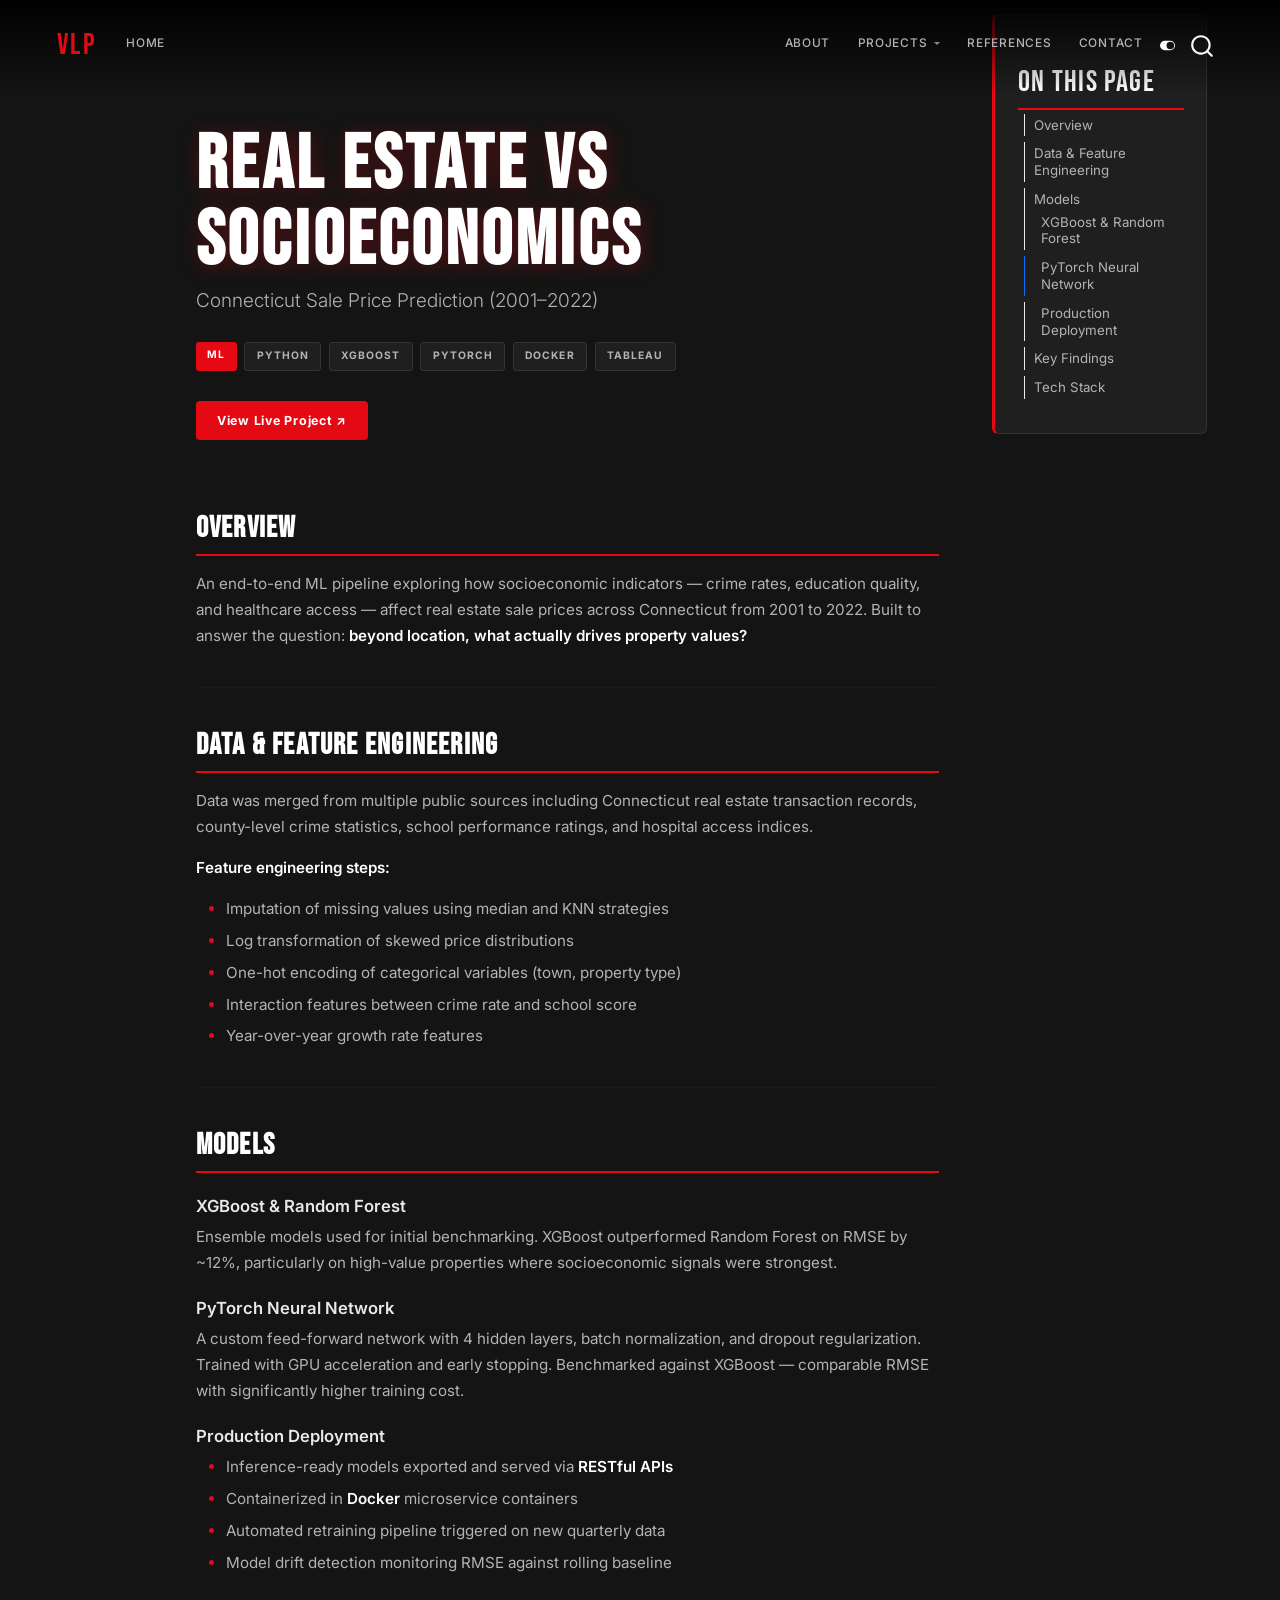
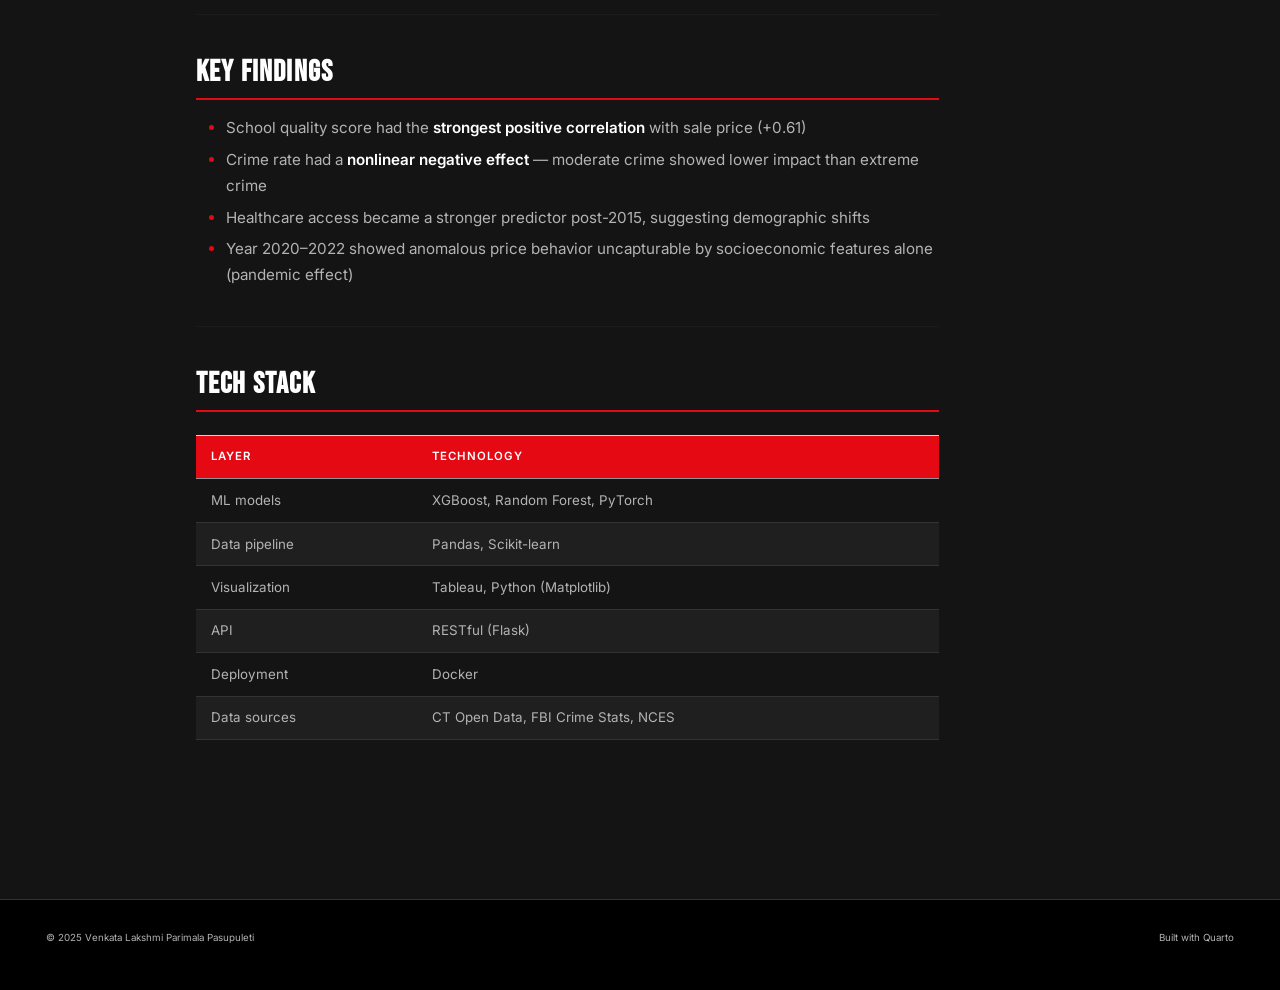
<file: docs/project_realestate.html>
<!DOCTYPE html>
<html xmlns="http://www.w3.org/1999/xhtml" lang="en" xml:lang="en"><head>

<meta charset="utf-8">
<meta name="generator" content="quarto-1.9.36">

<meta name="viewport" content="width=device-width, initial-scale=1.0, user-scalable=yes">


<title>Real Estate vs Socioeconomics – VLP</title>
<style>
/* Default styles provided by pandoc.
** See https://pandoc.org/MANUAL.html#variables-for-html for config info.
*/
code{white-space: pre-wrap;}
span.smallcaps{font-variant: small-caps;}
div.columns{display: flex; gap: min(4vw, 1.5em);}
div.column{flex: auto; overflow-x: auto;}
div.hanging-indent{margin-left: 1.5em; text-indent: -1.5em;}
ul.task-list{list-style: none;}
ul.task-list li input[type="checkbox"] {
  width: 0.8em;
  margin: 0 0.8em 0.2em -1em; /* quarto-specific, see https://github.com/quarto-dev/quarto-cli/issues/4556 */ 
  vertical-align: middle;
}
</style>


<script src="site_libs/quarto-nav/quarto-nav.js"></script>
<script src="site_libs/quarto-nav/headroom.min.js"></script>
<script src="site_libs/clipboard/clipboard.min.js"></script>
<script src="site_libs/quarto-search/autocomplete.umd.js"></script>
<script src="site_libs/quarto-search/fuse.min.js"></script>
<script src="site_libs/quarto-search/quarto-search.js"></script>
<meta name="quarto:offset" content="./">
<link href="./images/myimage.jpg" rel="icon" type="image/jpeg">
<script src="site_libs/quarto-html/quarto.js" type="module"></script>
<script src="site_libs/quarto-html/tabsets/tabsets.js" type="module"></script>
<script src="site_libs/quarto-html/popper.min.js"></script>
<script src="site_libs/quarto-html/tippy.umd.min.js"></script>
<script src="site_libs/quarto-html/anchor.min.js"></script>
<link href="site_libs/quarto-html/tippy.css" rel="stylesheet">
<link href="site_libs/quarto-html/quarto-syntax-highlighting-dbc92dda8186f57fa2e333fbb71d6a9d.css" rel="stylesheet" class="quarto-color-scheme" id="quarto-text-highlighting-styles">
<link href="site_libs/quarto-html/quarto-syntax-highlighting-dark-dbc92dda8186f57fa2e333fbb71d6a9d.css" rel="stylesheet" class="quarto-color-scheme quarto-color-alternate" id="quarto-text-highlighting-styles">
<link href="site_libs/quarto-html/quarto-syntax-highlighting-dbc92dda8186f57fa2e333fbb71d6a9d.css" rel="stylesheet" class="quarto-color-scheme-extra" id="quarto-text-highlighting-styles">
<script src="site_libs/bootstrap/bootstrap.min.js"></script>
<link href="site_libs/bootstrap/bootstrap-icons.css" rel="stylesheet">
<link href="site_libs/bootstrap/bootstrap-f359c76eebcb751ca8f6a763dfcaf068.min.css" rel="stylesheet" append-hash="true" class="quarto-color-scheme" id="quarto-bootstrap" data-mode="light">
<link href="site_libs/bootstrap/bootstrap-dark-ee1acf71531af147f566b54c1d2030bc.min.css" rel="stylesheet" append-hash="true" class="quarto-color-scheme quarto-color-alternate" id="quarto-bootstrap" data-mode="dark">
<link href="site_libs/bootstrap/bootstrap-f359c76eebcb751ca8f6a763dfcaf068.min.css" rel="stylesheet" append-hash="true" class="quarto-color-scheme-extra" id="quarto-bootstrap" data-mode="light">
<script id="quarto-search-options" type="application/json">{
  "location": "navbar",
  "copy-button": false,
  "collapse-after": 3,
  "panel-placement": "end",
  "type": "overlay",
  "limit": 50,
  "keyboard-shortcut": [
    "f",
    "/",
    "s"
  ],
  "show-item-context": false,
  "language": {
    "search-no-results-text": "No results",
    "search-matching-documents-text": "matching documents",
    "search-copy-link-title": "Copy link to search",
    "search-hide-matches-text": "Hide additional matches",
    "search-more-match-text": "more match in this document",
    "search-more-matches-text": "more matches in this document",
    "search-clear-button-title": "Clear",
    "search-text-placeholder": "",
    "search-detached-cancel-button-title": "Cancel",
    "search-submit-button-title": "Submit",
    "search-label": "Search"
  }
}</script>
<style>html{ scroll-behavior: smooth; }</style>


</head>

<body class="nav-fixed quarto-dark"><script id="quarto-html-before-body" type="application/javascript">
    const toggleBodyColorMode = (bsSheetEl) => {
      const mode = bsSheetEl.getAttribute("data-mode");
      const bodyEl = window.document.querySelector("body");
      if (mode === "dark") {
        bodyEl.classList.add("quarto-dark");
        bodyEl.classList.remove("quarto-light");
      } else {
        bodyEl.classList.add("quarto-light");
        bodyEl.classList.remove("quarto-dark");
      }
    }
    const toggleBodyColorPrimary = () => {
      const bsSheetEl = window.document.querySelector("link#quarto-bootstrap:not([rel=disabled-stylesheet])");
      if (bsSheetEl) {
        toggleBodyColorMode(bsSheetEl);
      }
    }
    const setColorSchemeToggle = (alternate) => {
      const toggles = window.document.querySelectorAll('.quarto-color-scheme-toggle');
      for (let i=0; i < toggles.length; i++) {
        const toggle = toggles[i];
        if (toggle) {
          if (alternate) {
            toggle.classList.add("alternate");
          } else {
            toggle.classList.remove("alternate");
          }
        }
      }
    };
    const toggleColorMode = (alternate) => {
      // Switch the stylesheets
      const primaryStylesheets = window.document.querySelectorAll('link.quarto-color-scheme:not(.quarto-color-alternate)');
      const alternateStylesheets = window.document.querySelectorAll('link.quarto-color-scheme.quarto-color-alternate');
      manageTransitions('#quarto-margin-sidebar .nav-link', false);
      if (alternate) {
        // note: dark is layered on light, we don't disable primary!
        enableStylesheet(alternateStylesheets);
        for (const sheetNode of alternateStylesheets) {
          if (sheetNode.id === "quarto-bootstrap") {
            toggleBodyColorMode(sheetNode);
          }
        }
      } else {
        disableStylesheet(alternateStylesheets);
        enableStylesheet(primaryStylesheets)
        toggleBodyColorPrimary();
      }
      manageTransitions('#quarto-margin-sidebar .nav-link', true);
      // Switch the toggles
      setColorSchemeToggle(alternate)
      // Hack to workaround the fact that safari doesn't
      // properly recolor the scrollbar when toggling (#1455)
      if (navigator.userAgent.indexOf('Safari') > 0 && navigator.userAgent.indexOf('Chrome') == -1) {
        manageTransitions("body", false);
        window.scrollTo(0, 1);
        setTimeout(() => {
          window.scrollTo(0, 0);
          manageTransitions("body", true);
        }, 40);
      }
    }
    const disableStylesheet = (stylesheets) => {
      for (let i=0; i < stylesheets.length; i++) {
        const stylesheet = stylesheets[i];
        stylesheet.rel = 'disabled-stylesheet';
      }
    }
    const enableStylesheet = (stylesheets) => {
      for (let i=0; i < stylesheets.length; i++) {
        const stylesheet = stylesheets[i];
        if(stylesheet.rel !== 'stylesheet') { // for Chrome, which will still FOUC without this check
          stylesheet.rel = 'stylesheet';
        }
      }
    }
    const manageTransitions = (selector, allowTransitions) => {
      const els = window.document.querySelectorAll(selector);
      for (let i=0; i < els.length; i++) {
        const el = els[i];
        if (allowTransitions) {
          el.classList.remove('notransition');
        } else {
          el.classList.add('notransition');
        }
      }
    }
    const isFileUrl = () => {
      return window.location.protocol === 'file:';
    }
    const hasAlternateSentinel = () => {
      let styleSentinel = getColorSchemeSentinel();
      if (styleSentinel !== null) {
        return styleSentinel === "alternate";
      } else {
        return false;
      }
    }
    const setStyleSentinel = (alternate) => {
      const value = alternate ? "alternate" : "default";
      if (!isFileUrl()) {
        window.localStorage.setItem("quarto-color-scheme", value);
      } else {
        localAlternateSentinel = value;
      }
    }
    const getColorSchemeSentinel = () => {
      if (!isFileUrl()) {
        const storageValue = window.localStorage.getItem("quarto-color-scheme");
        return storageValue != null ? storageValue : localAlternateSentinel;
      } else {
        return localAlternateSentinel;
      }
    }
    const toggleGiscusIfUsed = (isAlternate, darkModeDefault) => {
      const baseTheme = document.querySelector('#giscus-base-theme')?.value ?? 'light';
      const alternateTheme = document.querySelector('#giscus-alt-theme')?.value ?? 'dark';
      let newTheme = '';
      if(authorPrefersDark) {
        newTheme = isAlternate ? baseTheme : alternateTheme;
      } else {
        newTheme = isAlternate ? alternateTheme : baseTheme;
      }
      const changeGiscusTheme = () => {
        // From: https://github.com/giscus/giscus/issues/336
        const sendMessage = (message) => {
          const iframe = document.querySelector('iframe.giscus-frame');
          if (!iframe) return;
          iframe.contentWindow.postMessage({ giscus: message }, 'https://giscus.app');
        }
        sendMessage({
          setConfig: {
            theme: newTheme
          }
        });
      }
      const isGiscussLoaded = window.document.querySelector('iframe.giscus-frame') !== null;
      if (isGiscussLoaded) {
        changeGiscusTheme();
      }
    };
    const authorPrefersDark = true;
    const darkModeDefault = authorPrefersDark;
    let localAlternateSentinel = darkModeDefault ? 'alternate' : 'default';
    // Dark / light mode switch
    window.quartoToggleColorScheme = () => {
      // Read the current dark / light value
      let toAlternate = !hasAlternateSentinel();
      toggleColorMode(toAlternate);
      setStyleSentinel(toAlternate);
      toggleGiscusIfUsed(toAlternate, darkModeDefault);
      window.dispatchEvent(new Event('resize'));
    };
    // Switch to dark mode if need be
    if (hasAlternateSentinel()) {
      toggleColorMode(true);
    } else {
      toggleColorMode(false);
    }
  </script>

<div id="quarto-search-results"></div>
  <header id="quarto-header" class="headroom fixed-top">
    <nav class="navbar navbar-expand-lg " data-bs-theme="dark">
      <div class="navbar-container container-fluid">
      <div class="navbar-brand-container mx-auto">
    <a class="navbar-brand" href="./index.html">
    <span class="navbar-title">VLP</span>
    </a>
  </div>
            <div id="quarto-search" class="" title="Search"></div>
          <button class="navbar-toggler" type="button" data-bs-toggle="collapse" data-bs-target="#navbarCollapse" aria-controls="navbarCollapse" role="menu" aria-expanded="false" aria-label="Toggle navigation" onclick="if (window.quartoToggleHeadroom) { window.quartoToggleHeadroom(); }">
  <span class="navbar-toggler-icon"></span>
</button>
          <div class="collapse navbar-collapse" id="navbarCollapse">
            <ul class="navbar-nav navbar-nav-scroll me-auto">
  <li class="nav-item">
    <a class="nav-link" href="./index.html"> 
<span class="menu-text">HOME</span></a>
  </li>  
</ul>
            <ul class="navbar-nav navbar-nav-scroll ms-auto">
  <li class="nav-item">
    <a class="nav-link" href="./about.html"> 
<span class="menu-text">ABOUT</span></a>
  </li>  
  <li class="nav-item dropdown ">
    <a class="nav-link dropdown-toggle" href="#" id="nav-menu-projects" role="link" data-bs-toggle="dropdown" aria-expanded="false">
 <span class="menu-text">PROJECTS</span>
    </a>
    <ul class="dropdown-menu dropdown-menu-end" aria-labelledby="nav-menu-projects">    
        <li>
    <a class="dropdown-item" href="./project_agentprobe.html">
 <span class="dropdown-text">AgentProbe — AI Testing Toolkit</span></a>
  </li>  
        <li>
    <a class="dropdown-item" href="./project_aifhir.html">
 <span class="dropdown-text">AI on FHIR — Medical NLP</span></a>
  </li>  
        <li>
    <a class="dropdown-item" href="./project_crashclarity.html">
 <span class="dropdown-text">CrashClarity — UK Road Safety</span></a>
  </li>  
        <li>
    <a class="dropdown-item" href="./project_suicide_rates.html">
 <span class="dropdown-text">Global Suicide Rates Analysis</span></a>
  </li>  
        <li>
    <a class="dropdown-item" href="./project_realestate.html">
 <span class="dropdown-text">Real Estate vs Socioeconomics</span></a>
  </li>  
    </ul>
  </li>
  <li class="nav-item">
    <a class="nav-link" href="./References.html"> 
<span class="menu-text">REFERENCES</span></a>
  </li>  
  <li class="nav-item">
    <a class="nav-link" href="./contact.html"> 
<span class="menu-text">CONTACT</span></a>
  </li>  
</ul>
          </div> <!-- /navcollapse -->
            <div class="quarto-navbar-tools">
  <a href="" class="quarto-color-scheme-toggle quarto-navigation-tool  px-1" onclick="window.quartoToggleColorScheme(); return false;" title="Toggle dark mode"><i class="bi"></i></a>
</div>
      </div> <!-- /container-fluid -->
    </nav>
</header>
<!-- content -->
<div id="quarto-content" class="quarto-container page-columns page-rows-contents page-layout-article page-navbar">
<!-- sidebar -->
<!-- margin-sidebar -->
    <div id="quarto-margin-sidebar" class="sidebar margin-sidebar">
        <nav id="TOC" role="doc-toc" class="toc-active">
    <h2 id="toc-title">ON THIS PAGE</h2>
   
  <ul>
  <li><a href="#overview" id="toc-overview" class="nav-link active" data-scroll-target="#overview">Overview</a></li>
  <li><a href="#data-feature-engineering" id="toc-data-feature-engineering" class="nav-link" data-scroll-target="#data-feature-engineering">Data &amp; Feature Engineering</a></li>
  <li><a href="#models" id="toc-models" class="nav-link" data-scroll-target="#models">Models</a>
  <ul class="collapse">
  <li><a href="#xgboost-random-forest" id="toc-xgboost-random-forest" class="nav-link" data-scroll-target="#xgboost-random-forest">XGBoost &amp; Random Forest</a></li>
  <li><a href="#pytorch-neural-network" id="toc-pytorch-neural-network" class="nav-link" data-scroll-target="#pytorch-neural-network">PyTorch Neural Network</a></li>
  <li><a href="#production-deployment" id="toc-production-deployment" class="nav-link" data-scroll-target="#production-deployment">Production Deployment</a></li>
  </ul></li>
  <li><a href="#key-findings" id="toc-key-findings" class="nav-link" data-scroll-target="#key-findings">Key Findings</a></li>
  <li><a href="#tech-stack" id="toc-tech-stack" class="nav-link" data-scroll-target="#tech-stack">Tech Stack</a></li>
  </ul>
</nav>
    </div>
<!-- main -->
<main class="content" id="quarto-document-content">


<header id="title-block-header" class="quarto-title-block default">
<div class="quarto-title">
<h1 class="title">Real Estate vs Socioeconomics</h1>
<p class="subtitle lead">Connecticut Sale Price Prediction (2001–2022)</p>
</div>



<div class="quarto-title-meta">

    
  
    
  </div>
  


</header>


<div style="display:flex;gap:0.5rem;flex-wrap:wrap;margin-bottom:2rem;">
<span style="background:#e50914;color:#fff;font-size:0.68rem;font-weight:700;letter-spacing:0.1em;text-transform:uppercase;padding:0.3rem 0.75rem;border-radius:3px;">ML</span>
<span style="background:#1f1f1f;color:#b3b3b3;font-size:0.68rem;font-weight:700;letter-spacing:0.1em;text-transform:uppercase;padding:0.3rem 0.75rem;border-radius:3px;border:1px solid #333;">Python</span>
<span style="background:#1f1f1f;color:#b3b3b3;font-size:0.68rem;font-weight:700;letter-spacing:0.1em;text-transform:uppercase;padding:0.3rem 0.75rem;border-radius:3px;border:1px solid #333;">XGBoost</span>
<span style="background:#1f1f1f;color:#b3b3b3;font-size:0.68rem;font-weight:700;letter-spacing:0.1em;text-transform:uppercase;padding:0.3rem 0.75rem;border-radius:3px;border:1px solid #333;">PyTorch</span>
<span style="background:#1f1f1f;color:#b3b3b3;font-size:0.68rem;font-weight:700;letter-spacing:0.1em;text-transform:uppercase;padding:0.3rem 0.75rem;border-radius:3px;border:1px solid #333;">Docker</span>
<span style="background:#1f1f1f;color:#b3b3b3;font-size:0.68rem;font-weight:700;letter-spacing:0.1em;text-transform:uppercase;padding:0.3rem 0.75rem;border-radius:3px;border:1px solid #333;">Tableau</span>
</div>
<a href="https://mason.gmu.edu/~vpasupu2/index.html" target="_blank" style="display:inline-flex;align-items:center;gap:0.5rem;background:#e50914;color:#fff !important;padding:0.6rem 1.4rem;border-radius:4px;font-size:0.82rem;font-weight:700;text-decoration:none !important;letter-spacing:0.06em;margin-bottom:2.5rem;">
  View Live Project ↗
</a>
<section id="overview" class="level2">
<h2 class="anchored" data-anchor-id="overview">Overview</h2>
<p>An end-to-end ML pipeline exploring how socioeconomic indicators — crime rates, education quality, and healthcare access — affect real estate sale prices across Connecticut from 2001 to 2022. Built to answer the question: <strong>beyond location, what actually drives property values?</strong></p>
<hr>
</section>
<section id="data-feature-engineering" class="level2">
<h2 class="anchored" data-anchor-id="data-feature-engineering">Data &amp; Feature Engineering</h2>
<p>Data was merged from multiple public sources including Connecticut real estate transaction records, county-level crime statistics, school performance ratings, and hospital access indices.</p>
<p><strong>Feature engineering steps:</strong></p>
<ul>
<li>Imputation of missing values using median and KNN strategies</li>
<li>Log transformation of skewed price distributions</li>
<li>One-hot encoding of categorical variables (town, property type)</li>
<li>Interaction features between crime rate and school score</li>
<li>Year-over-year growth rate features</li>
</ul>
<hr>
</section>
<section id="models" class="level2">
<h2 class="anchored" data-anchor-id="models">Models</h2>
<section id="xgboost-random-forest" class="level3">
<h3 class="anchored" data-anchor-id="xgboost-random-forest">XGBoost &amp; Random Forest</h3>
<p>Ensemble models used for initial benchmarking. XGBoost outperformed Random Forest on RMSE by ~12%, particularly on high-value properties where socioeconomic signals were strongest.</p>
</section>
<section id="pytorch-neural-network" class="level3">
<h3 class="anchored" data-anchor-id="pytorch-neural-network">PyTorch Neural Network</h3>
<p>A custom feed-forward network with 4 hidden layers, batch normalization, and dropout regularization. Trained with GPU acceleration and early stopping. Benchmarked against XGBoost — comparable RMSE with significantly higher training cost.</p>
</section>
<section id="production-deployment" class="level3">
<h3 class="anchored" data-anchor-id="production-deployment">Production Deployment</h3>
<ul>
<li>Inference-ready models exported and served via <strong>RESTful APIs</strong></li>
<li>Containerized in <strong>Docker</strong> microservice containers</li>
<li>Automated retraining pipeline triggered on new quarterly data</li>
<li>Model drift detection monitoring RMSE against rolling baseline</li>
</ul>
<hr>
</section>
</section>
<section id="key-findings" class="level2">
<h2 class="anchored" data-anchor-id="key-findings">Key Findings</h2>
<ul>
<li>School quality score had the <strong>strongest positive correlation</strong> with sale price (+0.61)</li>
<li>Crime rate had a <strong>nonlinear negative effect</strong> — moderate crime showed lower impact than extreme crime</li>
<li>Healthcare access became a stronger predictor post-2015, suggesting demographic shifts</li>
<li>Year 2020–2022 showed anomalous price behavior uncapturable by socioeconomic features alone (pandemic effect)</li>
</ul>
<hr>
</section>
<section id="tech-stack" class="level2">
<h2 class="anchored" data-anchor-id="tech-stack">Tech Stack</h2>
<table class="caption-top table">
<thead>
<tr class="header">
<th>Layer</th>
<th>Technology</th>
</tr>
</thead>
<tbody>
<tr class="odd">
<td>ML models</td>
<td>XGBoost, Random Forest, PyTorch</td>
</tr>
<tr class="even">
<td>Data pipeline</td>
<td>Pandas, Scikit-learn</td>
</tr>
<tr class="odd">
<td>Visualization</td>
<td>Tableau, Python (Matplotlib)</td>
</tr>
<tr class="even">
<td>API</td>
<td>RESTful (Flask)</td>
</tr>
<tr class="odd">
<td>Deployment</td>
<td>Docker</td>
</tr>
<tr class="even">
<td>Data sources</td>
<td>CT Open Data, FBI Crime Stats, NCES</td>
</tr>
</tbody>
</table>


</section>

</main> <!-- /main -->
<script id="quarto-html-after-body" type="application/javascript">
  window.document.addEventListener("DOMContentLoaded", function (event) {
    // Ensure there is a toggle, if there isn't float one in the top right
    if (window.document.querySelector('.quarto-color-scheme-toggle') === null) {
      const a = window.document.createElement('a');
      a.classList.add('top-right');
      a.classList.add('quarto-color-scheme-toggle');
      a.href = "";
      a.onclick = function() { try { window.quartoToggleColorScheme(); } catch {} return false; };
      const i = window.document.createElement("i");
      i.classList.add('bi');
      a.appendChild(i);
      window.document.body.appendChild(a);
    }
    setColorSchemeToggle(hasAlternateSentinel())
    const icon = "";
    const anchorJS = new window.AnchorJS();
    anchorJS.options = {
      placement: 'right',
      icon: icon
    };
    anchorJS.add('.anchored');
    const isCodeAnnotation = (el) => {
      for (const clz of el.classList) {
        if (clz.startsWith('code-annotation-')) {                     
          return true;
        }
      }
      return false;
    }
    const onCopySuccess = function(e) {
      // button target
      const button = e.trigger;
      // don't keep focus
      button.blur();
      // flash "checked"
      button.classList.add('code-copy-button-checked');
      var currentTitle = button.getAttribute("title");
      button.setAttribute("title", "Copied!");
      let tooltip;
      if (window.bootstrap) {
        button.setAttribute("data-bs-toggle", "tooltip");
        button.setAttribute("data-bs-placement", "left");
        button.setAttribute("data-bs-title", "Copied!");
        tooltip = new bootstrap.Tooltip(button, 
          { trigger: "manual", 
            customClass: "code-copy-button-tooltip",
            offset: [0, -8]});
        tooltip.show();    
      }
      setTimeout(function() {
        if (tooltip) {
          tooltip.hide();
          button.removeAttribute("data-bs-title");
          button.removeAttribute("data-bs-toggle");
          button.removeAttribute("data-bs-placement");
        }
        button.setAttribute("title", currentTitle);
        button.classList.remove('code-copy-button-checked');
      }, 1000);
      // clear code selection
      e.clearSelection();
    }
    const getTextToCopy = function(trigger) {
      const outerScaffold = trigger.parentElement.cloneNode(true);
      const codeEl = outerScaffold.querySelector('code');
      for (const childEl of codeEl.children) {
        if (isCodeAnnotation(childEl)) {
          childEl.remove();
        }
      }
      return codeEl.innerText;
    }
    const clipboard = new window.ClipboardJS('.code-copy-button:not([data-in-quarto-modal])', {
      text: getTextToCopy
    });
    clipboard.on('success', onCopySuccess);
    if (window.document.getElementById('quarto-embedded-source-code-modal')) {
      const clipboardModal = new window.ClipboardJS('.code-copy-button[data-in-quarto-modal]', {
        text: getTextToCopy,
        container: window.document.getElementById('quarto-embedded-source-code-modal')
      });
      clipboardModal.on('success', onCopySuccess);
    }
      var localhostRegex = new RegExp(/^(?:http|https):\/\/localhost\:?[0-9]*\//);
      var mailtoRegex = new RegExp(/^mailto:/);
        var filterRegex = new RegExp('/' + window.location.host + '/');
      var isInternal = (href) => {
          return filterRegex.test(href) || localhostRegex.test(href) || mailtoRegex.test(href);
      }
      // Inspect non-navigation links and adorn them if external
     var links = window.document.querySelectorAll('a[href]:not(.nav-link):not(.navbar-brand):not(.toc-action):not(.sidebar-link):not(.sidebar-item-toggle):not(.pagination-link):not(.no-external):not([aria-hidden]):not(.dropdown-item):not(.quarto-navigation-tool):not(.about-link)');
      for (var i=0; i<links.length; i++) {
        const link = links[i];
        if (!isInternal(link.href)) {
          // undo the damage that might have been done by quarto-nav.js in the case of
          // links that we want to consider external
          if (link.dataset.originalHref !== undefined) {
            link.href = link.dataset.originalHref;
          }
            // target, if specified
            link.setAttribute("target", "_blank");
            if (link.getAttribute("rel") === null) {
              link.setAttribute("rel", "noopener");
            }
        }
      }
    function tippyHover(el, contentFn, onTriggerFn, onUntriggerFn) {
      const config = {
        allowHTML: true,
        maxWidth: 500,
        delay: 100,
        arrow: false,
        appendTo: function(el) {
            return el.parentElement;
        },
        interactive: true,
        interactiveBorder: 10,
        theme: 'quarto',
        placement: 'bottom-start',
      };
      if (contentFn) {
        config.content = contentFn;
      }
      if (onTriggerFn) {
        config.onTrigger = onTriggerFn;
      }
      if (onUntriggerFn) {
        config.onUntrigger = onUntriggerFn;
      }
      window.tippy(el, config); 
    }
    const noterefs = window.document.querySelectorAll('a[role="doc-noteref"]');
    for (var i=0; i<noterefs.length; i++) {
      const ref = noterefs[i];
      tippyHover(ref, function() {
        // use id or data attribute instead here
        let href = ref.getAttribute('data-footnote-href') || ref.getAttribute('href');
        try { href = new URL(href).hash; } catch {}
        const id = href.replace(/^#\/?/, "");
        const note = window.document.getElementById(id);
        if (note) {
          return note.innerHTML;
        } else {
          return "";
        }
      });
    }
    const xrefs = window.document.querySelectorAll('a.quarto-xref');
    const processXRef = (id, note) => {
      // Strip column container classes
      const stripColumnClz = (el) => {
        el.classList.remove("page-full", "page-columns");
        if (el.children) {
          for (const child of el.children) {
            stripColumnClz(child);
          }
        }
      }
      stripColumnClz(note)
      if (id === null || id.startsWith('sec-')) {
        // Special case sections, only their first couple elements
        const container = document.createElement("div");
        if (note.children && note.children.length > 2) {
          container.appendChild(note.children[0].cloneNode(true));
          for (let i = 1; i < note.children.length; i++) {
            const child = note.children[i];
            if (child.tagName === "P" && child.innerText === "") {
              continue;
            } else {
              container.appendChild(child.cloneNode(true));
              break;
            }
          }
          if (window.Quarto?.typesetMath) {
            window.Quarto.typesetMath(container);
          }
          return container.innerHTML
        } else {
          if (window.Quarto?.typesetMath) {
            window.Quarto.typesetMath(note);
          }
          return note.innerHTML;
        }
      } else {
        // Remove any anchor links if they are present
        const anchorLink = note.querySelector('a.anchorjs-link');
        if (anchorLink) {
          anchorLink.remove();
        }
        if (window.Quarto?.typesetMath) {
          window.Quarto.typesetMath(note);
        }
        if (note.classList.contains("callout")) {
          return note.outerHTML;
        } else {
          return note.innerHTML;
        }
      }
    }
    for (var i=0; i<xrefs.length; i++) {
      const xref = xrefs[i];
      tippyHover(xref, undefined, function(instance) {
        instance.disable();
        let url = xref.getAttribute('href');
        let hash = undefined; 
        if (url.startsWith('#')) {
          hash = url;
        } else {
          try { hash = new URL(url).hash; } catch {}
        }
        if (hash) {
          const id = hash.replace(/^#\/?/, "");
          const note = window.document.getElementById(id);
          if (note !== null) {
            try {
              const html = processXRef(id, note.cloneNode(true));
              instance.setContent(html);
            } finally {
              instance.enable();
              instance.show();
            }
          } else {
            // See if we can fetch this
            fetch(url.split('#')[0])
            .then(res => res.text())
            .then(html => {
              const parser = new DOMParser();
              const htmlDoc = parser.parseFromString(html, "text/html");
              const note = htmlDoc.getElementById(id);
              if (note !== null) {
                const html = processXRef(id, note);
                instance.setContent(html);
              } 
            }).finally(() => {
              instance.enable();
              instance.show();
            });
          }
        } else {
          // See if we can fetch a full url (with no hash to target)
          // This is a special case and we should probably do some content thinning / targeting
          fetch(url)
          .then(res => res.text())
          .then(html => {
            const parser = new DOMParser();
            const htmlDoc = parser.parseFromString(html, "text/html");
            const note = htmlDoc.querySelector('main.content');
            if (note !== null) {
              // This should only happen for chapter cross references
              // (since there is no id in the URL)
              // remove the first header
              if (note.children.length > 0 && note.children[0].tagName === "HEADER") {
                note.children[0].remove();
              }
              const html = processXRef(null, note);
              instance.setContent(html);
            } 
          }).finally(() => {
            instance.enable();
            instance.show();
          });
        }
      }, function(instance) {
      });
    }
        let selectedAnnoteEl;
        const selectorForAnnotation = ( cell, annotation) => {
          let cellAttr = 'data-code-cell="' + cell + '"';
          let lineAttr = 'data-code-annotation="' +  annotation + '"';
          const selector = 'span[' + cellAttr + '][' + lineAttr + ']';
          return selector;
        }
        const selectCodeLines = (annoteEl) => {
          const doc = window.document;
          const targetCell = annoteEl.getAttribute("data-target-cell");
          const targetAnnotation = annoteEl.getAttribute("data-target-annotation");
          const annoteSpan = window.document.querySelector(selectorForAnnotation(targetCell, targetAnnotation));
          const lines = annoteSpan.getAttribute("data-code-lines").split(",");
          const lineIds = lines.map((line) => {
            return targetCell + "-" + line;
          })
          let top = null;
          let height = null;
          let parent = null;
          if (lineIds.length > 0) {
              //compute the position of the single el (top and bottom and make a div)
              const el = window.document.getElementById(lineIds[0]);
              top = el.offsetTop;
              height = el.offsetHeight;
              parent = el.parentElement.parentElement;
            if (lineIds.length > 1) {
              const lastEl = window.document.getElementById(lineIds[lineIds.length - 1]);
              const bottom = lastEl.offsetTop + lastEl.offsetHeight;
              height = bottom - top;
            }
            if (top !== null && height !== null && parent !== null) {
              // cook up a div (if necessary) and position it 
              let div = window.document.getElementById("code-annotation-line-highlight");
              if (div === null) {
                div = window.document.createElement("div");
                div.setAttribute("id", "code-annotation-line-highlight");
                div.style.position = 'absolute';
                parent.appendChild(div);
              }
              div.style.top = top - 2 + "px";
              div.style.height = height + 4 + "px";
              div.style.left = 0;
              let gutterDiv = window.document.getElementById("code-annotation-line-highlight-gutter");
              if (gutterDiv === null) {
                gutterDiv = window.document.createElement("div");
                gutterDiv.setAttribute("id", "code-annotation-line-highlight-gutter");
                gutterDiv.style.position = 'absolute';
                const codeCell = window.document.getElementById(targetCell);
                const gutter = codeCell.querySelector('.code-annotation-gutter');
                gutter.appendChild(gutterDiv);
              }
              gutterDiv.style.top = top - 2 + "px";
              gutterDiv.style.height = height + 4 + "px";
            }
            selectedAnnoteEl = annoteEl;
          }
        };
        const unselectCodeLines = () => {
          const elementsIds = ["code-annotation-line-highlight", "code-annotation-line-highlight-gutter"];
          elementsIds.forEach((elId) => {
            const div = window.document.getElementById(elId);
            if (div) {
              div.remove();
            }
          });
          selectedAnnoteEl = undefined;
        };
          // Handle positioning of the toggle
      window.addEventListener(
        "resize",
        throttle(() => {
          elRect = undefined;
          if (selectedAnnoteEl) {
            selectCodeLines(selectedAnnoteEl);
          }
        }, 10)
      );
      function throttle(fn, ms) {
      let throttle = false;
      let timer;
        return (...args) => {
          if(!throttle) { // first call gets through
              fn.apply(this, args);
              throttle = true;
          } else { // all the others get throttled
              if(timer) clearTimeout(timer); // cancel #2
              timer = setTimeout(() => {
                fn.apply(this, args);
                timer = throttle = false;
              }, ms);
          }
        };
      }
        // Attach click handler to the DT
        const annoteDls = window.document.querySelectorAll('dt[data-target-cell]');
        for (const annoteDlNode of annoteDls) {
          annoteDlNode.addEventListener('click', (event) => {
            const clickedEl = event.target;
            if (clickedEl !== selectedAnnoteEl) {
              unselectCodeLines();
              const activeEl = window.document.querySelector('dt[data-target-cell].code-annotation-active');
              if (activeEl) {
                activeEl.classList.remove('code-annotation-active');
              }
              selectCodeLines(clickedEl);
              clickedEl.classList.add('code-annotation-active');
            } else {
              // Unselect the line
              unselectCodeLines();
              clickedEl.classList.remove('code-annotation-active');
            }
          });
        }
    const findCites = (el) => {
      const parentEl = el.parentElement;
      if (parentEl) {
        const cites = parentEl.dataset.cites;
        if (cites) {
          return {
            el,
            cites: cites.split(' ')
          };
        } else {
          return findCites(el.parentElement)
        }
      } else {
        return undefined;
      }
    };
    var bibliorefs = window.document.querySelectorAll('a[role="doc-biblioref"]');
    for (var i=0; i<bibliorefs.length; i++) {
      const ref = bibliorefs[i];
      const citeInfo = findCites(ref);
      if (citeInfo) {
        tippyHover(citeInfo.el, function() {
          var popup = window.document.createElement('div');
          citeInfo.cites.forEach(function(cite) {
            var citeDiv = window.document.createElement('div');
            citeDiv.classList.add('hanging-indent');
            citeDiv.classList.add('csl-entry');
            var biblioDiv = window.document.getElementById('ref-' + cite);
            if (biblioDiv) {
              citeDiv.innerHTML = biblioDiv.innerHTML;
            }
            popup.appendChild(citeDiv);
          });
          return popup.innerHTML;
        });
      }
    }
  });
  </script>
</div> <!-- /content -->
<footer class="footer">
  <div class="nav-footer">
    <div class="nav-footer-left">
<p>© 2025 Venkata Lakshmi Parimala Pasupuleti</p>
</div>   
    <div class="nav-footer-center">
      &nbsp;
    </div>
    <div class="nav-footer-right">
<p>Built with Quarto</p>
</div>
  </div>
</footer>




<script src="site_libs/quarto-html/zenscroll-min.js"></script>
</body></html>
</file>
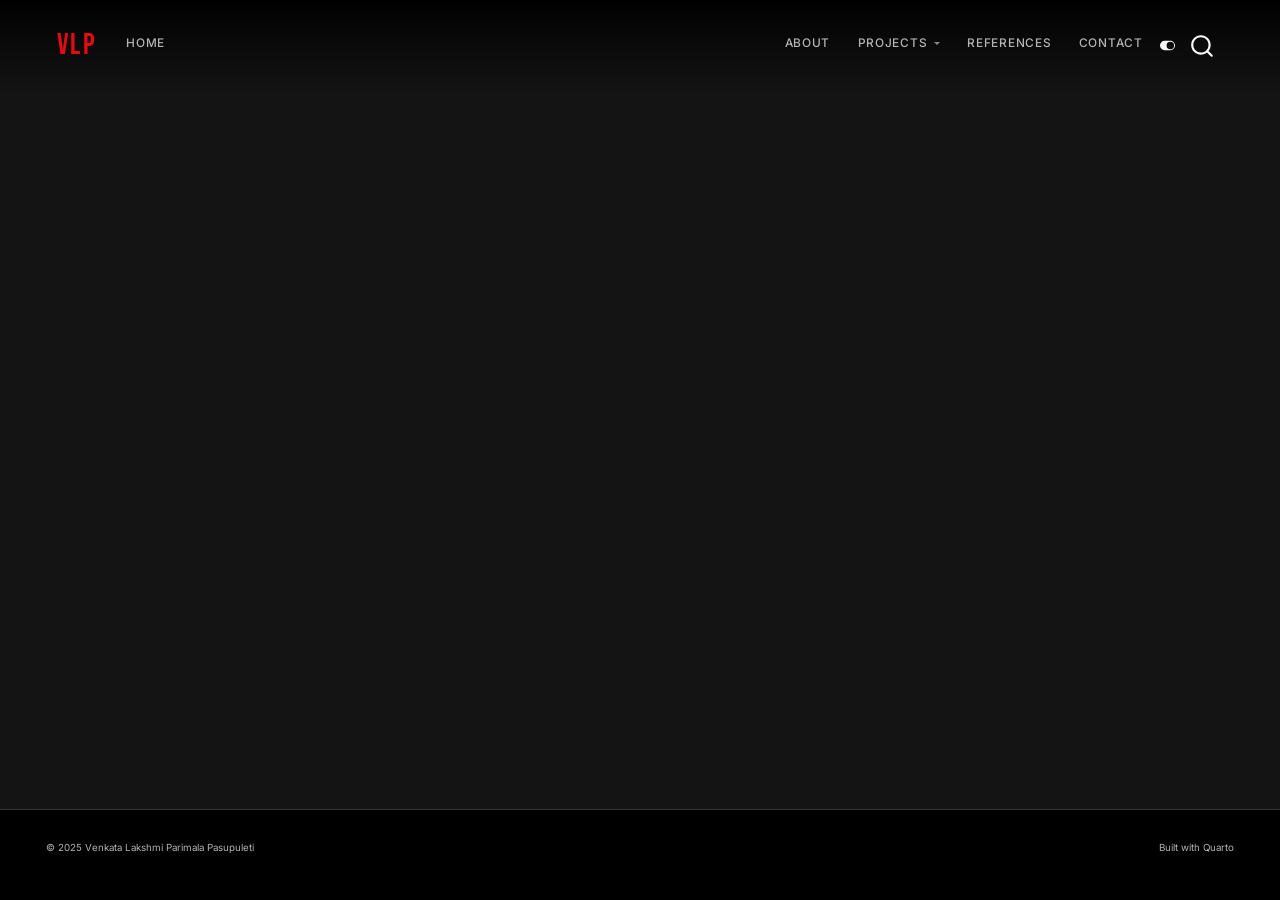
<file: docs/Re-visualization_project.html>
<!DOCTYPE html>
<html xmlns="http://www.w3.org/1999/xhtml" lang="en" xml:lang="en"><head>

<meta charset="utf-8">
<meta name="generator" content="quarto-1.9.36">

<meta name="viewport" content="width=device-width, initial-scale=1.0, user-scalable=yes">


<title>re-visualization_project – VLP</title>
<style>
/* Default styles provided by pandoc.
** See https://pandoc.org/MANUAL.html#variables-for-html for config info.
*/
code{white-space: pre-wrap;}
span.smallcaps{font-variant: small-caps;}
div.columns{display: flex; gap: min(4vw, 1.5em);}
div.column{flex: auto; overflow-x: auto;}
div.hanging-indent{margin-left: 1.5em; text-indent: -1.5em;}
ul.task-list{list-style: none;}
ul.task-list li input[type="checkbox"] {
  width: 0.8em;
  margin: 0 0.8em 0.2em -1em; /* quarto-specific, see https://github.com/quarto-dev/quarto-cli/issues/4556 */ 
  vertical-align: middle;
}
</style>


<script src="site_libs/quarto-nav/quarto-nav.js"></script>
<script src="site_libs/quarto-nav/headroom.min.js"></script>
<script src="site_libs/clipboard/clipboard.min.js"></script>
<script src="site_libs/quarto-search/autocomplete.umd.js"></script>
<script src="site_libs/quarto-search/fuse.min.js"></script>
<script src="site_libs/quarto-search/quarto-search.js"></script>
<meta name="quarto:offset" content="./">
<link href="./images/myimage.jpg" rel="icon" type="image/jpeg">
<script src="site_libs/quarto-html/quarto.js" type="module"></script>
<script src="site_libs/quarto-html/tabsets/tabsets.js" type="module"></script>
<script src="site_libs/quarto-html/popper.min.js"></script>
<script src="site_libs/quarto-html/tippy.umd.min.js"></script>
<script src="site_libs/quarto-html/anchor.min.js"></script>
<link href="site_libs/quarto-html/tippy.css" rel="stylesheet">
<link href="site_libs/quarto-html/quarto-syntax-highlighting-dbc92dda8186f57fa2e333fbb71d6a9d.css" rel="stylesheet" class="quarto-color-scheme" id="quarto-text-highlighting-styles">
<link href="site_libs/quarto-html/quarto-syntax-highlighting-dark-dbc92dda8186f57fa2e333fbb71d6a9d.css" rel="stylesheet" class="quarto-color-scheme quarto-color-alternate" id="quarto-text-highlighting-styles">
<link href="site_libs/quarto-html/quarto-syntax-highlighting-dbc92dda8186f57fa2e333fbb71d6a9d.css" rel="stylesheet" class="quarto-color-scheme-extra" id="quarto-text-highlighting-styles">
<script src="site_libs/bootstrap/bootstrap.min.js"></script>
<link href="site_libs/bootstrap/bootstrap-icons.css" rel="stylesheet">
<link href="site_libs/bootstrap/bootstrap-f359c76eebcb751ca8f6a763dfcaf068.min.css" rel="stylesheet" append-hash="true" class="quarto-color-scheme" id="quarto-bootstrap" data-mode="light">
<link href="site_libs/bootstrap/bootstrap-dark-ee1acf71531af147f566b54c1d2030bc.min.css" rel="stylesheet" append-hash="true" class="quarto-color-scheme quarto-color-alternate" id="quarto-bootstrap" data-mode="dark">
<link href="site_libs/bootstrap/bootstrap-f359c76eebcb751ca8f6a763dfcaf068.min.css" rel="stylesheet" append-hash="true" class="quarto-color-scheme-extra" id="quarto-bootstrap" data-mode="light">
<script id="quarto-search-options" type="application/json">{
  "location": "navbar",
  "copy-button": false,
  "collapse-after": 3,
  "panel-placement": "end",
  "type": "overlay",
  "limit": 50,
  "keyboard-shortcut": [
    "f",
    "/",
    "s"
  ],
  "show-item-context": false,
  "language": {
    "search-no-results-text": "No results",
    "search-matching-documents-text": "matching documents",
    "search-copy-link-title": "Copy link to search",
    "search-hide-matches-text": "Hide additional matches",
    "search-more-match-text": "more match in this document",
    "search-more-matches-text": "more matches in this document",
    "search-clear-button-title": "Clear",
    "search-text-placeholder": "",
    "search-detached-cancel-button-title": "Cancel",
    "search-submit-button-title": "Submit",
    "search-label": "Search"
  }
}</script>
<style>html{ scroll-behavior: smooth; }</style>


</head>

<body class="nav-fixed quarto-dark"><script id="quarto-html-before-body" type="application/javascript">
    const toggleBodyColorMode = (bsSheetEl) => {
      const mode = bsSheetEl.getAttribute("data-mode");
      const bodyEl = window.document.querySelector("body");
      if (mode === "dark") {
        bodyEl.classList.add("quarto-dark");
        bodyEl.classList.remove("quarto-light");
      } else {
        bodyEl.classList.add("quarto-light");
        bodyEl.classList.remove("quarto-dark");
      }
    }
    const toggleBodyColorPrimary = () => {
      const bsSheetEl = window.document.querySelector("link#quarto-bootstrap:not([rel=disabled-stylesheet])");
      if (bsSheetEl) {
        toggleBodyColorMode(bsSheetEl);
      }
    }
    const setColorSchemeToggle = (alternate) => {
      const toggles = window.document.querySelectorAll('.quarto-color-scheme-toggle');
      for (let i=0; i < toggles.length; i++) {
        const toggle = toggles[i];
        if (toggle) {
          if (alternate) {
            toggle.classList.add("alternate");
          } else {
            toggle.classList.remove("alternate");
          }
        }
      }
    };
    const toggleColorMode = (alternate) => {
      // Switch the stylesheets
      const primaryStylesheets = window.document.querySelectorAll('link.quarto-color-scheme:not(.quarto-color-alternate)');
      const alternateStylesheets = window.document.querySelectorAll('link.quarto-color-scheme.quarto-color-alternate');
      manageTransitions('#quarto-margin-sidebar .nav-link', false);
      if (alternate) {
        // note: dark is layered on light, we don't disable primary!
        enableStylesheet(alternateStylesheets);
        for (const sheetNode of alternateStylesheets) {
          if (sheetNode.id === "quarto-bootstrap") {
            toggleBodyColorMode(sheetNode);
          }
        }
      } else {
        disableStylesheet(alternateStylesheets);
        enableStylesheet(primaryStylesheets)
        toggleBodyColorPrimary();
      }
      manageTransitions('#quarto-margin-sidebar .nav-link', true);
      // Switch the toggles
      setColorSchemeToggle(alternate)
      // Hack to workaround the fact that safari doesn't
      // properly recolor the scrollbar when toggling (#1455)
      if (navigator.userAgent.indexOf('Safari') > 0 && navigator.userAgent.indexOf('Chrome') == -1) {
        manageTransitions("body", false);
        window.scrollTo(0, 1);
        setTimeout(() => {
          window.scrollTo(0, 0);
          manageTransitions("body", true);
        }, 40);
      }
    }
    const disableStylesheet = (stylesheets) => {
      for (let i=0; i < stylesheets.length; i++) {
        const stylesheet = stylesheets[i];
        stylesheet.rel = 'disabled-stylesheet';
      }
    }
    const enableStylesheet = (stylesheets) => {
      for (let i=0; i < stylesheets.length; i++) {
        const stylesheet = stylesheets[i];
        if(stylesheet.rel !== 'stylesheet') { // for Chrome, which will still FOUC without this check
          stylesheet.rel = 'stylesheet';
        }
      }
    }
    const manageTransitions = (selector, allowTransitions) => {
      const els = window.document.querySelectorAll(selector);
      for (let i=0; i < els.length; i++) {
        const el = els[i];
        if (allowTransitions) {
          el.classList.remove('notransition');
        } else {
          el.classList.add('notransition');
        }
      }
    }
    const isFileUrl = () => {
      return window.location.protocol === 'file:';
    }
    const hasAlternateSentinel = () => {
      let styleSentinel = getColorSchemeSentinel();
      if (styleSentinel !== null) {
        return styleSentinel === "alternate";
      } else {
        return false;
      }
    }
    const setStyleSentinel = (alternate) => {
      const value = alternate ? "alternate" : "default";
      if (!isFileUrl()) {
        window.localStorage.setItem("quarto-color-scheme", value);
      } else {
        localAlternateSentinel = value;
      }
    }
    const getColorSchemeSentinel = () => {
      if (!isFileUrl()) {
        const storageValue = window.localStorage.getItem("quarto-color-scheme");
        return storageValue != null ? storageValue : localAlternateSentinel;
      } else {
        return localAlternateSentinel;
      }
    }
    const toggleGiscusIfUsed = (isAlternate, darkModeDefault) => {
      const baseTheme = document.querySelector('#giscus-base-theme')?.value ?? 'light';
      const alternateTheme = document.querySelector('#giscus-alt-theme')?.value ?? 'dark';
      let newTheme = '';
      if(authorPrefersDark) {
        newTheme = isAlternate ? baseTheme : alternateTheme;
      } else {
        newTheme = isAlternate ? alternateTheme : baseTheme;
      }
      const changeGiscusTheme = () => {
        // From: https://github.com/giscus/giscus/issues/336
        const sendMessage = (message) => {
          const iframe = document.querySelector('iframe.giscus-frame');
          if (!iframe) return;
          iframe.contentWindow.postMessage({ giscus: message }, 'https://giscus.app');
        }
        sendMessage({
          setConfig: {
            theme: newTheme
          }
        });
      }
      const isGiscussLoaded = window.document.querySelector('iframe.giscus-frame') !== null;
      if (isGiscussLoaded) {
        changeGiscusTheme();
      }
    };
    const authorPrefersDark = true;
    const darkModeDefault = authorPrefersDark;
    let localAlternateSentinel = darkModeDefault ? 'alternate' : 'default';
    // Dark / light mode switch
    window.quartoToggleColorScheme = () => {
      // Read the current dark / light value
      let toAlternate = !hasAlternateSentinel();
      toggleColorMode(toAlternate);
      setStyleSentinel(toAlternate);
      toggleGiscusIfUsed(toAlternate, darkModeDefault);
      window.dispatchEvent(new Event('resize'));
    };
    // Switch to dark mode if need be
    if (hasAlternateSentinel()) {
      toggleColorMode(true);
    } else {
      toggleColorMode(false);
    }
  </script>

<div id="quarto-search-results"></div>
  <header id="quarto-header" class="headroom fixed-top">
    <nav class="navbar navbar-expand-lg " data-bs-theme="dark">
      <div class="navbar-container container-fluid">
      <div class="navbar-brand-container mx-auto">
    <a class="navbar-brand" href="./index.html">
    <span class="navbar-title">VLP</span>
    </a>
  </div>
            <div id="quarto-search" class="" title="Search"></div>
          <button class="navbar-toggler" type="button" data-bs-toggle="collapse" data-bs-target="#navbarCollapse" aria-controls="navbarCollapse" role="menu" aria-expanded="false" aria-label="Toggle navigation" onclick="if (window.quartoToggleHeadroom) { window.quartoToggleHeadroom(); }">
  <span class="navbar-toggler-icon"></span>
</button>
          <div class="collapse navbar-collapse" id="navbarCollapse">
            <ul class="navbar-nav navbar-nav-scroll me-auto">
  <li class="nav-item">
    <a class="nav-link" href="./index.html"> 
<span class="menu-text">HOME</span></a>
  </li>  
</ul>
            <ul class="navbar-nav navbar-nav-scroll ms-auto">
  <li class="nav-item">
    <a class="nav-link" href="./about.html"> 
<span class="menu-text">ABOUT</span></a>
  </li>  
  <li class="nav-item dropdown ">
    <a class="nav-link dropdown-toggle" href="#" id="nav-menu-projects" role="link" data-bs-toggle="dropdown" aria-expanded="false">
 <span class="menu-text">PROJECTS</span>
    </a>
    <ul class="dropdown-menu dropdown-menu-end" aria-labelledby="nav-menu-projects">    
        <li>
    <a class="dropdown-item" href="./project_agentprobe.html">
 <span class="dropdown-text">AgentProbe — AI Testing Toolkit</span></a>
  </li>  
        <li>
    <a class="dropdown-item" href="./project_aifhir.html">
 <span class="dropdown-text">AI on FHIR — Medical NLP</span></a>
  </li>  
        <li>
    <a class="dropdown-item" href="./project_crashclarity.html">
 <span class="dropdown-text">CrashClarity — UK Road Safety</span></a>
  </li>  
        <li>
    <a class="dropdown-item" href="./project_suicide_rates.html">
 <span class="dropdown-text">Global Suicide Rates Analysis</span></a>
  </li>  
        <li>
    <a class="dropdown-item" href="./project_realestate.html">
 <span class="dropdown-text">Real Estate vs Socioeconomics</span></a>
  </li>  
    </ul>
  </li>
  <li class="nav-item">
    <a class="nav-link" href="./References.html"> 
<span class="menu-text">REFERENCES</span></a>
  </li>  
  <li class="nav-item">
    <a class="nav-link" href="./contact.html"> 
<span class="menu-text">CONTACT</span></a>
  </li>  
</ul>
          </div> <!-- /navcollapse -->
            <div class="quarto-navbar-tools">
  <a href="" class="quarto-color-scheme-toggle quarto-navigation-tool  px-1" onclick="window.quartoToggleColorScheme(); return false;" title="Toggle dark mode"><i class="bi"></i></a>
</div>
      </div> <!-- /container-fluid -->
    </nav>
</header>
<!-- content -->
<div id="quarto-content" class="quarto-container page-columns page-rows-contents page-layout-article page-navbar">
<!-- sidebar -->
<!-- margin-sidebar -->
    <div id="quarto-margin-sidebar" class="sidebar margin-sidebar zindex-bottom">
        
    </div>
<!-- main -->
<main class="content" id="quarto-document-content"><header id="title-block-header" class="quarto-title-block"></header>








</main> <!-- /main -->
<script id="quarto-html-after-body" type="application/javascript">
  window.document.addEventListener("DOMContentLoaded", function (event) {
    // Ensure there is a toggle, if there isn't float one in the top right
    if (window.document.querySelector('.quarto-color-scheme-toggle') === null) {
      const a = window.document.createElement('a');
      a.classList.add('top-right');
      a.classList.add('quarto-color-scheme-toggle');
      a.href = "";
      a.onclick = function() { try { window.quartoToggleColorScheme(); } catch {} return false; };
      const i = window.document.createElement("i");
      i.classList.add('bi');
      a.appendChild(i);
      window.document.body.appendChild(a);
    }
    setColorSchemeToggle(hasAlternateSentinel())
    const icon = "";
    const anchorJS = new window.AnchorJS();
    anchorJS.options = {
      placement: 'right',
      icon: icon
    };
    anchorJS.add('.anchored');
    const isCodeAnnotation = (el) => {
      for (const clz of el.classList) {
        if (clz.startsWith('code-annotation-')) {                     
          return true;
        }
      }
      return false;
    }
    const onCopySuccess = function(e) {
      // button target
      const button = e.trigger;
      // don't keep focus
      button.blur();
      // flash "checked"
      button.classList.add('code-copy-button-checked');
      var currentTitle = button.getAttribute("title");
      button.setAttribute("title", "Copied!");
      let tooltip;
      if (window.bootstrap) {
        button.setAttribute("data-bs-toggle", "tooltip");
        button.setAttribute("data-bs-placement", "left");
        button.setAttribute("data-bs-title", "Copied!");
        tooltip = new bootstrap.Tooltip(button, 
          { trigger: "manual", 
            customClass: "code-copy-button-tooltip",
            offset: [0, -8]});
        tooltip.show();    
      }
      setTimeout(function() {
        if (tooltip) {
          tooltip.hide();
          button.removeAttribute("data-bs-title");
          button.removeAttribute("data-bs-toggle");
          button.removeAttribute("data-bs-placement");
        }
        button.setAttribute("title", currentTitle);
        button.classList.remove('code-copy-button-checked');
      }, 1000);
      // clear code selection
      e.clearSelection();
    }
    const getTextToCopy = function(trigger) {
      const outerScaffold = trigger.parentElement.cloneNode(true);
      const codeEl = outerScaffold.querySelector('code');
      for (const childEl of codeEl.children) {
        if (isCodeAnnotation(childEl)) {
          childEl.remove();
        }
      }
      return codeEl.innerText;
    }
    const clipboard = new window.ClipboardJS('.code-copy-button:not([data-in-quarto-modal])', {
      text: getTextToCopy
    });
    clipboard.on('success', onCopySuccess);
    if (window.document.getElementById('quarto-embedded-source-code-modal')) {
      const clipboardModal = new window.ClipboardJS('.code-copy-button[data-in-quarto-modal]', {
        text: getTextToCopy,
        container: window.document.getElementById('quarto-embedded-source-code-modal')
      });
      clipboardModal.on('success', onCopySuccess);
    }
      var localhostRegex = new RegExp(/^(?:http|https):\/\/localhost\:?[0-9]*\//);
      var mailtoRegex = new RegExp(/^mailto:/);
        var filterRegex = new RegExp('/' + window.location.host + '/');
      var isInternal = (href) => {
          return filterRegex.test(href) || localhostRegex.test(href) || mailtoRegex.test(href);
      }
      // Inspect non-navigation links and adorn them if external
     var links = window.document.querySelectorAll('a[href]:not(.nav-link):not(.navbar-brand):not(.toc-action):not(.sidebar-link):not(.sidebar-item-toggle):not(.pagination-link):not(.no-external):not([aria-hidden]):not(.dropdown-item):not(.quarto-navigation-tool):not(.about-link)');
      for (var i=0; i<links.length; i++) {
        const link = links[i];
        if (!isInternal(link.href)) {
          // undo the damage that might have been done by quarto-nav.js in the case of
          // links that we want to consider external
          if (link.dataset.originalHref !== undefined) {
            link.href = link.dataset.originalHref;
          }
            // target, if specified
            link.setAttribute("target", "_blank");
            if (link.getAttribute("rel") === null) {
              link.setAttribute("rel", "noopener");
            }
        }
      }
    function tippyHover(el, contentFn, onTriggerFn, onUntriggerFn) {
      const config = {
        allowHTML: true,
        maxWidth: 500,
        delay: 100,
        arrow: false,
        appendTo: function(el) {
            return el.parentElement;
        },
        interactive: true,
        interactiveBorder: 10,
        theme: 'quarto',
        placement: 'bottom-start',
      };
      if (contentFn) {
        config.content = contentFn;
      }
      if (onTriggerFn) {
        config.onTrigger = onTriggerFn;
      }
      if (onUntriggerFn) {
        config.onUntrigger = onUntriggerFn;
      }
      window.tippy(el, config); 
    }
    const noterefs = window.document.querySelectorAll('a[role="doc-noteref"]');
    for (var i=0; i<noterefs.length; i++) {
      const ref = noterefs[i];
      tippyHover(ref, function() {
        // use id or data attribute instead here
        let href = ref.getAttribute('data-footnote-href') || ref.getAttribute('href');
        try { href = new URL(href).hash; } catch {}
        const id = href.replace(/^#\/?/, "");
        const note = window.document.getElementById(id);
        if (note) {
          return note.innerHTML;
        } else {
          return "";
        }
      });
    }
    const xrefs = window.document.querySelectorAll('a.quarto-xref');
    const processXRef = (id, note) => {
      // Strip column container classes
      const stripColumnClz = (el) => {
        el.classList.remove("page-full", "page-columns");
        if (el.children) {
          for (const child of el.children) {
            stripColumnClz(child);
          }
        }
      }
      stripColumnClz(note)
      if (id === null || id.startsWith('sec-')) {
        // Special case sections, only their first couple elements
        const container = document.createElement("div");
        if (note.children && note.children.length > 2) {
          container.appendChild(note.children[0].cloneNode(true));
          for (let i = 1; i < note.children.length; i++) {
            const child = note.children[i];
            if (child.tagName === "P" && child.innerText === "") {
              continue;
            } else {
              container.appendChild(child.cloneNode(true));
              break;
            }
          }
          if (window.Quarto?.typesetMath) {
            window.Quarto.typesetMath(container);
          }
          return container.innerHTML
        } else {
          if (window.Quarto?.typesetMath) {
            window.Quarto.typesetMath(note);
          }
          return note.innerHTML;
        }
      } else {
        // Remove any anchor links if they are present
        const anchorLink = note.querySelector('a.anchorjs-link');
        if (anchorLink) {
          anchorLink.remove();
        }
        if (window.Quarto?.typesetMath) {
          window.Quarto.typesetMath(note);
        }
        if (note.classList.contains("callout")) {
          return note.outerHTML;
        } else {
          return note.innerHTML;
        }
      }
    }
    for (var i=0; i<xrefs.length; i++) {
      const xref = xrefs[i];
      tippyHover(xref, undefined, function(instance) {
        instance.disable();
        let url = xref.getAttribute('href');
        let hash = undefined; 
        if (url.startsWith('#')) {
          hash = url;
        } else {
          try { hash = new URL(url).hash; } catch {}
        }
        if (hash) {
          const id = hash.replace(/^#\/?/, "");
          const note = window.document.getElementById(id);
          if (note !== null) {
            try {
              const html = processXRef(id, note.cloneNode(true));
              instance.setContent(html);
            } finally {
              instance.enable();
              instance.show();
            }
          } else {
            // See if we can fetch this
            fetch(url.split('#')[0])
            .then(res => res.text())
            .then(html => {
              const parser = new DOMParser();
              const htmlDoc = parser.parseFromString(html, "text/html");
              const note = htmlDoc.getElementById(id);
              if (note !== null) {
                const html = processXRef(id, note);
                instance.setContent(html);
              } 
            }).finally(() => {
              instance.enable();
              instance.show();
            });
          }
        } else {
          // See if we can fetch a full url (with no hash to target)
          // This is a special case and we should probably do some content thinning / targeting
          fetch(url)
          .then(res => res.text())
          .then(html => {
            const parser = new DOMParser();
            const htmlDoc = parser.parseFromString(html, "text/html");
            const note = htmlDoc.querySelector('main.content');
            if (note !== null) {
              // This should only happen for chapter cross references
              // (since there is no id in the URL)
              // remove the first header
              if (note.children.length > 0 && note.children[0].tagName === "HEADER") {
                note.children[0].remove();
              }
              const html = processXRef(null, note);
              instance.setContent(html);
            } 
          }).finally(() => {
            instance.enable();
            instance.show();
          });
        }
      }, function(instance) {
      });
    }
        let selectedAnnoteEl;
        const selectorForAnnotation = ( cell, annotation) => {
          let cellAttr = 'data-code-cell="' + cell + '"';
          let lineAttr = 'data-code-annotation="' +  annotation + '"';
          const selector = 'span[' + cellAttr + '][' + lineAttr + ']';
          return selector;
        }
        const selectCodeLines = (annoteEl) => {
          const doc = window.document;
          const targetCell = annoteEl.getAttribute("data-target-cell");
          const targetAnnotation = annoteEl.getAttribute("data-target-annotation");
          const annoteSpan = window.document.querySelector(selectorForAnnotation(targetCell, targetAnnotation));
          const lines = annoteSpan.getAttribute("data-code-lines").split(",");
          const lineIds = lines.map((line) => {
            return targetCell + "-" + line;
          })
          let top = null;
          let height = null;
          let parent = null;
          if (lineIds.length > 0) {
              //compute the position of the single el (top and bottom and make a div)
              const el = window.document.getElementById(lineIds[0]);
              top = el.offsetTop;
              height = el.offsetHeight;
              parent = el.parentElement.parentElement;
            if (lineIds.length > 1) {
              const lastEl = window.document.getElementById(lineIds[lineIds.length - 1]);
              const bottom = lastEl.offsetTop + lastEl.offsetHeight;
              height = bottom - top;
            }
            if (top !== null && height !== null && parent !== null) {
              // cook up a div (if necessary) and position it 
              let div = window.document.getElementById("code-annotation-line-highlight");
              if (div === null) {
                div = window.document.createElement("div");
                div.setAttribute("id", "code-annotation-line-highlight");
                div.style.position = 'absolute';
                parent.appendChild(div);
              }
              div.style.top = top - 2 + "px";
              div.style.height = height + 4 + "px";
              div.style.left = 0;
              let gutterDiv = window.document.getElementById("code-annotation-line-highlight-gutter");
              if (gutterDiv === null) {
                gutterDiv = window.document.createElement("div");
                gutterDiv.setAttribute("id", "code-annotation-line-highlight-gutter");
                gutterDiv.style.position = 'absolute';
                const codeCell = window.document.getElementById(targetCell);
                const gutter = codeCell.querySelector('.code-annotation-gutter');
                gutter.appendChild(gutterDiv);
              }
              gutterDiv.style.top = top - 2 + "px";
              gutterDiv.style.height = height + 4 + "px";
            }
            selectedAnnoteEl = annoteEl;
          }
        };
        const unselectCodeLines = () => {
          const elementsIds = ["code-annotation-line-highlight", "code-annotation-line-highlight-gutter"];
          elementsIds.forEach((elId) => {
            const div = window.document.getElementById(elId);
            if (div) {
              div.remove();
            }
          });
          selectedAnnoteEl = undefined;
        };
          // Handle positioning of the toggle
      window.addEventListener(
        "resize",
        throttle(() => {
          elRect = undefined;
          if (selectedAnnoteEl) {
            selectCodeLines(selectedAnnoteEl);
          }
        }, 10)
      );
      function throttle(fn, ms) {
      let throttle = false;
      let timer;
        return (...args) => {
          if(!throttle) { // first call gets through
              fn.apply(this, args);
              throttle = true;
          } else { // all the others get throttled
              if(timer) clearTimeout(timer); // cancel #2
              timer = setTimeout(() => {
                fn.apply(this, args);
                timer = throttle = false;
              }, ms);
          }
        };
      }
        // Attach click handler to the DT
        const annoteDls = window.document.querySelectorAll('dt[data-target-cell]');
        for (const annoteDlNode of annoteDls) {
          annoteDlNode.addEventListener('click', (event) => {
            const clickedEl = event.target;
            if (clickedEl !== selectedAnnoteEl) {
              unselectCodeLines();
              const activeEl = window.document.querySelector('dt[data-target-cell].code-annotation-active');
              if (activeEl) {
                activeEl.classList.remove('code-annotation-active');
              }
              selectCodeLines(clickedEl);
              clickedEl.classList.add('code-annotation-active');
            } else {
              // Unselect the line
              unselectCodeLines();
              clickedEl.classList.remove('code-annotation-active');
            }
          });
        }
    const findCites = (el) => {
      const parentEl = el.parentElement;
      if (parentEl) {
        const cites = parentEl.dataset.cites;
        if (cites) {
          return {
            el,
            cites: cites.split(' ')
          };
        } else {
          return findCites(el.parentElement)
        }
      } else {
        return undefined;
      }
    };
    var bibliorefs = window.document.querySelectorAll('a[role="doc-biblioref"]');
    for (var i=0; i<bibliorefs.length; i++) {
      const ref = bibliorefs[i];
      const citeInfo = findCites(ref);
      if (citeInfo) {
        tippyHover(citeInfo.el, function() {
          var popup = window.document.createElement('div');
          citeInfo.cites.forEach(function(cite) {
            var citeDiv = window.document.createElement('div');
            citeDiv.classList.add('hanging-indent');
            citeDiv.classList.add('csl-entry');
            var biblioDiv = window.document.getElementById('ref-' + cite);
            if (biblioDiv) {
              citeDiv.innerHTML = biblioDiv.innerHTML;
            }
            popup.appendChild(citeDiv);
          });
          return popup.innerHTML;
        });
      }
    }
  });
  </script>
</div> <!-- /content -->
<footer class="footer">
  <div class="nav-footer">
    <div class="nav-footer-left">
<p>© 2025 Venkata Lakshmi Parimala Pasupuleti</p>
</div>   
    <div class="nav-footer-center">
      &nbsp;
    </div>
    <div class="nav-footer-right">
<p>Built with Quarto</p>
</div>
  </div>
</footer>




<script src="site_libs/quarto-html/zenscroll-min.js"></script>
</body></html>
</file>
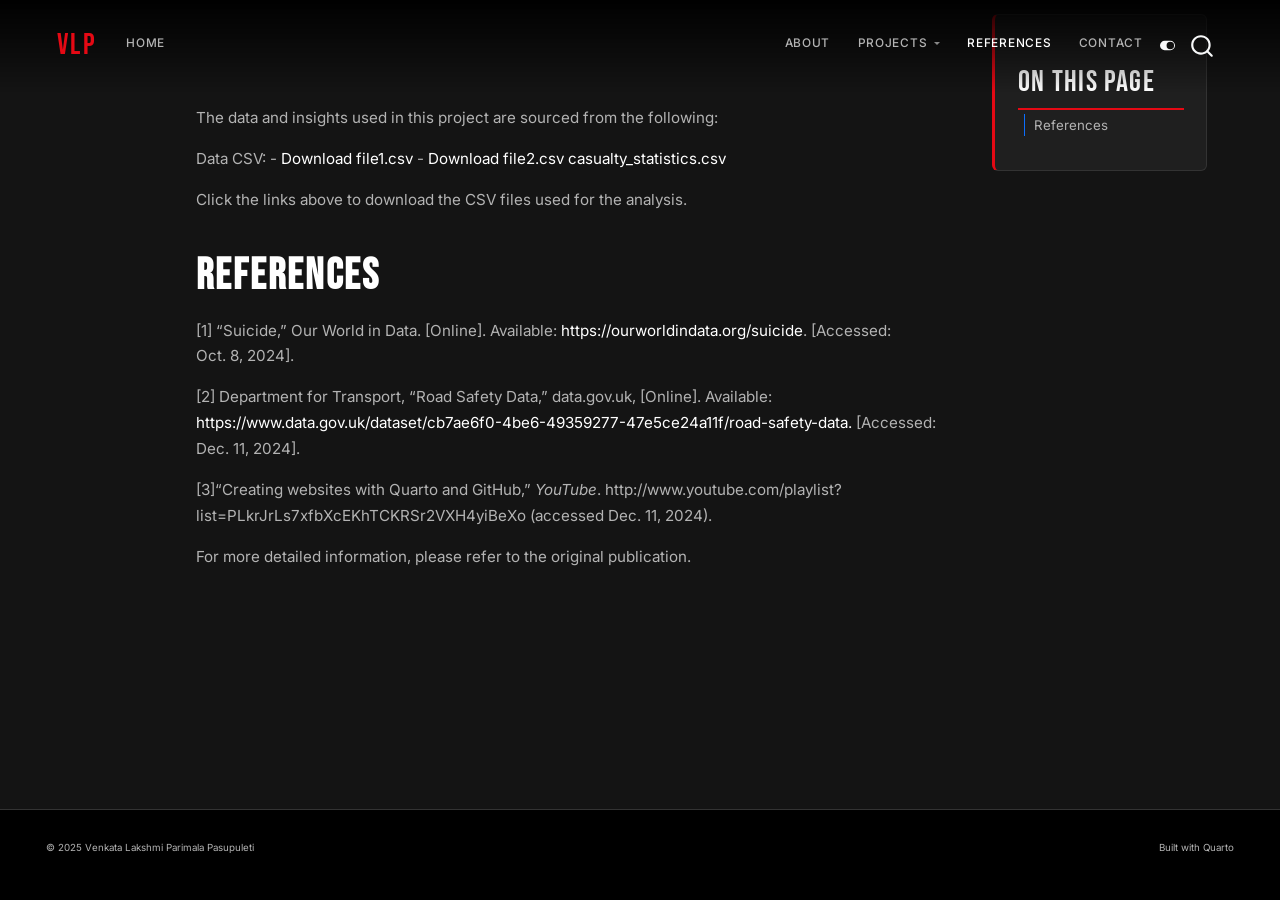
<file: docs/References.html>
<!DOCTYPE html>
<html xmlns="http://www.w3.org/1999/xhtml" lang="en" xml:lang="en"><head>

<meta charset="utf-8">
<meta name="generator" content="quarto-1.9.36">

<meta name="viewport" content="width=device-width, initial-scale=1.0, user-scalable=yes">


<title>references – VLP</title>
<style>
/* Default styles provided by pandoc.
** See https://pandoc.org/MANUAL.html#variables-for-html for config info.
*/
code{white-space: pre-wrap;}
span.smallcaps{font-variant: small-caps;}
div.columns{display: flex; gap: min(4vw, 1.5em);}
div.column{flex: auto; overflow-x: auto;}
div.hanging-indent{margin-left: 1.5em; text-indent: -1.5em;}
ul.task-list{list-style: none;}
ul.task-list li input[type="checkbox"] {
  width: 0.8em;
  margin: 0 0.8em 0.2em -1em; /* quarto-specific, see https://github.com/quarto-dev/quarto-cli/issues/4556 */ 
  vertical-align: middle;
}
</style>


<script src="site_libs/quarto-nav/quarto-nav.js"></script>
<script src="site_libs/quarto-nav/headroom.min.js"></script>
<script src="site_libs/clipboard/clipboard.min.js"></script>
<script src="site_libs/quarto-search/autocomplete.umd.js"></script>
<script src="site_libs/quarto-search/fuse.min.js"></script>
<script src="site_libs/quarto-search/quarto-search.js"></script>
<meta name="quarto:offset" content="./">
<link href="./images/myimage.jpg" rel="icon" type="image/jpeg">
<script src="site_libs/quarto-html/quarto.js" type="module"></script>
<script src="site_libs/quarto-html/tabsets/tabsets.js" type="module"></script>
<script src="site_libs/quarto-html/popper.min.js"></script>
<script src="site_libs/quarto-html/tippy.umd.min.js"></script>
<script src="site_libs/quarto-html/anchor.min.js"></script>
<link href="site_libs/quarto-html/tippy.css" rel="stylesheet">
<link href="site_libs/quarto-html/quarto-syntax-highlighting-dbc92dda8186f57fa2e333fbb71d6a9d.css" rel="stylesheet" class="quarto-color-scheme" id="quarto-text-highlighting-styles">
<link href="site_libs/quarto-html/quarto-syntax-highlighting-dark-dbc92dda8186f57fa2e333fbb71d6a9d.css" rel="stylesheet" class="quarto-color-scheme quarto-color-alternate" id="quarto-text-highlighting-styles">
<link href="site_libs/quarto-html/quarto-syntax-highlighting-dbc92dda8186f57fa2e333fbb71d6a9d.css" rel="stylesheet" class="quarto-color-scheme-extra" id="quarto-text-highlighting-styles">
<script src="site_libs/bootstrap/bootstrap.min.js"></script>
<link href="site_libs/bootstrap/bootstrap-icons.css" rel="stylesheet">
<link href="site_libs/bootstrap/bootstrap-f359c76eebcb751ca8f6a763dfcaf068.min.css" rel="stylesheet" append-hash="true" class="quarto-color-scheme" id="quarto-bootstrap" data-mode="light">
<link href="site_libs/bootstrap/bootstrap-dark-ee1acf71531af147f566b54c1d2030bc.min.css" rel="stylesheet" append-hash="true" class="quarto-color-scheme quarto-color-alternate" id="quarto-bootstrap" data-mode="dark">
<link href="site_libs/bootstrap/bootstrap-f359c76eebcb751ca8f6a763dfcaf068.min.css" rel="stylesheet" append-hash="true" class="quarto-color-scheme-extra" id="quarto-bootstrap" data-mode="light">
<script id="quarto-search-options" type="application/json">{
  "location": "navbar",
  "copy-button": false,
  "collapse-after": 3,
  "panel-placement": "end",
  "type": "overlay",
  "limit": 50,
  "keyboard-shortcut": [
    "f",
    "/",
    "s"
  ],
  "show-item-context": false,
  "language": {
    "search-no-results-text": "No results",
    "search-matching-documents-text": "matching documents",
    "search-copy-link-title": "Copy link to search",
    "search-hide-matches-text": "Hide additional matches",
    "search-more-match-text": "more match in this document",
    "search-more-matches-text": "more matches in this document",
    "search-clear-button-title": "Clear",
    "search-text-placeholder": "",
    "search-detached-cancel-button-title": "Cancel",
    "search-submit-button-title": "Submit",
    "search-label": "Search"
  }
}</script>
<style>html{ scroll-behavior: smooth; }</style>


</head>

<body class="nav-fixed quarto-dark"><script id="quarto-html-before-body" type="application/javascript">
    const toggleBodyColorMode = (bsSheetEl) => {
      const mode = bsSheetEl.getAttribute("data-mode");
      const bodyEl = window.document.querySelector("body");
      if (mode === "dark") {
        bodyEl.classList.add("quarto-dark");
        bodyEl.classList.remove("quarto-light");
      } else {
        bodyEl.classList.add("quarto-light");
        bodyEl.classList.remove("quarto-dark");
      }
    }
    const toggleBodyColorPrimary = () => {
      const bsSheetEl = window.document.querySelector("link#quarto-bootstrap:not([rel=disabled-stylesheet])");
      if (bsSheetEl) {
        toggleBodyColorMode(bsSheetEl);
      }
    }
    const setColorSchemeToggle = (alternate) => {
      const toggles = window.document.querySelectorAll('.quarto-color-scheme-toggle');
      for (let i=0; i < toggles.length; i++) {
        const toggle = toggles[i];
        if (toggle) {
          if (alternate) {
            toggle.classList.add("alternate");
          } else {
            toggle.classList.remove("alternate");
          }
        }
      }
    };
    const toggleColorMode = (alternate) => {
      // Switch the stylesheets
      const primaryStylesheets = window.document.querySelectorAll('link.quarto-color-scheme:not(.quarto-color-alternate)');
      const alternateStylesheets = window.document.querySelectorAll('link.quarto-color-scheme.quarto-color-alternate');
      manageTransitions('#quarto-margin-sidebar .nav-link', false);
      if (alternate) {
        // note: dark is layered on light, we don't disable primary!
        enableStylesheet(alternateStylesheets);
        for (const sheetNode of alternateStylesheets) {
          if (sheetNode.id === "quarto-bootstrap") {
            toggleBodyColorMode(sheetNode);
          }
        }
      } else {
        disableStylesheet(alternateStylesheets);
        enableStylesheet(primaryStylesheets)
        toggleBodyColorPrimary();
      }
      manageTransitions('#quarto-margin-sidebar .nav-link', true);
      // Switch the toggles
      setColorSchemeToggle(alternate)
      // Hack to workaround the fact that safari doesn't
      // properly recolor the scrollbar when toggling (#1455)
      if (navigator.userAgent.indexOf('Safari') > 0 && navigator.userAgent.indexOf('Chrome') == -1) {
        manageTransitions("body", false);
        window.scrollTo(0, 1);
        setTimeout(() => {
          window.scrollTo(0, 0);
          manageTransitions("body", true);
        }, 40);
      }
    }
    const disableStylesheet = (stylesheets) => {
      for (let i=0; i < stylesheets.length; i++) {
        const stylesheet = stylesheets[i];
        stylesheet.rel = 'disabled-stylesheet';
      }
    }
    const enableStylesheet = (stylesheets) => {
      for (let i=0; i < stylesheets.length; i++) {
        const stylesheet = stylesheets[i];
        if(stylesheet.rel !== 'stylesheet') { // for Chrome, which will still FOUC without this check
          stylesheet.rel = 'stylesheet';
        }
      }
    }
    const manageTransitions = (selector, allowTransitions) => {
      const els = window.document.querySelectorAll(selector);
      for (let i=0; i < els.length; i++) {
        const el = els[i];
        if (allowTransitions) {
          el.classList.remove('notransition');
        } else {
          el.classList.add('notransition');
        }
      }
    }
    const isFileUrl = () => {
      return window.location.protocol === 'file:';
    }
    const hasAlternateSentinel = () => {
      let styleSentinel = getColorSchemeSentinel();
      if (styleSentinel !== null) {
        return styleSentinel === "alternate";
      } else {
        return false;
      }
    }
    const setStyleSentinel = (alternate) => {
      const value = alternate ? "alternate" : "default";
      if (!isFileUrl()) {
        window.localStorage.setItem("quarto-color-scheme", value);
      } else {
        localAlternateSentinel = value;
      }
    }
    const getColorSchemeSentinel = () => {
      if (!isFileUrl()) {
        const storageValue = window.localStorage.getItem("quarto-color-scheme");
        return storageValue != null ? storageValue : localAlternateSentinel;
      } else {
        return localAlternateSentinel;
      }
    }
    const toggleGiscusIfUsed = (isAlternate, darkModeDefault) => {
      const baseTheme = document.querySelector('#giscus-base-theme')?.value ?? 'light';
      const alternateTheme = document.querySelector('#giscus-alt-theme')?.value ?? 'dark';
      let newTheme = '';
      if(authorPrefersDark) {
        newTheme = isAlternate ? baseTheme : alternateTheme;
      } else {
        newTheme = isAlternate ? alternateTheme : baseTheme;
      }
      const changeGiscusTheme = () => {
        // From: https://github.com/giscus/giscus/issues/336
        const sendMessage = (message) => {
          const iframe = document.querySelector('iframe.giscus-frame');
          if (!iframe) return;
          iframe.contentWindow.postMessage({ giscus: message }, 'https://giscus.app');
        }
        sendMessage({
          setConfig: {
            theme: newTheme
          }
        });
      }
      const isGiscussLoaded = window.document.querySelector('iframe.giscus-frame') !== null;
      if (isGiscussLoaded) {
        changeGiscusTheme();
      }
    };
    const authorPrefersDark = true;
    const darkModeDefault = authorPrefersDark;
    let localAlternateSentinel = darkModeDefault ? 'alternate' : 'default';
    // Dark / light mode switch
    window.quartoToggleColorScheme = () => {
      // Read the current dark / light value
      let toAlternate = !hasAlternateSentinel();
      toggleColorMode(toAlternate);
      setStyleSentinel(toAlternate);
      toggleGiscusIfUsed(toAlternate, darkModeDefault);
      window.dispatchEvent(new Event('resize'));
    };
    // Switch to dark mode if need be
    if (hasAlternateSentinel()) {
      toggleColorMode(true);
    } else {
      toggleColorMode(false);
    }
  </script>

<div id="quarto-search-results"></div>
  <header id="quarto-header" class="headroom fixed-top">
    <nav class="navbar navbar-expand-lg " data-bs-theme="dark">
      <div class="navbar-container container-fluid">
      <div class="navbar-brand-container mx-auto">
    <a class="navbar-brand" href="./index.html">
    <span class="navbar-title">VLP</span>
    </a>
  </div>
            <div id="quarto-search" class="" title="Search"></div>
          <button class="navbar-toggler" type="button" data-bs-toggle="collapse" data-bs-target="#navbarCollapse" aria-controls="navbarCollapse" role="menu" aria-expanded="false" aria-label="Toggle navigation" onclick="if (window.quartoToggleHeadroom) { window.quartoToggleHeadroom(); }">
  <span class="navbar-toggler-icon"></span>
</button>
          <div class="collapse navbar-collapse" id="navbarCollapse">
            <ul class="navbar-nav navbar-nav-scroll me-auto">
  <li class="nav-item">
    <a class="nav-link" href="./index.html"> 
<span class="menu-text">HOME</span></a>
  </li>  
</ul>
            <ul class="navbar-nav navbar-nav-scroll ms-auto">
  <li class="nav-item">
    <a class="nav-link" href="./about.html"> 
<span class="menu-text">ABOUT</span></a>
  </li>  
  <li class="nav-item dropdown ">
    <a class="nav-link dropdown-toggle" href="#" id="nav-menu-projects" role="link" data-bs-toggle="dropdown" aria-expanded="false">
 <span class="menu-text">PROJECTS</span>
    </a>
    <ul class="dropdown-menu dropdown-menu-end" aria-labelledby="nav-menu-projects">    
        <li>
    <a class="dropdown-item" href="./project_agentprobe.html">
 <span class="dropdown-text">AgentProbe — AI Testing Toolkit</span></a>
  </li>  
        <li>
    <a class="dropdown-item" href="./project_aifhir.html">
 <span class="dropdown-text">AI on FHIR — Medical NLP</span></a>
  </li>  
        <li>
    <a class="dropdown-item" href="./project_crashclarity.html">
 <span class="dropdown-text">CrashClarity — UK Road Safety</span></a>
  </li>  
        <li>
    <a class="dropdown-item" href="./project_suicide_rates.html">
 <span class="dropdown-text">Global Suicide Rates Analysis</span></a>
  </li>  
        <li>
    <a class="dropdown-item" href="./project_realestate.html">
 <span class="dropdown-text">Real Estate vs Socioeconomics</span></a>
  </li>  
    </ul>
  </li>
  <li class="nav-item">
    <a class="nav-link active" href="./References.html" aria-current="page"> 
<span class="menu-text">REFERENCES</span></a>
  </li>  
  <li class="nav-item">
    <a class="nav-link" href="./contact.html"> 
<span class="menu-text">CONTACT</span></a>
  </li>  
</ul>
          </div> <!-- /navcollapse -->
            <div class="quarto-navbar-tools">
  <a href="" class="quarto-color-scheme-toggle quarto-navigation-tool  px-1" onclick="window.quartoToggleColorScheme(); return false;" title="Toggle dark mode"><i class="bi"></i></a>
</div>
      </div> <!-- /container-fluid -->
    </nav>
</header>
<!-- content -->
<div id="quarto-content" class="quarto-container page-columns page-rows-contents page-layout-article page-navbar">
<!-- sidebar -->
<!-- margin-sidebar -->
    <div id="quarto-margin-sidebar" class="sidebar margin-sidebar">
        <nav id="TOC" role="doc-toc" class="toc-active">
    <h2 id="toc-title">ON THIS PAGE</h2>
   
  <ul>
  <li><a href="#references" id="toc-references" class="nav-link active" data-scroll-target="#references">References</a></li>
  </ul>
</nav>
    </div>
<!-- main -->
<main class="content" id="quarto-document-content"><header id="title-block-header" class="quarto-title-block"></header>





<p>The data and insights used in this project are sourced from the following:</p>
<p>Data CSV: - <a href="suicide-rates-all.csv" download="suicide-rates-all.csv">Download file1.csv</a> - <a href="suicide-rates-by-age.csv" download="suicide-rates-by-age.csv">Download file2.csv</a> <a href="casualty_statistics.csv" download="casualty_statistics.csv">casualty_statistics.csv</a></p>
<p>Click the links above to download the CSV files used for the analysis.</p>
<section id="references" class="level1">
<h1>References</h1>
<p>[1] “Suicide,” Our World in Data. [Online]. Available: <a href="https://ourworldindata.org/suicide" class="uri">https://ourworldindata.org/suicide</a>. [Accessed: Oct.&nbsp;8, 2024].</p>
<p>[2] Department for Transport, “Road Safety Data,” data.gov.uk, [Online]. Available: <a href="https://www.data.gov.uk/dataset/cb7ae6f0-4be6-4935-9277-47e5ce24a11f/road-safety-data">https://www.data.gov.uk/dataset/cb7ae6f0-4be6-49359277-47e5ce24a11f/road-safety-data.</a> [Accessed: Dec.&nbsp;11, 2024].</p>
<p>‌[3]“Creating websites with Quarto and GitHub,” <em>YouTube</em>. http://www.youtube.com/playlist?list=PLkrJrLs7xfbXcEKhTCKRSr2VXH4yiBeXo (accessed Dec.&nbsp;11, 2024).</p>
<p>For more detailed information, please refer to the original publication.</p>


</section>

</main> <!-- /main -->
<script id="quarto-html-after-body" type="application/javascript">
  window.document.addEventListener("DOMContentLoaded", function (event) {
    // Ensure there is a toggle, if there isn't float one in the top right
    if (window.document.querySelector('.quarto-color-scheme-toggle') === null) {
      const a = window.document.createElement('a');
      a.classList.add('top-right');
      a.classList.add('quarto-color-scheme-toggle');
      a.href = "";
      a.onclick = function() { try { window.quartoToggleColorScheme(); } catch {} return false; };
      const i = window.document.createElement("i");
      i.classList.add('bi');
      a.appendChild(i);
      window.document.body.appendChild(a);
    }
    setColorSchemeToggle(hasAlternateSentinel())
    const icon = "";
    const anchorJS = new window.AnchorJS();
    anchorJS.options = {
      placement: 'right',
      icon: icon
    };
    anchorJS.add('.anchored');
    const isCodeAnnotation = (el) => {
      for (const clz of el.classList) {
        if (clz.startsWith('code-annotation-')) {                     
          return true;
        }
      }
      return false;
    }
    const onCopySuccess = function(e) {
      // button target
      const button = e.trigger;
      // don't keep focus
      button.blur();
      // flash "checked"
      button.classList.add('code-copy-button-checked');
      var currentTitle = button.getAttribute("title");
      button.setAttribute("title", "Copied!");
      let tooltip;
      if (window.bootstrap) {
        button.setAttribute("data-bs-toggle", "tooltip");
        button.setAttribute("data-bs-placement", "left");
        button.setAttribute("data-bs-title", "Copied!");
        tooltip = new bootstrap.Tooltip(button, 
          { trigger: "manual", 
            customClass: "code-copy-button-tooltip",
            offset: [0, -8]});
        tooltip.show();    
      }
      setTimeout(function() {
        if (tooltip) {
          tooltip.hide();
          button.removeAttribute("data-bs-title");
          button.removeAttribute("data-bs-toggle");
          button.removeAttribute("data-bs-placement");
        }
        button.setAttribute("title", currentTitle);
        button.classList.remove('code-copy-button-checked');
      }, 1000);
      // clear code selection
      e.clearSelection();
    }
    const getTextToCopy = function(trigger) {
      const outerScaffold = trigger.parentElement.cloneNode(true);
      const codeEl = outerScaffold.querySelector('code');
      for (const childEl of codeEl.children) {
        if (isCodeAnnotation(childEl)) {
          childEl.remove();
        }
      }
      return codeEl.innerText;
    }
    const clipboard = new window.ClipboardJS('.code-copy-button:not([data-in-quarto-modal])', {
      text: getTextToCopy
    });
    clipboard.on('success', onCopySuccess);
    if (window.document.getElementById('quarto-embedded-source-code-modal')) {
      const clipboardModal = new window.ClipboardJS('.code-copy-button[data-in-quarto-modal]', {
        text: getTextToCopy,
        container: window.document.getElementById('quarto-embedded-source-code-modal')
      });
      clipboardModal.on('success', onCopySuccess);
    }
      var localhostRegex = new RegExp(/^(?:http|https):\/\/localhost\:?[0-9]*\//);
      var mailtoRegex = new RegExp(/^mailto:/);
        var filterRegex = new RegExp('/' + window.location.host + '/');
      var isInternal = (href) => {
          return filterRegex.test(href) || localhostRegex.test(href) || mailtoRegex.test(href);
      }
      // Inspect non-navigation links and adorn them if external
     var links = window.document.querySelectorAll('a[href]:not(.nav-link):not(.navbar-brand):not(.toc-action):not(.sidebar-link):not(.sidebar-item-toggle):not(.pagination-link):not(.no-external):not([aria-hidden]):not(.dropdown-item):not(.quarto-navigation-tool):not(.about-link)');
      for (var i=0; i<links.length; i++) {
        const link = links[i];
        if (!isInternal(link.href)) {
          // undo the damage that might have been done by quarto-nav.js in the case of
          // links that we want to consider external
          if (link.dataset.originalHref !== undefined) {
            link.href = link.dataset.originalHref;
          }
            // target, if specified
            link.setAttribute("target", "_blank");
            if (link.getAttribute("rel") === null) {
              link.setAttribute("rel", "noopener");
            }
        }
      }
    function tippyHover(el, contentFn, onTriggerFn, onUntriggerFn) {
      const config = {
        allowHTML: true,
        maxWidth: 500,
        delay: 100,
        arrow: false,
        appendTo: function(el) {
            return el.parentElement;
        },
        interactive: true,
        interactiveBorder: 10,
        theme: 'quarto',
        placement: 'bottom-start',
      };
      if (contentFn) {
        config.content = contentFn;
      }
      if (onTriggerFn) {
        config.onTrigger = onTriggerFn;
      }
      if (onUntriggerFn) {
        config.onUntrigger = onUntriggerFn;
      }
      window.tippy(el, config); 
    }
    const noterefs = window.document.querySelectorAll('a[role="doc-noteref"]');
    for (var i=0; i<noterefs.length; i++) {
      const ref = noterefs[i];
      tippyHover(ref, function() {
        // use id or data attribute instead here
        let href = ref.getAttribute('data-footnote-href') || ref.getAttribute('href');
        try { href = new URL(href).hash; } catch {}
        const id = href.replace(/^#\/?/, "");
        const note = window.document.getElementById(id);
        if (note) {
          return note.innerHTML;
        } else {
          return "";
        }
      });
    }
    const xrefs = window.document.querySelectorAll('a.quarto-xref');
    const processXRef = (id, note) => {
      // Strip column container classes
      const stripColumnClz = (el) => {
        el.classList.remove("page-full", "page-columns");
        if (el.children) {
          for (const child of el.children) {
            stripColumnClz(child);
          }
        }
      }
      stripColumnClz(note)
      if (id === null || id.startsWith('sec-')) {
        // Special case sections, only their first couple elements
        const container = document.createElement("div");
        if (note.children && note.children.length > 2) {
          container.appendChild(note.children[0].cloneNode(true));
          for (let i = 1; i < note.children.length; i++) {
            const child = note.children[i];
            if (child.tagName === "P" && child.innerText === "") {
              continue;
            } else {
              container.appendChild(child.cloneNode(true));
              break;
            }
          }
          if (window.Quarto?.typesetMath) {
            window.Quarto.typesetMath(container);
          }
          return container.innerHTML
        } else {
          if (window.Quarto?.typesetMath) {
            window.Quarto.typesetMath(note);
          }
          return note.innerHTML;
        }
      } else {
        // Remove any anchor links if they are present
        const anchorLink = note.querySelector('a.anchorjs-link');
        if (anchorLink) {
          anchorLink.remove();
        }
        if (window.Quarto?.typesetMath) {
          window.Quarto.typesetMath(note);
        }
        if (note.classList.contains("callout")) {
          return note.outerHTML;
        } else {
          return note.innerHTML;
        }
      }
    }
    for (var i=0; i<xrefs.length; i++) {
      const xref = xrefs[i];
      tippyHover(xref, undefined, function(instance) {
        instance.disable();
        let url = xref.getAttribute('href');
        let hash = undefined; 
        if (url.startsWith('#')) {
          hash = url;
        } else {
          try { hash = new URL(url).hash; } catch {}
        }
        if (hash) {
          const id = hash.replace(/^#\/?/, "");
          const note = window.document.getElementById(id);
          if (note !== null) {
            try {
              const html = processXRef(id, note.cloneNode(true));
              instance.setContent(html);
            } finally {
              instance.enable();
              instance.show();
            }
          } else {
            // See if we can fetch this
            fetch(url.split('#')[0])
            .then(res => res.text())
            .then(html => {
              const parser = new DOMParser();
              const htmlDoc = parser.parseFromString(html, "text/html");
              const note = htmlDoc.getElementById(id);
              if (note !== null) {
                const html = processXRef(id, note);
                instance.setContent(html);
              } 
            }).finally(() => {
              instance.enable();
              instance.show();
            });
          }
        } else {
          // See if we can fetch a full url (with no hash to target)
          // This is a special case and we should probably do some content thinning / targeting
          fetch(url)
          .then(res => res.text())
          .then(html => {
            const parser = new DOMParser();
            const htmlDoc = parser.parseFromString(html, "text/html");
            const note = htmlDoc.querySelector('main.content');
            if (note !== null) {
              // This should only happen for chapter cross references
              // (since there is no id in the URL)
              // remove the first header
              if (note.children.length > 0 && note.children[0].tagName === "HEADER") {
                note.children[0].remove();
              }
              const html = processXRef(null, note);
              instance.setContent(html);
            } 
          }).finally(() => {
            instance.enable();
            instance.show();
          });
        }
      }, function(instance) {
      });
    }
        let selectedAnnoteEl;
        const selectorForAnnotation = ( cell, annotation) => {
          let cellAttr = 'data-code-cell="' + cell + '"';
          let lineAttr = 'data-code-annotation="' +  annotation + '"';
          const selector = 'span[' + cellAttr + '][' + lineAttr + ']';
          return selector;
        }
        const selectCodeLines = (annoteEl) => {
          const doc = window.document;
          const targetCell = annoteEl.getAttribute("data-target-cell");
          const targetAnnotation = annoteEl.getAttribute("data-target-annotation");
          const annoteSpan = window.document.querySelector(selectorForAnnotation(targetCell, targetAnnotation));
          const lines = annoteSpan.getAttribute("data-code-lines").split(",");
          const lineIds = lines.map((line) => {
            return targetCell + "-" + line;
          })
          let top = null;
          let height = null;
          let parent = null;
          if (lineIds.length > 0) {
              //compute the position of the single el (top and bottom and make a div)
              const el = window.document.getElementById(lineIds[0]);
              top = el.offsetTop;
              height = el.offsetHeight;
              parent = el.parentElement.parentElement;
            if (lineIds.length > 1) {
              const lastEl = window.document.getElementById(lineIds[lineIds.length - 1]);
              const bottom = lastEl.offsetTop + lastEl.offsetHeight;
              height = bottom - top;
            }
            if (top !== null && height !== null && parent !== null) {
              // cook up a div (if necessary) and position it 
              let div = window.document.getElementById("code-annotation-line-highlight");
              if (div === null) {
                div = window.document.createElement("div");
                div.setAttribute("id", "code-annotation-line-highlight");
                div.style.position = 'absolute';
                parent.appendChild(div);
              }
              div.style.top = top - 2 + "px";
              div.style.height = height + 4 + "px";
              div.style.left = 0;
              let gutterDiv = window.document.getElementById("code-annotation-line-highlight-gutter");
              if (gutterDiv === null) {
                gutterDiv = window.document.createElement("div");
                gutterDiv.setAttribute("id", "code-annotation-line-highlight-gutter");
                gutterDiv.style.position = 'absolute';
                const codeCell = window.document.getElementById(targetCell);
                const gutter = codeCell.querySelector('.code-annotation-gutter');
                gutter.appendChild(gutterDiv);
              }
              gutterDiv.style.top = top - 2 + "px";
              gutterDiv.style.height = height + 4 + "px";
            }
            selectedAnnoteEl = annoteEl;
          }
        };
        const unselectCodeLines = () => {
          const elementsIds = ["code-annotation-line-highlight", "code-annotation-line-highlight-gutter"];
          elementsIds.forEach((elId) => {
            const div = window.document.getElementById(elId);
            if (div) {
              div.remove();
            }
          });
          selectedAnnoteEl = undefined;
        };
          // Handle positioning of the toggle
      window.addEventListener(
        "resize",
        throttle(() => {
          elRect = undefined;
          if (selectedAnnoteEl) {
            selectCodeLines(selectedAnnoteEl);
          }
        }, 10)
      );
      function throttle(fn, ms) {
      let throttle = false;
      let timer;
        return (...args) => {
          if(!throttle) { // first call gets through
              fn.apply(this, args);
              throttle = true;
          } else { // all the others get throttled
              if(timer) clearTimeout(timer); // cancel #2
              timer = setTimeout(() => {
                fn.apply(this, args);
                timer = throttle = false;
              }, ms);
          }
        };
      }
        // Attach click handler to the DT
        const annoteDls = window.document.querySelectorAll('dt[data-target-cell]');
        for (const annoteDlNode of annoteDls) {
          annoteDlNode.addEventListener('click', (event) => {
            const clickedEl = event.target;
            if (clickedEl !== selectedAnnoteEl) {
              unselectCodeLines();
              const activeEl = window.document.querySelector('dt[data-target-cell].code-annotation-active');
              if (activeEl) {
                activeEl.classList.remove('code-annotation-active');
              }
              selectCodeLines(clickedEl);
              clickedEl.classList.add('code-annotation-active');
            } else {
              // Unselect the line
              unselectCodeLines();
              clickedEl.classList.remove('code-annotation-active');
            }
          });
        }
    const findCites = (el) => {
      const parentEl = el.parentElement;
      if (parentEl) {
        const cites = parentEl.dataset.cites;
        if (cites) {
          return {
            el,
            cites: cites.split(' ')
          };
        } else {
          return findCites(el.parentElement)
        }
      } else {
        return undefined;
      }
    };
    var bibliorefs = window.document.querySelectorAll('a[role="doc-biblioref"]');
    for (var i=0; i<bibliorefs.length; i++) {
      const ref = bibliorefs[i];
      const citeInfo = findCites(ref);
      if (citeInfo) {
        tippyHover(citeInfo.el, function() {
          var popup = window.document.createElement('div');
          citeInfo.cites.forEach(function(cite) {
            var citeDiv = window.document.createElement('div');
            citeDiv.classList.add('hanging-indent');
            citeDiv.classList.add('csl-entry');
            var biblioDiv = window.document.getElementById('ref-' + cite);
            if (biblioDiv) {
              citeDiv.innerHTML = biblioDiv.innerHTML;
            }
            popup.appendChild(citeDiv);
          });
          return popup.innerHTML;
        });
      }
    }
  });
  </script>
</div> <!-- /content -->
<footer class="footer">
  <div class="nav-footer">
    <div class="nav-footer-left">
<p>© 2025 Venkata Lakshmi Parimala Pasupuleti</p>
</div>   
    <div class="nav-footer-center">
      &nbsp;
    </div>
    <div class="nav-footer-right">
<p>Built with Quarto</p>
</div>
  </div>
</footer>




<script src="site_libs/quarto-html/zenscroll-min.js"></script>
</body></html>
</file>
<file: docs/site_libs/quarto-html/tippy.css>
.tippy-box[data-animation=fade][data-state=hidden]{opacity:0}[data-tippy-root]{max-width:calc(100vw - 10px)}.tippy-box{position:relative;background-color:#333;color:#fff;border-radius:4px;font-size:14px;line-height:1.4;white-space:normal;outline:0;transition-property:transform,visibility,opacity}.tippy-box[data-placement^=top]>.tippy-arrow{bottom:0}.tippy-box[data-placement^=top]>.tippy-arrow:before{bottom:-7px;left:0;border-width:8px 8px 0;border-top-color:initial;transform-origin:center top}.tippy-box[data-placement^=bottom]>.tippy-arrow{top:0}.tippy-box[data-placement^=bottom]>.tippy-arrow:before{top:-7px;left:0;border-width:0 8px 8px;border-bottom-color:initial;transform-origin:center bottom}.tippy-box[data-placement^=left]>.tippy-arrow{right:0}.tippy-box[data-placement^=left]>.tippy-arrow:before{border-width:8px 0 8px 8px;border-left-color:initial;right:-7px;transform-origin:center left}.tippy-box[data-placement^=right]>.tippy-arrow{left:0}.tippy-box[data-placement^=right]>.tippy-arrow:before{left:-7px;border-width:8px 8px 8px 0;border-right-color:initial;transform-origin:center right}.tippy-box[data-inertia][data-state=visible]{transition-timing-function:cubic-bezier(.54,1.5,.38,1.11)}.tippy-arrow{width:16px;height:16px;color:#333}.tippy-arrow:before{content:"";position:absolute;border-color:transparent;border-style:solid}.tippy-content{position:relative;padding:5px 9px;z-index:1}
</file>
<file: docs/site_libs/quarto-html/quarto-syntax-highlighting-dbc92dda8186f57fa2e333fbb71d6a9d.css>
/* quarto syntax highlight colors */
:root {
  --quarto-hl-al-color: #ff5555;
  --quarto-hl-an-color: #6a737d;
  --quarto-hl-at-color: #f97583;
  --quarto-hl-bn-color: #79b8ff;
  --quarto-hl-bu-color: #f97583;
  --quarto-hl-ch-color: #9ecbff;
  --quarto-hl-co-color: #6a737d;
  --quarto-hl-cv-color: #6a737d;
  --quarto-hl-cn-color: #79b8ff;
  --quarto-hl-cf-color: #f97583;
  --quarto-hl-dt-color: #f97583;
  --quarto-hl-dv-color: #79b8ff;
  --quarto-hl-do-color: #6a737d;
  --quarto-hl-er-color: #ff5555;
  --quarto-hl-ex-color: #f97583;
  --quarto-hl-fl-color: #79b8ff;
  --quarto-hl-fu-color: #b392f0;
  --quarto-hl-im-color: #9ecbff;
  --quarto-hl-in-color: #6a737d;
  --quarto-hl-kw-color: #f97583;
  --quarto-hl-op-color: #e1e4e8;
  --quarto-hl-pp-color: #f97583;
  --quarto-hl-re-color: #6a737d;
  --quarto-hl-sc-color: #79b8ff;
  --quarto-hl-ss-color: #9ecbff;
  --quarto-hl-st-color: #9ecbff;
  --quarto-hl-va-color: #ffab70;
  --quarto-hl-vs-color: #9ecbff;
  --quarto-hl-wa-color: #ff5555;
}

/* other quarto variables */
:root {
  --quarto-font-monospace: SFMono-Regular, Menlo, Monaco, Consolas, "Liberation Mono", "Courier New", monospace;
}

/* syntax highlight based on Pandoc's rules */
pre > code.sourceCode > span {
  color: #e1e4e8;
}

code.sourceCode > span {
  color: #e1e4e8;
}

div.sourceCode,
div.sourceCode pre.sourceCode {
  color: #e1e4e8;
}

/* Normal */
code span {
  color: #e1e4e8;
}

/* Alert */
code span.al {
  font-weight: bold;
  color: #ff5555;
}

/* Annotation */
code span.an {
  color: #6a737d;
}

/* Attribute */
code span.at {
  color: #f97583;
}

/* BaseN */
code span.bn {
  color: #79b8ff;
}

/* BuiltIn */
code span.bu {
  color: #f97583;
}

/* ControlFlow */
code span.cf {
  color: #f97583;
}

/* Char */
code span.ch {
  color: #9ecbff;
}

/* Constant */
code span.cn {
  color: #79b8ff;
}

/* Comment */
code span.co {
  color: #6a737d;
}

/* CommentVar */
code span.cv {
  color: #6a737d;
}

/* Documentation */
code span.do {
  color: #6a737d;
}

/* DataType */
code span.dt {
  color: #f97583;
}

/* DecVal */
code span.dv {
  color: #79b8ff;
}

/* Error */
code span.er {
  color: #ff5555;
  text-decoration: underline;
}

/* Extension */
code span.ex {
  font-weight: bold;
  color: #f97583;
}

/* Float */
code span.fl {
  color: #79b8ff;
}

/* Function */
code span.fu {
  color: #b392f0;
}

/* Import */
code span.im {
  color: #9ecbff;
}

/* Information */
code span.in {
  color: #6a737d;
}

/* Keyword */
code span.kw {
  color: #f97583;
}

/* Operator */
code span.op {
  color: #e1e4e8;
}

/* Preprocessor */
code span.pp {
  color: #f97583;
}

/* RegionMarker */
code span.re {
  color: #6a737d;
}

/* SpecialChar */
code span.sc {
  color: #79b8ff;
}

/* SpecialString */
code span.ss {
  color: #9ecbff;
}

/* String */
code span.st {
  color: #9ecbff;
}

/* Variable */
code span.va {
  color: #ffab70;
}

/* VerbatimString */
code span.vs {
  color: #9ecbff;
}

/* Warning */
code span.wa {
  color: #ff5555;
}

.prevent-inlining {
  content: "</";
}

/*# sourceMappingURL=5b44f16740065ab3ac5bade16adfc271.css.map */
</file>
<file: docs/site_libs/quarto-html/quarto-syntax-highlighting-dark-dbc92dda8186f57fa2e333fbb71d6a9d.css>
/* quarto syntax highlight colors */
:root {
  --quarto-hl-al-color: #ff5555;
  --quarto-hl-an-color: #6a737d;
  --quarto-hl-at-color: #f97583;
  --quarto-hl-bn-color: #79b8ff;
  --quarto-hl-bu-color: #f97583;
  --quarto-hl-ch-color: #9ecbff;
  --quarto-hl-co-color: #6a737d;
  --quarto-hl-cv-color: #6a737d;
  --quarto-hl-cn-color: #79b8ff;
  --quarto-hl-cf-color: #f97583;
  --quarto-hl-dt-color: #f97583;
  --quarto-hl-dv-color: #79b8ff;
  --quarto-hl-do-color: #6a737d;
  --quarto-hl-er-color: #ff5555;
  --quarto-hl-ex-color: #f97583;
  --quarto-hl-fl-color: #79b8ff;
  --quarto-hl-fu-color: #b392f0;
  --quarto-hl-im-color: #9ecbff;
  --quarto-hl-in-color: #6a737d;
  --quarto-hl-kw-color: #f97583;
  --quarto-hl-op-color: #e1e4e8;
  --quarto-hl-pp-color: #f97583;
  --quarto-hl-re-color: #6a737d;
  --quarto-hl-sc-color: #79b8ff;
  --quarto-hl-ss-color: #9ecbff;
  --quarto-hl-st-color: #9ecbff;
  --quarto-hl-va-color: #ffab70;
  --quarto-hl-vs-color: #9ecbff;
  --quarto-hl-wa-color: #ff5555;
}

/* other quarto variables */
:root {
  --quarto-font-monospace: SFMono-Regular, Menlo, Monaco, Consolas, "Liberation Mono", "Courier New", monospace;
}

/* syntax highlight based on Pandoc's rules */
pre > code.sourceCode > span {
  color: #e1e4e8;
}

code.sourceCode > span {
  color: #e1e4e8;
}

div.sourceCode,
div.sourceCode pre.sourceCode {
  color: #e1e4e8;
}

/* Normal */
code span {
  color: #e1e4e8;
}

/* Alert */
code span.al {
  font-weight: bold;
  color: #ff5555;
}

/* Annotation */
code span.an {
  color: #6a737d;
}

/* Attribute */
code span.at {
  color: #f97583;
}

/* BaseN */
code span.bn {
  color: #79b8ff;
}

/* BuiltIn */
code span.bu {
  color: #f97583;
}

/* ControlFlow */
code span.cf {
  color: #f97583;
}

/* Char */
code span.ch {
  color: #9ecbff;
}

/* Constant */
code span.cn {
  color: #79b8ff;
}

/* Comment */
code span.co {
  color: #6a737d;
}

/* CommentVar */
code span.cv {
  color: #6a737d;
}

/* Documentation */
code span.do {
  color: #6a737d;
}

/* DataType */
code span.dt {
  color: #f97583;
}

/* DecVal */
code span.dv {
  color: #79b8ff;
}

/* Error */
code span.er {
  color: #ff5555;
  text-decoration: underline;
}

/* Extension */
code span.ex {
  font-weight: bold;
  color: #f97583;
}

/* Float */
code span.fl {
  color: #79b8ff;
}

/* Function */
code span.fu {
  color: #b392f0;
}

/* Import */
code span.im {
  color: #9ecbff;
}

/* Information */
code span.in {
  color: #6a737d;
}

/* Keyword */
code span.kw {
  color: #f97583;
}

/* Operator */
code span.op {
  color: #e1e4e8;
}

/* Preprocessor */
code span.pp {
  color: #f97583;
}

/* RegionMarker */
code span.re {
  color: #6a737d;
}

/* SpecialChar */
code span.sc {
  color: #79b8ff;
}

/* SpecialString */
code span.ss {
  color: #9ecbff;
}

/* String */
code span.st {
  color: #9ecbff;
}

/* Variable */
code span.va {
  color: #ffab70;
}

/* VerbatimString */
code span.vs {
  color: #9ecbff;
}

/* Warning */
code span.wa {
  color: #ff5555;
}

.prevent-inlining {
  content: "</";
}

/*# sourceMappingURL=5b44f16740065ab3ac5bade16adfc271.css.map */
</file>
<file: docs/site_libs/htmltools-fill-0.5.9/fill.css>
@layer htmltools {
  .html-fill-container {
    display: flex;
    flex-direction: column;
    /* Prevent the container from expanding vertically or horizontally beyond its
    parent's constraints. */
    min-height: 0;
    min-width: 0;
  }
  .html-fill-container > .html-fill-item {
    /* Fill items can grow and shrink freely within
    available vertical space in fillable container */
    flex: 1 1 auto;
    min-height: 0;
    min-width: 0;
  }
  .html-fill-container > :not(.html-fill-item) {
    /* Prevent shrinking or growing of non-fill items */
    flex: 0 0 auto;
  }
}
</file>
<file: docs/site_libs/plotly-htmlwidgets-css-2.25.2/plotly-htmlwidgets.css>
/*
just here so that plotly works
correctly with ioslides.
see https://github.com/ropensci/plotly/issues/463
*/

slide:not(.current) .plotly.html-widget{
  display: none;
}
</file>
<file: docs/site_libs/crosstalk-1.2.2/css/crosstalk.min.css>
.container-fluid.crosstalk-bscols{margin-left:-30px;margin-right:-30px;white-space:normal}body>.container-fluid.crosstalk-bscols{margin-left:auto;margin-right:auto}.crosstalk-input-checkboxgroup .crosstalk-options-group .crosstalk-options-column{display:inline-block;padding-right:12px;vertical-align:top}@media only screen and (max-width: 480px){.crosstalk-input-checkboxgroup .crosstalk-options-group .crosstalk-options-column{display:block;padding-right:inherit}}.crosstalk-input{margin-bottom:15px}.crosstalk-input .control-label{margin-bottom:0;vertical-align:middle}.crosstalk-input input[type="checkbox"]{margin:4px 0 0;margin-top:1px;line-height:normal}.crosstalk-input .checkbox{position:relative;display:block;margin-top:10px;margin-bottom:10px}.crosstalk-input .checkbox>label{padding-left:20px;margin-bottom:0;font-weight:400;cursor:pointer}.crosstalk-input .checkbox input[type="checkbox"],.crosstalk-input .checkbox-inline input[type="checkbox"]{position:absolute;margin-top:2px;margin-left:-20px}.crosstalk-input .checkbox+.checkbox{margin-top:-5px}.crosstalk-input .checkbox-inline{position:relative;display:inline-block;padding-left:20px;margin-bottom:0;font-weight:400;vertical-align:middle;cursor:pointer}.crosstalk-input .checkbox-inline+.checkbox-inline{margin-top:0;margin-left:10px}
</file>
